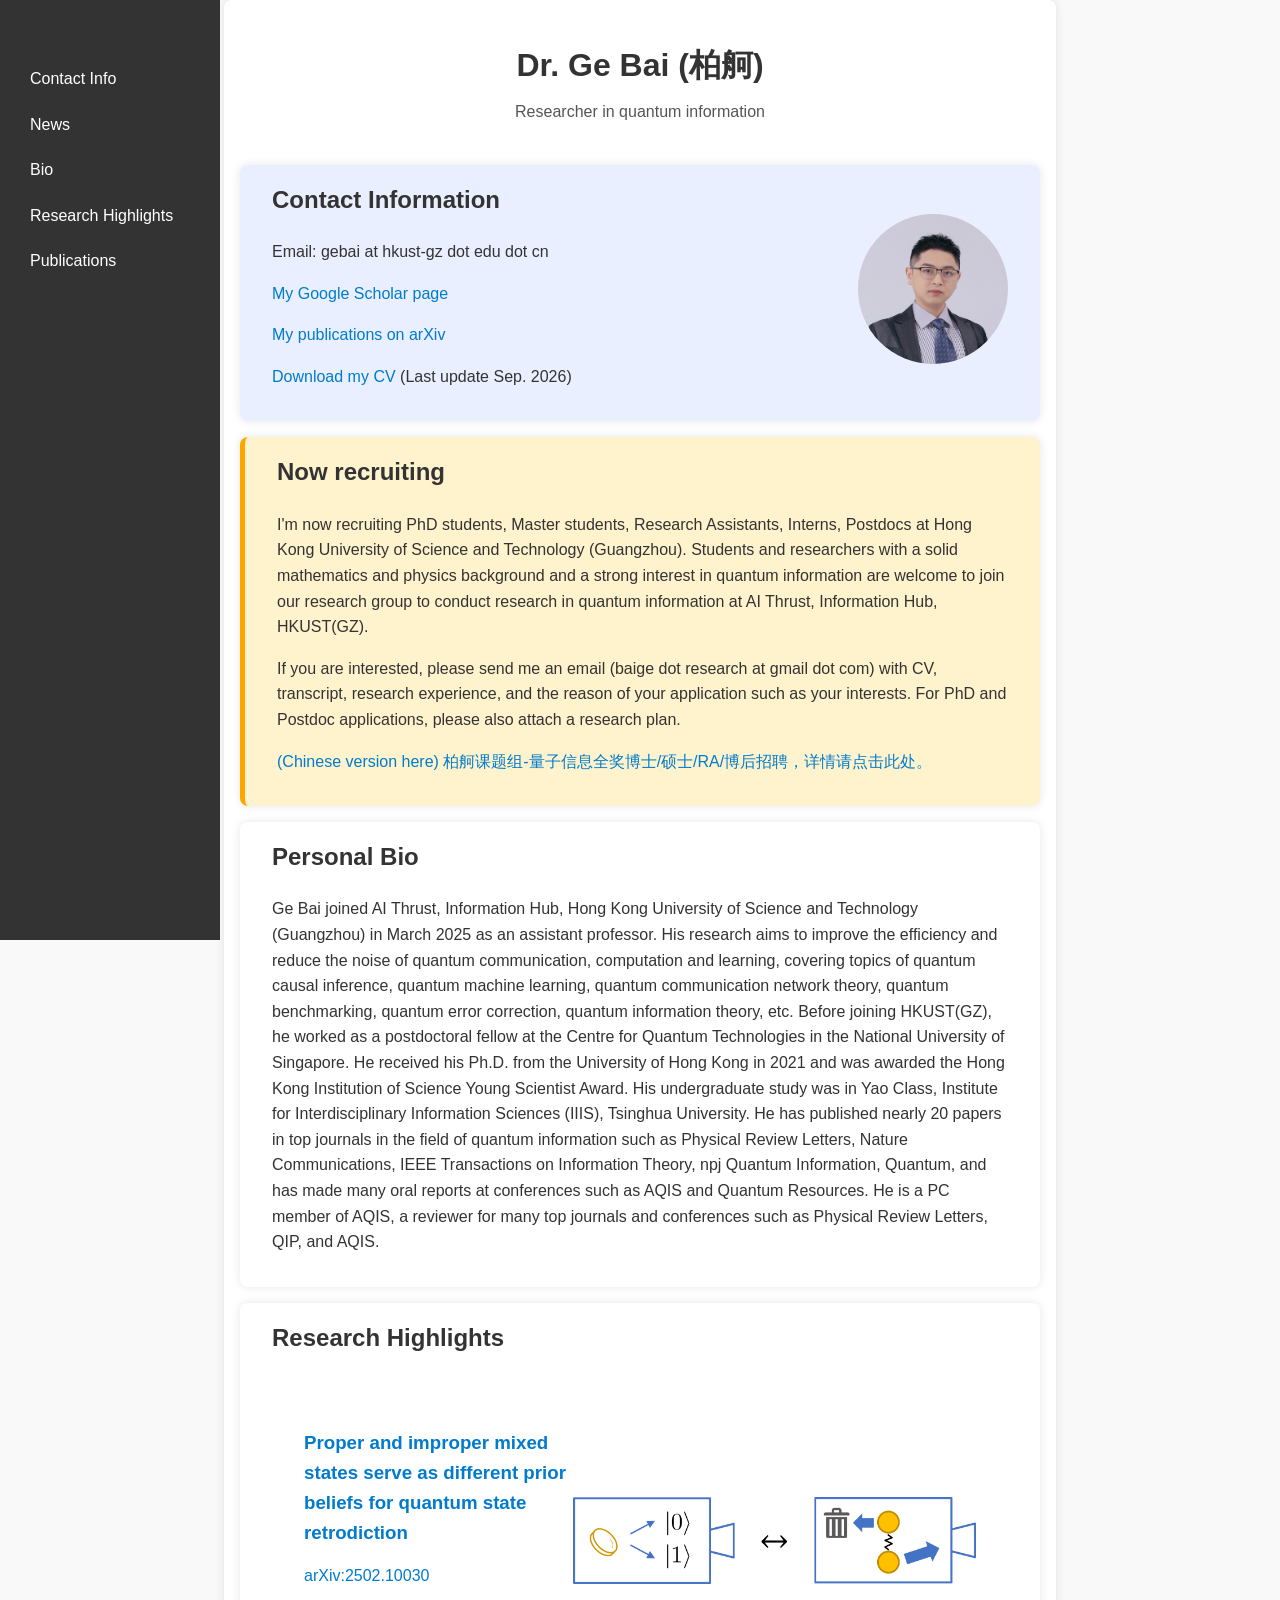
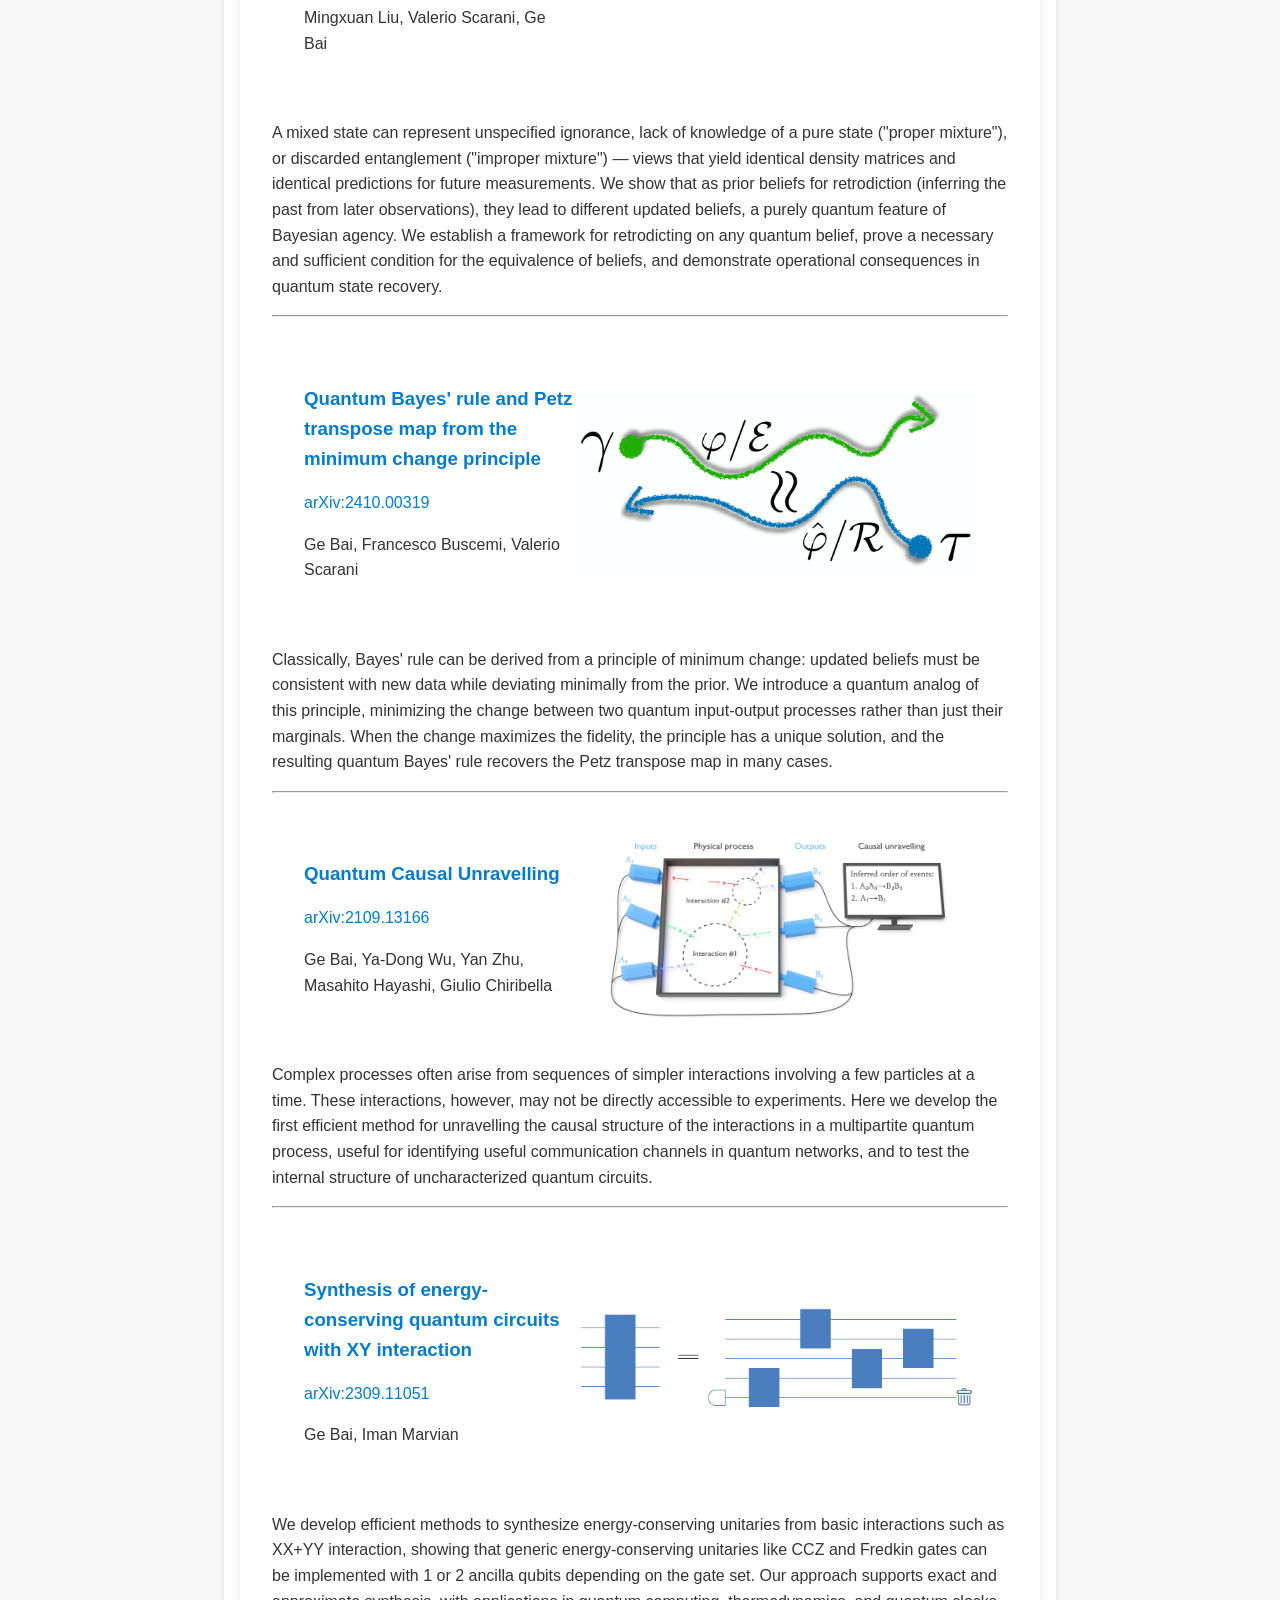
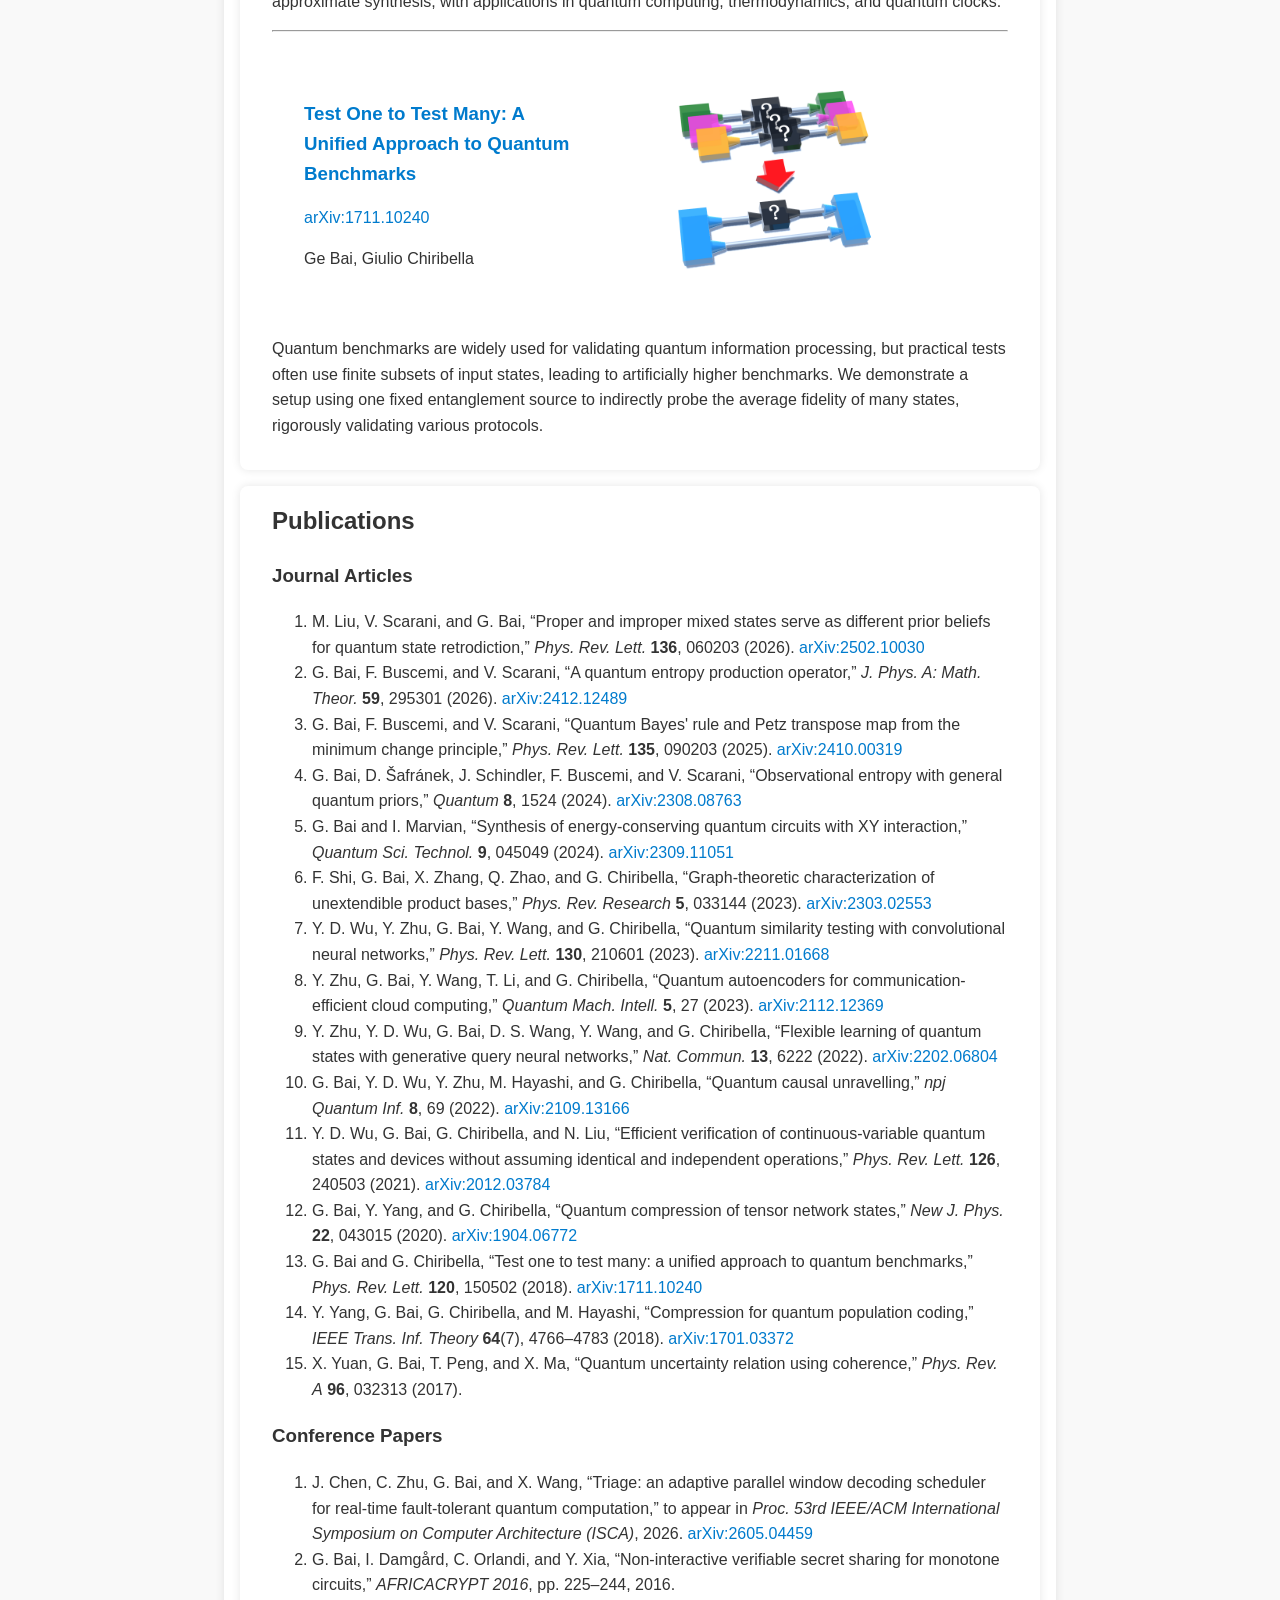
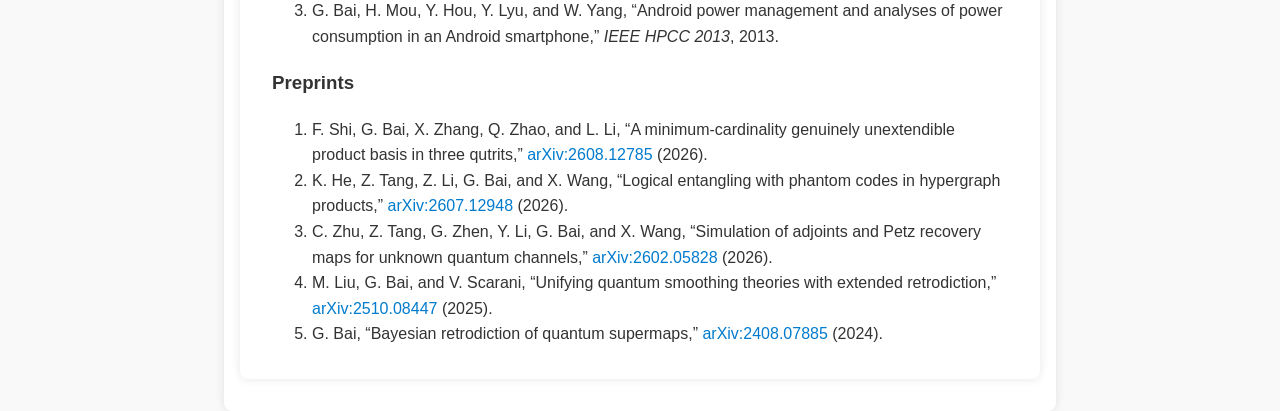
<file: index.html>
<!DOCTYPE html>
<html lang="en">
<head>
    <meta charset="UTF-8">
    <meta name="viewport" content="width=device-width, initial-scale=1.0">
    <title>Ge Bai's Homepage</title>
    <link rel="stylesheet" href="styles.css">
</head>
<body>
            <button id="sidebarToggle" class="sidebar-toggle">☰</button>
    <div class="sidebar" id="sidebar">
        <nav>
            <ul>
                <li><a href="#contact-bio">Contact Info</a></li>
                <li><a href="#recruitment">News</a></li>
                <li><a href="#bio">Bio</a></li>
                <li><a href="#research">Research Highlights</a></li>
                <li><a href="#publications">Publications</a></li>
            </ul>
        </nav>
    </div>
    <div class="container">
        <header>
            <h1>Dr. Ge Bai (柏舸)</h1>
            <p>Researcher in quantum information</p>
        </header>
        <section id="contact-bio">
            <div id="contact">
                <h2>Contact Information</h2>
                <p>Email: gebai at hkust-gz dot edu dot cn</p>
                <p><a href="https://scholar.google.com/citations?user=usrPjHoAAAAJ" download>My Google Scholar page</a></p>
                <p><a href="https://arxiv.org/a/bai_g_1.html" download>My publications on arXiv</a></p>
                <!-- <p>Phone: TBA</p>
                <p>Address: TBA</p> -->
                <p><a href="CV/CV_GeBai.pdf" download>Download my CV</a> (Last update Sep. 2026)</p>
            </div>
            <div id="photo">
                <img src="ded426bf51dabfe0f5594c5099b81be.jpg" alt="Personal photo" class="profile-photo">
            </div>
        </section>
        <section id="recruitment">
            <h2>Now recruiting</h2>
            <p>
                I'm now recruiting PhD students, Master students, Research Assistants, Interns, Postdocs at Hong Kong University of Science and Technology (Guangzhou). Students and researchers with a solid mathematics and physics background and a strong interest in quantum information are welcome to join our research group to conduct research in quantum information at AI Thrust, Information Hub, HKUST(GZ).
            </p>
            <p>
                If you are interested, please send me an email (baige dot research at gmail dot com) with CV, transcript, research experience, and the reason of your application such as your interests. For PhD and Postdoc applications, please also attach a research plan.
            </p>
            <p>
                <!-- <a href="https://zhuanlan.zhihu.com/p/15219589139">Click here for more details.</a>  -->
                <a href="https://zhuanlan.zhihu.com/p/15219589139"> (Chinese version here) 柏舸课题组-量子信息全奖博士/硕士/RA/博后招聘，详情请点击此处。</a>
            </p>
        </section>
        <section id="bio">
            <h2>Personal Bio</h2>
            <p>
                Ge Bai joined AI Thrust, Information Hub, Hong Kong University of Science and Technology (Guangzhou) in March 2025 as an assistant professor. His research aims to improve the efficiency and reduce the noise of quantum communication, computation and learning, covering topics of quantum causal inference, quantum machine learning, quantum communication network theory, quantum benchmarking, quantum error correction, quantum information theory, etc. Before joining HKUST(GZ), he worked as a postdoctoral fellow at the Centre for Quantum Technologies in the National University of Singapore. He received his Ph.D. from the University of Hong Kong in 2021 and was awarded the Hong Kong Institution of Science Young Scientist Award. His undergraduate study was in Yao Class, Institute for Interdisciplinary Information Sciences (IIIS), Tsinghua University. He has published nearly 20 papers in top journals in the field of quantum information such as Physical Review Letters, Nature Communications, IEEE Transactions on Information Theory, npj Quantum Information, Quantum, and has made many oral reports at conferences such as AQIS and Quantum Resources. He is a PC member of AQIS, a reviewer for many top journals and conferences such as Physical Review Letters, QIP, and AQIS.
            </p>
        </section>
        <section id="research">
            <h2>Research Highlights</h2>
            <div class="research">
                <article class="research-title">
                    <h3><a href="https://journals.aps.org/prl/abstract/10.1103/xx43-p1py">Proper and improper mixed states serve as different prior beliefs for quantum state retrodiction</a></h3>
                    <p><a href="https://arxiv.org/abs/2502.10030">arXiv:2502.10030</a></p>
                    <p>Mingxuan Liu, Valerio Scarani, Ge Bai</p>
                </article>
                <img src="figures/proper-improper.png" class="research-photo">
            </div>
            <div>
                <p>
                    A mixed state can represent unspecified ignorance, lack of knowledge of a pure state ("proper mixture"), or discarded entanglement ("improper mixture") — views that yield identical density matrices and identical predictions for future measurements. We show that as prior beliefs for retrodiction (inferring the past from later observations), they lead to different updated beliefs, a purely quantum feature of Bayesian agency. We establish a framework for retrodicting on any quantum belief, prove a necessary and sufficient condition for the equivalence of beliefs, and demonstrate operational consequences in quantum state recovery.
                </p>
            <div>
            <hr>

            <div class="research">
                <article class="research-title">
                    <h3><a href="https://journals.aps.org/prl/abstract/10.1103/5n4p-bxhm">Quantum Bayes' rule and Petz transpose map from the minimum change principle</a></h3>
                    <p><a href="https://arxiv.org/abs/2410.00319">arXiv:2410.00319</a></p>
                    <p>Ge Bai, Francesco Buscemi, Valerio Scarani</p>
                </article>
                <img src="figures/minimum_change.png" class="research-photo">
            </div>
            <div>
                <p>
                    Classically, Bayes' rule can be derived from a principle of minimum change: updated beliefs must be consistent with new data while deviating minimally from the prior. We introduce a quantum analog of this principle, minimizing the change between two quantum input-output processes rather than just their marginals. When the change maximizes the fidelity, the principle has a unique solution, and the resulting quantum Bayes' rule recovers the Petz transpose map in many cases.
                </p>
            <div>
            <hr>

            <div class="research">
                <article class="research-title">
                    <h3><a href="https://www.nature.com/articles/s41534-022-00578-4">Quantum Causal Unravelling</a></h3>
                    <p><a href="https://arxiv.org/abs/2109.13166">arXiv:2109.13166</a></p>
                    <p>Ge Bai, Ya-Dong Wu, Yan Zhu, Masahito Hayashi, Giulio Chiribella</p>
                </article>
                <img src="figures/causal_unravelling.png"  class="research-photo">
            </div>
            <div>
                <p>
                        Complex processes often arise from sequences of simpler interactions involving a few particles at a time. These interactions, however, may not be directly accessible to experiments. Here we develop the first efficient method for unravelling the causal structure of the interactions in a multipartite quantum process, useful for identifying useful communication channels in quantum networks, and to test the internal structure of uncharacterized quantum circuits.
                    </p>
            <div>
            <hr>

            <div class="research">
                <article class="research-title">
                    <h3><a href="https://iopscience.iop.org/article/10.1088/2058-9565/ad53fa/pdf">Synthesis of energy-conserving quantum circuits with XY interaction</a></h3>
                    <p><a href="https://arxiv.org/abs/2309.11051">arXiv:2309.11051</a></p>
                    <p>Ge Bai, Iman Marvian</p>
                </article>
                <img src="figures/energy-conserving.png"  class="research-photo">
            </div>
            <div>
                <p>    
                    We develop efficient methods to synthesize energy-conserving unitaries from basic interactions such as XX+YY interaction, showing that generic energy-conserving unitaries like CCZ and Fredkin gates can be implemented with 1 or 2 ancilla qubits depending on the gate set. Our approach supports exact and approximate synthesis, with applications in quantum computing, thermodynamics, and quantum clocks.
                </p>
            <div>
            <hr>

            <div class="research">
                <article class="research-title">
                    <h3><a href="https://journals.aps.org/prl/abstract/10.1103/PhysRevLett.120.150502">Test One to Test Many: A Unified Approach to Quantum Benchmarks</a></h3>
                    <p><a href="https://arxiv.org/abs/1711.10240">arXiv:1711.10240</a></p>
                    <p>Ge Bai, Giulio Chiribella</p>
                </article>
                <img src="figures/benchmarks.png"  class="research-photo">
            </div>
            <div>
                <p>    
                    Quantum benchmarks are widely used for validating quantum information processing, but practical tests often use finite subsets of input states, leading to artificially higher benchmarks. We demonstrate a setup using one fixed entanglement source to indirectly probe the average fidelity of many states, rigorously validating various protocols.
                </p>
            <div>

        </section>

        <section id="publications">
            <h2>Publications</h2>
            <h3>Journal Articles</h3>
            <ol>
                <li>M. Liu, V. Scarani, and G. Bai, “Proper and improper mixed states serve as different prior beliefs for quantum state retrodiction,” <i>Phys. Rev. Lett.</i> <b>136</b>, 060203 (2026). <a href="https://arxiv.org/abs/2502.10030">arXiv:2502.10030</a></li>
                <li>G. Bai, F. Buscemi, and V. Scarani, “A quantum entropy production operator,” <i>J. Phys. A: Math. Theor.</i> <b>59</b>, 295301 (2026). <a href="https://arxiv.org/abs/2412.12489">arXiv:2412.12489</a></li>
                <li>G. Bai, F. Buscemi, and V. Scarani, “Quantum Bayes' rule and Petz transpose map from the minimum change principle,” <i>Phys. Rev. Lett.</i> <b>135</b>, 090203 (2025). <a href="https://arxiv.org/abs/2410.00319">arXiv:2410.00319</a></li>
                <li>G. Bai, D. Šafránek, J. Schindler, F. Buscemi, and V. Scarani, “Observational entropy with general quantum priors,” <i>Quantum</i> <b>8</b>, 1524 (2024). <a href="https://arxiv.org/abs/2308.08763">arXiv:2308.08763</a></li>
                <li>G. Bai and I. Marvian, “Synthesis of energy-conserving quantum circuits with XY interaction,” <i>Quantum Sci. Technol.</i> <b>9</b>, 045049 (2024). <a href="https://arxiv.org/abs/2309.11051">arXiv:2309.11051</a></li>
                <li>F. Shi, G. Bai, X. Zhang, Q. Zhao, and G. Chiribella, “Graph-theoretic characterization of unextendible product bases,” <i>Phys. Rev. Research</i> <b>5</b>, 033144 (2023). <a href="https://arxiv.org/abs/2303.02553">arXiv:2303.02553</a></li>
                <li>Y. D. Wu, Y. Zhu, G. Bai, Y. Wang, and G. Chiribella, “Quantum similarity testing with convolutional neural networks,” <i>Phys. Rev. Lett.</i> <b>130</b>, 210601 (2023). <a href="https://arxiv.org/abs/2211.01668">arXiv:2211.01668</a></li>
                <li>Y. Zhu, G. Bai, Y. Wang, T. Li, and G. Chiribella, “Quantum autoencoders for communication-efficient cloud computing,” <i>Quantum Mach. Intell.</i> <b>5</b>, 27 (2023). <a href="https://arxiv.org/abs/2112.12369">arXiv:2112.12369</a></li>
                <li>Y. Zhu, Y. D. Wu, G. Bai, D. S. Wang, Y. Wang, and G. Chiribella, “Flexible learning of quantum states with generative query neural networks,” <i>Nat. Commun.</i> <b>13</b>, 6222 (2022). <a href="https://arxiv.org/abs/2202.06804">arXiv:2202.06804</a></li>
                <li>G. Bai, Y. D. Wu, Y. Zhu, M. Hayashi, and G. Chiribella, “Quantum causal unravelling,” <i>npj Quantum Inf.</i> <b>8</b>, 69 (2022). <a href="https://arxiv.org/abs/2109.13166">arXiv:2109.13166</a></li>
                <li>Y. D. Wu, G. Bai, G. Chiribella, and N. Liu, “Efficient verification of continuous-variable quantum states and devices without assuming identical and independent operations,” <i>Phys. Rev. Lett.</i> <b>126</b>, 240503 (2021). <a href="https://arxiv.org/abs/2012.03784">arXiv:2012.03784</a></li>
                <li>G. Bai, Y. Yang, and G. Chiribella, “Quantum compression of tensor network states,” <i>New J. Phys.</i> <b>22</b>, 043015 (2020). <a href="https://arxiv.org/abs/1904.06772">arXiv:1904.06772</a></li>
                <li>G. Bai and G. Chiribella, “Test one to test many: a unified approach to quantum benchmarks,” <i>Phys. Rev. Lett.</i> <b>120</b>, 150502 (2018). <a href="https://arxiv.org/abs/1711.10240">arXiv:1711.10240</a></li>
                <li>Y. Yang, G. Bai, G. Chiribella, and M. Hayashi, “Compression for quantum population coding,” <i>IEEE Trans. Inf. Theory</i> <b>64</b>(7), 4766–4783 (2018). <a href="https://arxiv.org/abs/1701.03372">arXiv:1701.03372</a></li>
                <li>X. Yuan, G. Bai, T. Peng, and X. Ma, “Quantum uncertainty relation using coherence,” <i>Phys. Rev. A</i> <b>96</b>, 032313 (2017).</li>
            </ol>
            <h3>Conference Papers</h3>
            <ol>
                <li>J. Chen, C. Zhu, G. Bai, and X. Wang, “Triage: an adaptive parallel window decoding scheduler for real-time fault-tolerant quantum computation,” to appear in <i>Proc. 53rd IEEE/ACM International Symposium on Computer Architecture (ISCA)</i>, 2026. <a href="https://arxiv.org/abs/2605.04459">arXiv:2605.04459</a></li>
                <li>G. Bai, I. Damgård, C. Orlandi, and Y. Xia, “Non-interactive verifiable secret sharing for monotone circuits,” <i>AFRICACRYPT 2016</i>, pp. 225–244, 2016.</li>
                <li>G. Bai, H. Mou, Y. Hou, Y. Lyu, and W. Yang, “Android power management and analyses of power consumption in an Android smartphone,” <i>IEEE HPCC 2013</i>, 2013.</li>
            </ol>
            <h3>Preprints</h3>
            <ol>
                <li>F. Shi, G. Bai, X. Zhang, Q. Zhao, and L. Li, “A minimum-cardinality genuinely unextendible product basis in three qutrits,” <a href="https://arxiv.org/abs/2608.12785">arXiv:2608.12785</a> (2026).</li>
                <li>K. He, Z. Tang, Z. Li, G. Bai, and X. Wang, “Logical entangling with phantom codes in hypergraph products,” <a href="https://arxiv.org/abs/2607.12948">arXiv:2607.12948</a> (2026).</li>
                <li>C. Zhu, Z. Tang, G. Zhen, Y. Li, G. Bai, and X. Wang, “Simulation of adjoints and Petz recovery maps for unknown quantum channels,” <a href="https://arxiv.org/abs/2602.05828">arXiv:2602.05828</a> (2026).</li>
                <li>M. Liu, G. Bai, and V. Scarani, “Unifying quantum smoothing theories with extended retrodiction,” <a href="https://arxiv.org/abs/2510.08447">arXiv:2510.08447</a> (2025).</li>
                <li>G. Bai, “Bayesian retrodiction of quantum supermaps,” <a href="https://arxiv.org/abs/2408.07885">arXiv:2408.07885</a> (2024).</li>
            </ol>
        </section>
    </div>
    <script>
        document.getElementById('sidebarToggle').addEventListener('click', function() {
            document.getElementById('sidebar').classList.toggle('active');
        });
    </script>
</body>
</html>
</file>
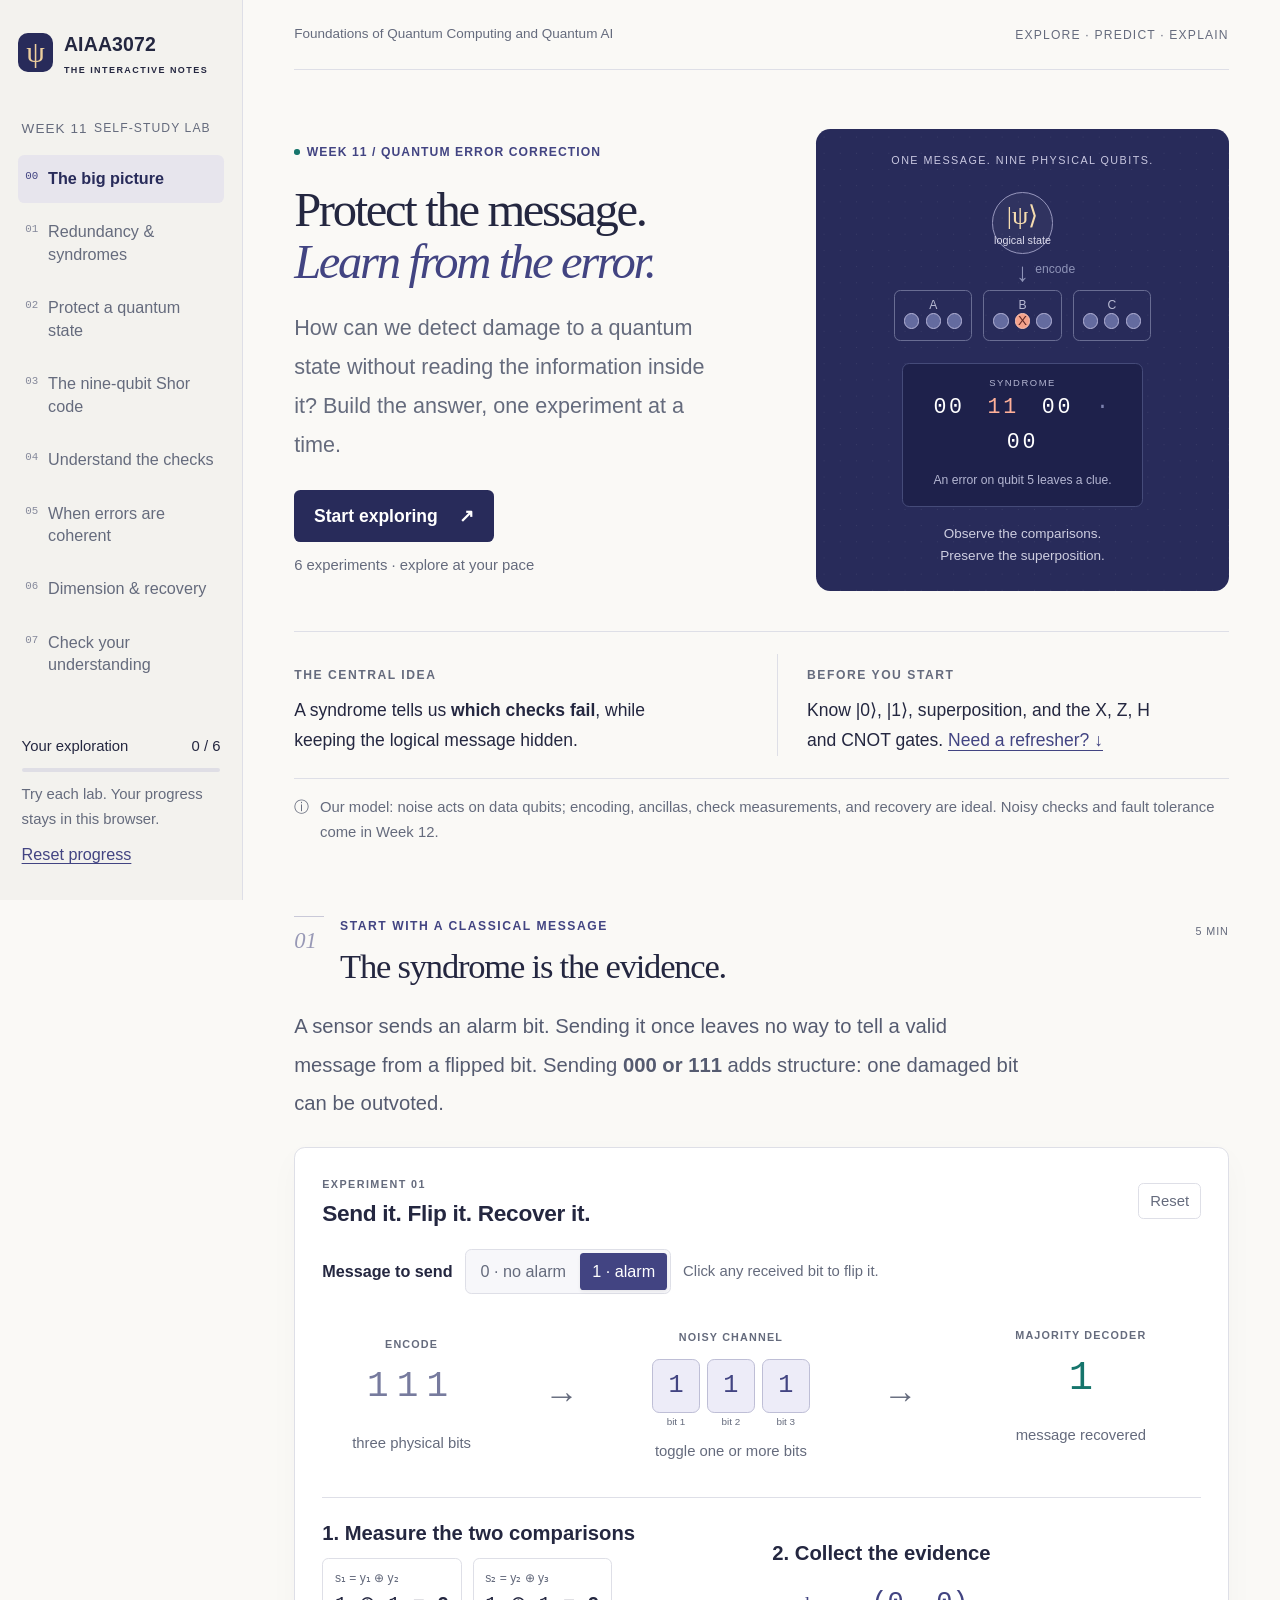
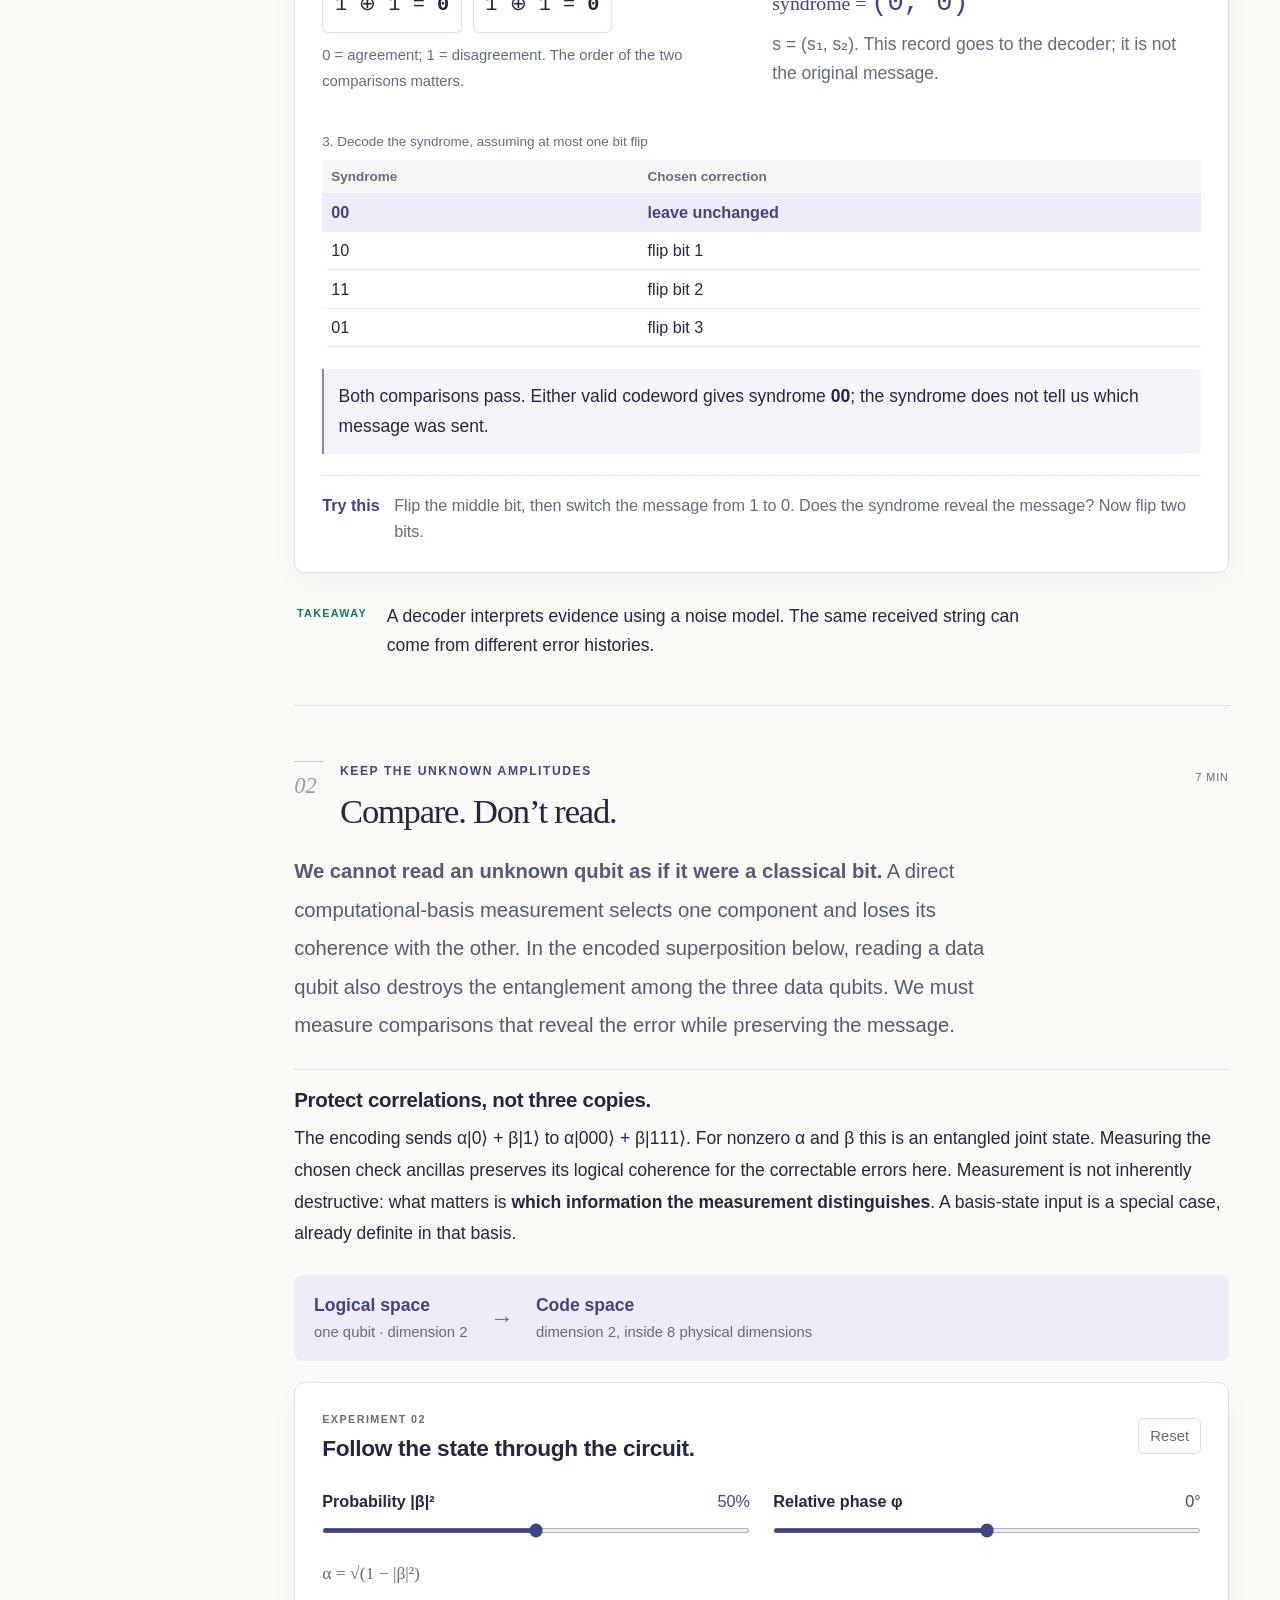
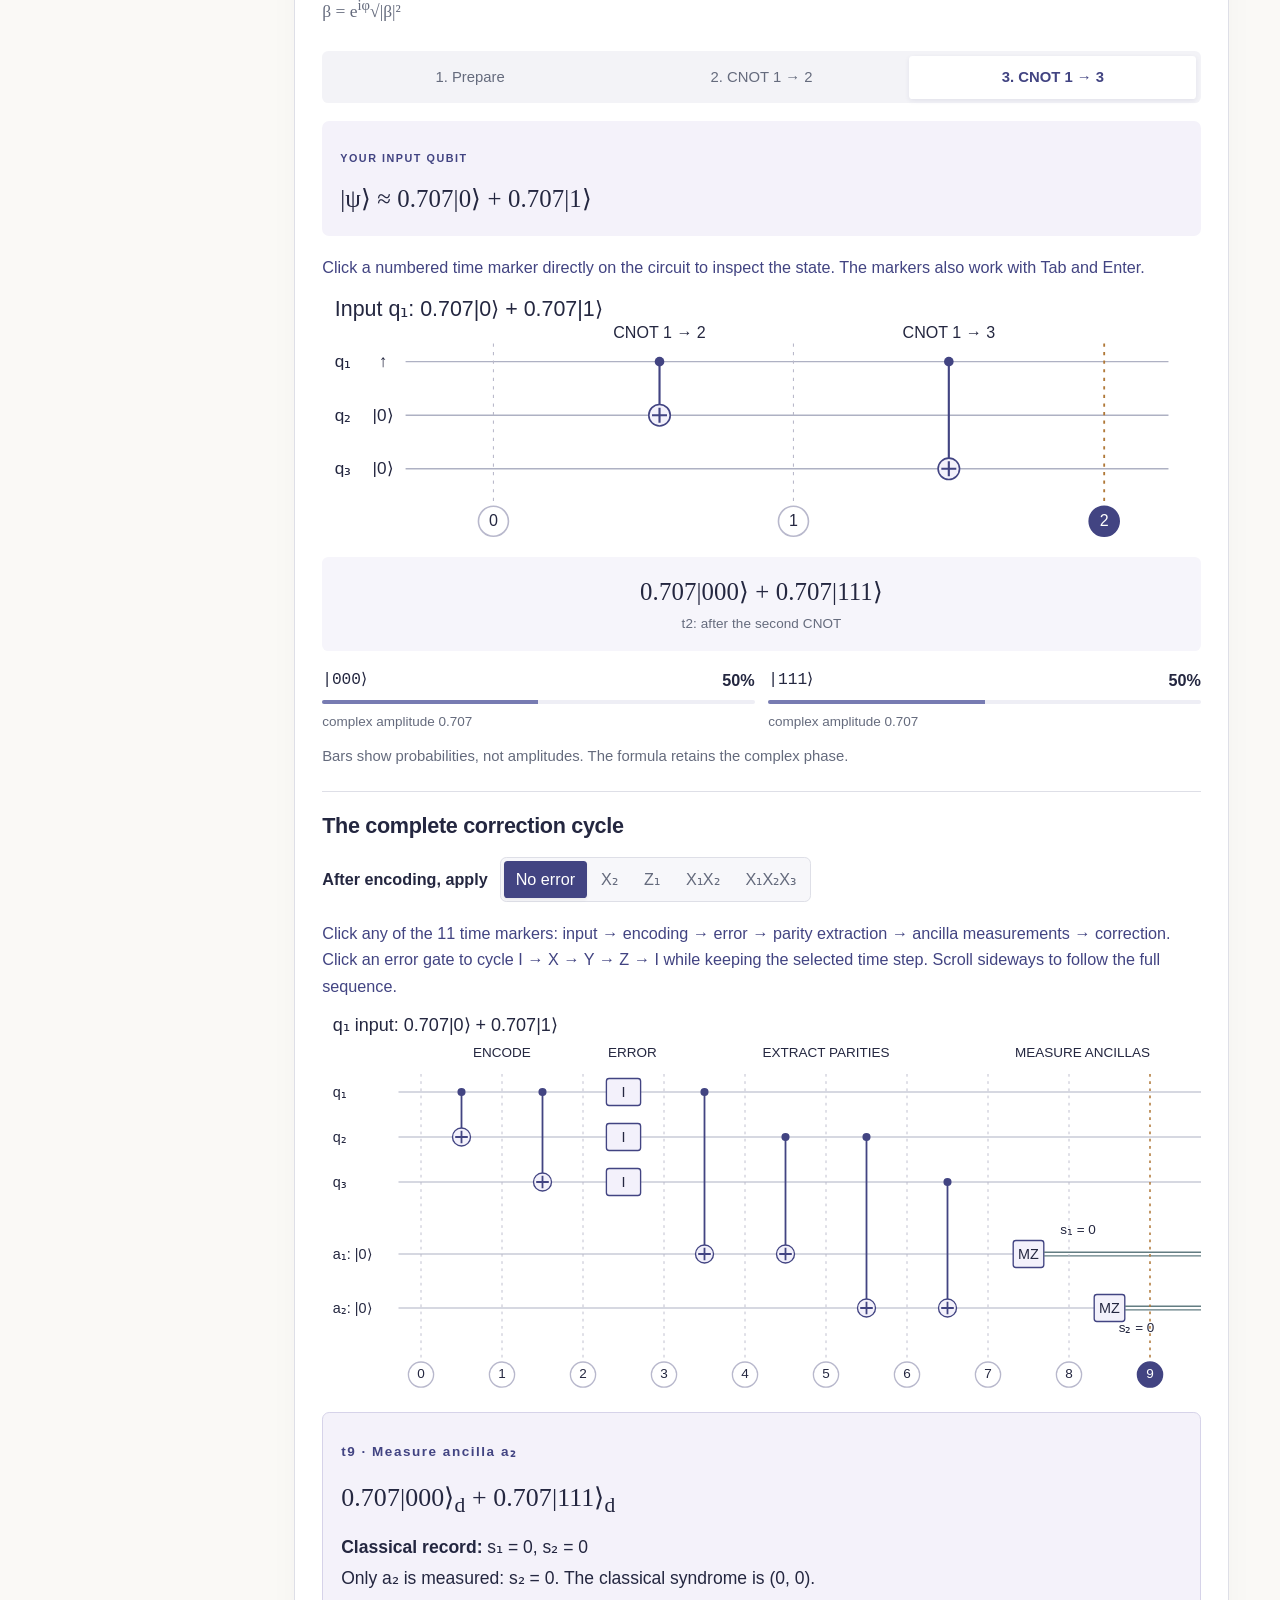
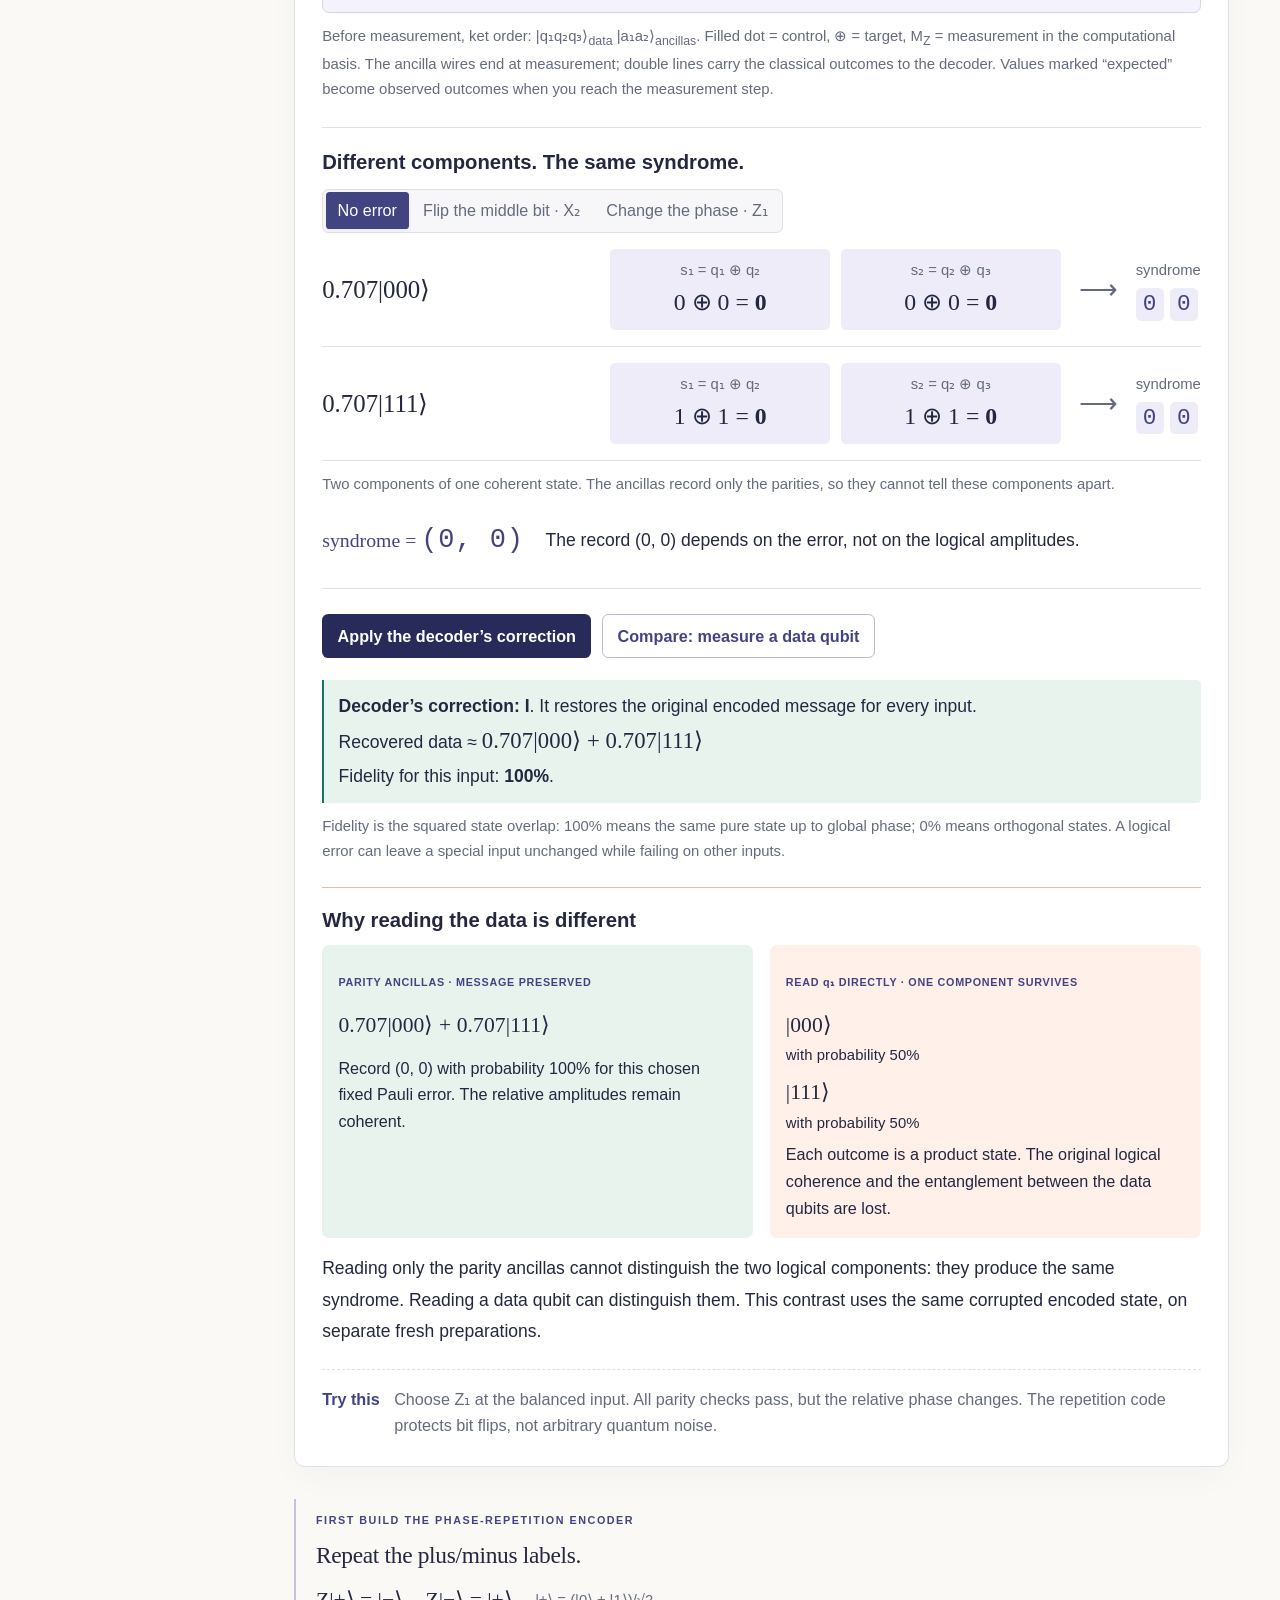
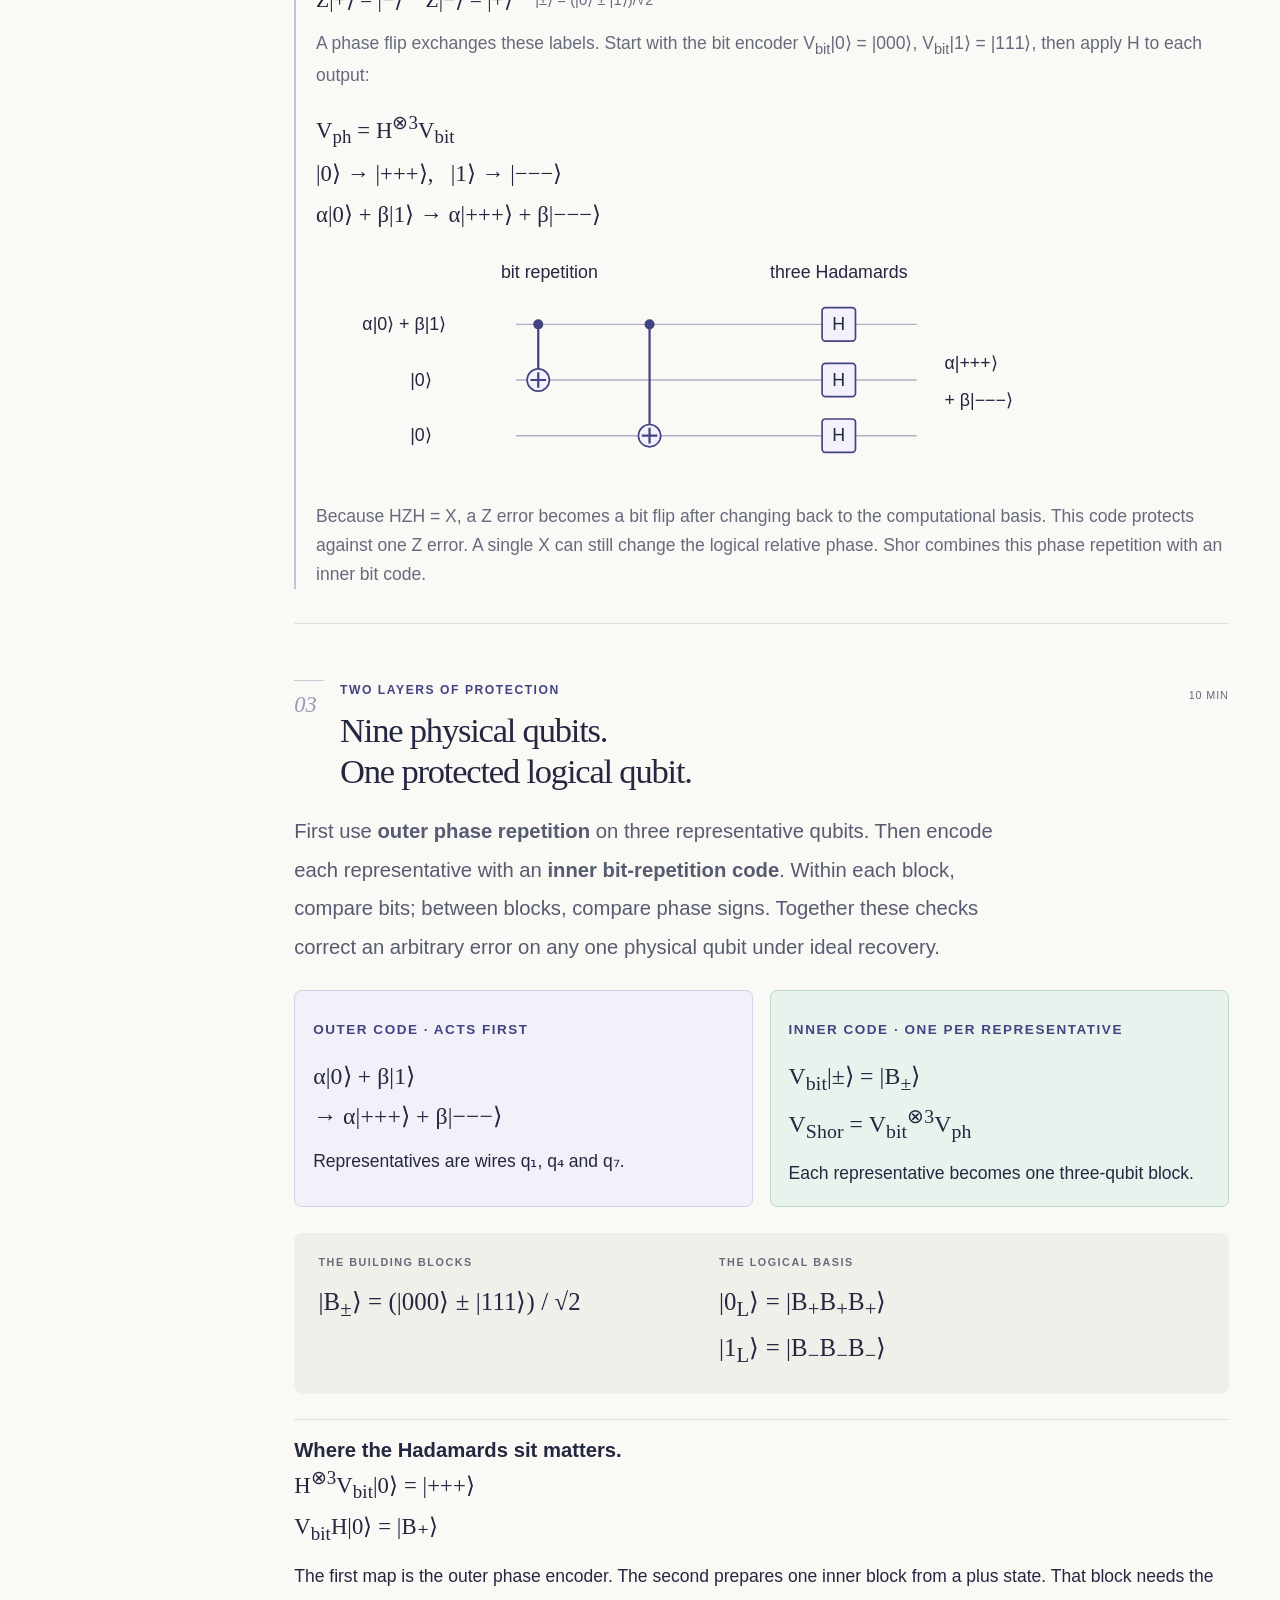
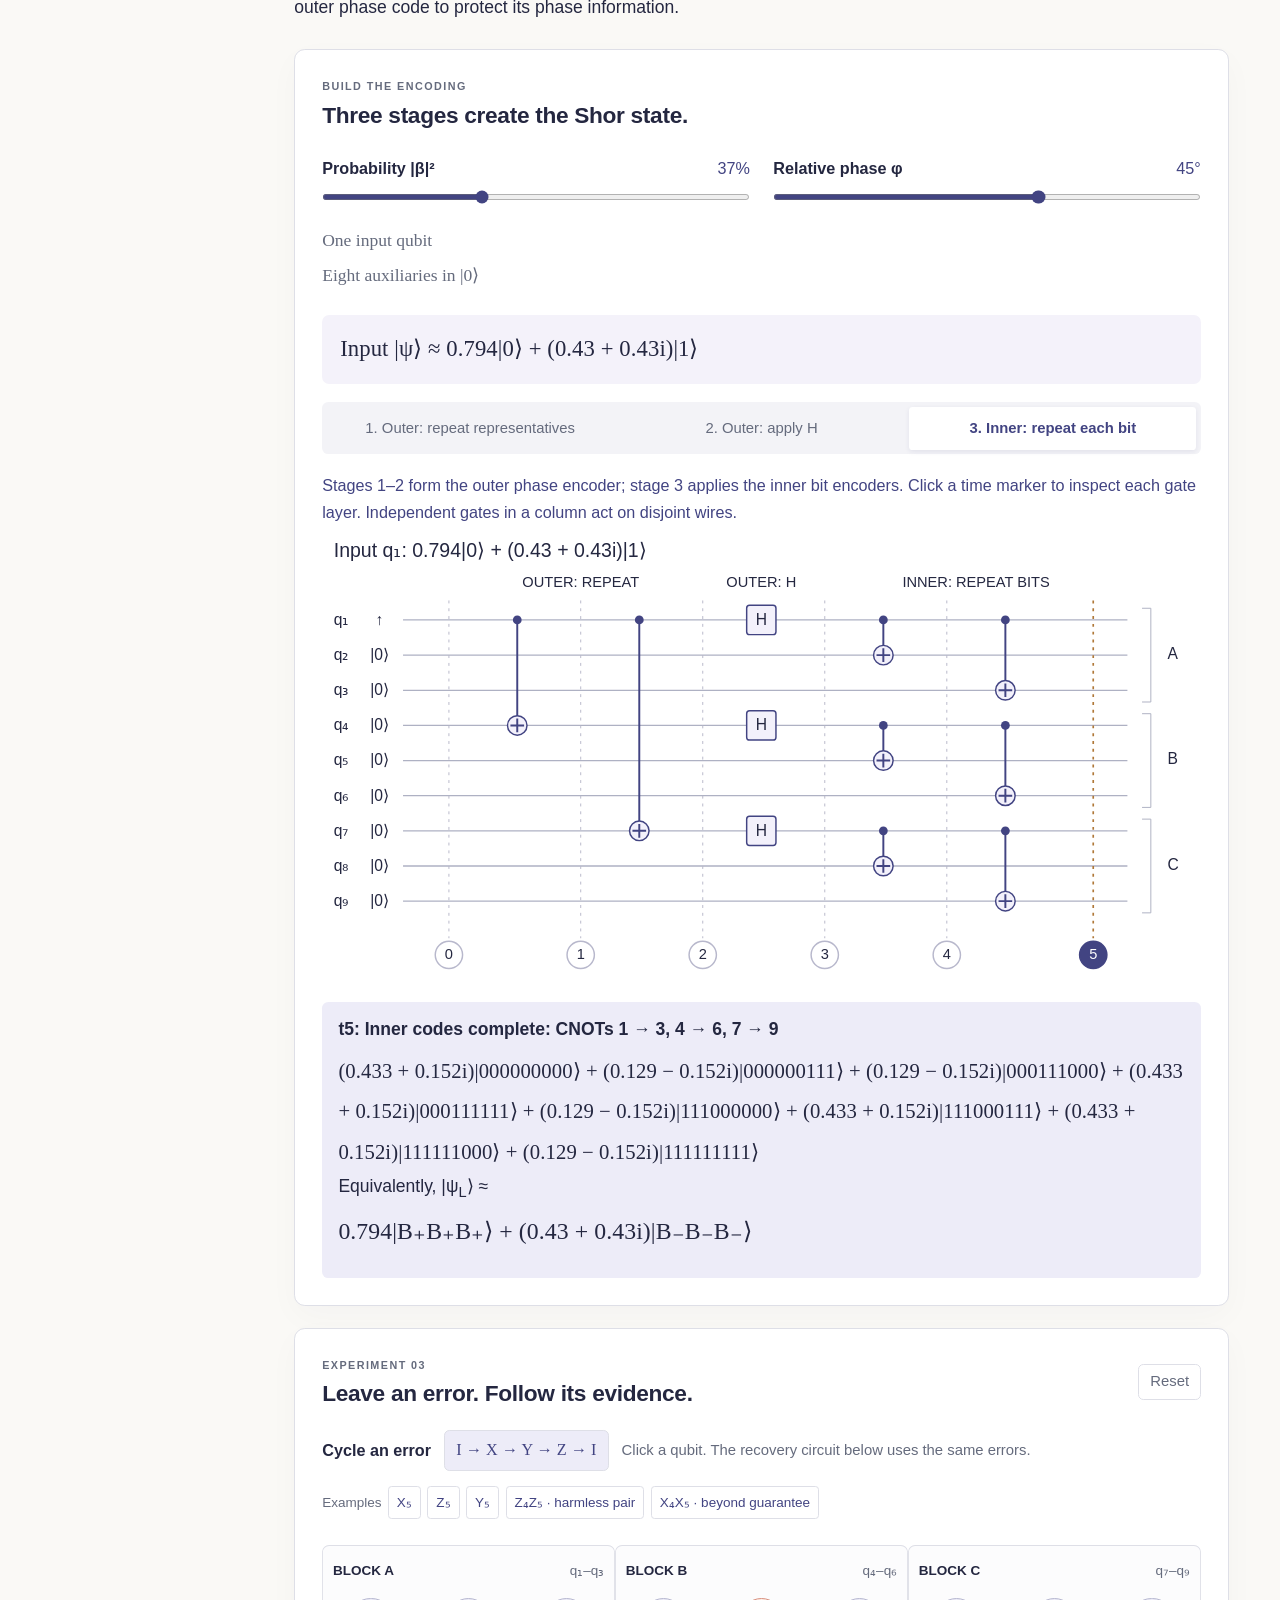
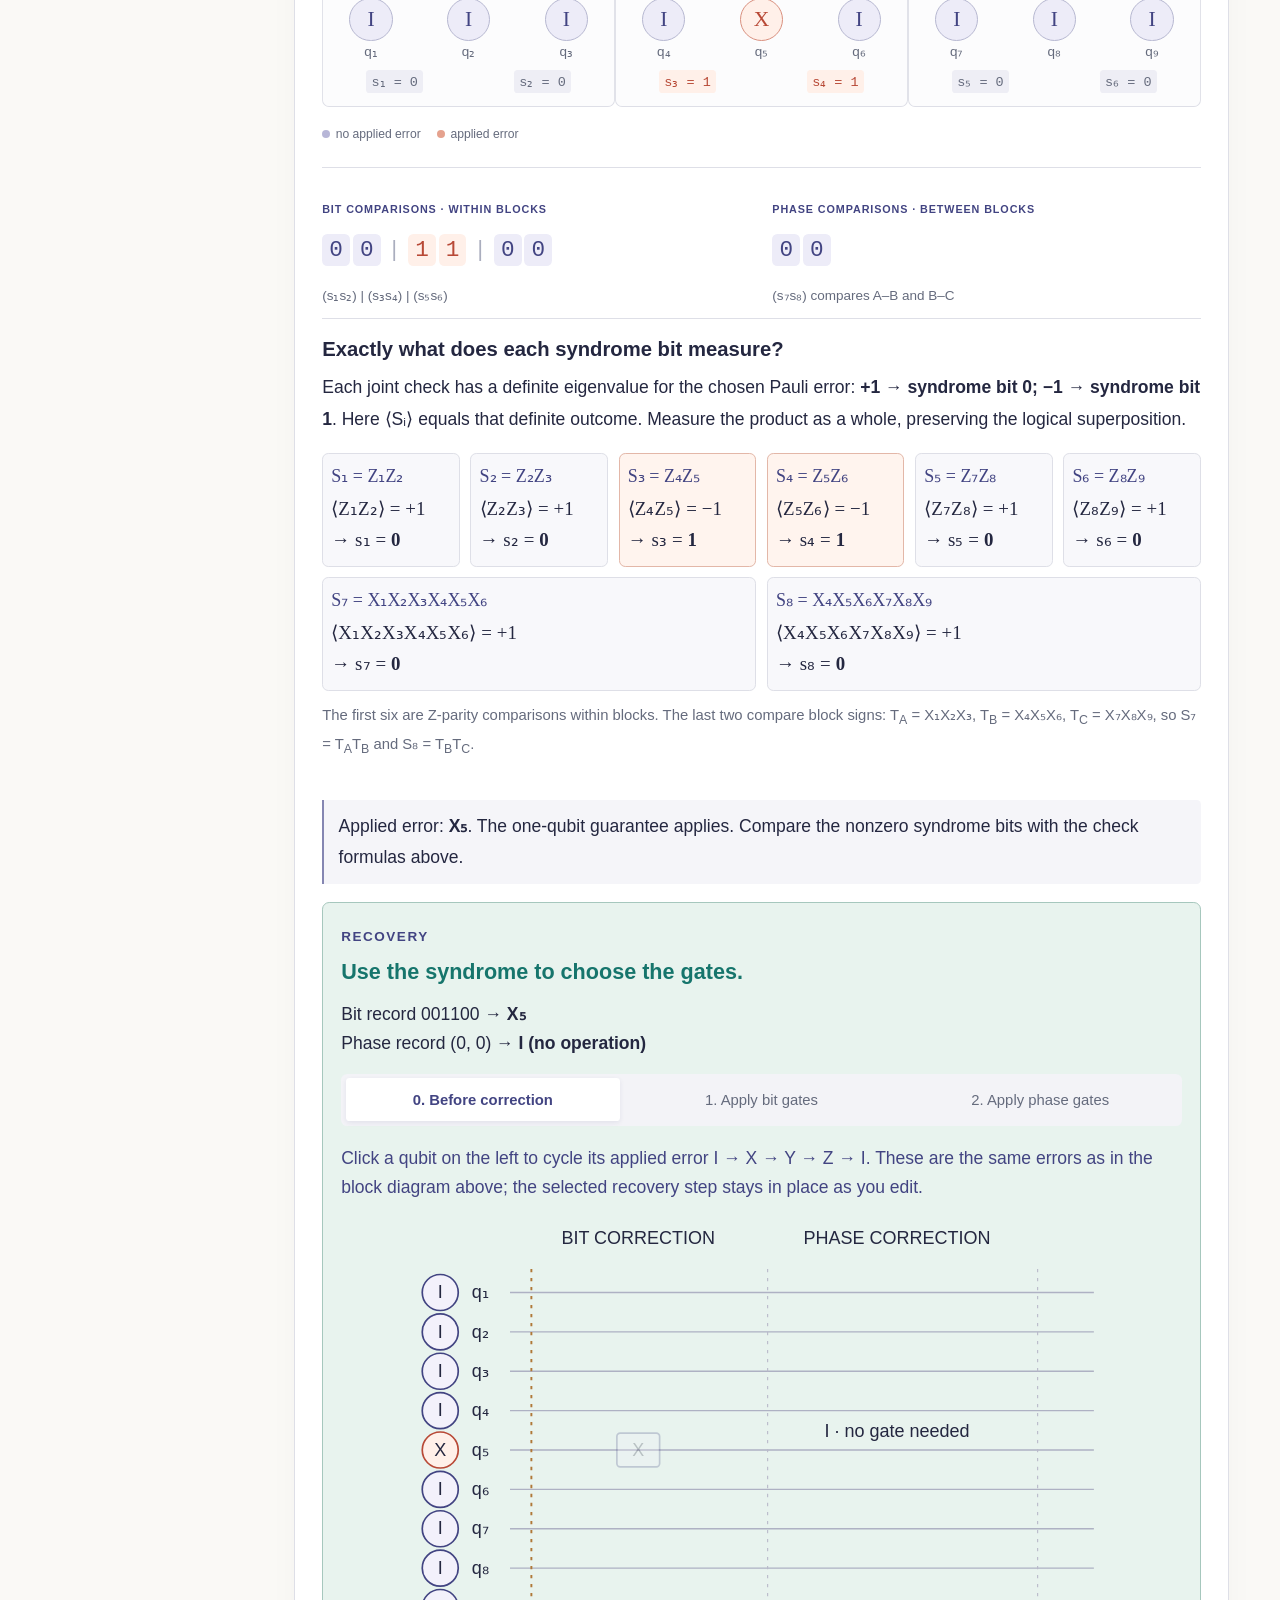
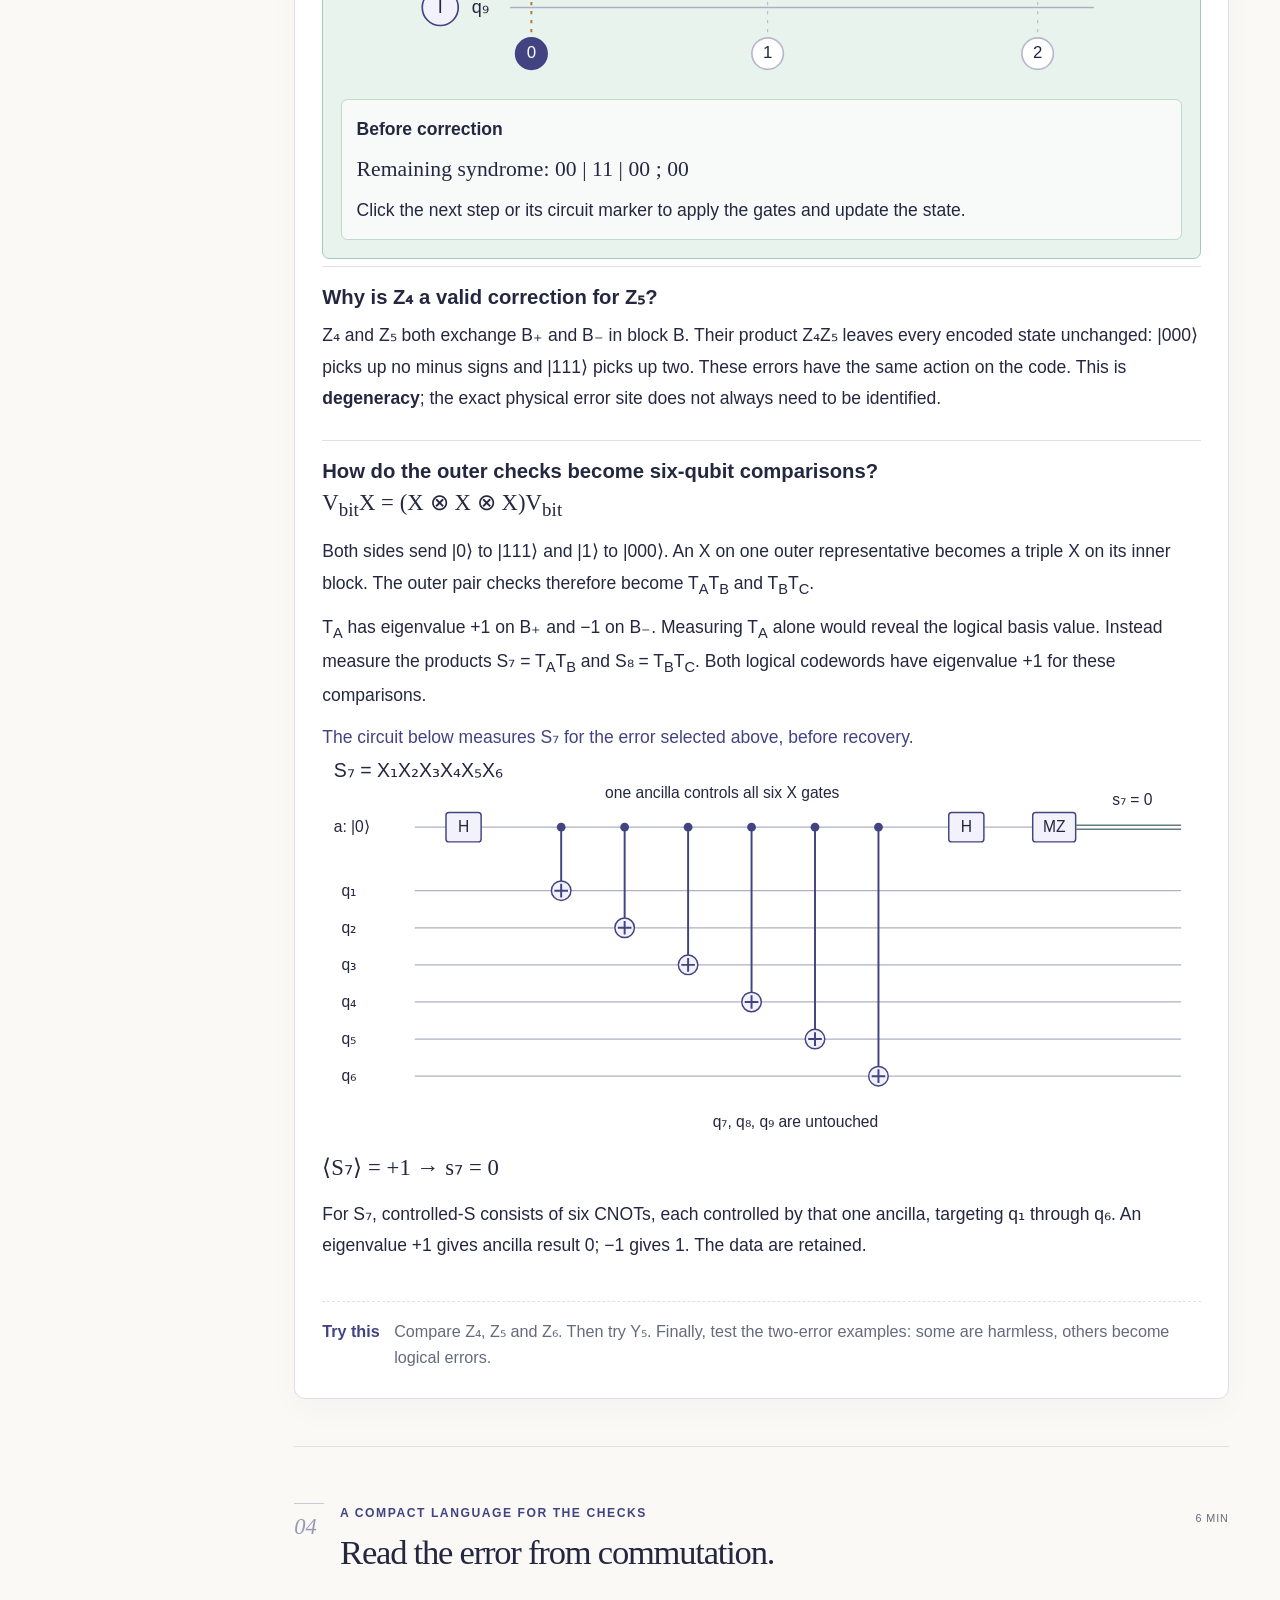
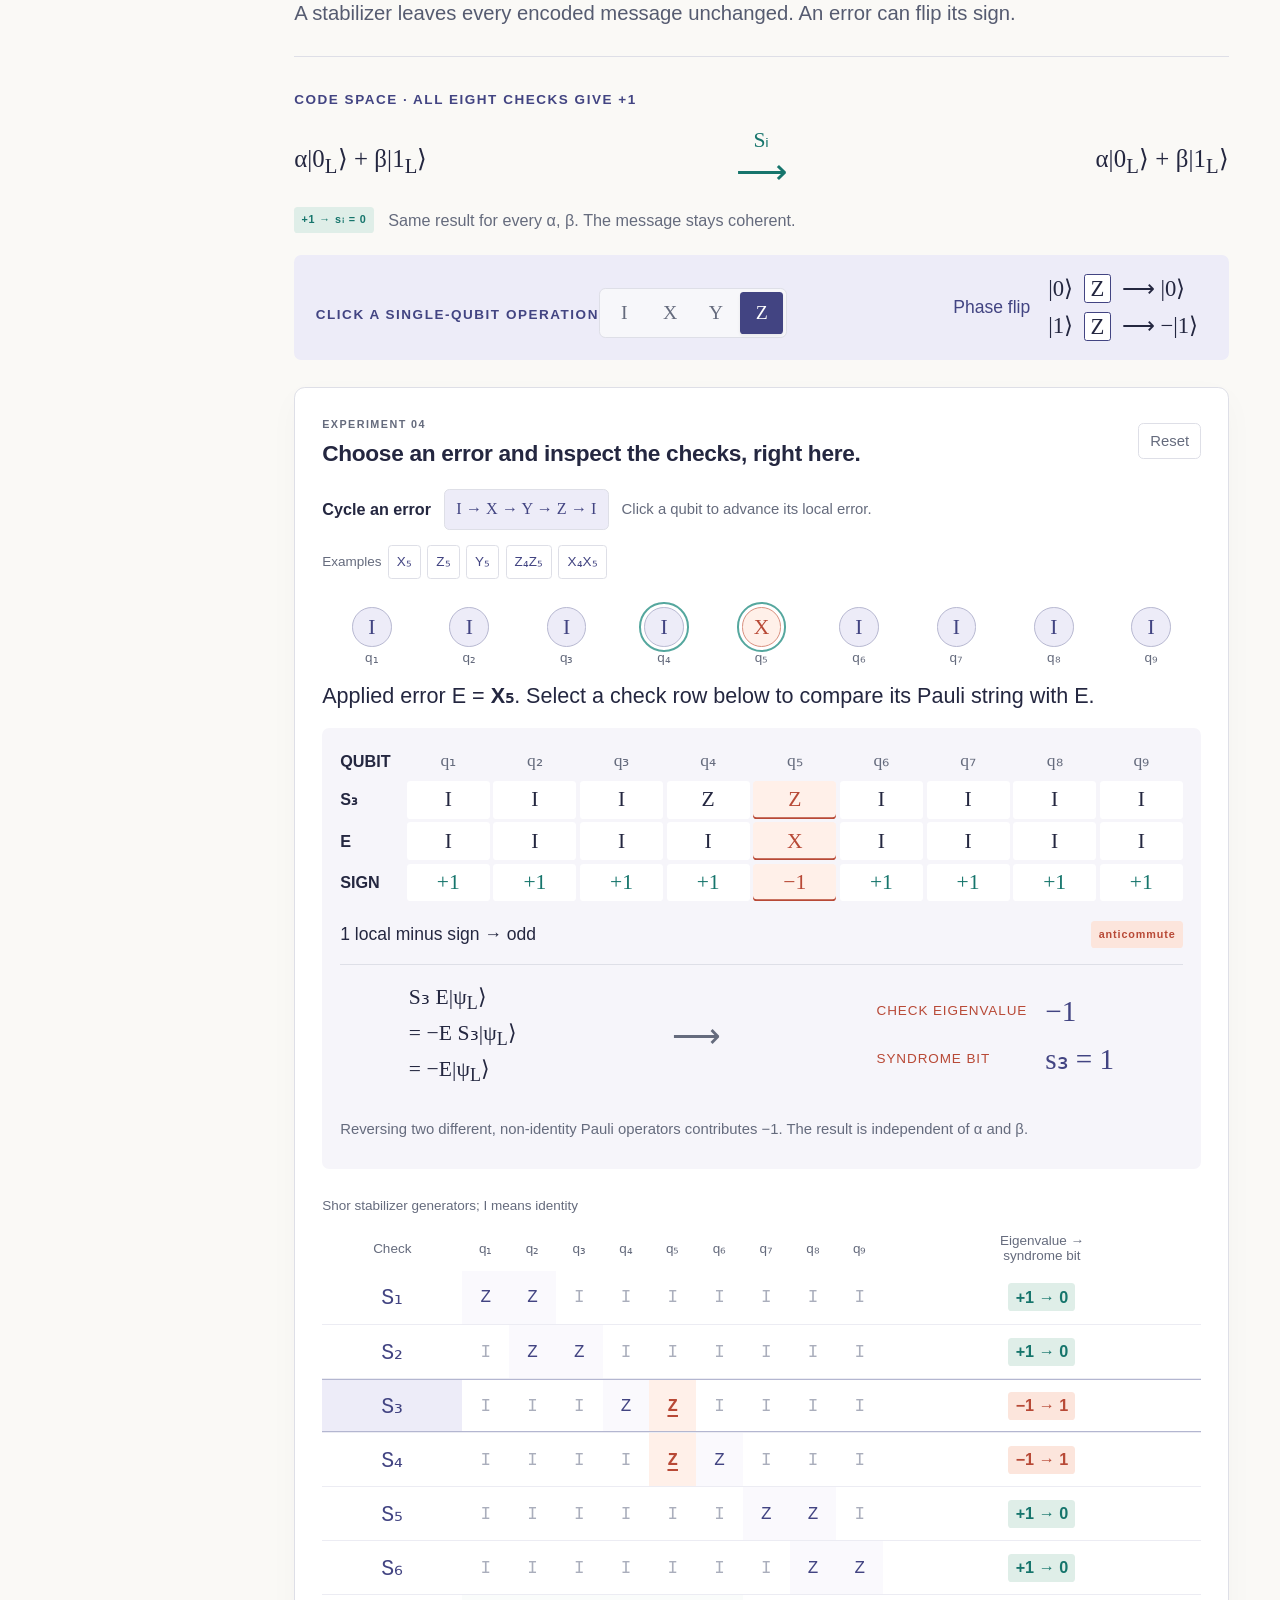
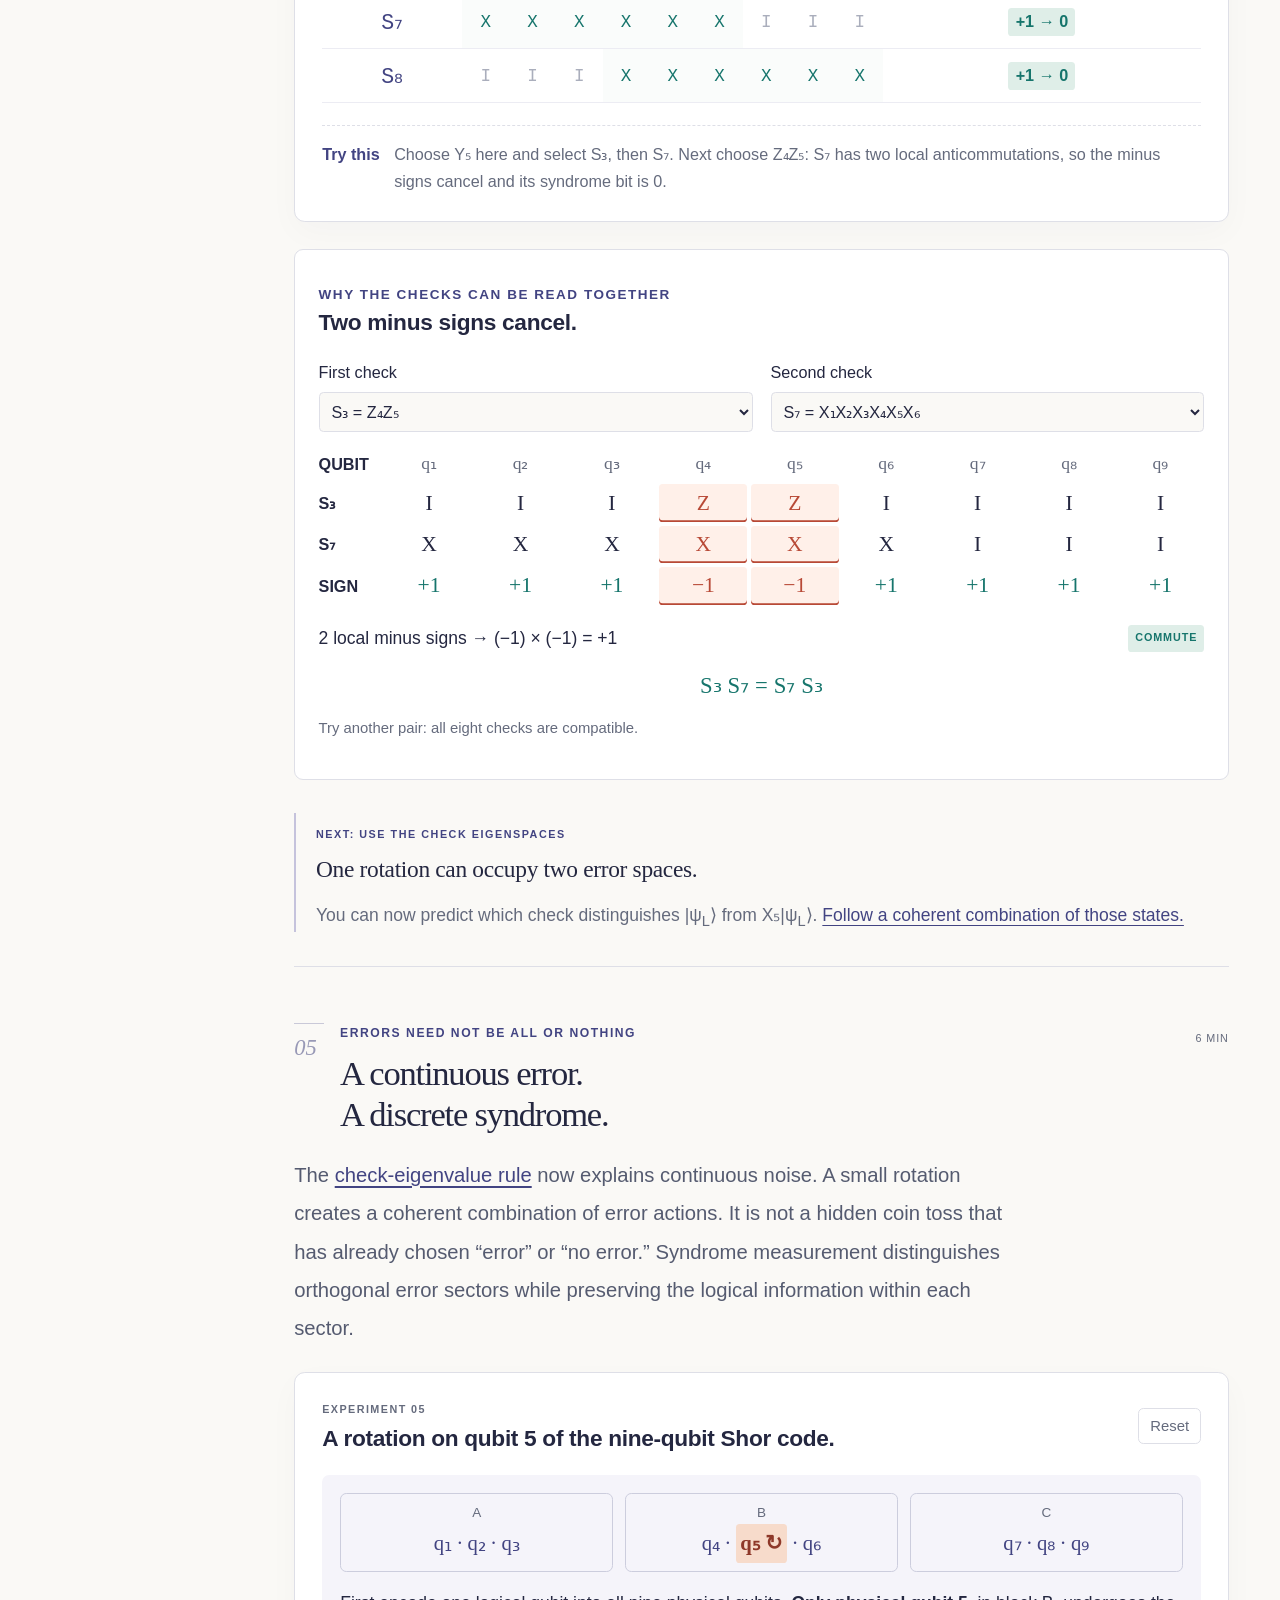
<file: AIAA3072/week11/index.html>
<!doctype html>
<html lang="en">
<head>
  <meta charset="utf-8"><meta name="viewport" content="width=device-width, initial-scale=1">
  <meta name="description" content="Learn quantum error correction through interactive repetition codes, Shor encoding, syndrome measurements, and stabilizer experiments. AIAA3072 Week 11.">
  <meta name="theme-color" content="#272a60"><title>Week 11 · Quantum Error Correction Lab</title>
  <link rel="icon" href="icon.svg" type="image/svg+xml"><link rel="stylesheet" href="style.css">
  <script defer src="engine.js"></script><script defer src="app.js"></script>
</head>
<body>
<a class="skip" href="#main">Skip to lesson</a>
<aside class="sidebar">
  <a class="brand" href="#overview"><span class="brand-icon" aria-hidden="true">ψ</span><span>AIAA3072<small>THE INTERACTIVE NOTES</small></span></a>
  <div class="course-label">WEEK 11 <span>SELF-STUDY LAB</span></div>
  <nav aria-label="Lesson sections">
    <a href="#overview" class="active"><span>00</span>The big picture</a>
    <a href="#repetition"><span>01</span>Redundancy &amp; syndromes</a>
    <a href="#quantum"><span>02</span>Protect a quantum state</a>
    <a href="#shor"><span>03</span>The nine-qubit Shor code</a>
    <a href="#stabilizers"><span>04</span>Understand the checks</a>
    <a href="#coherent"><span>05</span>When errors are coherent</a>
    <a href="#formalism"><span>06</span>Dimension &amp; recovery</a>
    <a href="#practice"><span>07</span>Check your understanding</a>
  </nav>
  <div class="side-bottom"><div class="progress-label"><span>Your exploration</span><span id="progress-text">0 / 6</span></div><div class="progress-track"><span id="progress-fill"></span></div><p>Try each lab. Your progress stays in this browser.</p><button class="text-btn" id="reset-progress">Reset progress</button></div>
</aside>
<main id="main">
  <header class="topbar"><span>Foundations of Quantum Computing and Quantum AI</span><span class="top-tag">EXPLORE · PREDICT · EXPLAIN</span></header>
  <section id="overview" class="hero section-anchor">
    <div class="hero-copy"><div class="eyebrow"><span class="live-dot"></span> WEEK 11 / QUANTUM ERROR CORRECTION</div><h1>Protect the message.<br><em>Learn from the error.</em></h1><p>How can we detect damage to a quantum state without reading the information inside it? Build the answer, one experiment at a time.</p><a class="button primary" href="#repetition">Start exploring <span aria-hidden="true">↗</span></a><span class="hero-duration">6 experiments · explore at your pace</span></div>
    <div class="hero-visual" role="img" aria-label="One logical qubit is encoded into nine physical qubits in three blocks. Bit comparisons act within blocks; phase comparisons act between blocks."><div class="visual-kicker">ONE MESSAGE. NINE PHYSICAL QUBITS.</div><div class="logical-orb">|ψ⟩<small>logical state</small></div><div class="hero-connector">↓ <span>encode</span></div><div class="hero-blocks"><div><span>A</span><i></i><i></i><i></i></div><div><span>B</span><i></i><i class="error-dot">X</i><i></i></div><div><span>C</span><i></i><i></i><i></i></div></div><div class="hero-record"><span>SYNDROME</span><strong>00 <b>11</b> 00 <i>·</i> 00</strong><small>An error on qubit 5 leaves a clue.</small></div><div class="visual-note">Observe the comparisons.<br>Preserve the superposition.</div></div>
  </section>
  <div class="orientation"><div><span class="mini-label">THE CENTRAL IDEA</span><p>A syndrome tells us <strong>which checks fail</strong>, while keeping the logical message hidden.</p></div><div><span class="mini-label">BEFORE YOU START</span><p>Know |0⟩, |1⟩, superposition, and the X, Z, H and CNOT gates. <a href="#glossary">Need a refresher? ↓</a></p></div></div>
  <div class="assumption"><span aria-hidden="true">ⓘ</span><p>Our model: noise acts on data qubits; encoding, ancillas, check measurements, and recovery are ideal. Noisy checks and fault tolerance come in Week 12.</p></div>

  <section id="repetition" class="lesson section-anchor">
    <div class="section-heading"><span class="section-number">01</span><div><span class="eyebrow">START WITH A CLASSICAL MESSAGE</span><h2>The syndrome is the evidence.</h2></div><span class="time-tag">5 MIN</span></div>
    <p class="lead">A sensor sends an alarm bit. Sending it once leaves no way to tell a valid message from a flipped bit. Sending <strong>000 or 111</strong> adds structure: one damaged bit can be outvoted.</p>
    <div class="lab" id="classical-lab"><div class="lab-heading"><div><span class="lab-label">EXPERIMENT 01</span><h3>Send it. Flip it. Recover it.</h3></div><button class="reset" id="classical-reset">Reset</button></div>
      <div class="control-line"><label for="message">Message to send</label><div class="segmented" id="message" role="group" aria-label="Message to send"><button data-message="0">0 · no alarm</button><button data-message="1" class="selected">1 · alarm</button></div><span class="help-inline">Click any received bit to flip it.</span></div>
      <div class="transmission"><div class="transmit-stage"><span class="mini-label">ENCODE</span><div class="codeword" id="sent-word">111</div><small>three physical bits</small></div><span class="flow-arrow" aria-hidden="true">→</span><div class="transmit-stage"><span class="mini-label">NOISY CHANNEL</span><div id="received-bits" class="bit-row"></div><small>toggle one or more bits</small></div><span class="flow-arrow" aria-hidden="true">→</span><div class="transmit-stage"><span class="mini-label">MAJORITY DECODER</span><div id="decoded-bit" class="decoded-digit">1</div><small id="classical-outcome">message recovered</small></div></div>
      <div class="syndrome-focus"><div><h4>1. Measure the two comparisons</h4><div id="classical-parities" class="parity-equations"></div><p class="caption">0 = agreement; 1 = disagreement. The order of the two comparisons matters.</p></div><div class="syndrome-summary"><h4>2. Collect the evidence</h4><div id="classical-syndrome" class="syndrome-display" aria-live="polite">syndrome = (0, 0)</div><p>s = (s₁, s₂). This record goes to the decoder; it is not the original message.</p></div></div><div class="table-wrap"><table class="syndrome-table"><caption>3. Decode the syndrome, assuming at most one bit flip</caption><thead><tr><th>Syndrome</th><th>Chosen correction</th></tr></thead><tbody id="classical-table"></tbody></table></div>
      <div id="classical-feedback" class="feedback" aria-live="polite"></div>
      <div class="try-this"><strong>Try this</strong><span>Flip the middle bit, then switch the message from 1 to 0. Does the syndrome reveal the message? Now flip two bits.</span></div>
    </div>
    <div class="takeaway"><span>TAKEAWAY</span><p>A decoder interprets evidence using a noise model. The same received string can come from different error histories.</p></div>
  </section>

  <section id="quantum" class="lesson section-anchor">
    <div class="section-heading"><span class="section-number">02</span><div><span class="eyebrow">KEEP THE UNKNOWN AMPLITUDES</span><h2>Compare. Don’t read.</h2></div><span class="time-tag">7 MIN</span></div>
    <p class="lead"><strong>We cannot read an unknown qubit as if it were a classical bit.</strong> A direct computational-basis measurement selects one component and loses its coherence with the other. In the encoded superposition below, reading a data qubit also destroys the entanglement among the three data qubits. We must measure comparisons that reveal the error while preserving the message.</p><div class="essential-explanation"><h3>Protect correlations, not three copies.</h3><p>The encoding sends α|0⟩ + β|1⟩ to α|000⟩ + β|111⟩. For nonzero α and β this is an entangled joint state. Measuring the chosen check ancillas preserves its logical coherence for the correctable errors here. Measurement is not inherently destructive: what matters is <strong>which information the measurement distinguishes</strong>. A basis-state input is a special case, already definite in that basis.</p></div>
    <div class="concept-strip"><div><strong>Logical space</strong><span>one qubit · dimension 2</span></div><span aria-hidden="true">→</span><div><strong>Code space</strong><span>dimension 2, inside 8 physical dimensions</span></div></div>
    <div class="lab"><div class="lab-heading"><div><span class="lab-label">EXPERIMENT 02</span><h3>Follow the state through the circuit.</h3></div><button class="reset" id="quantum-reset">Reset</button></div>
      <div class="state-controls"><label for="q-prob">Probability |β|² <output id="q-prob-label">50%</output><input id="q-prob" type="range" min="0" max="100" value="50"></label><label for="q-phase">Relative phase φ <output id="q-phase-label">0°</output><input id="q-phase" type="range" min="-180" max="180" step="15" value="0"></label><div class="input-formula">α = √(1 − |β|²)<br>β = e<sup>iφ</sup>√|β|²</div></div>
      <div class="step-tabs" id="rep-steps" role="group" aria-label="Encoding stage"><button data-step="0">1. Prepare</button><button data-step="1">2. CNOT 1 → 2</button><button data-step="2" class="selected">3. CNOT 1 → 3</button></div>
      <div class="input-state-card"><span class="mini-label">YOUR INPUT QUBIT</span><div id="rep-input" class="formula"></div></div><p class="circuit-hint">Click a numbered time marker directly on the circuit to inspect the state. The markers also work with Tab and Enter.</p><div class="circuit-wrap"><svg id="rep-circuit" viewBox="0 0 820 240" role="group" aria-label="Interactive repetition encoding circuit"></svg></div>
      <div id="rep-state" class="formula state-formula" aria-live="polite"></div>
      <div id="rep-amplitudes" class="amplitude-row"></div><p class="caption">Bars show probabilities, not amplitudes. The formula retains the complex phase.</p>
      <hr><h3 class="cycle-title">The complete correction cycle</h3><div class="control-line"><span class="control-label">After encoding, apply</span><div class="segmented wrap" id="rep-errors" role="group" aria-label="Physical error on the repetition code"><button data-error="III" class="selected">No error</button><button data-error="IXI">X₂</button><button data-error="ZII">Z₁</button><button data-error="XXI">X₁X₂</button><button data-error="XXX">X₁X₂X₃</button></div></div><p class="circuit-hint">Click any of the 11 time markers: input → encoding → error → parity extraction → ancilla measurements → correction. Click an error gate to cycle I → X → Y → Z → I while keeping the selected time step. Scroll sideways to follow the full sequence.</p><div class="circuit-wrap"><svg id="cycle-circuit" viewBox="0 0 1220 430" role="group" aria-label="Interactive full repetition-code correction circuit"></svg></div><div id="cycle-state" class="state-inspector" aria-live="polite"></div><p class="caption">Before measurement, ket order: |q₁q₂q₃⟩<sub>data</sub> |a₁a₂⟩<sub>ancillas</sub>. Filled dot = control, ⊕ = target, M<sub>Z</sub> = measurement in the computational basis. The ancilla wires end at measurement; double lines carry the classical outcomes to the decoder. Values marked “expected” become observed outcomes when you reach the measurement step.</p>
      <div class="rep-comparison-demo"><h4>Different components. The same syndrome.</h4><div class="control-line"><div class="segmented wrap" id="rep-compare-errors" role="group" aria-label="Compare repetition-code components"><button data-error="III">No error</button><button data-error="IXI">Flip the middle bit · X₂</button><button data-error="ZII">Change the phase · Z₁</button></div></div><div id="rep-branches" aria-live="polite"></div><p id="rep-components-caption" class="caption"></p><div class="rep-shared-record"><div id="rep-syndrome" class="syndrome-display"></div><p id="rep-explanation"></p></div></div>
      <div class="button-row"><button class="button primary small" id="rep-recover">Apply the decoder’s correction</button><button class="button secondary small" id="rep-measure-data">Compare: measure a data qubit</button></div><div id="rep-result" class="feedback" aria-live="polite"></div><p class="caption">Fidelity is the squared state overlap: 100% means the same pure state up to global phase; 0% means orthogonal states. A logical error can leave a special input unchanged while failing on other inputs.</p>
      <div class="measurement-contrast"><h4>Why reading the data is different</h4><div id="measurement-contrast"></div><p>Reading only the parity ancillas cannot distinguish the two logical components: they produce the same syndrome. Reading a data qubit can distinguish them. This contrast uses the same corrupted encoded state, on separate fresh preparations.</p><div id="data-measurement-result" aria-live="polite"></div></div>
      <div class="try-this"><strong>Try this</strong><span>Choose Z₁ at the balanced input. All parity checks pass, but the relative phase changes. The repetition code protects bit flips, not arbitrary quantum noise.</span></div>
    </div>
    <div class="bridge" id="phase-encoding">
      <span class="mini-label">FIRST BUILD THE PHASE-REPETITION ENCODER</span>
      <h3>Repeat the plus/minus labels.</h3>
      <div class="basis-pair"><span>Z|+⟩ = |−⟩</span><span>Z|−⟩ = |+⟩</span><span>|±⟩ = (|0⟩ ± |1⟩)/√2</span></div>
      <p>A phase flip exchanges these labels. Start with the bit encoder V<sub>bit</sub>|0⟩ = |000⟩, V<sub>bit</sub>|1⟩ = |111⟩, then apply H to each output:</p>
      <div class="encoding-equations formula">V<sub>ph</sub> = H<sup>⊗3</sup>V<sub>bit</sub><br>|0⟩ → |+++⟩, &nbsp; |1⟩ → |−−−⟩<br>α|0⟩ + β|1⟩ → α|+++⟩ + β|−−−⟩</div>
      <div class="circuit-wrap"><svg id="phase-encoding-circuit" viewBox="0 0 760 210" role="img" aria-label="Phase repetition: two CNOTs encode one input and two zero qubits, then a Hadamard acts on all three output wires">
        <text x="180" y="23" text-anchor="middle">bit repetition</text><text x="440" y="23" text-anchor="middle">three Hadamards</text>
        <path class="wire" d="M150 65 H510 M150 115 H510 M150 165 H510"/>
        <text x="12" y="70">α|0⟩ + β|1⟩</text><text x="55" y="120">|0⟩</text><text x="55" y="170">|0⟩</text>
        <path class="control-line-svg" d="M170 65 V115 M270 65 V165"/><circle class="control-dot" cx="170" cy="65" r="4.5"/><circle class="control-dot" cx="270" cy="65" r="4.5"/>
        <circle class="gate" cx="170" cy="115" r="10"/><path class="control-line-svg" d="M163 115 H177 M170 108 V122"/><circle class="gate" cx="270" cy="165" r="10"/><path class="control-line-svg" d="M263 165 H277 M270 158 V172"/>
        <rect class="gate" x="425" y="50" width="30" height="30" rx="3"/><text x="440" y="70" text-anchor="middle">H</text><rect class="gate" x="425" y="100" width="30" height="30" rx="3"/><text x="440" y="120" text-anchor="middle">H</text><rect class="gate" x="425" y="150" width="30" height="30" rx="3"/><text x="440" y="170" text-anchor="middle">H</text>
        <text x="535" y="105">α|+++⟩</text><text x="535" y="138">+ β|−−−⟩</text>
      </svg></div>
      <p>Because HZH = X, a Z error becomes a bit flip after changing back to the computational basis. This code protects against one Z error. A single X can still change the logical relative phase. Shor combines this phase repetition with an inner bit code.</p>
    </div>
  </section>

  <section id="shor" class="lesson section-anchor">
    <div class="section-heading"><span class="section-number">03</span><div><span class="eyebrow">TWO LAYERS OF PROTECTION</span><h2>Nine physical qubits.<br>One protected logical qubit.</h2></div><span class="time-tag">10 MIN</span></div>
    <p class="lead">First use <strong>outer phase repetition</strong> on three representative qubits. Then encode each representative with an <strong>inner bit-repetition code</strong>. Within each block, compare bits; between blocks, compare phase signs. Together these checks correct an arbitrary error on any one physical qubit under ideal recovery.</p>
    <div class="encoding-layers"><div><span class="mini-label">OUTER CODE · ACTS FIRST</span><div class="formula">α|0⟩ + β|1⟩<br>→ α|+++⟩ + β|−−−⟩</div><p>Representatives are wires q₁, q₄ and q₇.</p></div><div><span class="mini-label">INNER CODE · ONE PER REPRESENTATIVE</span><div class="formula">V<sub>bit</sub>|±⟩ = |B<sub>±</sub>⟩<br>V<sub>Shor</sub> = V<sub>bit</sub><sup>⊗3</sup>V<sub>ph</sub></div><p>Each representative becomes one three-qubit block.</p></div></div>
    <div class="shor-definition"><div><span class="mini-label">THE BUILDING BLOCKS</span><div class="formula">|B<sub>±</sub>⟩ = (|000⟩ ± |111⟩) / √2</div></div><div><span class="mini-label">THE LOGICAL BASIS</span><div class="formula">|0<sub>L</sub>⟩ = |B<sub>+</sub>B<sub>+</sub>B<sub>+</sub>⟩<br>|1<sub>L</sub>⟩ = |B<sub>−</sub>B<sub>−</sub>B<sub>−</sub>⟩</div></div></div>
    <div class="essential-explanation"><h4>Where the Hadamards sit matters.</h4><div class="formula">H<sup>⊗3</sup>V<sub>bit</sub>|0⟩ = |+++⟩<br>V<sub>bit</sub>H|0⟩ = |B₊⟩</div><p>The first map is the outer phase encoder. The second prepares one inner block from a plus state. That block needs the outer phase code to protect its phase information.</p></div>
    <div class="lab"><div class="lab-heading"><div><span class="lab-label">BUILD THE ENCODING</span><h3>Three stages create the Shor state.</h3></div></div><div class="state-controls"><label for="shor-prob">Probability |β|² <output id="shor-prob-label">37%</output><input id="shor-prob" type="range" min="0" max="100" value="37"></label><label for="shor-phase">Relative phase φ <output id="shor-phase-label">45°</output><input id="shor-phase" type="range" min="-180" max="180" step="15" value="45"></label><div class="input-formula">One input qubit<br>Eight auxiliaries in |0⟩</div></div><div id="shor-input" class="input-state-card formula"></div><div class="step-tabs" id="shor-stages" role="group" aria-label="Shor encoding stage"><button data-stage="1">1. Outer: repeat representatives</button><button data-stage="2">2. Outer: apply H</button><button data-stage="3" class="selected">3. Inner: repeat each bit</button></div><p class="circuit-hint">Stages 1–2 form the outer phase encoder; stage 3 applies the inner bit encoders. Click a time marker to inspect each gate layer. Independent gates in a column act on disjoint wires.</p><div class="circuit-wrap"><svg id="shor-circuit" viewBox="0 0 900 465" role="group" aria-label="Interactive nine-wire Shor encoding circuit"></svg></div><div id="shor-stage-description" class="stage-description" aria-live="polite"></div></div>
    <div class="lab shor-lab"><div class="lab-heading"><div><span class="lab-label">EXPERIMENT 03</span><h3>Leave an error. Follow its evidence.</h3></div><button class="reset" id="shor-reset">Reset</button></div><div class="control-line"><span class="control-label">Cycle an error</span><span class="error-cycle-key" id="error-brush">I → X → Y → Z → I</span><span class="help-inline">Click a qubit. The recovery circuit below uses the same errors.</span></div>
      <div class="preset-row"><span>Examples</span><button data-preset="IIIIXIIII">X₅</button><button data-preset="IIIIZIIII">Z₅</button><button data-preset="IIIIYIIII">Y₅</button><button data-preset="IIIZZIIII">Z₄Z₅ · harmless pair</button><button data-preset="IIIXXIIII">X₄X₅ · beyond guarantee</button></div>
      <div class="shor-map-scroll"><div class="shor-map" id="shor-map"></div></div>
      <div class="legend"><span><i class="legend-normal"></i>no applied error</span><span><i class="legend-error"></i>applied error</span></div>
      <div class="shor-readouts"><div><span class="mini-label">BIT COMPARISONS · WITHIN BLOCKS</span><div class="syndrome-display" id="shor-bit-syndrome"></div><small>(s₁s₂) | (s₃s₄) | (s₅s₆)</small></div><div><span class="mini-label">PHASE COMPARISONS · BETWEEN BLOCKS</span><div class="syndrome-display" id="shor-phase-syndrome"></div><small>(s₇s₈) compares A–B and B–C</small></div></div>
      <div class="essential-explanation"><h4>Exactly what does each syndrome bit measure?</h4><p>Each joint check has a definite eigenvalue for the chosen Pauli error: <strong>+1 → syndrome bit 0; −1 → syndrome bit 1</strong>. Here ⟨Sᵢ⟩ equals that definite outcome. Measure the product as a whole, preserving the logical superposition.</p><div id="shor-syndrome-formulas" class="syndrome-formulas"></div><p class="caption">The first six are Z-parity comparisons within blocks. The last two compare block signs: T<sub>A</sub> = X₁X₂X₃, T<sub>B</sub> = X₄X₅X₆, T<sub>C</sub> = X₇X₈X₉, so S₇ = T<sub>A</sub>T<sub>B</sub> and S₈ = T<sub>B</sub>T<sub>C</sub>.</p></div>
      <div id="shor-feedback" class="feedback" aria-live="polite"></div><div id="shor-recovery" class="recovery-panel" aria-live="polite"></div>
      <div class="essential-explanation"><h4>Why is Z₄ a valid correction for Z₅?</h4><p>Z₄ and Z₅ both exchange B₊ and B₋ in block B. Their product Z₄Z₅ leaves every encoded state unchanged: |000⟩ picks up no minus signs and |111⟩ picks up two. These errors have the same action on the code. This is <strong>degeneracy</strong>; the exact physical error site does not always need to be identified.</p></div>
      <div class="essential-explanation"><h4>How do the outer checks become six-qubit comparisons?</h4><div class="formula">V<sub>bit</sub>X = (X ⊗ X ⊗ X)V<sub>bit</sub></div><p>Both sides send |0⟩ to |111⟩ and |1⟩ to |000⟩. An X on one outer representative becomes a triple X on its inner block. The outer pair checks therefore become T<sub>A</sub>T<sub>B</sub> and T<sub>B</sub>T<sub>C</sub>.</p><p>T<sub>A</sub> has eigenvalue +1 on B₊ and −1 on B₋. Measuring T<sub>A</sub> alone would reveal the logical basis value. Instead measure the products S₇ = T<sub>A</sub>T<sub>B</sub> and S₈ = T<sub>B</sub>T<sub>C</sub>. Both logical codewords have eigenvalue +1 for these comparisons.</p><p class="circuit-hint">The circuit below measures S₇ for the error selected above, before recovery.</p><div class="circuit-wrap"><svg id="phase-check-circuit" viewBox="0 0 900 405" role="img" aria-label="Measure S7 with one ancilla, six controlled X gates, and two Hadamard gates"></svg></div><div id="phase-check-outcome" class="formula"></div><p>For S₇, controlled-S consists of six CNOTs, each controlled by that one ancilla, targeting q₁ through q₆. An eigenvalue +1 gives ancilla result 0; −1 gives 1. The data are retained.</p></div>
      <div class="try-this"><strong>Try this</strong><span>Compare Z₄, Z₅ and Z₆. Then try Y₅. Finally, test the two-error examples: some are harmless, others become logical errors.</span></div>
    </div>
  </section>

  <section id="stabilizers" class="lesson section-anchor">
    <div class="section-heading"><span class="section-number">04</span><div><span class="eyebrow">A COMPACT LANGUAGE FOR THE CHECKS</span><h2>Read the error from commutation.</h2></div><span class="time-tag">6 MIN</span></div>
    <p class="lead">A stabilizer leaves every encoded message unchanged. An error can flip its sign.</p>
    <div id="stabilizer-basics" class="stabilizer-visual-intro">
      <div class="code-space-demo"><span class="mini-label">CODE SPACE · ALL EIGHT CHECKS GIVE +1</span><div class="fixed-code-flow"><div class="formula">α|0<sub>L</sub>⟩ + β|1<sub>L</sub>⟩</div><div class="check-arrow"><span>Sᵢ</span><b aria-hidden="true">⟶</b></div><div class="formula">α|0<sub>L</sub>⟩ + β|1<sub>L</sub>⟩</div></div><div class="code-space-result"><span class="badge good">+1 → sᵢ = 0</span><span>Same result for every α, β. The message stays coherent.</span></div></div>
      <div class="pauli-demo"><div><span class="mini-label">CLICK A SINGLE-QUBIT OPERATION</span><div class="segmented" role="group" aria-label="Explore a Pauli operation"><button data-pauli-demo="I">I</button><button data-pauli-demo="X">X</button><button data-pauli-demo="Y">Y</button><button data-pauli-demo="Z" class="selected">Z</button></div></div><div id="pauli-action" aria-live="polite"></div></div>
    </div>
    <div class="lab"><div class="lab-heading"><div><span class="lab-label">EXPERIMENT 04</span><h3>Choose an error and inspect the checks, right here.</h3></div><button class="reset" id="checks-reset">Reset</button></div>
      <div class="control-line"><span class="control-label">Cycle an error</span><span class="error-cycle-key" id="check-brush">I → X → Y → Z → I</span><span class="help-inline">Click a qubit to advance its local error.</span></div>
      <div class="preset-row"><span>Examples</span><button data-check-preset="IIIIXIIII">X₅</button><button data-check-preset="IIIIZIIII">Z₅</button><button data-check-preset="IIIIYIIII">Y₅</button><button data-check-preset="IIIZZIIII">Z₄Z₅</button><button data-check-preset="IIIXXIIII">X₄X₅</button></div><div id="check-qubits" class="local-qubits"></div>
      <p>Applied error E = <strong id="matrix-error"></strong>. Select a check row below to compare its Pauli string with E.</p><div id="check-detail" class="check-detail" aria-live="polite"></div><div class="table-wrap"><table class="check-matrix"><caption>Shor stabilizer generators; I means identity</caption><thead><tr><th>Check</th><th>q₁</th><th>q₂</th><th>q₃</th><th>q₄</th><th>q₅</th><th>q₆</th><th>q₇</th><th>q₈</th><th>q₉</th><th>Eigenvalue →<br>syndrome bit</th></tr></thead><tbody id="check-table"></tbody></table></div><div class="try-this"><strong>Try this</strong><span>Choose Y₅ here and select S₃, then S₇. Next choose Z₄Z₅: S₇ has two local anticommutations, so the minus signs cancel and its syndrome bit is 0.</span></div></div>
    <div class="compatible-demo"><div class="lab-heading"><div><span class="mini-label">WHY THE CHECKS CAN BE READ TOGETHER</span><h3>Two minus signs cancel.</h3></div></div><div class="compatible-controls"><label for="compatible-a">First check <select id="compatible-a"></select></label><label for="compatible-b">Second check <select id="compatible-b"></select></label></div><div id="compatible-diagram" aria-live="polite"></div></div>
    <div class="bridge"><span class="mini-label">NEXT: USE THE CHECK EIGENSPACES</span><h3>One rotation can occupy two error spaces.</h3><p>You can now predict which check distinguishes |ψ<sub>L</sub>⟩ from X₅|ψ<sub>L</sub>⟩. <a href="#coherent">Follow a coherent combination of those states.</a></p></div>
  </section>

  <section id="coherent" class="lesson section-anchor">
    <div class="section-heading"><span class="section-number">05</span><div><span class="eyebrow">ERRORS NEED NOT BE ALL OR NOTHING</span><h2>A continuous error.<br>A discrete syndrome.</h2></div><span class="time-tag">6 MIN</span></div>
    <p class="lead">The <a href="#stabilizer-basics">check-eigenvalue rule</a> now explains continuous noise. A small rotation creates a coherent combination of error actions. It is not a hidden coin toss that has already chosen “error” or “no error.” Syndrome measurement distinguishes orthogonal error sectors while preserving the logical information within each sector.</p>
    <div class="lab"><div class="lab-heading"><div><span class="lab-label">EXPERIMENT 05</span><h3>A rotation on qubit 5 of the nine-qubit Shor code.</h3></div><button class="reset" id="coherent-reset">Reset</button></div>
      <div class="code-context"><div class="mini-register"><div>A <span>q₁ · q₂ · q₃</span></div><div>B <span>q₄ · <b>q₅ ↻</b> · q₆</span></div><div>C <span>q₇ · q₈ · q₉</span></div></div><p>First encode one logical qubit into all nine physical qubits. <strong>Only physical qubit 5</strong>, in block B, undergoes the rotation below. The other eight qubits are untouched by the noise.</p></div>
      <div class="state-controls"><label for="coherent-prob">Logical probability |β|² <output id="coherent-prob-label">50%</output><input id="coherent-prob" type="range" min="0" max="100" value="50"></label><label for="coherent-phase">Logical relative phase φ <output id="coherent-phase-label">0°</output><input id="coherent-phase" type="range" min="-180" max="180" step="15" value="0"></label><div class="input-formula">Choose the message<br>before adding noise</div></div>
      <div class="logical-definition"><h4>Joint state of 9 qubits</h4><div id="coherent-logical" class="formula"></div><p class="caption">|0<sub>L</sub>⟩ = |B₊B₊B₊⟩, |1<sub>L</sub>⟩ = |B₋B₋B₋⟩, and |B±⟩ = (|000⟩ ± |111⟩)/√2.</p></div>
      <div class="essential-explanation" id="rotation-primer"><h4>What is a rotation about X?</h4><div class="rotation-definition"><span class="formula">R<sub>X</sub>(θ) = e<sup>−iθX/2</sup> =</span><span class="matrix-two" role="img" aria-label="two by two matrix in square brackets: cosine theta over two, minus i sine theta over two; minus i sine theta over two, cosine theta over two"><span>cos(θ/2)</span><span>−i sin(θ/2)</span><span>−i sin(θ/2)</span><span>cos(θ/2)</span></span><span class="formula">= cos(θ/2) I − i sin(θ/2) X</span></div><div class="rotation-landmarks"><span><b>θ = 0</b> → I</span><span><b>0 &lt; θ &lt; π</b> → coherent combination</span><span><b>θ = π</b> → −iX</span></div><p>Here R<sub>X,5</sub> rotates q₅; the other eight qubits are untouched.</p></div>
      <div class="control-line"><span class="control-label">Rotation axis</span><div class="segmented wrap" id="rotation-axis" role="group" aria-label="Rotation axis on Shor qubit 5"><button data-axis="X" class="selected">X</button><button data-axis="Z">Z</button><button data-axis="XYZ">Equal X, Y, Z</button></div></div>
      <div id="rotation-formula" class="formula big"></div><label class="rotation-control" for="rotation">Rotation angle θ <output id="rotation-label">60°</output><input id="rotation" type="range" min="0" max="180" step="5" value="60"></label>
      <div class="essential-explanation" id="coherent-eigenspaces"><h4>For the X₅ example, one check distinguishes the two terms.</h4><p>Choose S = Z₄Z₅. It fixes the Shor code and anticommutes with X₅. Consequently,</p><div class="eigenspace-pair"><div><span class="badge good">+1 EIGENSPACE</span><div class="formula">S|Ψ<sub>L</sub>⟩ = |Ψ<sub>L</sub>⟩</div></div><div><span class="badge bad">−1 EIGENSPACE</span><div class="formula">SX₅|Ψ<sub>L</sub>⟩ = −X₅|Ψ<sub>L</sub>⟩</div></div></div><p>In cos(θ/2)|Ψ<sub>L</sub>⟩ − i sin(θ/2)X₅|Ψ<sub>L</sub>⟩, measuring S selects these eigenspaces with probabilities cos²(θ/2) and sin²(θ/2), respectively. Each contains the complete logical superposition. This single check suffices to distinguish I from X₅ for this chosen error model.</p><p id="coherent-check-context" class="check-context" aria-live="polite"></p><p>The experiment reads <strong>all eight checks</strong>. Their full syndrome is needed to choose a correction when the physical error location and type are unknown.</p></div>
      <div class="collapse-lab">
        <h4>Follow what measurement removes — and what it preserves.</h4>
        <div class="step-tabs collapse-steps" role="group" aria-label="Coherent error and recovery stages"><button id="coherent-prepare">1. Prepare the superposition</button><button id="measure-one">2. Measure the syndrome</button><button id="coherent-recover" disabled>3. Correct this branch</button></div>
        <div id="coherent-state" class="formula state-formula" aria-live="polite"></div>
        <div id="coherence-link" class="coherence-link"></div>
        <div id="coherent-sectors" class="sector-cards"></div>
        <div id="coherent-result" class="feedback" aria-live="polite"></div>
        <div class="preserved-message"><span class="mini-label">THE COHERENCE WE PROTECT</span><div id="preserved-amplitudes" class="formula"></div><p>Both logical components stay together in every surviving branch. Syndrome measurement learns <strong>which error sector</strong>, without learning which logical component.</p></div>
      </div>
      <div class="essential-explanation"><h4>After correction: one message, a separate classical record.</h4><div class="message-record"><div><span class="mini-label">RECOVERED DATA</span><div class="formula">|Ψ<sub>L</sub>⟩</div><p>The same logical state in every outcome.</p></div><span class="record-separator" aria-hidden="true">⊗</span><div><span class="mini-label">CLASSICAL ERROR RECORD</span><div id="record-mixture"></div><p>Random outcomes, with no coherence between them.</p></div></div><p>Before measurement, different error sectors are joined in a coherent superposition. Measurement removes that coherence. After correction, the stored record carries no information about α or β; discarding it leaves the recovered message intact.</p></div>
      <div class="essential-explanation"><h4>Terms with the same syndrome remain together.</h4><p>Z₄ and Z₅ have the same check record and act identically on every Shor code state. Measuring the syndrome preserves a coherent combination of their terms; the common correction still works. Measurement separates <strong>different syndrome eigenspaces</strong>. The <a href="#formalism">next section</a> connects these examples to logical recovery and its general form.</p></div>
      <div class="try-this"><strong>Try this</strong><span>Measure the syndrome, then correct the surviving branch. Prepare again and repeat. Which coherence disappears? Which amplitudes survive? Try “Equal X, Y, Z” to see the same idea with four sectors.</span></div>
    </div>
  </section>

  <section id="formalism" class="lesson section-anchor">
    <div class="section-heading"><span class="section-number">06</span><div><span class="eyebrow">CONNECT THE CODE, RECORD, AND RECOVERY</span><h2>How much information is protected?</h2></div><span class="time-tag">SYNTHESIS</span></div>
    <p class="lead">The examples preserve one logical qubit. We can now count that freedom, and state what successful recovery must restore.</p>
    <div class="essential-explanation"><h3>Independent checks constrain the physical space.</h3><div class="dimension-rule"><strong>9 − 8 = 1 logical qubit</strong><span>n physical qubits − r independent checks = k logical qubits.<br>The accepted space has dimension 2<sup>n−r</sup> = 2.</span></div><p class="caption">Products of the chosen checks form the stabilizer group. This dimension rule assumes commuting independent Pauli checks whose group excludes −I. The eight displayed checks satisfy these conditions.</p><p>The nine-qubit physical space has dimension 2⁹. Each independent compatible check halves the accepted space. Eight checks leave dimension 2: every superposition of the two Shor codewords remains available.</p></div>
    <div class="recovery-concepts"><div><span class="mini-label">SYNDROME</span><p>Measurements produce an ordered check record s.</p></div><div><span class="mini-label">DECODER</span><p>A classical rule uses s and the noise model to choose R<sub>s</sub>.</p></div><div><span class="mini-label">RECOVERY</span><p>Apply R<sub>s</sub> to the damaged quantum data.</p></div></div>
    <div class="essential-explanation"><h3>Recover the logical message.</h3><p>For a fixed Pauli error E with syndrome s, successful recovery requires</p><div class="formula">R<sub>s</sub>E|ψ<sub>L</sub>⟩ = e<sup>iγ</sup>|ψ<sub>L</sub>⟩ &nbsp; for every logical input</div><p>E is the error, R<sub>s</sub> the chosen correction, and γ an irrelevant global phase. Z₄ corrects Z₅ because Z₄Z₅ fixes every code state. A nontrivial logical operation also keeps a state inside the code space, but changes its stored information. <a href="#shor">Try X₄X₅ in the Shor experiment</a> to see why clearing the syndrome is insufficient.</p></div>
    <div class="takeaway"><span>A CRUCIAL DISTINCTION</span><p>A zero syndrome means the state passes the checks. It does <strong>not</strong> prove the message is correct. Stabilizers act trivially on the code; nontrivial logical operators change the message while keeping it inside the code space.</p></div>
    <div class="optional-reading"><span class="mini-label">OPTIONAL DETAILS · THE MAIN IDEAS ARE ABOVE</span>
<details><summary>Optional: extend the argument to every single-qubit error</summary><div class="formula">A₅ = aI + bX₅ + cY₅ + dZ₅, &nbsp; Y₅ = iX₅Z₅</div><p>I, X, Y, Z form a basis for every single-qubit operator. Linearity attaches the corresponding syndrome record to each term. X is a bit flip, Z a phase flip, and Y combines both. At q₅ the four records differ, so measurement separates these four sectors. A general noise channel may have several such error operators; the same recovery corrects each one.</p><p><strong>Measurement does not always split an error into independent X and Z events.</strong> It projects onto syndrome sectors. For example, Z₄ and Z₅ have the same record in the Shor code and their coherent terms stay together. They are nevertheless correctable because they act identically on the code. Arbitrary multi-qubit noise is outside the one-qubit guarantee.</p></details>
    <details><summary>Optional: write the syndrome measurement and recovery as operators</summary><div class="formula">P<sub>s</sub> = ∏<sub>i</sub> ([I + (−1)<sup>sᵢ</sup>Sᵢ] / 2)<br>ℛ(ρ) = ∑<sub>s</sub> R<sub>s</sub>P<sub>s</sub>ρP<sub>s</sub>R<sub>s</sub><sup>†</sup></div><p>The commuting check observables Sᵢ define the projector P<sub>s</sub> onto their joint syndrome eigenspace. For input density operator ρ, that outcome has probability Tr(P<sub>s</sub>ρ). The second expression averages the corrected states over the classical syndrome record. These formulas summarize the ancilla measurement and conditional corrections already used in the experiments.</p></details>
<details><summary>Optional: distance and the [[9, 1, 3]] notation</summary><p>[[n, k, d]] gives physical qubits, logical qubits, and distance. The distance is the smallest weight of a Pauli operator that preserves the code space but acts nontrivially on the logical information. Shor’s [[9, 1, 3]] code corrects every error on at most ⌊(d − 1)/2⌋ = 1 qubit under ideal recovery. Some higher-weight errors are also harmless or correctable; the distance is a worst-case guarantee.</p><p>The three-qubit bit repetition code has quantum distance 1: a single Z is already a logical phase flip. Its bit-flip-only guarantee comes from a restricted noise model.</p></details><details><summary>Optional: the Knill–Laflamme criterion</summary><div class="formula">P E<sub>a</sub><sup>†</sup>E<sub>b</sub> P = C<sub>ab</sub> P</div><p>P projects onto the code space; E<sub>a</sub> and E<sub>b</sub> are errors from a set we wish to correct; C<sub>ab</sub> is a scalar independent of the logical message. Exact correction is possible precisely when this holds for every pair. Error branches may overlap (degeneracy is allowed), but that overlap must not depend on which logical state was stored.</p></details><details><summary>Optional: CSS checks and Week 12</summary><p>A CSS code has generators made only of X and I, or only of Z and I. Shor’s generators have this structure. A binary overlap of even parity makes an X-type and Z-type check commute; in matrix form H<sub>X</sub>H<sub>Z</sub><sup>T</sup> = 0 over binary arithmetic.</p><p>Week 12 adds noisy measurements, repeated syndrome extraction, and decoding across time. A single ideal check round is the foundation, not a complete fault-tolerant protocol.</p></details>
    </div>
  </section>

  <section id="practice" class="lesson section-anchor">
    <div class="section-heading"><span class="section-number">07</span><div><span class="eyebrow">PREDICT BEFORE YOU CLICK</span><h2>Can you explain the correction?</h2></div><span class="time-tag">5 MIN</span></div><p class="lead">These checks are for learning, not grading. Each answer includes a reason. Revisit a lab whenever you need to.</p><div id="quiz" class="quiz-grid"></div><div class="quiz-footer"><span id="quiz-score" aria-live="polite">0 of 5 questions answered</span><button id="quiz-reset" class="text-btn">Try the questions again</button></div>
  </section>

  <section class="further" id="glossary"><div class="eyebrow">KEEP GOING</div><h2>A few ideas to carry forward.</h2><details><summary>A compact glossary</summary><dl class="glossary"><dt>Physical qubit</dt><dd>A qubit in the hardware register.</dd><dt>Logical qubit</dt><dd>The encoded information; here one two-dimensional degree of freedom.</dd><dt>Code space</dt><dd>The subspace of valid encoded quantum states, including their superpositions.</dd><dt>Ancilla</dt><dd>An auxiliary qubit used to extract a check result.</dd><dt>Syndrome</dt><dd>An ordered record of check outcomes, with +1 ↔ 0 and −1 ↔ 1.</dd><dt>Decoder / recovery</dt><dd>The classical rule choosing a correction / the physical operation implementing it.</dd><dt>Stabilizer / logical operator</dt><dd>An operator acting as identity on the code / an operation on the encoded information that preserves the code space.</dd><dt>X, Z, H, CNOT</dt><dd>X swaps |0⟩ and |1⟩. Z changes the sign of |1⟩. H maps |0⟩, |1⟩ to |+⟩, |−⟩. CNOT flips its target if its control is 1.</dd></dl></details></section>
  <footer><div><strong>AIAA3072 · Week 11</strong><p>Companion to “Foundations of Quantum Error Correction.”<br>Based on the course’s current Week 11 lecture notes.</p></div><div><a href="#overview">Back to the beginning ↑</a><p>Runs entirely in your browser · No student data is sent.</p></div></footer>
</main>
<noscript><div class="noscript">Enable JavaScript to use the interactive diagrams. The explanations remain readable without it.</div></noscript>
</body></html>
</file>
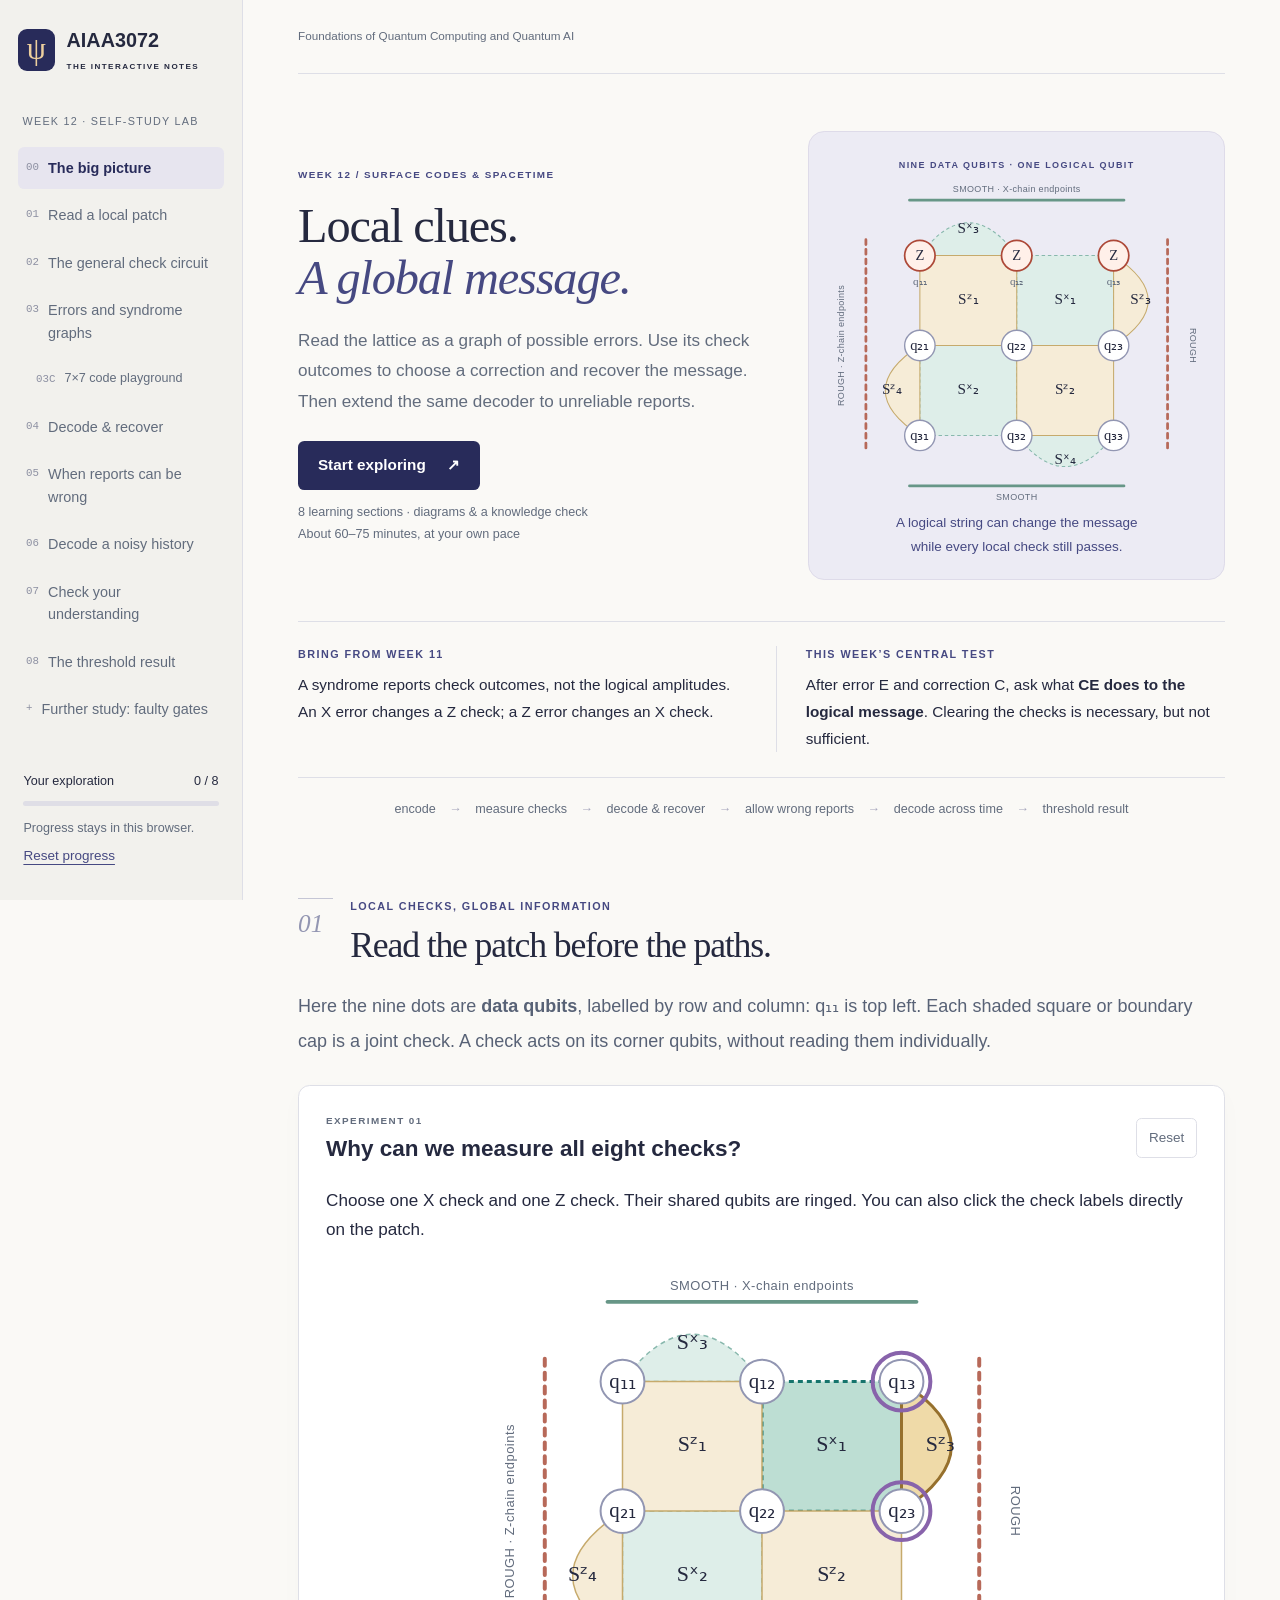
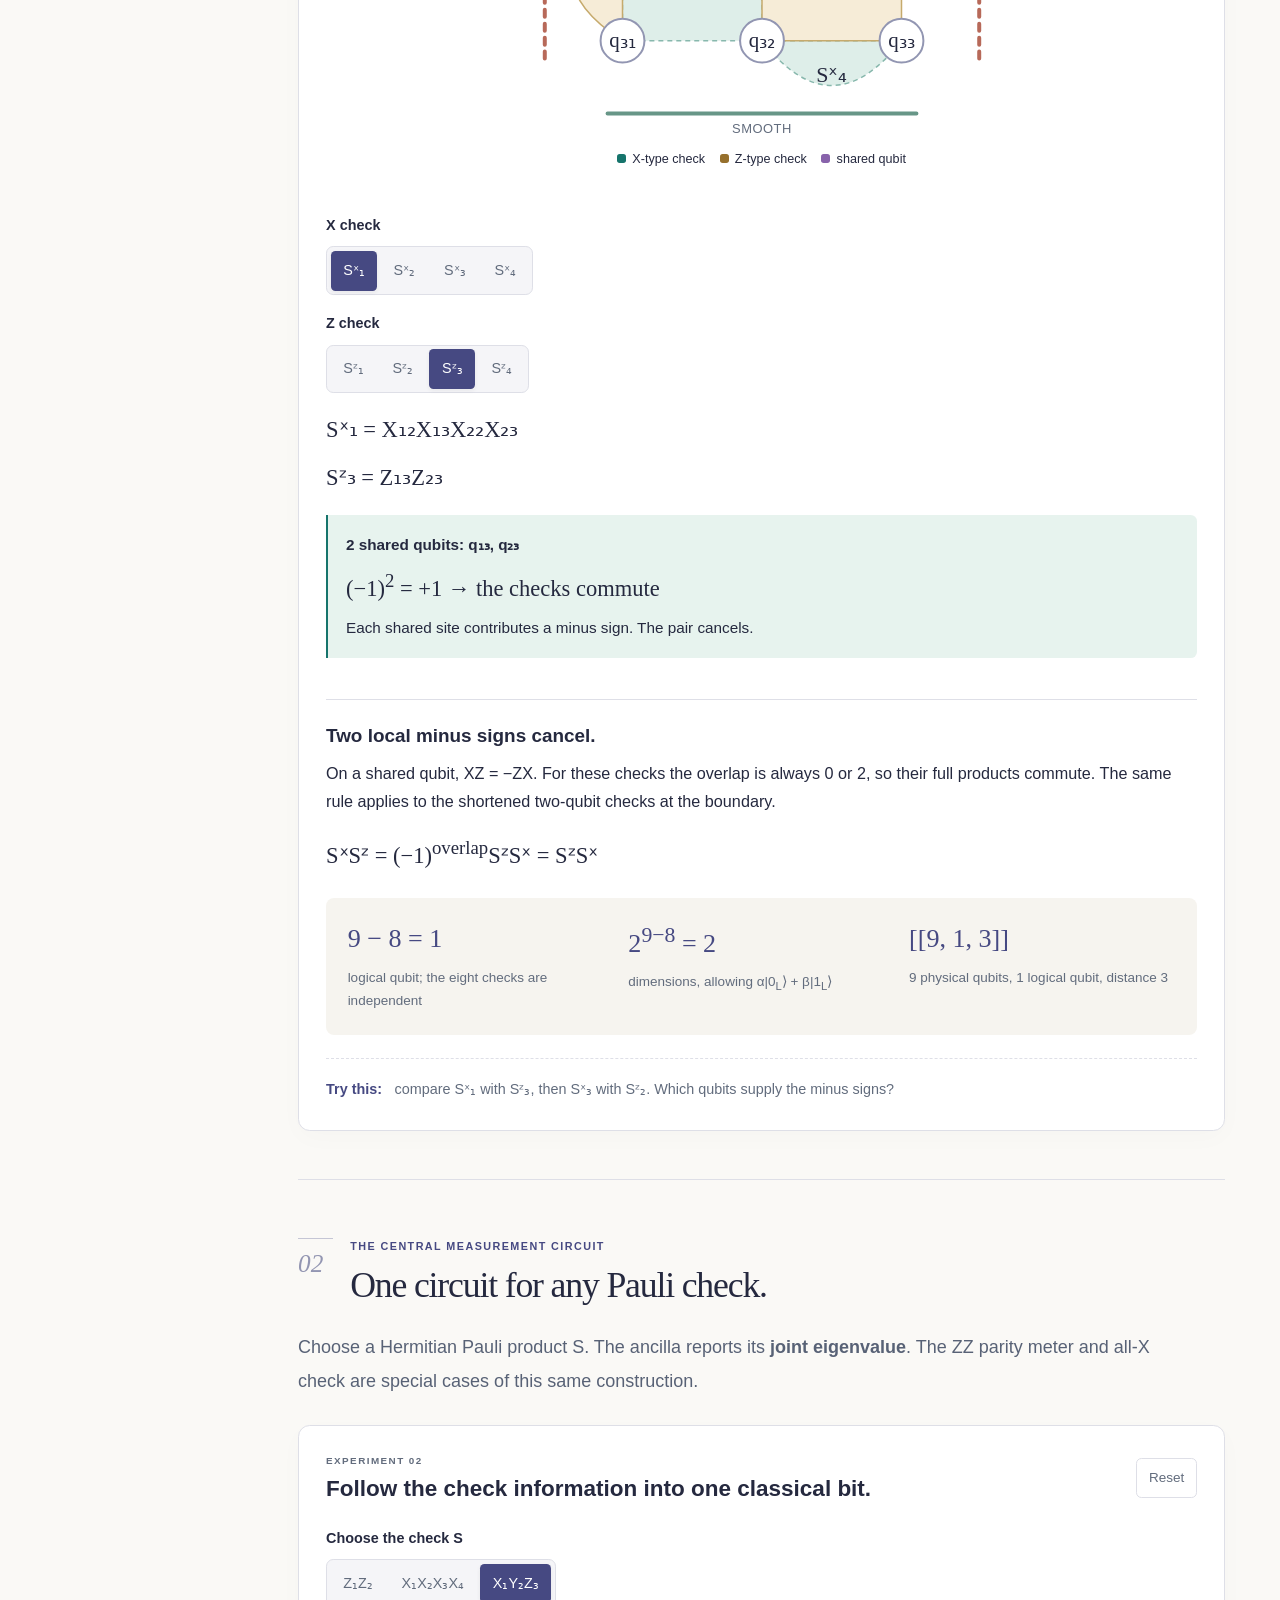
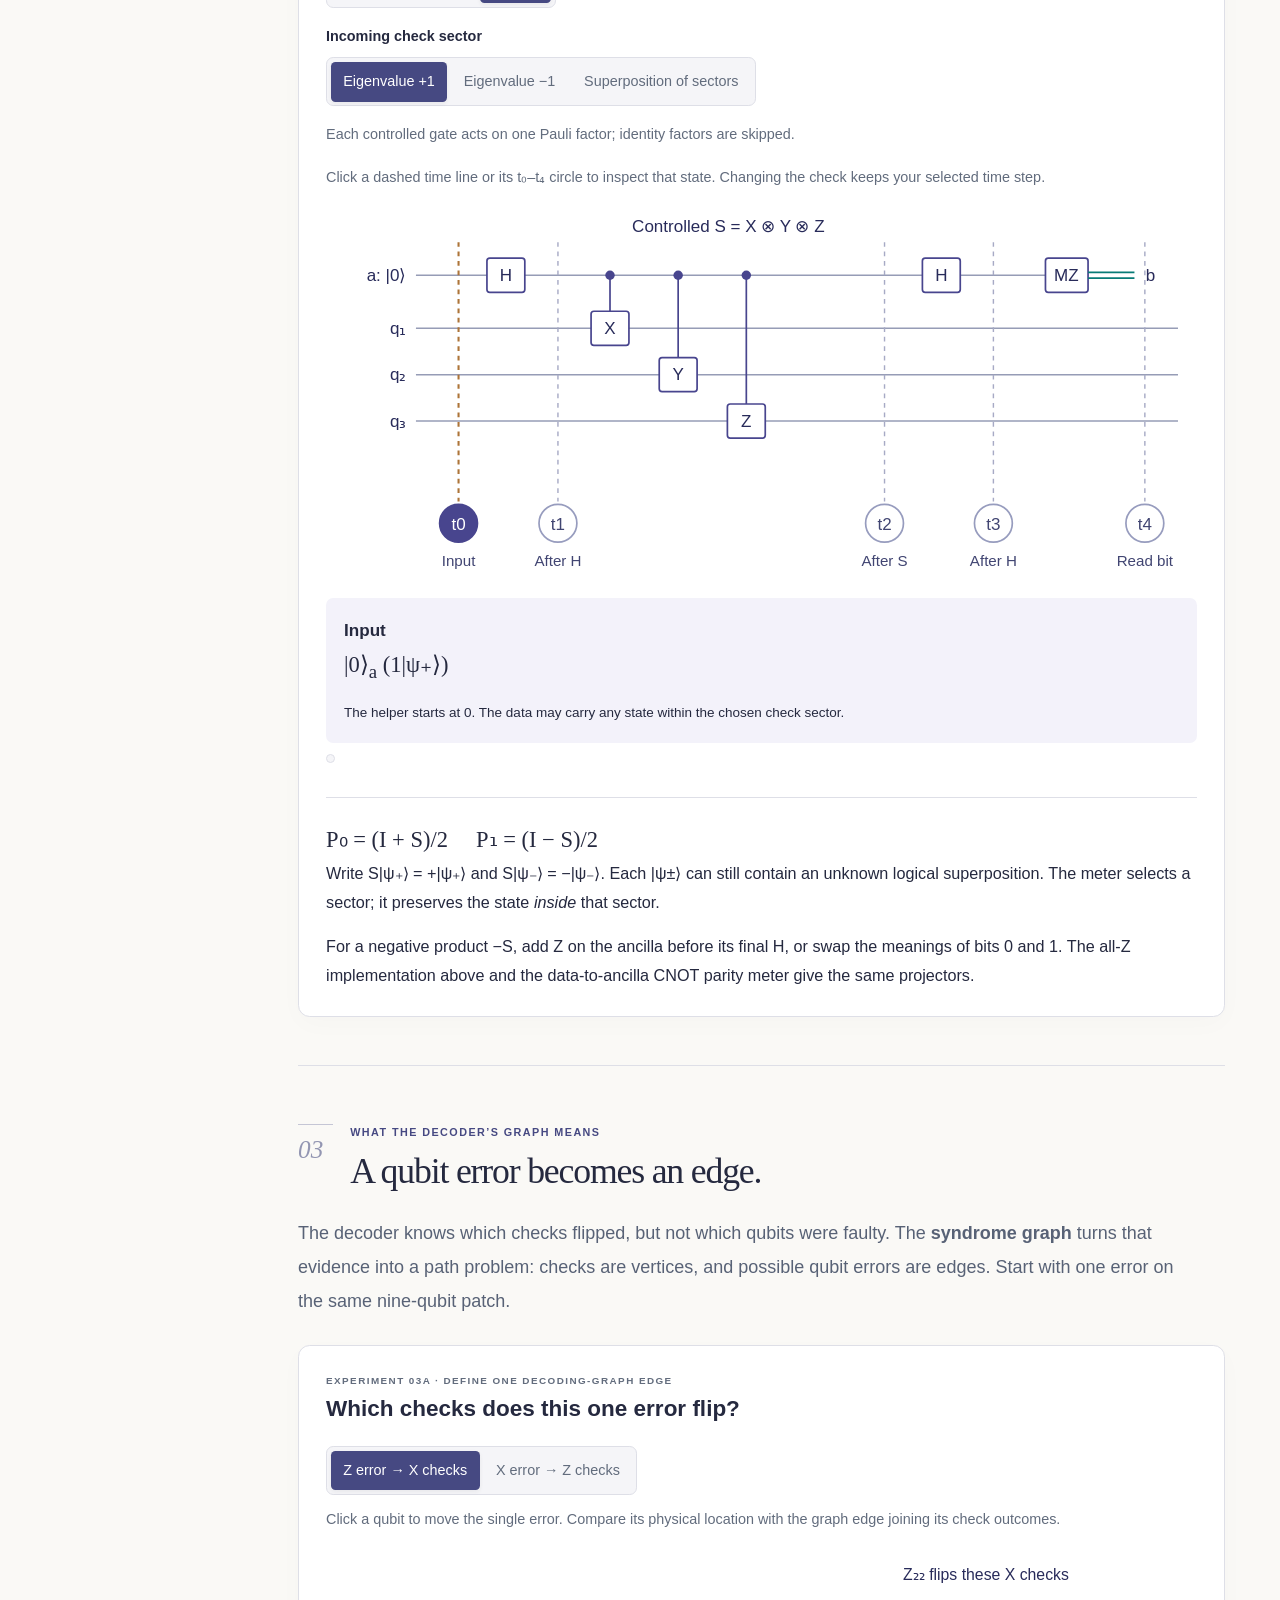
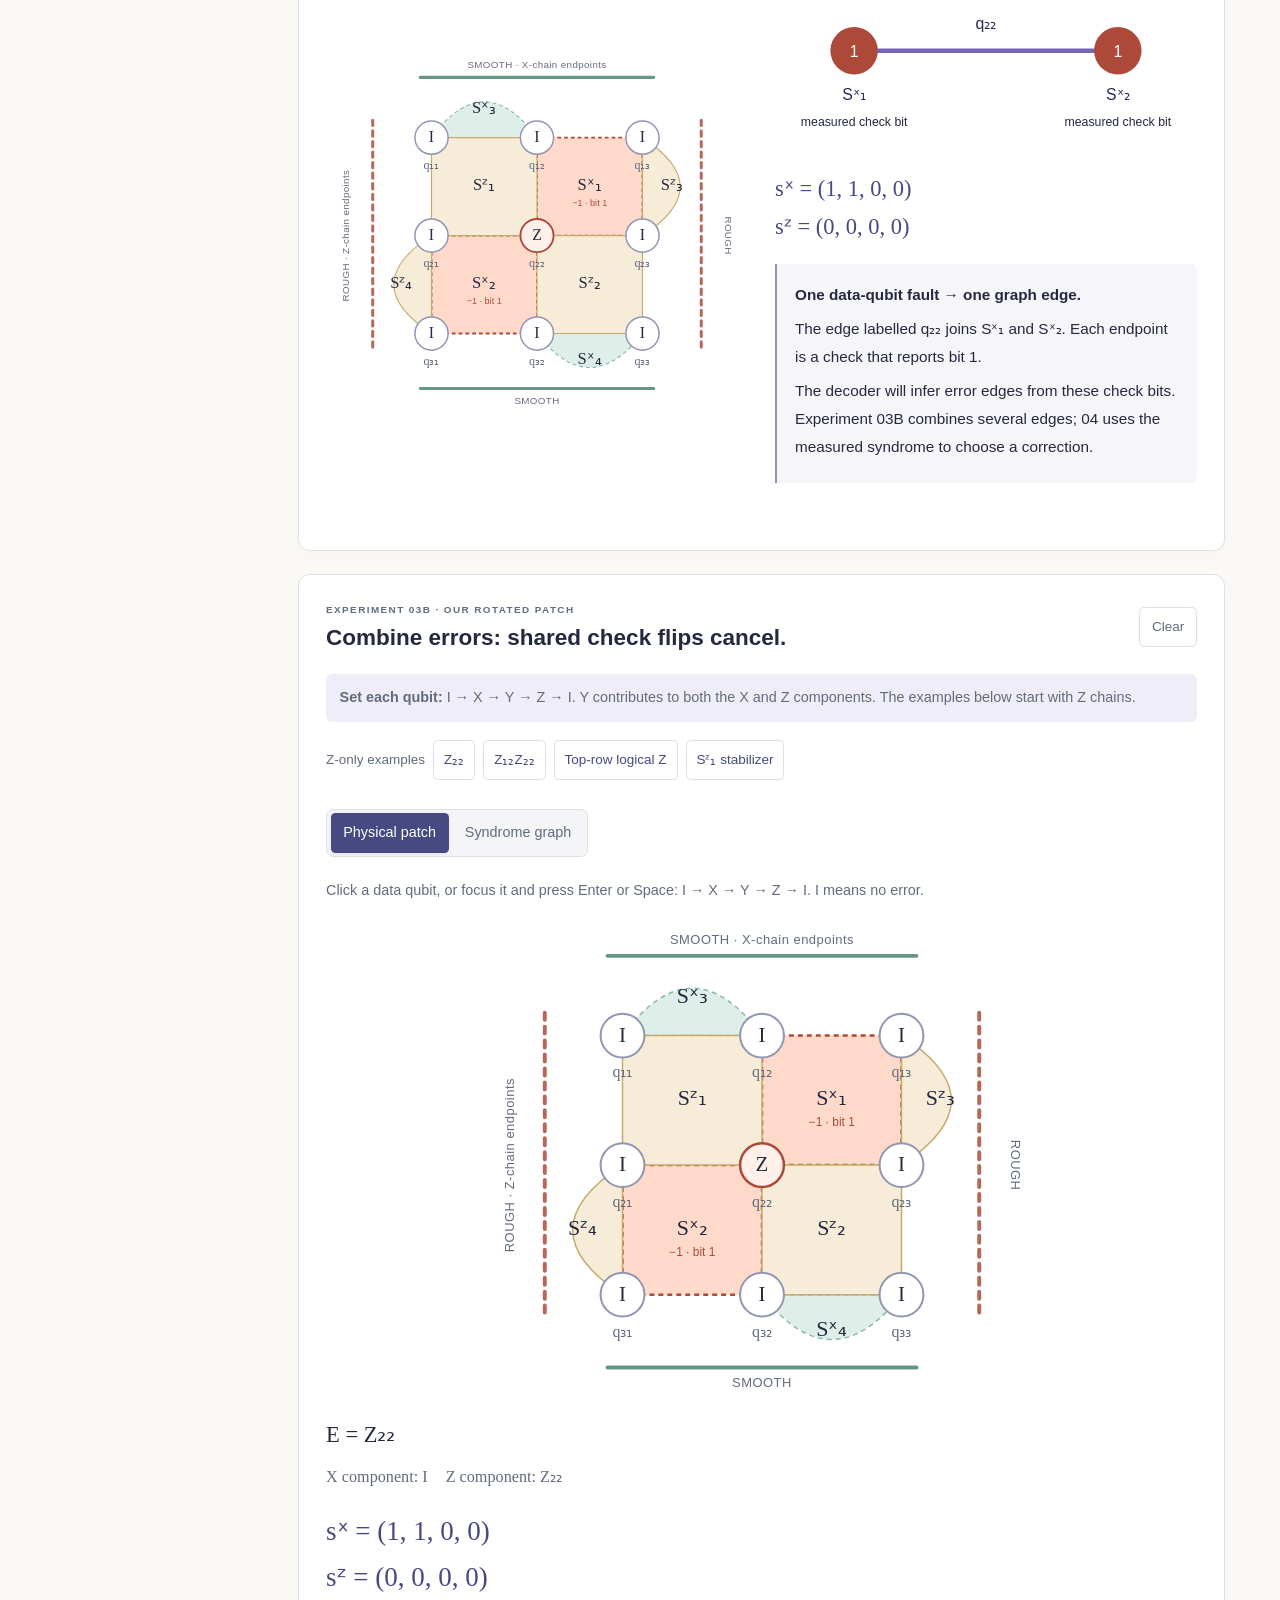
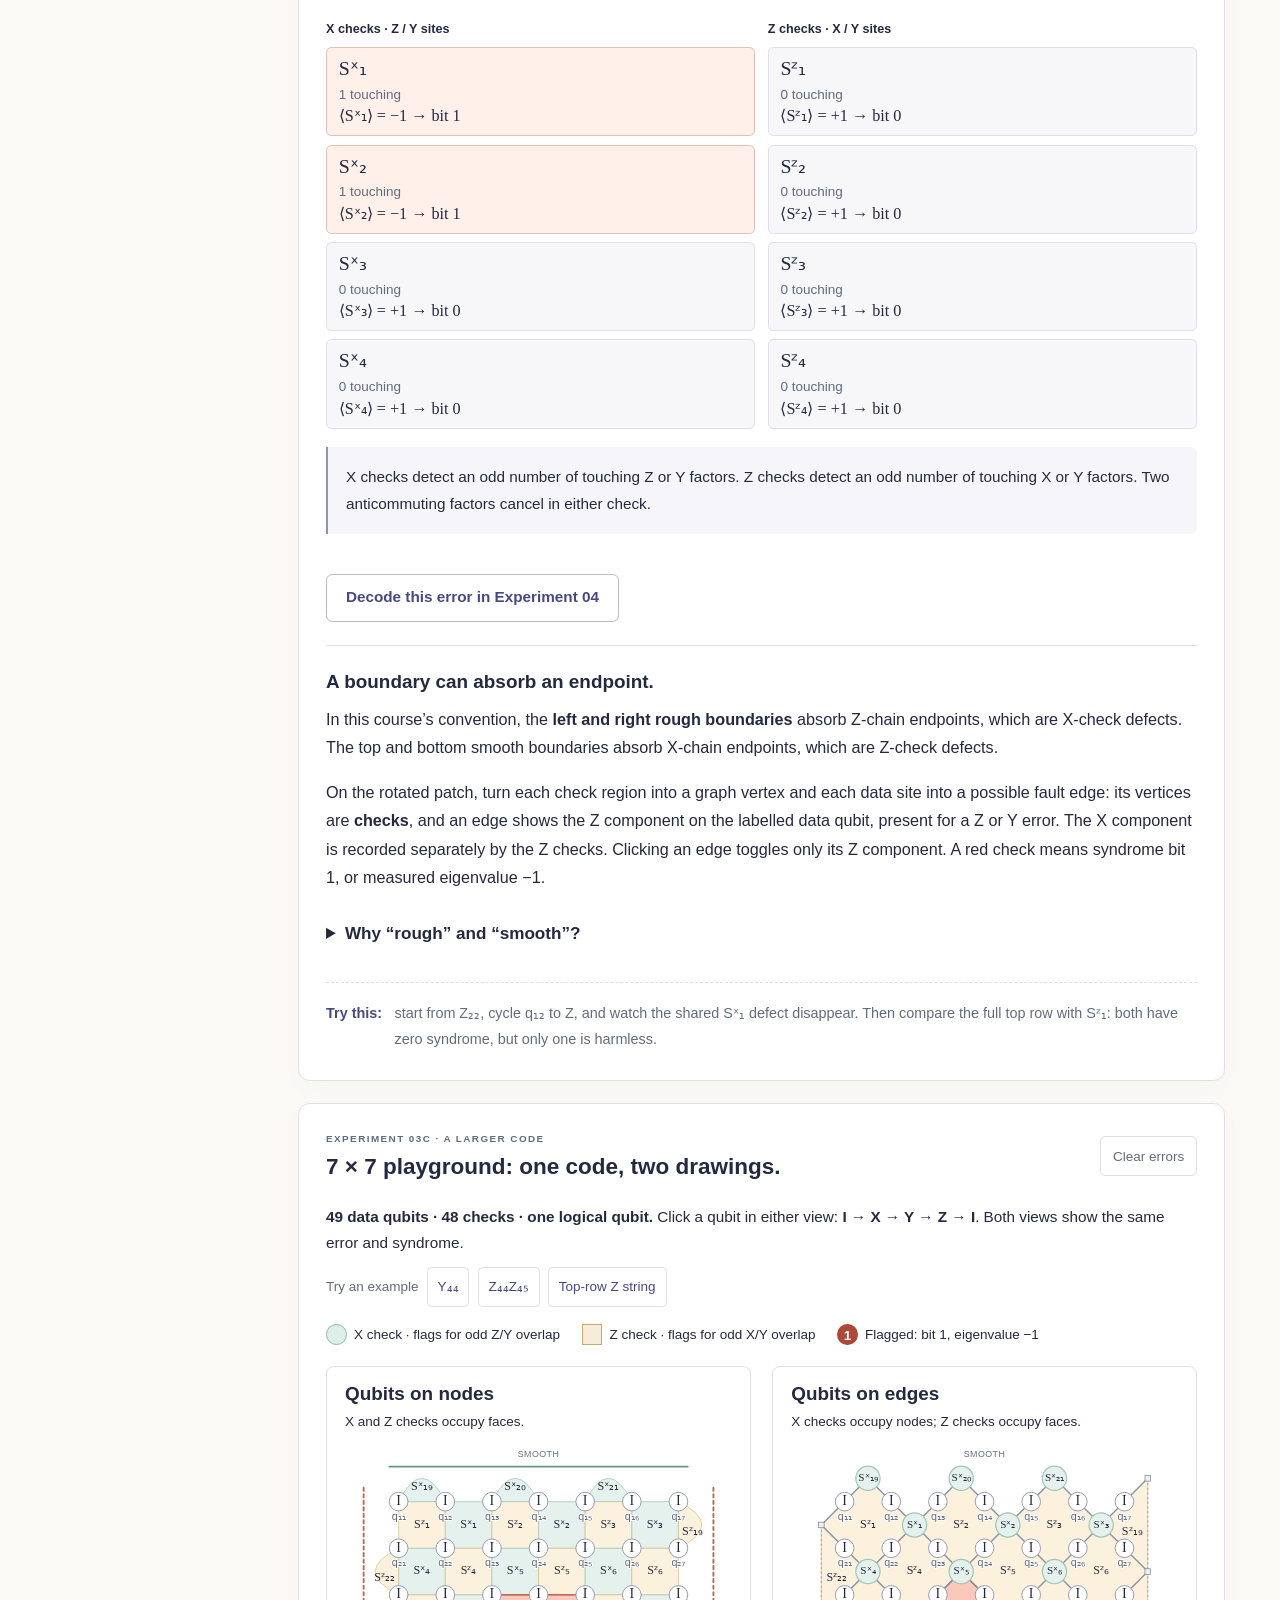
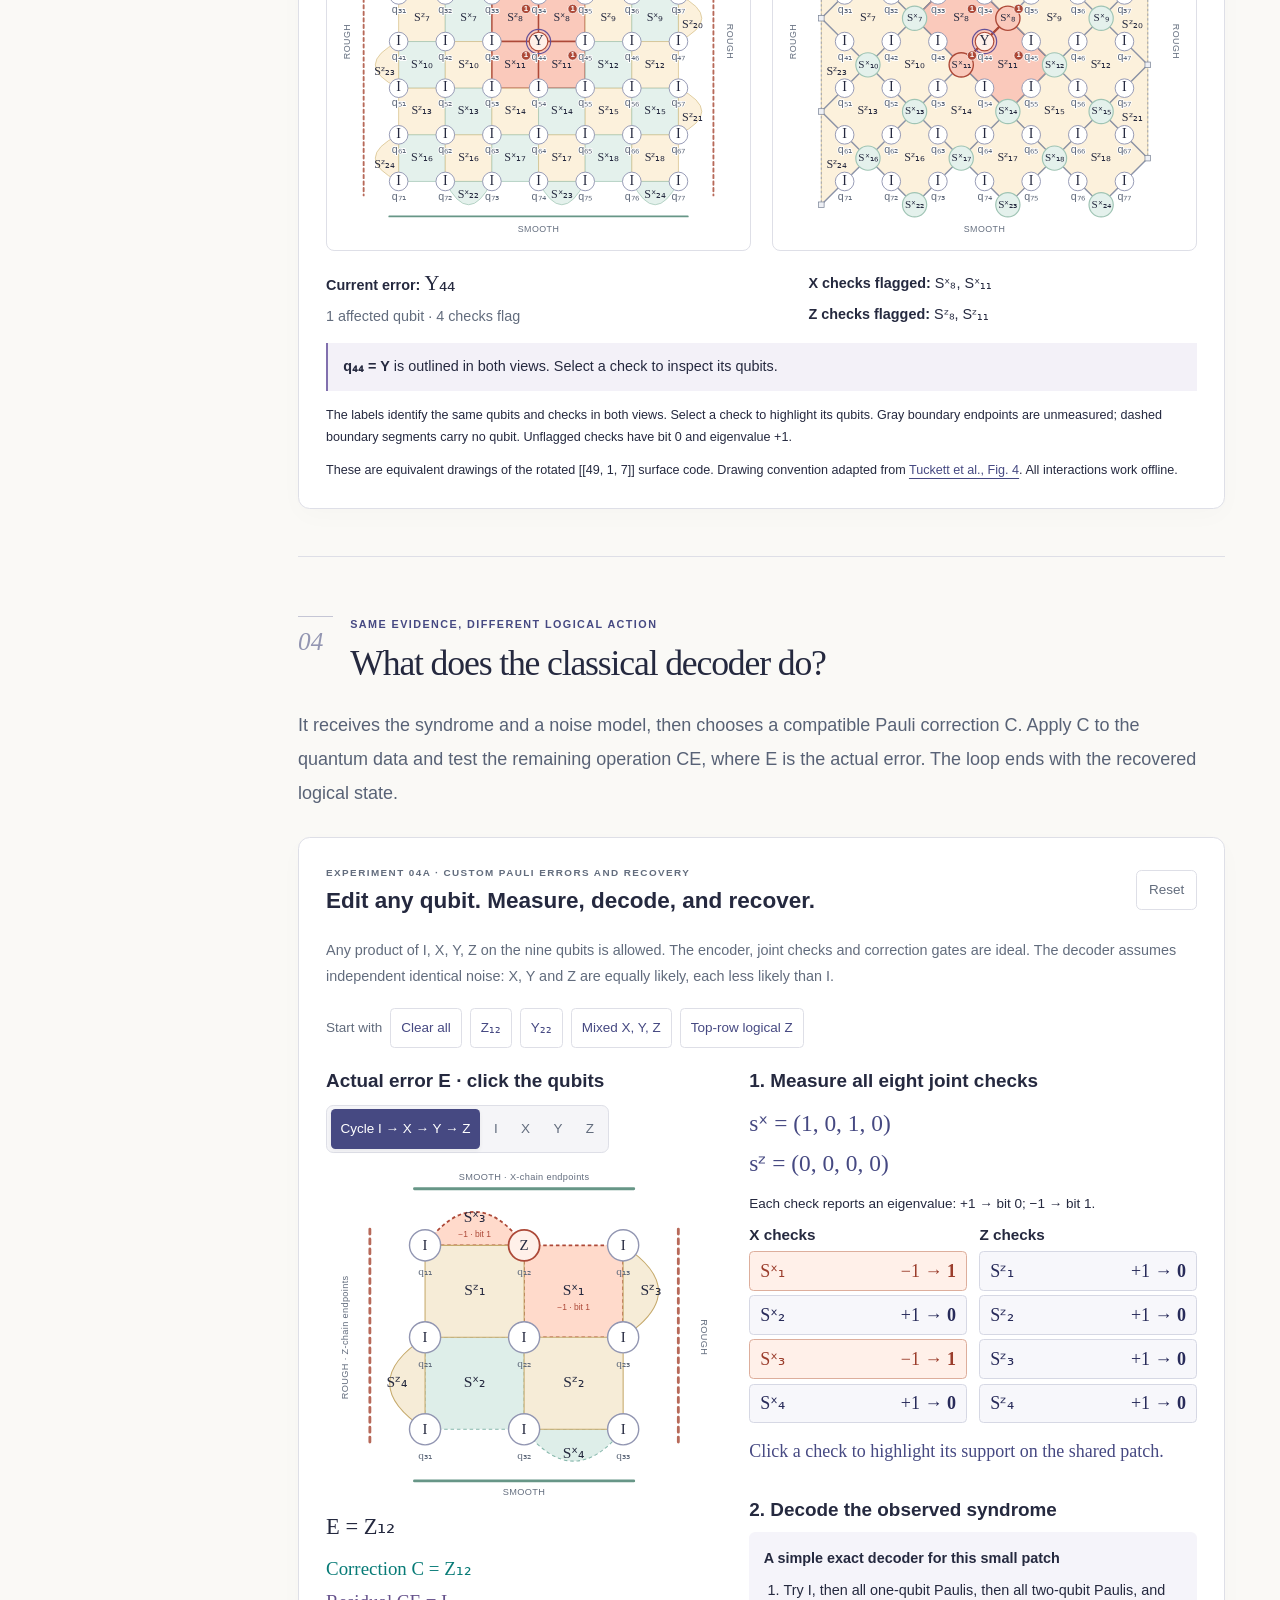
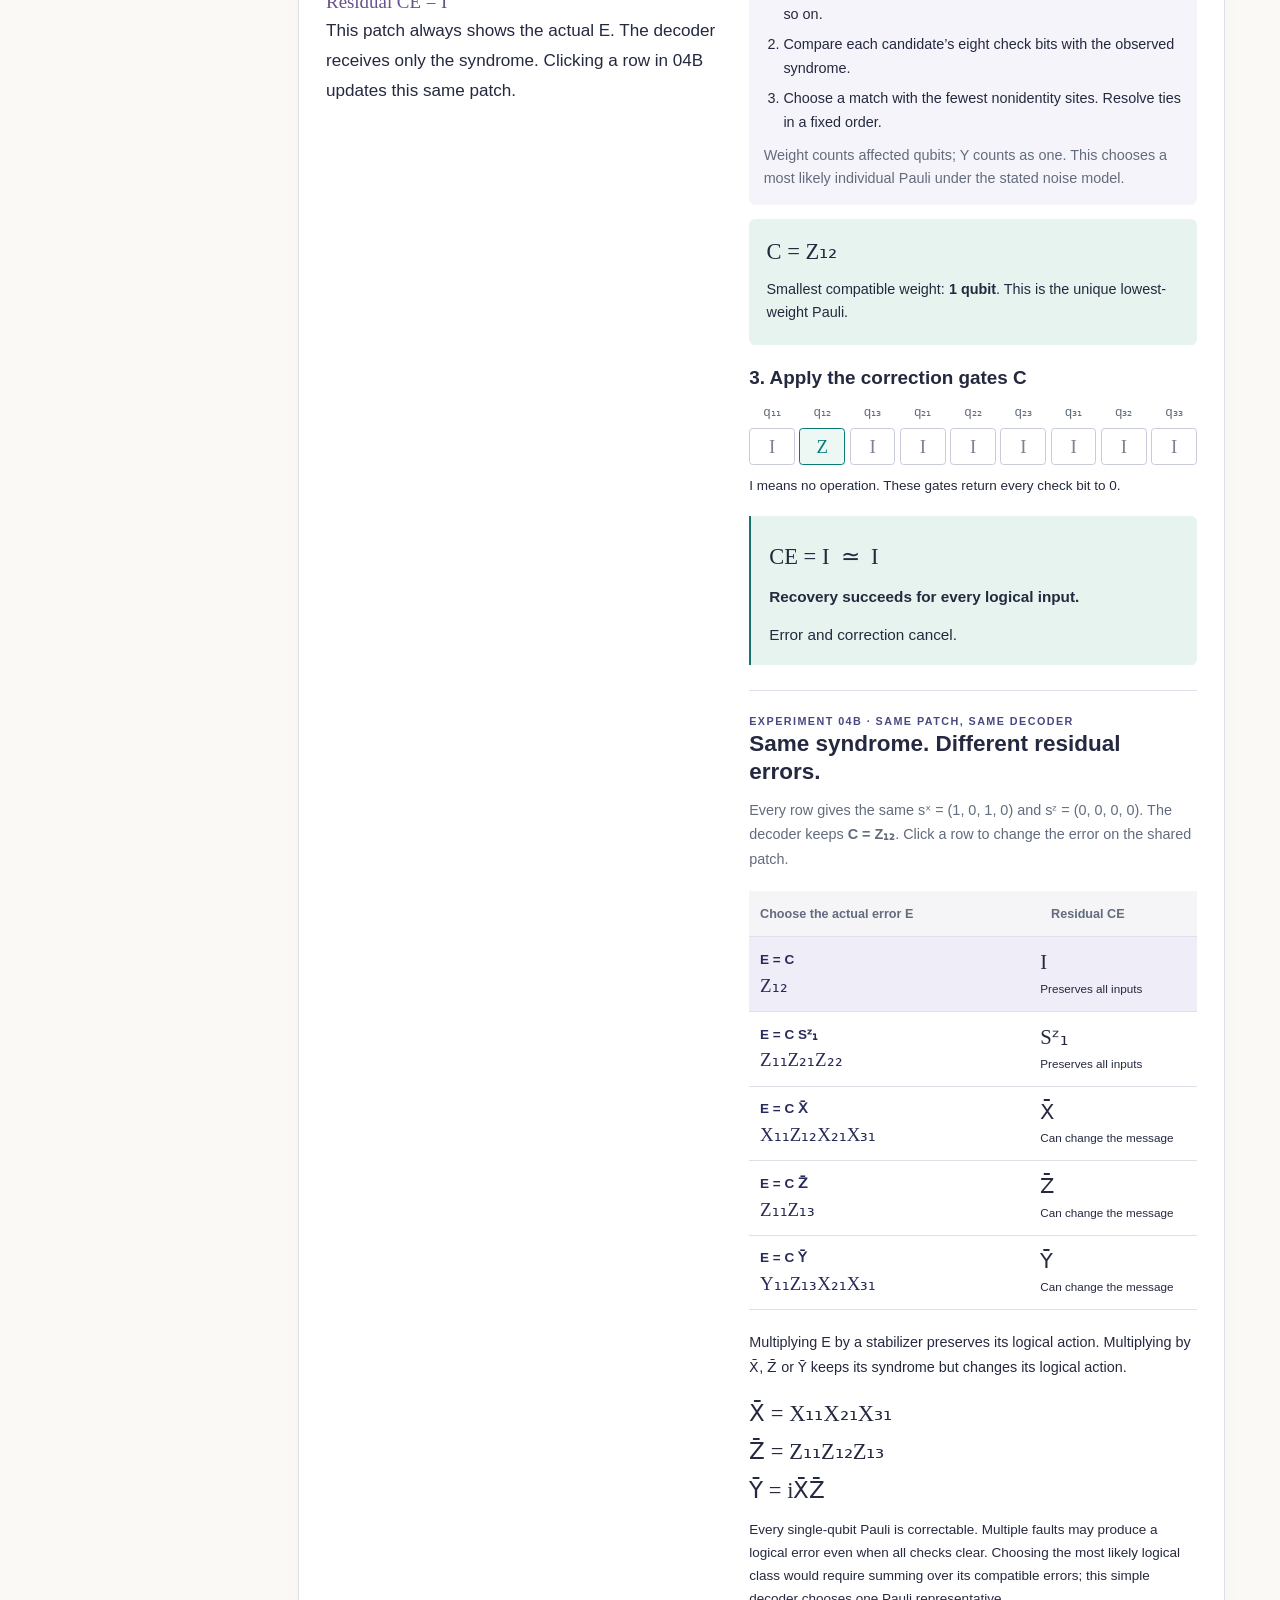
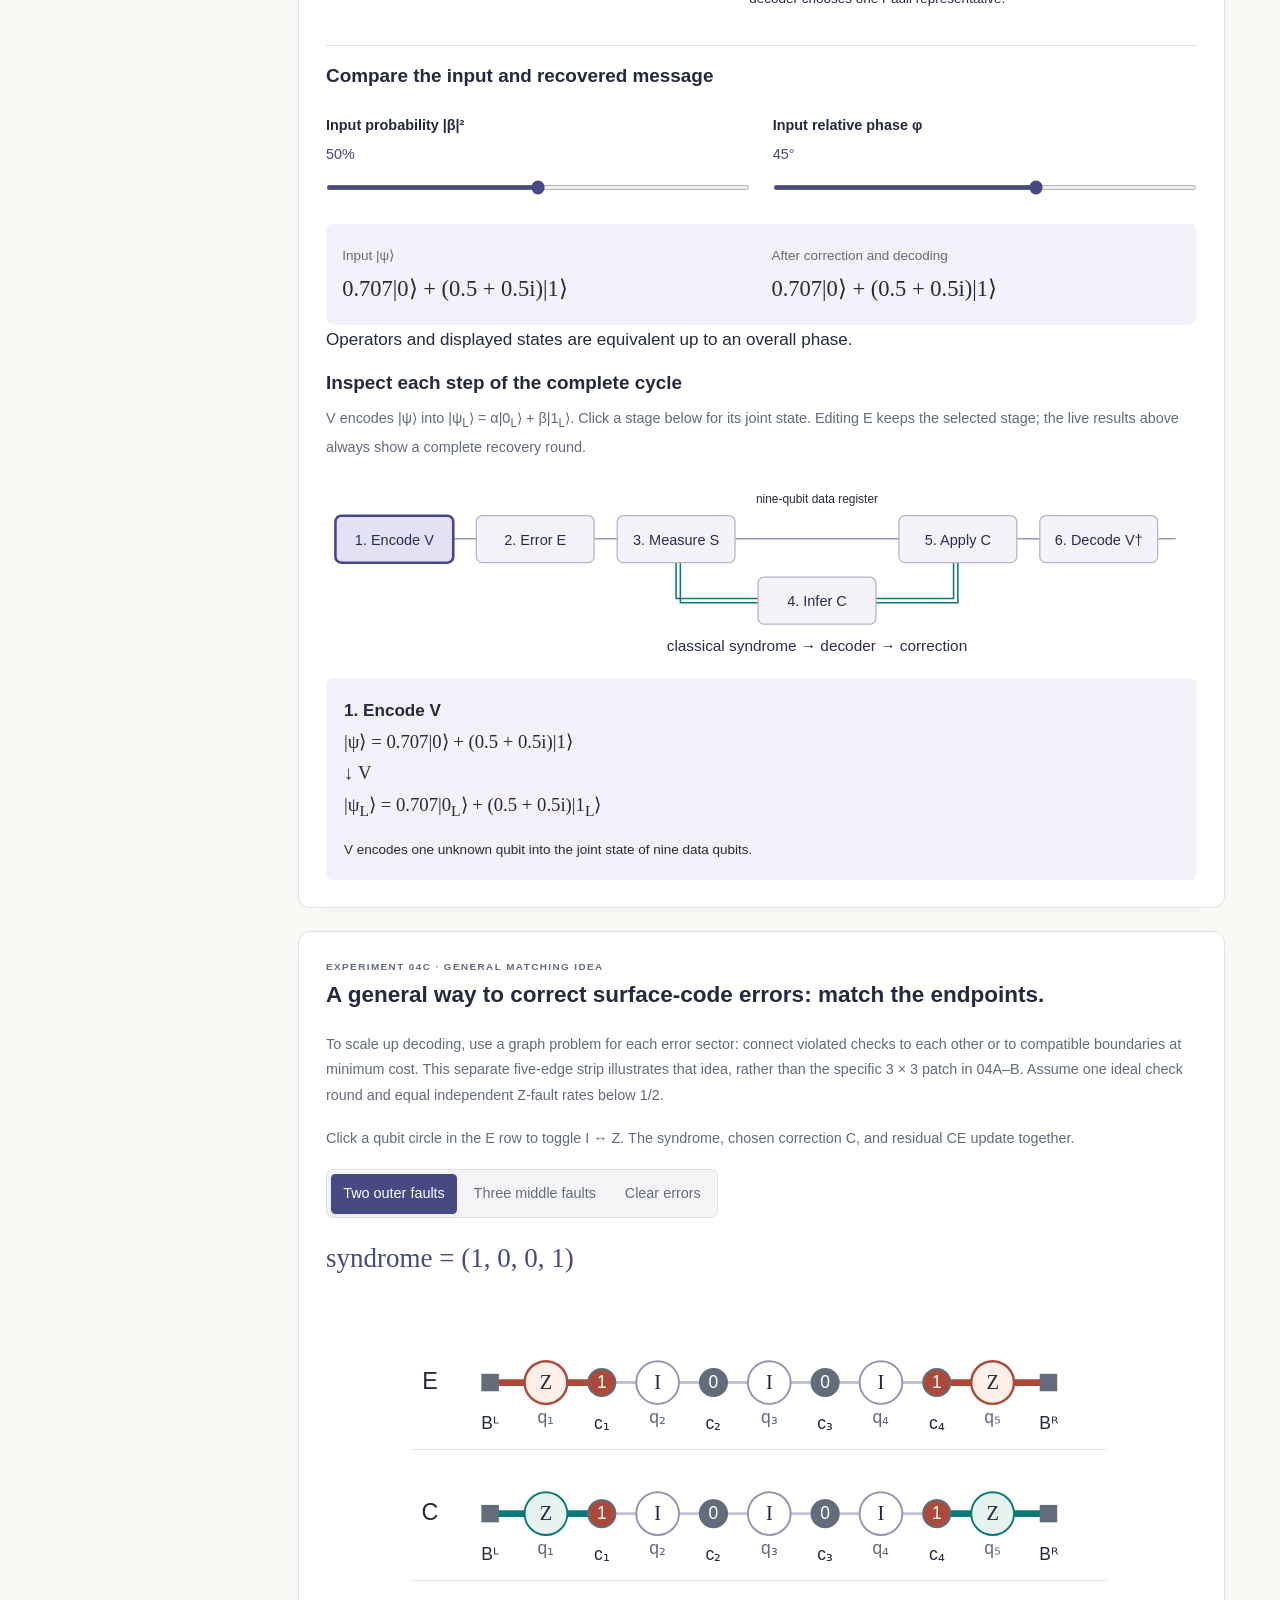
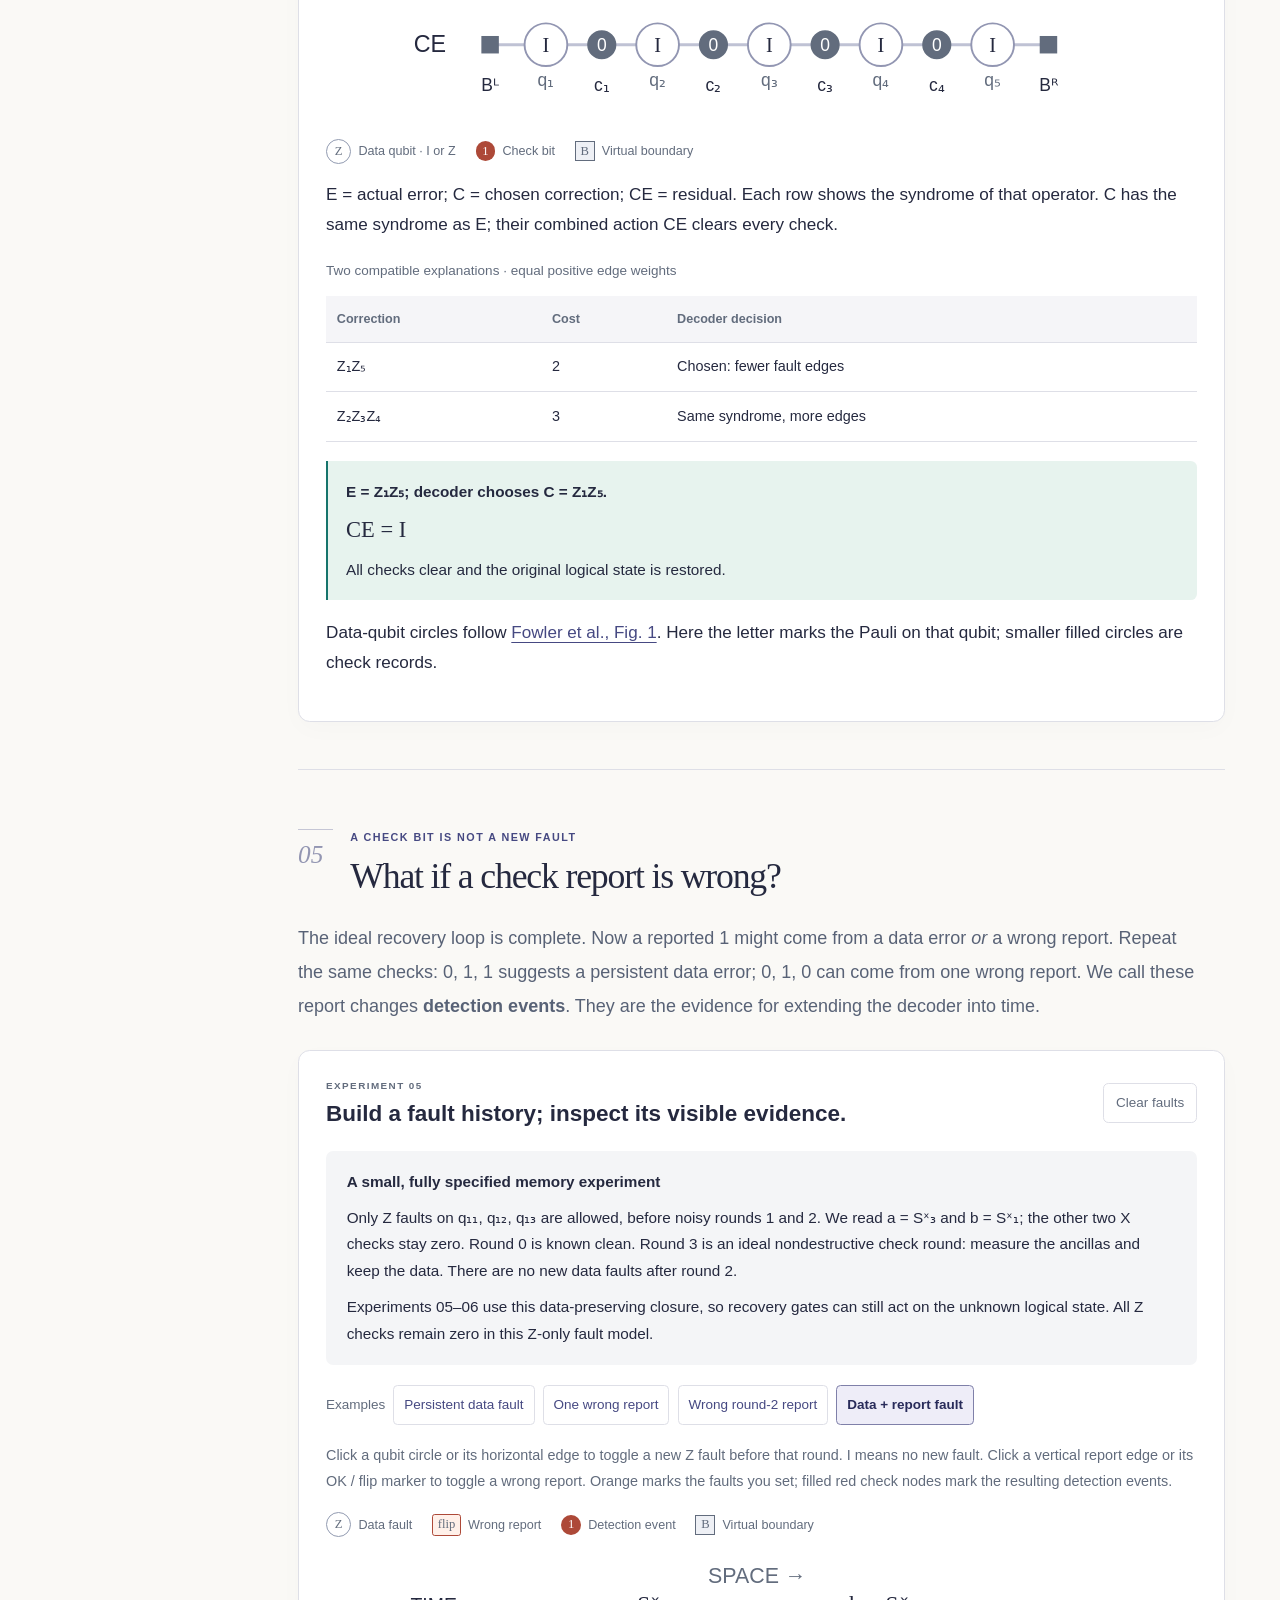
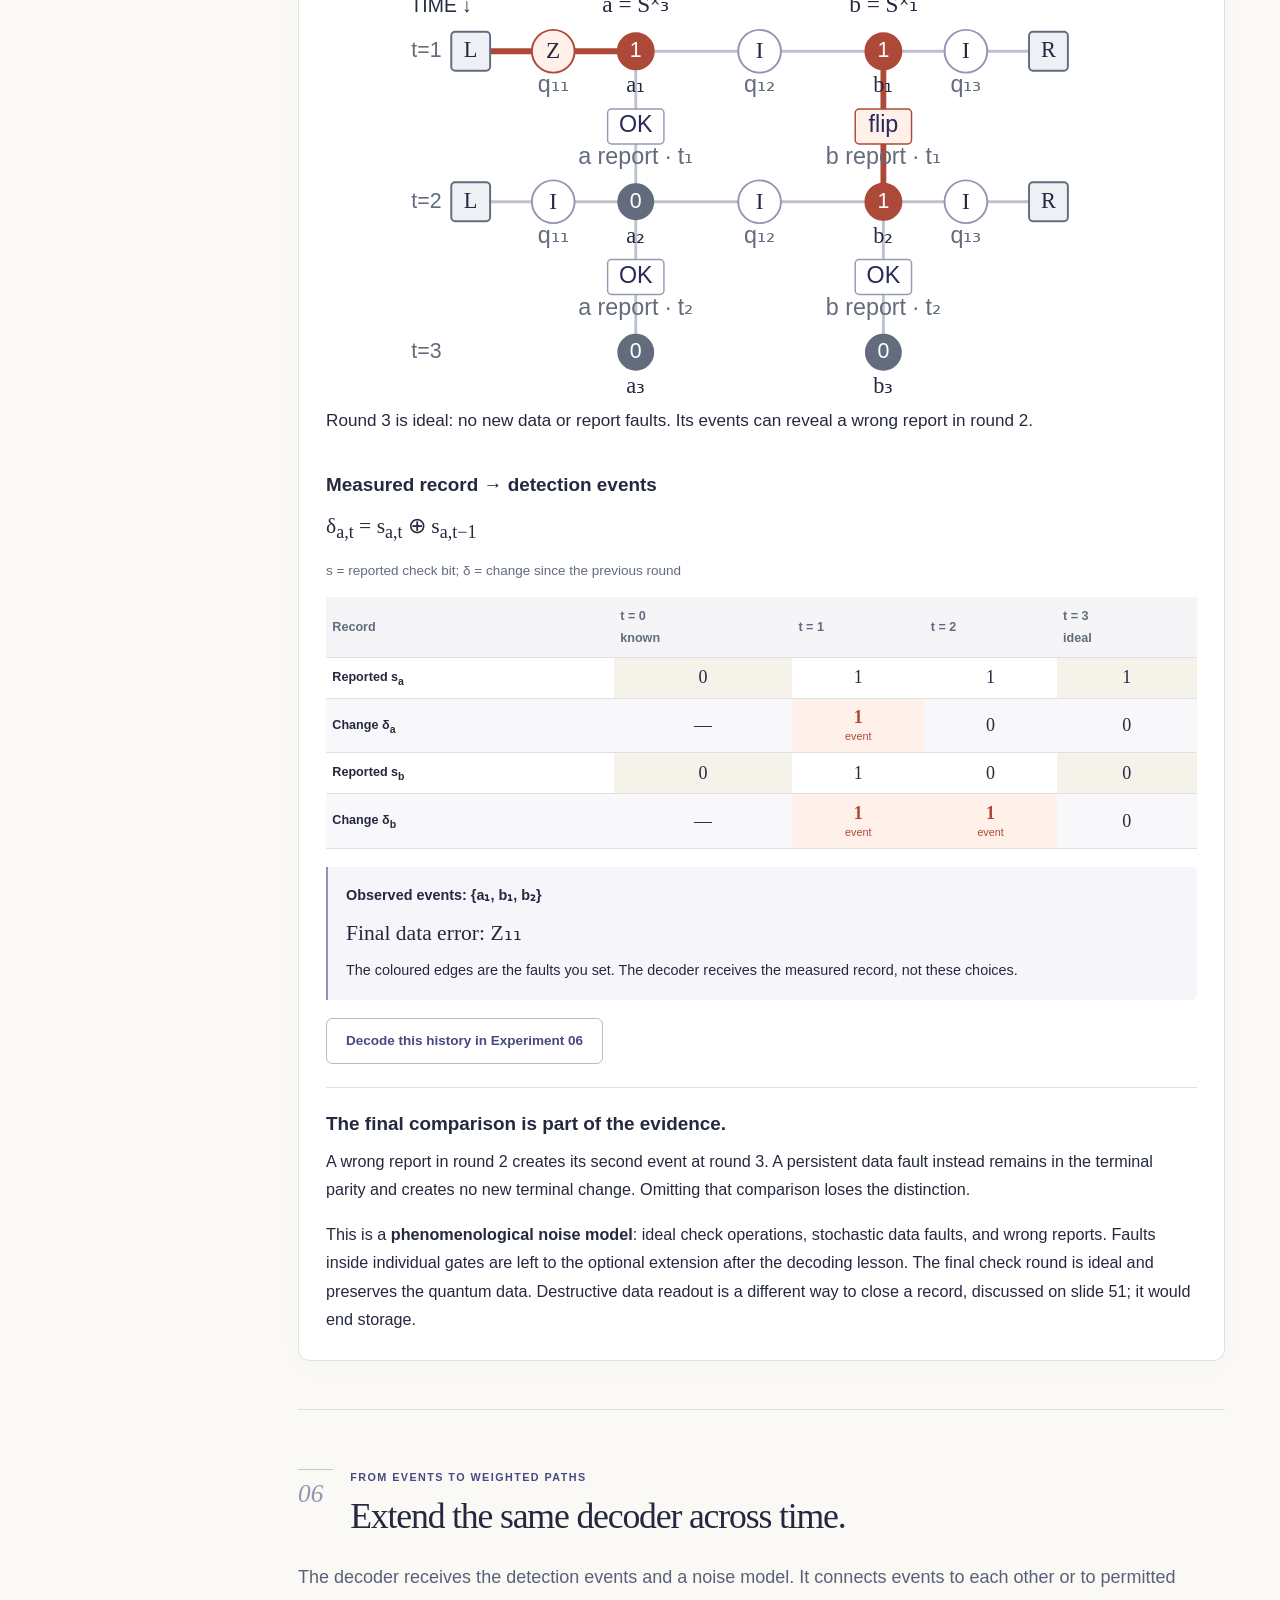
<file: AIAA3072/week12/index.html>
<!doctype html>
<html lang="en">
<head>
<meta charset="utf-8"><meta name="viewport" content="width=device-width, initial-scale=1">
<title>Week 12 · Surface Codes & Recovery</title><meta name="description" content="An offline self-study lab on local quantum checks, error chains, noisy syndrome histories, and matching decoders.">
<meta name="theme-color" content="#282b5a"><link rel="icon" href="icon.svg" type="image/svg+xml"><link rel="stylesheet" href="style.css?v=20261125-7x7">
<script defer src="engine.js?v=20261125-7x7"></script><script defer src="app.js?v=20261125-7x7"></script>
</head>
<body>
<a class="skip" href="#main">Skip to lesson</a>
<aside class="sidebar">
 <a class="brand" href="#overview"><span class="brand-symbol">ψ</span><span>AIAA3072<small>THE INTERACTIVE NOTES</small></span></a>
 <div class="course-label">WEEK 12 · SELF-STUDY LAB</div>
 <nav aria-label="Lesson sections">
 <a href="#overview" class="active"><span>00</span>The big picture</a><a href="#patch"><span>01</span>Read a local patch</a><a href="#measure"><span>02</span>The general check circuit</a><a href="#chains"><span>03</span>Errors and syndrome graphs</a><a href="#playground" class="nav-subsection"><span>03C</span>7×7 code playground</a><a href="#logical"><span>04</span>Decode & recover</a><a href="#time"><span>05</span>When reports can be wrong</a><a href="#matching"><span>06</span>Decode a noisy history</a><a href="#practice"><span>07</span>Check your understanding</a><a href="#scaling"><span>08</span>The threshold result</a><a href="#circuits"><span>+</span>Further study: faulty gates</a>
 </nav>
 <div class="side-bottom"><div class="progress-label"><span>Your exploration</span><span id="progress-text">0 / 8</span></div><div class="progress-track"><span id="progress-fill"></span></div><p>Progress stays in this browser.</p><button class="text-button" id="reset-progress">Reset progress</button></div>
</aside>
<main id="main">
 <header class="topbar"><span>Foundations of Quantum Computing and Quantum AI</span><span>EXPLORE · PREDICT · EXPLAIN</span></header>
 <section id="overview" class="hero section-anchor">
  <div><div class="eyebrow">WEEK 12 / SURFACE CODES & SPACETIME</div><h1>Local clues.<br><em>A global message.</em></h1><p>Read the lattice as a graph of possible errors. Use its check outcomes to choose a correction and recover the message. Then extend the same decoder to unreliable reports.</p><a class="button primary" href="#patch">Start exploring <span aria-hidden="true">↗</span></a><span class="duration">8 learning sections · diagrams &amp; a knowledge check<br>About 60–75 minutes, at your own pace</span></div>
  <div class="hero-visual"><span class="eyebrow">NINE DATA QUBITS · ONE LOGICAL QUBIT</span><svg id="hero-patch" viewBox="0 0 560 430" role="img" aria-label="A rotated surface-code patch, with local checks and a logical string across its top row"></svg><p>A logical string can change the message<br>while every local check still passes.</p></div>
 </section>
 <div class="orientation"><div><span class="eyebrow">BRING FROM WEEK 11</span><p>A syndrome reports check outcomes, not the logical amplitudes. An X error changes a Z check; a Z error changes an X check.</p></div><div><span class="eyebrow">THIS WEEK’S CENTRAL TEST</span><p>After error E and correction C, ask what <strong>CE does to the logical message</strong>. Clearing the checks is necessary, but not sufficient.</p></div></div>
 <div class="route"><span>encode</span><b>→</b><span>measure checks</span><b>→</b><span>decode &amp; recover</span><b>→</b><span>allow wrong reports</span><b>→</b><span>decode across time</span><b>→</b><span>threshold result</span></div>

 <section id="patch" class="lesson section-anchor">
  <div class="section-heading"><span class="section-number">01</span><div><span class="eyebrow">LOCAL CHECKS, GLOBAL INFORMATION</span><h2>Read the patch before the paths.</h2></div></div>
  <p class="lead">Here the nine dots are <strong>data qubits</strong>, labelled by row and column: q₁₁ is top left. Each shaded square or boundary cap is a joint check. A check acts on its corner qubits, without reading them individually.</p>
  <div class="lab"><div class="lab-heading"><div><span class="eyebrow">EXPERIMENT 01</span><h3>Why can we measure all eight checks?</h3></div><button id="patch-reset" class="reset">Reset</button></div>
   <p>Choose one X check and one Z check. Their shared qubits are ringed. You can also click the check labels directly on the patch.</p>
   <div class="two-col"><div><div class="diagram"><svg id="patch-svg" viewBox="0 0 560 470" role="group" aria-label="Select local checks on the nine-qubit patch"></svg></div><div class="legend"><span class="x-key">X-type check</span><span class="z-key">Z-type check</span><span class="overlap-key">shared qubit</span></div></div>
    <div><div class="control-group"><span class="control-label">X check</span><div id="x-checks" class="segmented"></div></div><div class="control-group"><span class="control-label">Z check</span><div id="z-checks" class="segmented"></div></div><div id="patch-formulas" class="formula-stack"></div><div id="commutation" class="result" aria-live="polite"></div></div>
   </div>
   <div class="concept"><h4>Two local minus signs cancel.</h4><p>On a shared qubit, XZ = −ZX. For these checks the overlap is always 0 or 2, so their full products commute. The same rule applies to the shortened two-qubit checks at the boundary.</p><div class="formula">SˣSᶻ = (−1)<sup>overlap</sup>SᶻSˣ = SᶻSˣ</div></div>
   <div class="key-facts"><div><strong>9 − 8 = 1</strong><span>logical qubit; the eight checks are independent</span></div><div><strong>2<sup>9−8</sup> = 2</strong><span>dimensions, allowing α|0<sub>L</sub>⟩ + β|1<sub>L</sub>⟩</span></div><div><strong>[[9, 1, 3]]</strong><span>9 physical qubits, 1 logical qubit, distance 3</span></div></div>
   <p class="try"><strong>Try this:</strong> compare Sˣ₁ with Sᶻ₃, then Sˣ₃ with Sᶻ₂. Which qubits supply the minus signs?</p>
  </div>
 </section>


 <section id="measure" class="lesson section-anchor">
  <div class="section-heading"><span class="section-number">02</span><div><span class="eyebrow">THE CENTRAL MEASUREMENT CIRCUIT</span><h2>One circuit for any Pauli check.</h2></div></div>
  <p class="lead">Choose a Hermitian Pauli product S. The ancilla reports its <strong>joint eigenvalue</strong>. The ZZ parity meter and all-X check are special cases of this same construction.</p>
  <div class="lab"><div class="lab-heading"><div><span class="eyebrow">EXPERIMENT 02</span><h3>Follow the check information into one classical bit.</h3></div><button id="meter-reset" class="reset">Reset</button></div>
   <div class="control-group"><span class="control-label">Choose the check S</span><div class="segmented wrap"><button data-meter-check="ZZ">Z₁Z₂</button><button data-meter-check="XXXX">X₁X₂X₃X₄</button><button data-meter-check="XYZ">X₁Y₂Z₃</button></div></div>
   <div class="control-group"><span class="control-label">Incoming check sector</span><div class="segmented wrap"><button data-meter-sector="plus">Eigenvalue +1</button><button data-meter-sector="minus">Eigenvalue −1</button><button data-meter-sector="both">Superposition of sectors</button></div></div>
   <label id="meter-prob-control" class="meter-prob" hidden>Weight in the −1 sector <output id="meter-prob-value"></output><input id="meter-prob" type="range" min="0" max="100" step="5" value="25"></label>
   <p class="hint">Each controlled gate acts on one Pauli factor; identity factors are skipped.</p>
   <p class="hint">Click a dashed time line or its t₀–t₄ circle to inspect that state. Changing the check keeps your selected time step.</p><div class="circuit-wrap meter-wrap"><svg id="meter-circuit" viewBox="0 0 920 390" role="group" aria-label="Step through the general Pauli-check measurement circuit"></svg></div>
   <div id="meter-state" class="state-box" aria-live="polite"></div>
   <div id="meter-outcomes" class="segmented wrap" aria-label="Inspect a measurement outcome"></div>
   <div class="concept"><div class="formula">P₀ = (I + S)/2 &nbsp; &nbsp; P₁ = (I − S)/2</div><p>Write S|ψ₊⟩ = +|ψ₊⟩ and S|ψ₋⟩ = −|ψ₋⟩. Each |ψ±⟩ can still contain an unknown logical superposition. The meter selects a sector; it preserves the state <em>inside</em> that sector.</p><p class="caption">For a negative product −S, add Z on the ancilla before its final H, or swap the meanings of bits 0 and 1. The all-Z implementation above and the data-to-ancilla CNOT parity meter give the same projectors.</p></div>
  </div>
 </section>

 <section id="chains" class="lesson section-anchor">
  <div class="section-heading"><span class="section-number">03</span><div><span class="eyebrow">WHAT THE DECODER’S GRAPH MEANS</span><h2>A qubit error becomes an edge.</h2></div></div>
  <p class="lead">The decoder knows which checks flipped, but not which qubits were faulty. The <strong>syndrome graph</strong> turns that evidence into a path problem: checks are vertices, and possible qubit errors are edges. Start with one error on the same nine-qubit patch.</p>
  <div class="lab intro-lab"><div class="lab-heading"><div><span class="eyebrow">EXPERIMENT 03A · DEFINE ONE DECODING-GRAPH EDGE</span><h3>Which checks does this one error flip?</h3></div></div>
   <div class="segmented wrap" aria-label="Single error type"><button data-intro-type="Z">Z error → X checks</button><button data-intro-type="X">X error → Z checks</button></div>
   <p class="hint">Click a qubit to move the single error. Compare its physical location with the graph edge joining its check outcomes.</p>
   <div class="two-col compact"><div class="diagram"><svg id="intro-patch" viewBox="0 0 560 470" role="group" aria-label="Choose the qubit for one physical error"></svg></div><div><div class="diagram"><svg id="intro-edge" viewBox="0 0 480 225" role="img" aria-label="One fault edge joins the checks it flips or a permitted boundary"></svg></div><div id="intro-readout" class="syndrome" aria-live="polite"></div><div id="intro-explanation" class="result" aria-live="polite"></div></div></div>
  </div>
  <div class="lab"><div class="lab-heading"><div><span class="eyebrow">EXPERIMENT 03B · OUR ROTATED PATCH</span><h3>Combine errors: shared check flips cancel.</h3></div><button id="chain-reset" class="reset">Clear</button></div>
   <p class="hint painter-cycle"><strong>Set each qubit:</strong> I → X → Y → Z → I. Y contributes to both the X and Z components. The examples below start with Z chains.</p>
   <div class="preset-row"><span>Z-only examples</span><button data-chain="16">Z₂₂</button><button data-chain="18">Z₁₂Z₂₂</button><button data-chain="7">Top-row logical Z</button><button data-chain="27">Sᶻ₁ stabilizer</button></div>
   <div class="two-col"><div><div class="segmented view-tabs" aria-label="Error-chain drawing"><button data-chain-view="patch" class="selected">Physical patch</button><button data-chain-view="graph">Syndrome graph</button></div><p id="chain-hint" class="hint"></p><div class="diagram"><svg id="chain-svg" viewBox="0 0 560 470" role="group" aria-label="Cycle data-qubit errors through I, X, Y, Z, I"></svg></div></div>
    <div><div id="chain-operator" class="formula"></div><div id="chain-components" class="component-labels"></div><div id="chain-syndrome" class="syndrome" aria-live="polite"></div><div id="chain-counts" class="check-counts two-sector-counts"></div><div id="chain-result" class="result" aria-live="polite"></div></div></div>
   <a class="button secondary" id="chain-decode" href="#logical">Decode this error in Experiment 04</a>
   <div class="concept"><h4>A boundary can absorb an endpoint.</h4><p>In this course’s convention, the <strong>left and right rough boundaries</strong> absorb Z-chain endpoints, which are X-check defects. The top and bottom smooth boundaries absorb X-chain endpoints, which are Z-check defects.</p><p>On the rotated patch, turn each check region into a graph vertex and each data site into a possible fault edge: its vertices are <strong>checks</strong>, and an edge shows the Z component on the labelled data qubit, present for a Z or Y error. The X component is recorded separately by the Z checks. Clicking an edge toggles only its Z component. A red check means syndrome bit 1, or measured eigenvalue −1.</p></div>
<details class="boundary-history"><summary>Why “rough” and “smooth”?</summary><div class="two-col compact"><div><h4>Rough · plaquette boundary</h4><svg viewBox="0 0 300 125" role="img" aria-label="A rough boundary cuts through plaquettes and leaves links ending at the boundary"><path d="M30 105H270M30 55H270M30 105V20M110 105V20M190 105V20M270 105V20" fill="none" stroke="#282b5a" stroke-width="2"/><path d="M15 20H285" stroke="#b84e36" stroke-width="3" stroke-dasharray="6 4"/><path d="M110 105V20" stroke="#7765ba" stroke-width="6"/></svg><p>Z strings can end here: an X-check defect is absorbed.</p></div><div><h4>Smooth · site boundary</h4><svg viewBox="0 0 300 125" role="img" aria-label="A smooth boundary follows a row of lattice sites"><path d="M30 105H270M30 55H270M30 105V55M110 105V55M190 105V55M270 105V55" fill="none" stroke="#282b5a" stroke-width="2"/><path d="M15 55H285" stroke="#087b77" stroke-width="3"/><path d="M150 120V55" stroke="#4c6da6" stroke-width="6" stroke-dasharray="3 5"/></svg><p>Dual X strings can end here: a Z-check defect is absorbed.</p></div></div><p>The names reflect the two cuts in early edge-qubit lattice drawings: plaquette versus site boundaries. The rotated patch keeps the names and endpoint rules; its compass directions can differ. See Dennis et al. (2002), <em>Topological quantum memory</em>, Fig. 5 (arXiv:quant-ph/0110143).</p></details>
   <p class="try"><strong>Try this:</strong> start from Z₂₂, cycle q₁₂ to Z, and watch the shared Sˣ₁ defect disappear. Then compare the full top row with Sᶻ₁: both have zero syndrome, but only one is harmless.</p>
  </div>
  <div id="playground" class="lab large-playground section-anchor">
   <div class="lab-heading"><div><span class="eyebrow">EXPERIMENT 03C · A LARGER CODE</span><h3>7 × 7 playground: one code, two drawings.</h3></div><button id="playground-clear" class="reset">Clear errors</button></div>
   <p class="playground-intro"><strong>49 data qubits · 48 checks · one logical qubit.</strong> Click a qubit in either view: <strong>I → X → Y → Z → I</strong>. Both views show the same error and syndrome.</p>
   <div class="preset-row"><span>Try an example</span><button data-playground-preset="center">Y₄₄</button><button data-playground-preset="pair">Z₄₄Z₄₅</button><button data-playground-preset="logical">Top-row Z string</button></div>
   <div class="playground-legend"><span><i class="play-key-x"></i>X check · flags for odd Z/Y overlap</span><span><i class="play-key-z"></i>Z check · flags for odd X/Y overlap</span><span><i class="play-key-flag">1</i>Flagged: bit 1, eigenvalue −1</span></div>
   <div class="playground-views">
    <div class="playground-view"><h4>Qubits on nodes</h4><p class="caption">X and Z checks occupy faces.</p><div class="diagram"><svg id="playground-node" viewBox="0 0 860 860" role="group" aria-label="7 by 7 rotated code: edit node qubits and inspect face checks"></svg></div></div>
    <div class="playground-view"><h4>Qubits on edges</h4><p class="caption">X checks occupy nodes; Z checks occupy faces.</p><div class="diagram"><svg id="playground-edge" viewBox="0 0 860 860" role="group" aria-label="The same 49 qubits on edges: edit errors and inspect node or face checks"></svg></div></div>
   </div>
   <div id="playground-status" class="playground-status" aria-live="polite"></div>
   <div id="playground-logical" class="playground-logical" aria-live="polite" hidden></div>
   <div id="playground-inspector" class="playground-inspector" aria-live="polite"></div>
   <p class="caption playground-note">The labels identify the same qubits and checks in both views. Select a check to highlight its qubits. Gray boundary endpoints are unmeasured; dashed boundary segments carry no qubit. Unflagged checks have bit 0 and eigenvalue +1.</p>
   <p class="caption playground-source">These are equivalent drawings of the rotated [[49, 1, 7]] surface code. Drawing convention adapted from <a href="https://arxiv.org/pdf/1812.08186#page=4" target="_blank" rel="noopener">Tuckett et al., Fig. 4</a>. All interactions work offline.</p>
  </div>
 </section>

 <section id="logical" class="lesson section-anchor">
  <div class="section-heading"><span class="section-number">04</span><div><span class="eyebrow">SAME EVIDENCE, DIFFERENT LOGICAL ACTION</span><h2>What does the classical decoder do?</h2></div></div>
  <p class="lead">It receives the syndrome and a noise model, then chooses a compatible Pauli correction C. Apply C to the quantum data and test the remaining operation CE, where E is the actual error. The loop ends with the recovered logical state.</p>

  <div class="lab unified-decoder-lab"><div class="lab-heading"><div><span class="eyebrow">EXPERIMENT 04A · CUSTOM PAULI ERRORS AND RECOVERY</span><h3>Edit any qubit. Measure, decode, and recover.</h3></div><button id="loop-reset" class="reset">Reset</button></div>
   <p class="hint">Any product of I, X, Y, Z on the nine qubits is allowed. The encoder, joint checks and correction gates are ideal. The decoder assumes independent identical noise: X, Y and Z are equally likely, each less likely than I.</p>
   <div class="preset-row"><span>Start with</span><button data-loop-error="0">Clear all</button><button data-loop-error="2">Z₁₂</button><button data-loop-error="y22">Y₂₂</button><button data-loop-error="mixed">Mixed X, Y, Z</button><button data-loop-error="logical">Top-row logical Z</button></div>
   <div class="unified-decoder-grid">
    <div class="shared-error-editor">
     <h4>Actual error E · click the qubits</h4><div class="segmented wrap" aria-label="Pauli painting mode"><button data-loop-brush="cycle">Cycle I → X → Y → Z</button><button data-loop-brush="I">I</button><button data-loop-brush="X">X</button><button data-loop-brush="Y">Y</button><button data-loop-brush="Z">Z</button></div>
     <div class="diagram"><svg id="loop-patch" viewBox="0 0 560 470" role="group" aria-label="Edit arbitrary Pauli errors on the shared nine-qubit patch"></svg></div><div id="loop-error-label" class="formula"></div><div id="loop-editor-summary" class="shared-editor-summary"></div>
     <p class="caption">This patch always shows the actual E. The decoder receives only the syndrome. Clicking a row in 04B updates this same patch.</p>
    </div>
    <div class="live-recovery-panel">
     <h4>1. Measure all eight joint checks</h4><div id="loop-evidence" class="syndrome" aria-live="polite"></div><p class="caption">Each check reports an eigenvalue: +1 → bit 0; −1 → bit 1.</p><div id="loop-checks" class="loop-check-grid"></div><div id="loop-check-formula" class="check-formula"></div>
     <h4>2. Decode the observed syndrome</h4><div class="decoder-algorithm"><strong>A simple exact decoder for this small patch</strong><ol><li>Try I, then all one-qubit Paulis, then all two-qubit Paulis, and so on.</li><li>Compare each candidate’s eight check bits with the observed syndrome.</li><li>Choose a match with the fewest nonidentity sites. Resolve ties in a fixed order.</li></ol><p>Weight counts affected qubits; Y counts as one. This chooses a most likely individual Pauli under the stated noise model.</p></div><div id="loop-choice" class="decoder-choice" aria-live="polite"></div>
     <h4>3. Apply the correction gates C</h4><div id="loop-gates" class="correction-gates" aria-label="Physical correction gate on each data qubit"></div><p class="caption">I means no operation. These gates return every check bit to 0.</p><div id="loop-verdict" class="result" aria-live="polite"></div>
     <div class="residual-comparison"><span class="eyebrow">EXPERIMENT 04B · SAME PATCH, SAME DECODER</span><h3>Same syndrome. Different residual errors.</h3><p id="loop-case-context" class="hint"></p><div class="table-wrap"><table class="residual-case-table"><thead><tr><th>Choose the actual error E</th><th>Residual CE</th></tr></thead><tbody id="loop-cases"></tbody></table></div><p>Multiplying E by a stabilizer preserves its logical action. Multiplying by X̄, Z̄ or Ȳ keeps its syndrome but changes its logical action.</p><div class="formula">X̄ = X₁₁X₂₁X₃₁<br>Z̄ = Z₁₁Z₁₂Z₁₃<br>Ȳ = iX̄Z̄</div><p class="caption">Every single-qubit Pauli is correctable. Multiple faults may produce a logical error even when all checks clear. Choosing the most likely logical class would require summing over its compatible errors; this simple decoder chooses one Pauli representative.</p></div>
    </div>
   </div>
   <div class="logical-message-inspector"><h4>Compare the input and recovered message</h4><div class="state-controls"><label>Input probability |β|² <output id="loop-prob-value"></output><input id="loop-prob" type="range" min="0" max="100" value="50"></label><label>Input relative phase φ <output id="loop-phase-value"></output><input id="loop-phase" type="range" min="-180" max="180" step="15" value="45"></label></div><div id="loop-message" class="message-comparison" aria-live="polite"></div><p id="loop-special-state" class="caption"></p>
    <h4>Inspect each step of the complete cycle</h4><p class="hint">V encodes |ψ⟩ into |ψ<sub>L</sub>⟩ = α|0<sub>L</sub>⟩ + β|1<sub>L</sub>⟩. Click a stage below for its joint state. Editing E keeps the selected stage; the live results above always show a complete recovery round.</p><div class="circuit-wrap loop-wrap"><svg id="loop-circuit" viewBox="0 0 1020 210" role="group" aria-label="Encode, add arbitrary Pauli errors, measure checks, decode the syndrome, correct and recover the message"></svg></div><div id="loop-state" class="state-box" aria-live="polite"></div>
   </div>
  </div>
  <div class="lab"><div class="lab-heading"><div><span class="eyebrow">EXPERIMENT 04C · GENERAL MATCHING IDEA</span><h3>A general way to correct surface-code errors: match the endpoints.</h3></div></div>
   <p class="hint">To scale up decoding, use a graph problem for each error sector: connect violated checks to each other or to compatible boundaries at minimum cost. This separate five-edge strip illustrates that idea, rather than the specific 3 × 3 patch in 04A–B. Assume one ideal check round and equal independent Z-fault rates below 1/2.</p>
   <p class="hint">Click a qubit circle in the E row to toggle I ↔ Z. The syndrome, chosen correction C, and residual CE update together.</p>
   <div class="segmented wrap" aria-label="Five-qubit error presets"><button data-strip-error="17">Two outer faults</button><button data-strip-error="14">Three middle faults</button><button data-strip-error="0">Clear errors</button></div>
   <div id="strip-syndrome" class="syndrome" aria-live="polite"></div>
   <div class="diagram"><svg id="strip-graph" viewBox="0 0 760 435" role="group" aria-label="Editable data errors, chosen correction, and residual displayed together"></svg></div>
   <div class="symbol-key"><span><i class="symbol-data">Z</i> Data qubit · I or Z</span><span><i class="symbol-check">1</i> Check bit</span><span><i class="symbol-boundary">B</i> Virtual boundary</span></div>
   <p class="caption">E = actual error; C = chosen correction; CE = residual. Each row shows the syndrome of that operator. C has the same syndrome as E; their combined action CE clears every check.</p><div class="table-wrap"><table><caption>Two compatible explanations · equal positive edge weights</caption><thead><tr><th>Correction</th><th>Cost</th><th>Decoder decision</th></tr></thead><tbody id="strip-candidates"></tbody></table></div>
   <div id="strip-explanation" class="result" aria-live="polite"></div><p class="caption">Data-qubit circles follow <a href="https://arxiv.org/pdf/1208.0928#page=6" target="_blank" rel="noopener">Fowler et al., Fig. 1</a>. Here the letter marks the Pauli on that qubit; smaller filled circles are check records.</p>
  </div>
 </section>



 <section id="time" class="lesson section-anchor">
  <div class="section-heading"><span class="section-number">05</span><div><span class="eyebrow">A CHECK BIT IS NOT A NEW FAULT</span><h2>What if a check report is wrong?</h2></div></div>
  <p class="lead">The ideal recovery loop is complete. Now a reported 1 might come from a data error <em>or</em> a wrong report. Repeat the same checks: 0, 1, 1 suggests a persistent data error; 0, 1, 0 can come from one wrong report. We call these report changes <strong>detection events</strong>. They are the evidence for extending the decoder into time.</p>
  <div class="lab"><div class="lab-heading"><div><span class="eyebrow">EXPERIMENT 05</span><h3>Build a fault history; inspect its visible evidence.</h3></div><button id="history-clear" class="reset">Clear faults</button></div>
   <div class="model-box"><strong>A small, fully specified memory experiment</strong><p>Only Z faults on q₁₁, q₁₂, q₁₃ are allowed, before noisy rounds 1 and 2. We read a = Sˣ₃ and b = Sˣ₁; the other two X checks stay zero. Round 0 is known clean. Round 3 is an ideal nondestructive check round: measure the ancillas and keep the data. There are no new data faults after round 2.</p><p class="caption">Experiments 05–06 use this data-preserving closure, so recovery gates can still act on the unknown logical state. All Z checks remain zero in this Z-only fault model.</p></div>
   <div class="preset-row"><span>Examples</span><button data-history="1">Persistent data fault</button><button data-history="64">One wrong report</button><button data-history="256">Wrong round-2 report</button><button data-history="129">Data + report fault</button></div>
   <p class="hint">Click a qubit circle or its horizontal edge to toggle a new Z fault before that round. I means no new fault. Click a vertical report edge or its OK / flip marker to toggle a wrong report. Orange marks the faults you set; filled red check nodes mark the resulting detection events.</p>
   <div class="symbol-key"><span><i class="symbol-data">Z</i> Data fault</span><span><i class="symbol-report">flip</i> Wrong report</span><span><i class="symbol-check">1</i> Detection event</span><span><i class="symbol-boundary">B</i> Virtual boundary</span></div>
   <div class="history-workspace"><div class="history-figure"><div class="diagram"><svg id="history-graph" class="spacetime-diagram" viewBox="0 0 760 460" role="group" aria-label="Edit data and report faults directly on the spacetime graph"></svg></div><p class="caption">Round 3 is ideal: no new data or report faults. Its events can reveal a wrong report in round 2.</p></div><div class="history-record-panel">
    <h4>Measured record → detection events</h4><div class="formula">δ<sub>a,t</sub> = s<sub>a,t</sub> ⊕ s<sub>a,t−1</sub></div>
    <div class="table-wrap"><table class="history-table"><caption>s = reported check bit; δ = change since the previous round</caption><thead><tr><th>Record</th><th>t = 0<br>known</th><th>t = 1</th><th>t = 2</th><th>t = 3<br>ideal</th></tr></thead><tbody id="history-table"></tbody></table></div>
    <div id="history-result" class="result" aria-live="polite"></div><a id="history-decode" class="button secondary" href="#matching">Decode this history in Experiment 06</a>
   </div></div>
   <div class="concept"><h4>The final comparison is part of the evidence.</h4><p>A wrong report in round 2 creates its second event at round 3. A persistent data fault instead remains in the terminal parity and creates no new terminal change. Omitting that comparison loses the distinction.</p><p>This is a <strong>phenomenological noise model</strong>: ideal check operations, stochastic data faults, and wrong reports. Faults inside individual gates are left to the optional extension after the decoding lesson. The final check round is ideal and preserves the quantum data. Destructive data readout is a different way to close a record, discussed on slide 51; it would end storage.</p></div>
  </div>
 </section>

 <section id="matching" class="lesson section-anchor">
  <div class="section-heading"><span class="section-number">06</span><div><span class="eyebrow">FROM EVENTS TO WEIGHTED PATHS</span><h2>Extend the same decoder across time.</h2></div></div>
  <p class="lead">The decoder receives the detection events and a noise model. It connects events to each other or to permitted spatial boundaries. Every event must be accounted for. A time-like edge explains a wrong report and adds <strong>no data correction</strong>.</p>
  <div class="lab"><div class="lab-heading"><div><span class="eyebrow">EXPERIMENT 06</span><h3>Edit the faults. Follow the recovery live.</h3></div><button id="matching-reset" class="reset">Reset</button></div>
   <div class="segmented wrap" aria-label="Decoding example"><button data-shot="A">Example A · three events</button><button data-shot="B">Example B · recalibration</button><button data-shot="clear">Clear faults</button></div>
   <p class="hint">Same model as Experiment 05: only top-row Z faults, two noisy rounds, then ideal nondestructive checks. Click a qubit or horizontal edge to toggle a data fault; click an OK / flip marker or vertical edge to toggle a wrong report. I means no new fault in that round.</p>
   <div class="state-controls matching-rates"><label for="data-rate">Assumed data-fault probability p<sub>d</sub><output id="data-rate-value"></output><input id="data-rate" type="range" min="0.5" max="20" step="0.5" value="1"></label><label for="report-rate">Assumed report-fault probability p<sub>m</sub><output id="report-rate-value"></output><input id="report-rate" type="range" min="0.5" max="30" step="0.5" value="10"></label></div>
   <div class="matching-live">
    <div><h4>1. Edit the faults; inspect the evidence</h4>
     <div class="segmented wrap view-tabs" aria-label="Matching diagram view"><button data-matching-view="all">All steps</button><button data-matching-view="graph">Pair endpoints</button><button data-matching-view="paths">Expand paths</button><button data-matching-view="frame">Data edges</button></div>
     <div class="diagram"><svg class="spacetime-diagram" id="matching-graph" viewBox="0 0 760 460" role="group" aria-label="Edit actual data and report faults while viewing the decoder paths"></svg></div>
     <p class="caption">I/Z circles, OK/flip markers and orange edges show the <strong>actual faults you set</strong>. Red filled nodes are detection events; L/R squares are rough boundaries. Round 3 is ideal closure.</p><p id="matching-path-key" class="caption"></p><div id="matching-evidence" class="syndrome" aria-live="polite"></div><div id="matching-record" class="table-wrap"></div>
    </div>
    <div><h4>2. Decode the syndrome; recover the data</h4><div id="matching-connections" class="connection-list"></div><p id="matching-expanded" class="expanded-paths"></p><div id="matching-result" class="result" aria-live="polite"></div>
     <div class="diagram"><svg id="matching-recovery" viewBox="0 0 490 240" role="img" aria-label="Actual data error, physical correction gates, and residual on each qubit"></svg></div><div id="shot-verdict" class="result" aria-live="polite"></div>
    </div>
   </div>
   <div class="weight-rule"><div class="formula">w<sub>e</sub> = ln((1 − p<sub>e</sub>) / p<sub>e</sub>)</div><div id="weights" class="formula"></div><p>More likely faults cost less. Independent graphlike faults, each with probability below 1/2.</p></div>
   <p class="hint">Compare the four cheapest compatible explanations below. Click one to preview its paths; the chosen recovery stays visible.</p><div id="candidate-preview" class="result" hidden aria-live="polite"></div>
   <div class="table-wrap"><table class="candidate-table"><caption>Same observed evidence · different possible fault histories</caption><thead><tr><th>Candidate faults</th><th>Cost</th><th>Data correction</th></tr></thead><tbody id="matching-candidates"></tbody></table></div>
   <div class="concept"><h4>Consistent → minimum cost → successful?</h4><p>Minimum-weight perfect matching (MWPM) accounts for every event at minimum total cost. Expand the connections into fault paths, cancel repeated edges, then apply only their data gates. A minimum-cost explanation can still differ logically from the actual error.</p><p>Here all pairings on the ten-location graph are searched exactly. This optimizes a fault representative; summing probabilities over an entire logical class is a different decoding objective.</p></div>
   <p class="try"><strong>Try this:</strong> choose Example B, then move p<sub>m</sub> from 1% through 10%. The observed record stays fixed. Watch the correction and recovery result change.</p>
  </div>
 </section>

 <section id="practice" class="lesson section-anchor"><div class="section-heading"><span class="section-number">07</span><div><span class="eyebrow">PREDICT, THEN EXPLAIN</span><h2>Check your understanding.</h2></div></div><p class="lead">These questions test the mechanism. You can revise each answer after reading the feedback.</p><div id="quiz" class="quiz-grid"></div><p id="quiz-score" aria-live="polite"></p></section>
 <section class="closing"><span class="eyebrow">THE BRIDGE TO WEEK 13</span><h2>The decoder needs the right target.</h2><p>Local checks hide the logical amplitudes. Noisy histories reveal detection events. A decoder uses those events to choose a recovery class. Week 13 asks how learning can improve that inference—and how to evaluate it fairly.</p></section>
 <section id="scaling" class="lesson section-anchor">
  <div class="section-heading"><span class="section-number">08</span><div><span class="eyebrow">PERFORMANCE BELONGS TO AN EXPERIMENT</span><h2>The memory threshold: the result.</h2></div></div>
  <p class="lead">Sufficiently low physical error rates allow arbitrarily reliable logical storage as the code distance grows. This is the final result of the week.</p>
  <div class="threshold-statement"><span class="eyebrow">A POSITIVE THRESHOLD EXISTS</span><div class="formula large">p &lt; p₀ &nbsp; ⇒ &nbsp; p<sub>L</sub>(p, d) → 0 as d → ∞</div><p>For some p₀ &gt; 0, increasing distance makes logical failure arbitrarily unlikely at any fixed physical rate below p₀.</p><p class="caption">Here: square planar codes with one logical qubit and O(d²) data qubits; independent data Pauli components and report flips with local rates at most p; d rounds; known initial code sector and an ideal final nondestructive check round; calibrated minimum-weight decoding in both sectors. p<sub>L</sub> counts a nontrivial residual logical Pauli per complete memory experiment.</p></div>
  <div class="lab"><div class="lab-heading"><div><span class="eyebrow">EXPERIMENT 08</span><h3>See what improvement with distance means.</h3></div></div>
   <div class="segmented wrap" aria-label="Published decoder"><button data-scaling="a">Tensor-network decoder</button><button data-scaling="b">Belief-matching decoder</button></div>
   <p class="hint">Google Quantum AI (2023): published surface-code measurements, with runs up to 25 cycles. Switch the decoder to compare the reported fits. Distance 3 is the average over four smaller patches.</p>
   <div class="diagram"><svg id="scaling-chart" viewBox="0 0 760 350" role="img" aria-label="Published logical error per cycle at distances three and five, with one-sigma uncertainty"></svg></div><p class="caption">Vertical axis: 2.8%–3.2%, enlarged to show the difference. Error bars: reported 1σ statistical and fit uncertainty. Points are fitted estimates, not new simulations.</p><div id="scaling-result" class="result" aria-live="polite"></div>
   <p class="source-note">Source: Google Quantum AI, <a href="https://doi.org/10.1038/s41586-022-05434-1" target="_blank" rel="noopener">“Suppressing quantum errors by scaling a surface code logical qubit,” <em>Nature</em> 614, 676–681 (2023)</a>, Fig. 3 and main text. DOI: 10.1038/s41586-022-05434-1. The data are included in this offline page; only opening the paper needs internet.</p>
   <div class="model-box"><strong>Keep the metric clear</strong><p>These experimental values are fitted logical errors <em>per cycle</em>, averaged over the tested logical X and Z memories. The theorem above concerns a complete memory experiment under its stated model. Do not substitute one metric for the other, or infer a universal threshold from two code distances.</p></div>
   <div class="concept"><h4>Reliable storage, with stated assumptions.</h4><p>The threshold depends on the noise model, decoder and experiment. It does not promise success on every finite-distance shot. This is a quantum-memory result; fault-tolerant logical gates are a later topic. The theorem is stated without proof here. Source: Dennis et al. (2002), <em>Topological quantum memory</em>.</p></div>
  </div>
 </section>

 <section id="circuits" class="lesson section-anchor optional-section"><details><summary>Optional reference · faults inside the check circuit (for a later week)</summary>
  <div class="section-heading"><span class="section-number">+</span><div><span class="eyebrow">OPTIONAL EXTENSION · AFTER THE COMPLETE RECOVERY CYCLE</span><h2>A parity meter can spread a fault.</h2></div></div>
  <p class="hint">The core lesson is complete. This extension introduces faults inside the gates, a separate topic that can be saved for a later week.</p><p class="lead">An ancilla collects a joint check value. Its CNOT direction matters: the ancilla is the <strong>target for a Z check</strong> and the <strong>control for an X check</strong>. A fault on that shared ancilla can reach several data qubits.</p>
  <div class="lab"><div class="lab-heading"><div><span class="eyebrow">FURTHER STUDY</span><h3>Move the fault along the check circuit.</h3></div><button id="circuit-reset" class="reset">Reset</button></div>
   <div class="control-line"><div class="segmented" aria-label="Check circuit"><button data-circuit="X">X check Sˣ₁</button><button data-circuit="Z">Z check Sᶻ₁</button></div><div class="segmented" aria-label="CNOT order"><button data-order="rows">Visit by rows</button><button data-order="columns">Visit by columns</button></div></div>
   <div id="circuit-support" class="formula"></div><div class="control-line"><label><input id="hook-enabled" type="checkbox" checked> Inject the propagating ancilla fault</label><span id="hook-type" class="tag"></span></div>
   <p class="hint">Click a numbered marker to place the fault after that many CNOTs. Orange gates are the later gates through which it spreads. All four data wires continue; the measured ancilla ends at MZ.</p>
   <div class="circuit-wrap"><svg id="hook-circuit" viewBox="0 0 1040 430" role="group" aria-label="Interactive check-extraction circuit with selectable ancilla fault location"></svg></div>
   <div id="hook-result" class="result" aria-live="polite"></div><div class="two-col compact"><div><h4>Where did the data fault land?</h4><div class="diagram small-patch"><svg id="hook-patch" viewBox="0 0 560 470" role="img" aria-label="Propagated data errors on the physical patch"></svg></div></div><div><h4>Why the direction matters</h4><div id="propagation-formula" class="formula"></div><p id="hook-explanation"></p><div id="hook-orientation" class="result"></div></div></div>
   <div class="concept"><h4>Read a check, preserve its logical amplitudes.</h4><p>For an incoming check eigenstate S|ψ⟩ = σ|ψ⟩, the ideal circuit gives <strong>σ = +1 → bit 0</strong> and <strong>σ = −1 → bit 1</strong>. The circuit above starts in the code space, so its ideal bit is 0. The selected propagating ancilla fault can leave that very report unchanged while corrupting data; other checks can detect the damage.</p><p>Changing the gate order changes the hook’s orientation. A complete fault-tolerant schedule must also coordinate neighboring checks and avoid gate collisions.</p></div>
  </div>
 </details>
 </section>

 <footer><div><strong>AIAA3072 · Week 12</strong><p>Surface Codes and Spacetime Decoding<br>Offline self-study companion · 25 November 2026</p></div><div><a href="#overview">Back to the beginning ↑</a><p>No accounts, external libraries, or network requests.<br>Lecture-note files are not included.</p></div></footer>
</main><noscript><p class="noscript">Enable JavaScript to use the interactive diagrams and check your answers.</p></noscript>
</body></html>
</file>
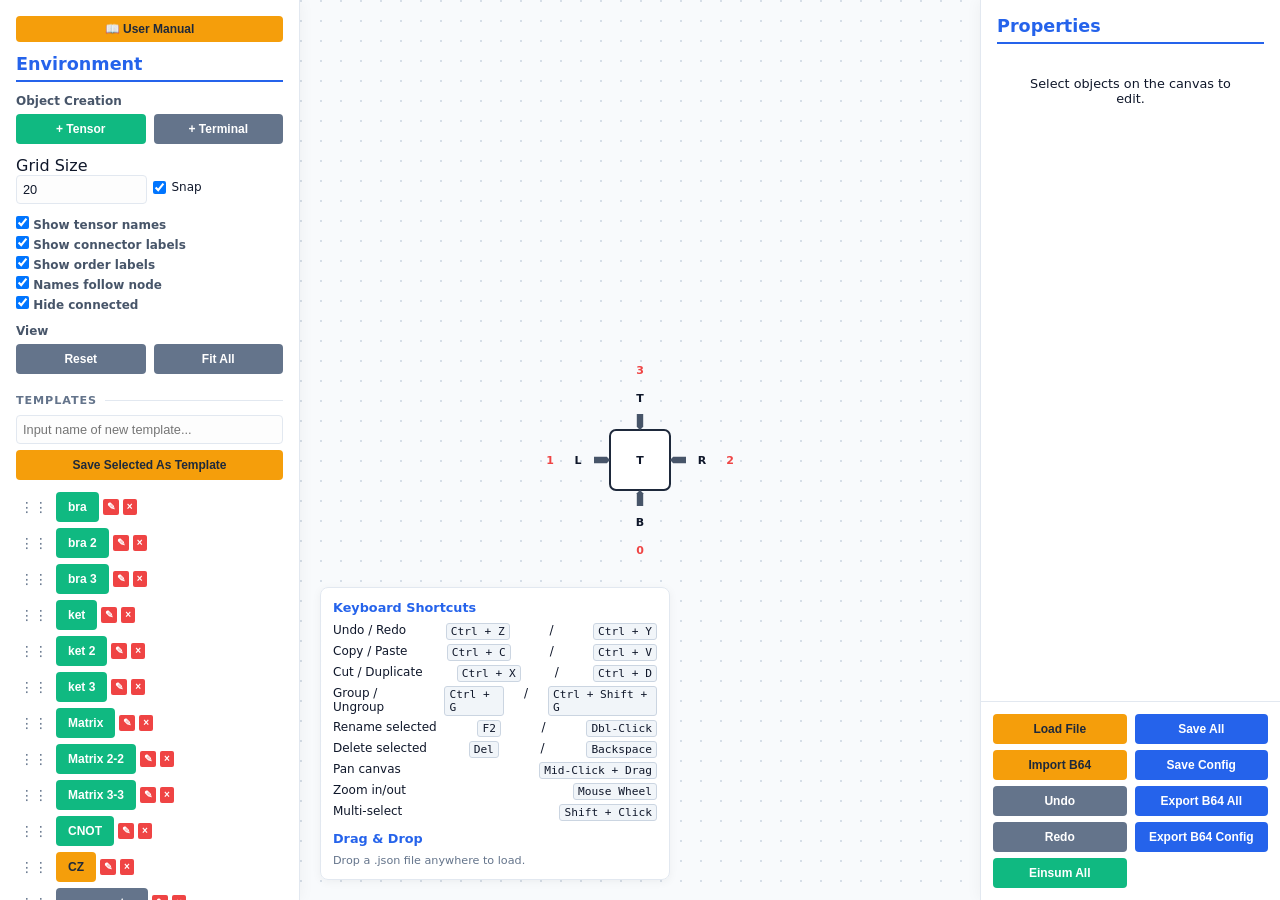
<file: tneditor/tneditor.html>
<!DOCTYPE html>
<html lang="en">
<head>
  <meta charset="UTF-8" />
  <meta name="viewport" content="width=device-width, initial-scale=1.0" />
  <title>TensorNet Editor</title>
  <style>
    :root {
      --bg: #f1f5f9;
      --sidebar: #ffffff;
      --primary: #2563eb;
      --accent: #f59e0b;
      --success: #10b981;
      --danger: #ef4444;
      --muted: #64748b;
      --border: #e2e8f0;
      --text: #0f172a;
    }
    * { box-sizing: border-box; }
    html, body { margin: 0; padding: 0; height: 100%; overflow: hidden; font-family: 'Inter', system-ui, sans-serif; background: var(--bg); color: var(--text); }
    
    #app { display: flex; height: 100%; width: 100vw; }
    
    .sidebar { 
      width: 300px; 
      min-width: 300px;
      background: var(--sidebar); 
      border-right: 1px solid var(--border); 
      display: flex; 
      flex-direction: column; 
      z-index: 10;
      box-shadow: 0 0 15px rgba(0,0,0,0.05);
    }
    .sidebar-right { border-right: none; border-left: 1px solid var(--border); }
    
    .scroll-content { 
      flex: 1; 
      overflow-y: auto; 
      padding: 16px;
      scrollbar-width: thin;
    }

    h2 { font-size: 1.1rem; margin: 0 0 12px 0; padding-bottom: 6px; border-bottom: 2px solid var(--primary); color: var(--primary); }
    h3 { font-size: 0.7rem; text-transform: uppercase; color: var(--muted); margin: 20px 0 8px 0; letter-spacing: 0.08em; display: flex; align-items: center; gap: 8px; }
    h3::after { content: ""; flex: 1; height: 1px; background: var(--border); }
    
    .control { margin-bottom: 12px; }
    .control > label { display: block; font-size: 0.75rem; font-weight: 600; margin-bottom: 4px; color: #475569; }
    input, select, textarea { width: 100%; padding: 6px; border: 1px solid var(--border); border-radius: 4px; font-size: 0.8rem; background: #fdfdfd; color: var(--text); }

    .row { display: flex; gap: 6px; align-items: center; }
    .row > * { flex: 1; }
    .check { display: flex; align-items: center; gap: 6px; font-size: 0.75rem; font-weight: 500; margin-bottom: 4px; cursor: pointer; }
    .check input { width: auto; margin: 0; }

    button { border: none; padding: 8px 12px; border-radius: 4px; font-size: 0.75rem; font-weight: 700; cursor: pointer; transition: all 0.2s; background: var(--primary); color: #fff; }
    button:hover { opacity: 0.9; }
    .btn-secondary { background: var(--muted); }
    .btn-success { background: var(--success); }
    .btn-danger { background: var(--danger); }
    .btn-accent { background: var(--accent); color: #1e293b; }
    .btn-x { padding: 0 4px; font-size: 10px; background: var(--danger); height: 16px; line-height: 1; border-radius: 2px; }
    .btn-grid { display: grid; grid-template-columns: 1fr 1fr; gap: 8px; margin-top: 6px; }
    
    .template-item { 
      margin-bottom: 6px; 
      position: relative; 
      display: flex;
      gap: 4px;
      align-items: center;
    }
    .template-item button:first-child { flex: 1; text-align: center; overflow: hidden; text-overflow: ellipsis; white-space: nowrap; min-width: 0; height: 32px; }
    .btn-group-tpl { background: var(--accent); color: #1e293b; }
    .btn-stray-tpl { background: #64748b; }
    .btn-tensor-tpl { background: #10b981; }

    .drag-handle { 
      cursor: grab; 
      color: var(--muted); 
      padding: 4px; 
      display: flex; 
      align-items: center; 
      font-size: 14px;
      user-select: none;
      flex-shrink: 0;
    }
    .drag-handle:active { cursor: grabbing; }
    .conn-item { border-bottom: 1px solid var(--border); padding: 4px 0; }
    .conn-item:last-child { border-bottom: none; }
    .conn-row { display: flex; gap: 4px; align-items: center; }
    .conn-row input { padding: 4px; font-size: 0.7rem; }

    #canvas-container { flex: 1; position: relative; overflow: hidden; }
    #canvas { width: 100%; height: 100%; display: block; touch-action: none; background: #f8fafc; }
    #canvas.panning { cursor: grabbing; }

    .tensor-shape, .stray-bar { pointer-events: all; cursor: pointer; }
    .node-label, .conn-label { pointer-events: all; cursor: pointer !important; }
    .selected .tensor-shape, .selected .stray-bar { stroke: var(--primary) !important; stroke-width: 3px !important; }
    
    .connector { cursor: crosshair; stroke: transparent; stroke-width: 6px; fill: #475569; pointer-events: all; }
    .connector:hover:not(.connector-busy) { fill: var(--accent) !important; }
    .connector-active { fill: var(--accent) !important; stroke: white; stroke-width: 1px; }
    .connector-busy { fill: #cbd5e1 !important; opacity: 0.5; pointer-events: none; }
    
    .edge-hit { fill: none; stroke: transparent; stroke-width: 14; cursor: pointer; pointer-events: all; }
    .edge-path { fill: none; stroke: #334155; stroke-width: 2.5; pointer-events: none; stroke-linecap: round; }
    .edge-selected .edge-path { stroke: var(--primary); stroke-width: 4; }
    .edge-preview { fill: none !important; stroke: var(--accent) !important; stroke-width: 2; stroke-dasharray: 4 4; pointer-events: none; }
    
    .group-bound { fill: rgba(148, 163, 184, 0.05); stroke: #94a3b8; stroke-width: 1; stroke-dasharray: 4 4; pointer-events: none; }
    .group-bound.selected { stroke: var(--primary); stroke-width: 2; fill: rgba(37, 99, 235, 0.03); }
    .selection-rect { fill: rgba(37, 99, 235, 0.05); stroke: var(--primary); stroke-width: 1; stroke-dasharray: 4 4; pointer-events: none;}

    .label { font-size: 11px; font-weight: 700; user-select: none; pointer-events: none; text-anchor: middle; fill: #0f172a; cursor: default; }

    .overlay { position: fixed; inset: 0; background: rgba(0,0,0,0.4); display: none; align-items: center; justify-content: center; z-index: 1000; padding: 20px; }
    .modal { background: #fff; border-radius: 8px; width: 600px; max-width: 100%; padding: 20px; box-shadow: 0 10px 25px rgba(0,0,0,0.1); display: flex; flex-direction: column; max-height: 90vh; }
    #modal-body { overflow-y: auto; flex: 1; padding-right: 8px; }
    .manual-sec { margin-bottom: 16px; }
    .manual-sec h4 { margin: 0 0 8px 0; color: var(--primary); font-size: 0.9rem; border-bottom: 1px solid var(--border); padding-bottom: 4px; }
    .manual-sec p, .manual-sec li { font-size: 0.8rem; line-height: 1.5; color: #475569; }
    .manual-sec ul { padding-left: 20px; margin: 8px 0; }
    .manual-sec code { background: #f1f5f9; padding: 2px 4px; border-radius: 3px; font-family: monospace; font-size: 0.75rem; }
    .modal-footer { margin-top: 15px; display: flex; justify-content: flex-end; gap: 8px; }

    #file-input { display: none; }
    .small-input { width: 45px !important; padding: 4px !important; text-align: center; }

    .edit-handle { fill: var(--primary); stroke: #fff; stroke-width: 2px; cursor: pointer; pointer-events: all; transition: fill 0.1s; }
    .edit-handle:hover, .edit-handle-edge:hover { fill: #facc15 !important; }
    .edit-handle.rot { cursor: url('data:image/svg+xml;utf8,<svg xmlns="http://www.w3.org/2000/svg" width="24" height="24" viewBox="0 0 24 24" fill="none" stroke="%232563eb" stroke-width="2" stroke-linecap="round" stroke-linejoin="round"><path d="M23 4v6h-6"/><path d="M1 20v-6h6"/><path d="M3.51 9a9 9 0 0 1 14.85-3.36L23 10M1 14l4.64 4.36A9 9 0 0 0 20.49 15"/></svg>') 12 12, auto; }
    .edit-handle-edge { pointer-events: all; cursor: pointer; fill: transparent; transition: fill 0.1s; }
    .nwse-resize { cursor: nwse-resize; }
    .nesw-resize { cursor: nesw-resize; }
    .ns-resize { cursor: ns-resize; }
    .ew-resize { cursor: ew-resize; }

    /* Context Menu */
    .context-menu {
      position: fixed;
      background: #fff;
      border: 1px solid var(--border);
      border-radius: 6px;
      box-shadow: 0 4px 12px rgba(0,0,0,0.15);
      padding: 4px 0;
      min-width: 160px;
      z-index: 3000;
      display: none;
    }
    .context-menu-item {
      padding: 8px 12px;
      font-size: 0.8rem;
      cursor: pointer;
      display: flex;
      align-items: center;
      gap: 8px;
      color: var(--text);
    }
    .context-menu-item:hover { background: var(--bg); color: var(--primary); }
    .context-menu-item.danger { color: var(--danger); }
    .context-menu-item.danger:hover { background: #fef2f2; }
    .context-menu-sep { height: 1px; background: var(--border); margin: 4px 0; }

    /* Shortcuts Panel */
    #shortcuts-info {
      position: fixed;
      bottom: 20px;
      left: 320px;
      background: rgba(255, 255, 255, 0.9);
      backdrop-filter: blur(4px);
      border: 1px solid var(--border);
      border-radius: 8px;
      padding: 12px;
      font-size: 0.75rem;
      box-shadow: 0 2px 10px rgba(0,0,0,0.05);
      z-index: 5;
      max-width: 350px;
      pointer-events: none;
    }
    #shortcuts-info h4 { margin: 0 0 8px 0; font-size: 0.8rem; color: var(--primary); }
    #shortcuts-info ul { list-style: none; padding: 0; margin: 0; }
    #shortcuts-info li { margin-bottom: 4px; display: flex; justify-content: space-between; gap: 20px; }
    #shortcuts-info kbd { 
      background: #f1f5f9; 
      border: 1px solid #cbd5e1; 
      border-radius: 3px; 
      padding: 1px 4px; 
      font-family: monospace; 
      font-size: 0.7rem;
    }
  </style>
</head>
<body>

<div id="app">
  <aside class="sidebar sidebar-left">
    <div class="scroll-content">
      <div style="display:flex; gap:8px; margin-bottom:12px">
        <button class="btn-accent" style="flex:1; font-size:0.75rem; padding:6px" onclick="showManual()" title="Show the general user manual">📖 User Manual</button>
      </div>
      <h2>Environment</h2>
      
      <div class="control">
        <label>Object Creation</label>
        <div class="btn-grid">
          <button class="btn-success" onclick="addTensor()" title="Add a new tensor with default connectors">+ Tensor</button>
          <button class="btn-secondary" onclick="addStray()" title="Add a new terminal bar (wire junction)">+ Terminal</button>
        </div>
      </div>

      <div class="control">
        <div class="row">
          <div><label>Grid Size</label><input type="number" id="grid-size" value="20" onchange="updateGridSettings()" title="Set the dot grid spacing (default 20)"></div>
          <div style="padding-top:18px">
            <label class="check"><input type="checkbox" id="snap-grid" checked onchange="state.snap=this.checked" title="Toggle snapping objects to the dot grid"> Snap</label>
          </div>
        </div>
      </div>

      <div class="control">
        <label class="check"><input type="checkbox" id="toggle-node-labels" checked onchange="state.showNodeLabels=this.checked;render()" title="Toggle visibility of tensor names"> Show tensor names</label>
        <label class="check"><input type="checkbox" id="toggle-conn-labels" checked onchange="state.showConnLabels=this.checked;render()" title="Toggle visibility of port labels (e.g. L, R, T, B)"> Show connector labels</label>
        <label class="check"><input type="checkbox" id="toggle-order-labels" checked onchange="state.showOrderLabels=this.checked;render()" title="Toggle visibility of numeric indices (red) showing the einsum output order"> Show order labels</label>
        <label class="check"><input type="checkbox" id="toggle-labels-follow" onchange="state.labelsFollowNode=this.checked;render()" title="If enabled, labels rotate and flip with the tensor shape"> Names follow node</label>
        <label class="check"><input type="checkbox" id="toggle-open-only" onchange="toggleOpenOnly()" title="Hide connector ports that are already connected to an edge"> Hide connected</label>
      </div>

      <div class="control">
        <label>View</label>
        <div class="btn-grid">
          <button class="btn-secondary" onclick="resetView()" title="Reset zoom and pan to default">Reset</button>
          <button class="btn-secondary" onclick="fitView()" title="Zoom and pan to fit all objects in view">Fit All</button>
        </div>
      </div>

      <h3>Templates</h3>
      <div class="control">
        <input type="text" id="tpl-name" placeholder="Input name of new template..." style="margin-bottom:6px" title="Name for the new template">
        <button class="btn-accent" style="width:100%" onclick="saveTemplate()" title="Save currently selected nodes and edges as a reusable template">Save Selected As Template</button>
      </div>
      <div id="template-list"></div>
    </div>
  </aside>

  <div id="canvas-container">
    <svg id="canvas">
      <defs>
        <pattern id="grid-pattern" width="20" height="20" patternUnits="userSpaceOnUse">
          <circle cx="1" cy="1" r="1" fill="#cbd5e1" />
        </pattern>
      </defs>
      <rect id="grid-bg" width="100%" height="100%" fill="url(#grid-pattern)" />
      <g id="world">
        <g id="layer-edges"></g>
        <g id="layer-temps"></g>
        <g id="layer-nodes"></g>
      </g>
    </svg>
  </div>

  <aside class="sidebar sidebar-right">
    <div class="scroll-content">
      <h2>Properties</h2>
      
      <div id="panel-empty" class="hint" style="text-align:center; padding:20px; font-size:0.8rem;">
        Select objects on the canvas to edit.
      </div>

      <div id="panel-selection" style="display:none">
        <h3>Group Actions</h3>
        <div class="btn-grid">
          <button class="btn-accent" onclick="transformSelection('rotate')" title="Rotate selection 90° clockwise">Rotate 90° ↻</button>
          <button class="btn-accent" onclick="transformSelection('rotateCCW')" title="Rotate selection 90° counter-clockwise">Rotate -90° ↺</button>
        </div>
        <div class="btn-grid">
          <button class="btn-accent" onclick="transformSelection('reflect')" title="Reflect selection horizontally">Reflect ↔</button>
          <button class="btn-accent" onclick="transformSelection('reflectV')" title="Reflect selection vertically">Reflect ↕</button>
        </div>
        <div class="btn-grid">
          <button class="btn-accent" onclick="duplicateSelected()" title="Duplicate selection (Ctrl+D)">Duplicate</button>
          <button class="btn-danger" onclick="deleteSelected()" title="Delete selection (Del)">Delete</button>
        </div>
        <div class="btn-grid">
          <button class="btn-secondary" onclick="groupSelected()" title="Group selected nodes (Ctrl+G)">Group</button>
          <button class="btn-secondary" onclick="ungroupSelected()" title="Ungroup outermost selected group (Ctrl+Shift+G)">Ungroup</button>
        </div>
      </div>

      <div id="panel-node" style="display:none">
        <h3>Node Details</h3>
        <div class="control">
          <label>Name & Visibility</label>
          <div class="row">
            <input type="text" id="inp-name" oninput="updateNode('name', this.value)" title="The display name of this tensor">
            <label class="check" style="flex:0; margin-left:8px;"><input type="checkbox" id="inp-label-visible" onchange="updateNode('labelVisible', this.checked)" title="Show/hide the name on the canvas"> Visible</label>
          </div>
          <div class="row" style="margin-top:4px">
            <label class="check" style="font-size:10px"><input type="checkbox" id="inp-use-einsum-name" onchange="updateNode('useEinsumName', this.checked)" title="Use a different name specifically for the exported einsum function"> Use custom Einsum name</label>
          </div>
          <div class="row">
            <input type="text" id="inp-einsum-name" placeholder="Einsum name" oninput="updateNode('einsumName', this.value)" title="The name to use in the exported einsum code (e.g. 'A', 'B', 'M_1')">
          </div>
        </div>
        
        <div id="node-main-props">
          <div class="control">
            <label>Shape</label>
            <select id="inp-shape" onchange="updateNode('shape', this.value)" title="Choose the visual representation of this tensor">
              <option value="rect">Rectangle</option>
              <option value="circle">Circle</option>
              <option value="triangle">Triangle</option>
              <option value="diamond">Diamond</option>
              <option value="polygon">Custom Polygon</option>
              <option value="custom">Custom Code</option>
            </select>
          </div>
          <div id="custom-code-wrap" style="display:none" class="control">
             <label>Points / Function</label>
             <textarea id="inp-custom" onchange="updateNode('drawCode', this.value)" style="height:100px; font-family: monospace; font-size:10px;" title="SVG points string or JavaScript drawing function"></textarea>
             <button class="btn-secondary" style="width:100%; margin:4px 0; font-size:10px" onclick="showCustomHelp()">Help & Examples</button>
          </div>
          <div class="control">
            <label>Size (W x H)</label>
            <div class="row">
              <input type="number" id="inp-w" oninput="updateNode('w', parseFloat(this.value))" title="Width of the node">
              <input type="number" id="inp-h" oninput="updateNode('h', parseFloat(this.value))" title="Height of the node">
            </div>
          </div>
          <div class="control">
            <label>Appearance</label>
            <div class="row">
              <input type="color" id="inp-fill" onchange="updateNode('fillColor', this.value)" title="Fill color of the tensor shape">
              <input type="number" id="inp-fill-op" step="0.1" min="0" max="1" oninput="updateNode('fillOpacity', parseFloat(this.value))" title="Opacity of the fill color (0.0 to 1.0)">
            </div>
            <div class="row" style="margin-top:4px">
              <input type="number" id="inp-stroke-w" step="0.5" min="0" oninput="updateNode('strokeWidth', parseFloat(this.value))" title="Thickness of the border line">
              <label class="check" style="font-size:10px; margin-left:8px;"><input type="checkbox" id="inp-stroke-dash" onchange="updateNode('strokeDashed', this.checked)" title="Make the border line dashed"> Dashed</label>
            </div>
          </div>
          <div class="control">
            <label>Connectors (Label | X | Y | °)</label>
            <div id="conn-list"></div>
            <button class="btn-secondary" style="width:100%; margin-top:6px" onclick="addConnector()" title="Add a new connector port to this tensor">+ New Connector</button>
          </div>
        </div>
      </div>

      <div id="panel-edge" style="display:none">
        <h3>Edge</h3>
        <button class="btn-danger" style="width:100%" onclick="deleteEdge()" title="Remove the selected connection">Delete Edge</button>
      </div>
    </div>

    <!-- Data I/O Footer -->
    <div style="padding:12px; border-top:1px solid var(--border); background:#fff;">
      <div class="btn-grid" style="grid-template-columns: 1fr 1fr; margin-top:0">
        <div style="display:flex; flex-direction:column; gap:6px;">
          <button class="btn-accent" onclick="triggerFileInput()" title="Load a project from a .json file">Load File</button>
          <button class="btn-accent" onclick="importBase64()" title="Import project state from a Base64 string">Import B64</button>
          <button class="btn-secondary" onclick="undo()" title="Undo last action (Ctrl+Z)">Undo</button>
        </div>
        <div style="display:flex; flex-direction:column; gap:6px;">
          <button class="btn-primary" onclick="saveToFile('all')" title="Save entire project to a .json file">Save All</button>
          <button class="btn-primary" onclick="saveToFile('config')" title="Save only templates and settings to a .json file">Save Config</button>
          <button class="btn-primary" onclick="exportBase64('all')" title="Export entire project as a Base64 string">Export B64 All</button>
        </div>
      </div>
      <div style="display:flex; flex-direction:column; gap:6px; margin-top:6px">
          <div class="btn-grid" style="margin:0">
            <button class="btn-secondary" onclick="redo()" title="Redo last undone action (Ctrl+Y)">Redo</button>
            <button class="btn-primary" onclick="exportBase64('config')" title="Export only templates and settings as a Base64 string">Export B64 Config</button>
          </div>
          <div class="btn-grid" style="margin:0">
            <button class="btn-success" onclick="exportEinsum()" title="Generate einsum string for the entire network">Einsum All</button>
            <button id="btn-einsum-sel" class="btn-success" style="display:none" onclick="exportEinsum(true)" title="Generate einsum string for selected nodes only">Einsum Selected</button>
          </div>
      </div>
    </div>
  </aside>
</div>

<!-- Shortcuts/Info Panel -->
<div id="shortcuts-info">
  <h4>Keyboard Shortcuts</h4>
  <ul>
    <li><span>Undo / Redo</span> <kbd>Ctrl + Z</kbd> / <kbd>Ctrl + Y</kbd></li>
    <li><span>Copy / Paste</span> <kbd>Ctrl + C</kbd> / <kbd>Ctrl + V</kbd></li>
    <li><span>Cut / Duplicate</span> <kbd>Ctrl + X</kbd> / <kbd>Ctrl + D</kbd></li>
    <li><span>Group / Ungroup</span> <kbd>Ctrl + G</kbd> / <kbd>Ctrl + Shift + G</kbd></li>
    <li><span>Rename selected</span> <kbd>F2</kbd> / <kbd>Dbl-Click</kbd></li>
    <li><span>Delete selected</span> <kbd>Del</kbd> / <kbd>Backspace</kbd></li>
    <li><span>Pan canvas</span> <kbd>Mid-Click + Drag</kbd></li>
    <li><span>Zoom in/out</span> <kbd>Mouse Wheel</kbd></li>
    <li><span>Multi-select</span> <kbd>Shift + Click</kbd></li>
  </ul>
  <h4 style="margin-top:10px">Drag & Drop</h4>
  <p style="margin:0; font-size:0.7rem; color:var(--muted)">Drop a .json file anywhere to load.</p>
</div>

<!-- Context Menu -->
<div id="context-menu" class="context-menu"></div>

<div id="overlay" class="overlay" onclick="closeOverlay()">
  <div class="modal" onclick="event.stopPropagation()">
    <h3 id="modal-title">Title</h3>
    <div id="modal-body"></div>
    <div class="modal-footer">
      <button class="btn-secondary" onclick="closeOverlay()">Close</button>
    </div>
  </div>
</div>

<input type="file" id="file-input" onchange="loadFromFile(event)">

<script>
const state = {
  nodes: [], edges: [], groups: [], templates: [], showNodeLabels: true, showConnLabels: true, showOrderLabels: true, labelsFollowNode: false, showOpenOnly: false, snap: true, gridSize: 20,
  view: { x: 0, y: 0, scale: 1 }, selectedIds: [], selectedEdgeId: null, connectingFrom: null, 
  dragNodes: [], dragStart: [], marquee: { active: false, x1: 0, y1: 0, x2: 0, y2: 0 },
  clipboard: null,
  panning: { active: false, x: 0, y: 0, sx: 0, sy: 0 }, history: { undo: [], redo: [], limit: 100 },
  editMode: { active: false, nodeId: null, handle: null, startX: 0, startY: 0, initialX: 0, initialY: 0, startW: 0, startH: 0, startRot: 0, startLX: 0, startLY: 0 }
};

const svg = document.getElementById('canvas'), world = document.getElementById('world'), canvasContainer = document.getElementById('canvas-container');
const layerEdges = document.getElementById('layer-edges'), layerTemps = document.getElementById('layer-temps'), layerNodes = document.getElementById('layer-nodes');

function genId(p = 'id') { return p + Math.random().toString(36).slice(2, 7); }
function clamp(v, min, max) { return Math.max(min, Math.min(max, parseFloat(v) || 0)); }
function snap(v) { return state.snap ? Math.round(v / state.gridSize) * state.gridSize : v; }

function getLocalPoint(e) {
  const rect = svg.getBoundingClientRect();
  return { x: e.clientX - rect.left, y: e.clientY - rect.top };
}

function screenToWorld(p) { return { x: (p.x - state.view.x) / state.view.scale, y: (p.y - state.view.y) / state.view.scale }; }
function findNode(id) { return state.nodes.find(n => n.id === id); }
function isConnBusy(fid) { return state.edges.some(e => e.from === fid || e.to === fid); }

function evaluate(val, w, h) {
  if (typeof val !== 'string') return parseFloat(val) || 0;
  try {
    // Basic math evaluation with w and h
    return new Function('w', 'h', `return ${val}`)(w, h);
  } catch (e) {
    return parseFloat(val) || 0;
  }
}

function saveHistory() {
  const snapshot = JSON.stringify({ nodes: state.nodes, edges: state.edges, groups: state.groups, templates: state.templates, showNodeLabels: state.showNodeLabels, showConnLabels: state.showConnLabels, showOrderLabels: state.showOrderLabels, labelsFollowNode: state.labelsFollowNode, showOpenOnly: state.showOpenOnly, view: state.view, gridSize: state.gridSize });
  state.history.undo.push(snapshot);
  if (state.history.undo.length > state.history.limit) state.history.undo.shift();
  state.history.redo = [];
}
function undo() { if (state.history.undo.length) { state.history.redo.push(JSON.stringify({ nodes: state.nodes, edges: state.edges, groups: state.groups, templates: state.templates, showNodeLabels: state.showNodeLabels, showConnLabels: state.showConnLabels, showOrderLabels: state.showOrderLabels, labelsFollowNode: state.labelsFollowNode, showOpenOnly: state.showOpenOnly, view: state.view, gridSize: state.gridSize })); restore(state.history.undo.pop()); } }
function redo() { if (state.history.redo.length) { state.history.undo.push(JSON.stringify({ nodes: state.nodes, edges: state.edges, groups: state.groups, templates: state.templates, showNodeLabels: state.showNodeLabels, showConnLabels: state.showConnLabels, showOrderLabels: state.showOrderLabels, labelsFollowNode: state.labelsFollowNode, showOpenOnly: state.showOpenOnly, view: state.view, gridSize: state.gridSize })); restore(state.history.redo.pop()); } }

function restore(json) {
  try {
    const d = JSON.parse(json);
    if (d.nodes !== undefined) state.nodes = d.nodes;
    if (d.edges !== undefined) state.edges = d.edges;
    if (d.groups !== undefined) state.groups = d.groups;
    if (d.templates !== undefined) state.templates = d.templates;
    
    // Sync settings if present
    if (d.showNodeLabels !== undefined) state.showNodeLabels = d.showNodeLabels;
    else if (d.showLabels !== undefined) state.showNodeLabels = d.showLabels;
    
    if (d.showConnLabels !== undefined) state.showConnLabels = d.showConnLabels;
    else if (d.showLabels !== undefined) state.showConnLabels = d.showLabels;

    state.showOrderLabels = d.showOrderLabels ?? true;
    if (d.labelsFollowNode !== undefined) state.labelsFollowNode = d.labelsFollowNode;
    if (d.showOpenOnly !== undefined) state.showOpenOnly = d.showOpenOnly;
    if (d.gridSize !== undefined) state.gridSize = d.gridSize;
    if (d.snap !== undefined) state.snap = d.snap;
    if (d.view !== undefined) state.view = d.view;

    state.selectedIds = [];
    state.selectedEdgeId = null;
    state.editMode.active = false;

    cleanup();
    updateUI();
    render();
  } catch (e) {
    console.error('Restore failed:', e);
  }
}

function normalizeNode(n) {
  const isS = n.type === 'stray';
  return {
    id: n.id || genId(isS ? 's' : 'n'), name: n.name || (isS ? '.terminal' : 'T'), type: n.type || 'tensor', shape: n.shape || 'rect',
    einsumName: n.einsumName || '', useEinsumName: !!n.useEinsumName,
    drawCode: n.drawCode || '', x: snap(n.x || 200), y: snap(n.y || 200), w: clamp(n.w || (isS ? 40 : 60), 10, 2000), h: clamp(n.h || (isS ? 10 : 60), 10, 2000),
    rotation: (n.rotation || 0) % 360, reflect: n.reflect === -1 ? -1 : 1,
    fillColor: n.fillColor || (isS ? '#e2e8f0' : '#ffffff'), fillOpacity: n.fillOpacity ?? 1,
    strokeColor: n.strokeColor || (isS ? '#64748b' : '#1e293b'), strokeWidth: n.strokeWidth ?? 2,
    strokeDashed: !!n.strokeDashed, labelVisible: n.labelVisible ?? (isS ? false : true),
    connectors: (n.connectors || []).map((c, i) => ({ id: c.id || genId('c'), lx: c.lx ?? 0, ly: c.ly ?? 0, ang: c.ang ?? 0, label: c.label || '?' }))
  };
}

function cleanup() {
  const v = new Set(state.nodes.map(n => n.id));
  state.edges = state.edges.filter(e => { const [n1, n2] = [e.from.split(':')[0], e.to.split(':')[0]]; return v.has(n1) && v.has(n2); });
  state.groups = state.groups.map(g => ({ ...g, nodeIds: g.nodeIds.filter(id => v.has(id)) })).filter(g => g.nodeIds.length > 1);
}

function findSafePos(w, h) {
  const cw = canvasContainer.clientWidth, ch = canvasContainer.clientHeight;
  const center = screenToWorld({ x: cw / 2, y: ch / 2 });
  let x = snap(center.x), y = snap(center.y);
  while (state.nodes.some(n => Math.abs(n.x - x) < 20 && Math.abs(n.y - y) < 20)) {
    x += state.gridSize; y += state.gridSize;
  }
  return { x, y };
}

function addTensor(proto = null) {
  saveHistory();
  const n = normalizeNode(proto ? JSON.parse(JSON.stringify(proto)) : { 
    connectors: [
      { lx: 0, ly: '(h/2)', ang: 90, label: 'B' }, 
      { lx: '(-w/2)', ly: 0, ang: 180, label: 'L' },
      { lx: '(w/2)', ly: 0, ang: 0, label: 'R' }, 
      { lx: 0, ly: '(-h/2)', ang: -90, label: 'T' }
    ] 
  });
  if (proto) { 
    n.id = genId('n'); 
    n.connectors.forEach(c => c.id = genId('c')); 
  }
  const pos = findSafePos(n.w, n.h);
  n.x = pos.x; n.y = pos.y;
  state.nodes.push(n); select([n.id]);
}

function addStray() {
  saveHistory();
  const n = normalizeNode({ 
    type: 'stray', 
    connectors: [
      { lx: '(-w/2)', ly: 0, ang: 180, label: '1' }, 
      { lx: '(w/2)', ly: 0, ang: 0, label: '2' }
    ] 
  });
  const pos = findSafePos(n.w, n.h);
  n.x = pos.x; n.y = pos.y;
  state.nodes.push(n); select([n.id]);
}

function getGlobalConnPos(fid) {
  const [nid, cid] = fid.split(':'), n = findNode(nid); if (!n) return null;
  const c = n.connectors.find(x => x.id === cid); if (!c) return null;
  const r = n.rotation * Math.PI / 180;
  const lx = evaluate(c.lx, n.w, n.h), ly = evaluate(c.ly, n.w, n.h), ang_val = evaluate(c.ang, n.w, n.h);
  const rx = (lx * n.reflect * Math.cos(r)) - (ly * Math.sin(r));
  const ry = (lx * n.reflect * Math.sin(r)) + (ly * Math.cos(r));
  const ang = (n.reflect < 0 ? 180 - ang_val : ang_val) + n.rotation;
  return { pos: { x: n.x + rx, y: n.y + ry }, norm: { x: Math.cos(ang * Math.PI / 180), y: Math.sin(ang * Math.PI / 180) } };
}

function calcEdgePath(p1, p2, style) {
  const { x: x1, y: y1 } = p1.pos, { x: x2, y: y2 } = p2.pos;
  if (style === 'straight') return `M ${x1} ${y1} L ${x2} ${y2}`;
  const d = Math.max(20, Math.hypot(x2 - x1, y2 - y1) * 0.35), n1 = p1.norm, n2 = p2.norm;
  if (style === 'bezier') return `M ${x1} ${y1} C ${x1 + n1.x * d} ${y1 + n1.y * d} ${x2 + n2.x * d} ${y2 + n2.y * d} ${x2} ${y2}`;
  const mx = (x1 + x2) / 2, my = (y1 + y2) / 2;
  if (style === 'step') return Math.abs(n1.x) > Math.abs(n1.y) ? `M ${x1} ${y1} L ${mx} ${y1} L ${mx} ${y2} L ${x2} ${y2}` : `M ${x1} ${y1} L ${x1} ${my} L ${x2} ${my} L ${x2} ${y2}`;
  const r = Math.min(12, Math.abs(x1 - x2) / 2, Math.abs(y1 - y2) / 2), sx = x2 > x1 ? 1 : -1, sy = y2 > y1 ? 1 : -1;
  return Math.abs(n1.x) > Math.abs(n1.y) ? `M ${x1} ${y1} L ${mx - r * sx} ${y1} Q ${mx} ${y1} ${mx} ${y1 + r * sy} L ${mx} ${y2 - r * sy} Q ${mx} ${y2} ${mx + r * sx} ${y2} L ${x2} ${y2}` : `M ${x1} ${y1} L ${x1} ${my - r * sy} Q ${x1} ${my} ${x1 + r * sx} ${my} L ${x2 - r * sx} ${my} Q ${x2} ${my} ${x2} ${my + r * sy} L ${x2} ${y2}`;
}

function render(clearTemps = true) {
  if (clearTemps) layerTemps.innerHTML = '';
  layerEdges.innerHTML = ''; layerNodes.innerHTML = '';
  world.setAttribute('transform', `translate(${state.view.x},${state.view.y}) scale(${state.view.scale})`);

  const onlySelected = state.selectedIds.length > 0;
  const { openRoots, openSyms, rootToSym, findRoot: fr, parent: fp } = calculateEinsumData(state.nodes, state.edges, onlySelected);

  // Update grid pattern
  const gridPattern = document.getElementById('grid-pattern');
  if (gridPattern) {
    const scaledGrid = state.gridSize * state.view.scale;
    gridPattern.setAttribute('width', scaledGrid);
    gridPattern.setAttribute('height', scaledGrid);
    gridPattern.setAttribute('patternTransform', `translate(${state.view.x % scaledGrid}, ${state.view.y % scaledGrid})`);
  }

  state.groups.forEach(g => {
    let minX = Infinity, maxX = -Infinity, minY = Infinity, maxY = -Infinity;
    g.nodeIds.forEach(id => { const n = findNode(id); if (n) { minX = Math.min(minX, n.x - n.w / 2 - 12); maxX = Math.max(maxX, n.x + n.w / 2 + 12); minY = Math.min(minY, n.y - n.h / 2 - 12); maxY = Math.max(maxY, n.y + n.h / 2 + 12); } });
    const rect = document.createElementNS('http://www.w3.org/2000/svg', 'rect');
    rect.setAttribute('x', minX); rect.setAttribute('y', minY); rect.setAttribute('width', maxX - minX); rect.setAttribute('height', maxY - minY);
    rect.setAttribute('rx', 10); rect.setAttribute('class', 'group-bound' + (g.nodeIds.some(id => state.selectedIds.includes(id)) ? ' selected' : ''));
    layerEdges.appendChild(rect);
  });

  state.edges.forEach(e => {
    const p1 = getGlobalConnPos(e.from), p2 = getGlobalConnPos(e.to); if (!p1 || !p2) return;
    const g = document.createElementNS('http://www.w3.org/2000/svg', 'g');
    if (state.selectedEdgeId === e.id) g.classList.add('edge-selected');
    const path = document.createElementNS('http://www.w3.org/2000/svg', 'path');
    path.setAttribute('d', calcEdgePath(p1, p2, e.style)); path.setAttribute('class', 'edge-path');
    const hit = document.createElementNS('http://www.w3.org/2000/svg', 'path');
    hit.setAttribute('d', path.getAttribute('d')); hit.setAttribute('class', 'edge-hit'); hit.setAttribute('data-edge-id', e.id);
    g.append(path, hit); layerEdges.appendChild(g);
  });

  state.nodes.forEach(n => {
    const g = document.createElementNS('http://www.w3.org/2000/svg', 'g');
    g.setAttribute('transform', `translate(${n.x},${n.y}) rotate(${n.rotation})`);
    g.setAttribute('class', (n.type === 'stray' ? 'stray-group' : 'tensor') + (state.selectedIds.includes(n.id) ? ' selected' : ''));
    g.setAttribute('data-id', n.id);

    const inner = document.createElementNS('http://www.w3.org/2000/svg', 'g');
    inner.setAttribute('transform', `scale(${n.reflect},1)`);

    if (n.shape === 'custom' && n.drawCode) {
      try {
        const fn = new Function('w', 'h', 'fillColor', 'strokeColor', 'strokeWidth', 'strokeDashed', n.drawCode);
        const res = fn(n.w, n.h, n.fillColor, n.strokeColor, n.strokeWidth, n.strokeDashed);
        res.forEach(it => {
          const el = document.createElementNS('http://www.w3.org/2000/svg', it.tag || 'path');
          Object.entries(it).forEach(([k, v]) => { if (k !== 'tag') el.setAttribute(k === 'strokeWidth' ? 'stroke-width' : k, v); });
          inner.appendChild(el);
        });
        // Selection highlight for custom code shapes
        if (state.selectedIds.includes(n.id)) {
          const rect = document.createElementNS('http://www.w3.org/2000/svg', 'rect');
          rect.setAttribute('x', -n.w / 2 - 6); rect.setAttribute('y', -n.h / 2 - 6);
          rect.setAttribute('width', n.w + 12); rect.setAttribute('height', n.h + 12);
          rect.setAttribute('fill', 'none'); rect.setAttribute('stroke', 'var(--primary)');
          rect.setAttribute('stroke-width', '1.5'); rect.setAttribute('stroke-dasharray', '5 3');
          rect.setAttribute('rx', '8'); rect.setAttribute('pointer-events', 'none');
          inner.appendChild(rect);
        }
      } catch (e) { }
    } else {
      const shape = document.createElementNS('http://www.w3.org/2000/svg', n.shape === 'circle' ? 'circle' : (n.shape === 'rect' ? 'rect' : 'polygon'));
      if (n.shape === 'rect') { shape.setAttribute('x', -n.w / 2); shape.setAttribute('y', -n.h / 2); shape.setAttribute('width', n.w); shape.setAttribute('height', n.h); shape.setAttribute('rx', 6); }
      else if (n.shape === 'circle') { shape.setAttribute('r', Math.min(n.w, n.h) / 2); }
      else if (n.shape === 'triangle') { shape.setAttribute('points', `0,${-n.h / 2} ${n.w / 2},${n.h / 2} ${-n.w / 2},${n.h / 2}`); }
      else if (n.shape === 'diamond') { shape.setAttribute('points', `0,${-n.h / 2} ${n.w / 2},0 0,${n.h / 2} ${-n.w / 2},0`); }
      else if (n.shape === 'polygon') {
        const raw = n.drawCode || '0,-h/2 w/2,h/2 -w/2,h/2';
        const evaluated = raw.split(/\s+/).map(pt => {
          return pt.split(',').map(coord => {
            try { return new Function('w', 'h', `return ${coord}`)(n.w, n.h); }
            catch(e) { return parseFloat(coord) || 0; }
          }).join(',');
        }).join(' ');
        shape.setAttribute('points', evaluated);
      }
      shape.setAttribute('fill', n.fillColor); shape.setAttribute('fill-opacity', n.fillOpacity); shape.setAttribute('stroke', n.strokeColor); shape.setAttribute('stroke-width', n.strokeWidth);
      if (n.strokeDashed) shape.setAttribute('stroke-dasharray', '5, 3');
      shape.setAttribute('data-nid', n.id);
      shape.classList.add(n.type === 'stray' ? 'stray-bar' : 'tensor-shape'); inner.appendChild(shape);
    }
    
    g.appendChild(inner);

    if (state.editMode.active && state.editMode.nodeId === n.id) {
      // Edge handles (drawn first, behind corners)
      const edges = [
        { x: -n.w/2 - 4, y: -n.h/2, w: 8, h: n.h, c: 'ew-resize', h_id: 'w' },
        { x: n.w/2 - 4, y: -n.h/2, w: 8, h: n.h, c: 'ew-resize', h_id: 'e' },
        { x: -n.w/2, y: -n.h/2 - 4, w: n.w, h: 8, c: 'ns-resize', h_id: 'n' },
        { x: -n.w/2, y: n.h/2 - 4, w: n.w, h: 8, c: 'ns-resize', h_id: 's' }
      ];
      edges.forEach(e => {
        const r = document.createElementNS('http://www.w3.org/2000/svg', 'rect');
        r.setAttribute('x', e.x); r.setAttribute('y', e.y); r.setAttribute('width', e.w); r.setAttribute('height', e.h);
        r.setAttribute('class', 'edit-handle-edge ' + e.c); r.setAttribute('data-handle', e.h_id);
        inner.appendChild(r);
      });

      // Corner handles (drawn second, on top)
      const corners = [
        { x: -n.w/2, y: -n.h/2, c: 'nwse-resize', h: 'nw' }, { x: n.w/2, y: -n.h/2, c: 'nesw-resize', h: 'ne' },
        { x: n.w/2, y: n.h/2, c: 'nwse-resize', h: 'se' }, { x: -n.w/2, y: n.h/2, c: 'nesw-resize', h: 'sw' }
      ];
      corners.forEach(p => {
        const c = document.createElementNS('http://www.w3.org/2000/svg', 'circle');
        c.setAttribute('cx', p.x); c.setAttribute('cy', p.y); c.setAttribute('r', 6);
        c.setAttribute('class', 'edit-handle ' + p.c); c.setAttribute('data-handle', p.h);
        inner.appendChild(c);
      });

      // Rotation handle
      const rot = document.createElementNS('http://www.w3.org/2000/svg', 'circle');
      rot.setAttribute('cx', 0); rot.setAttribute('cy', -n.h/2 - 20); rot.setAttribute('r', 6);
      rot.setAttribute('class', 'edit-handle rot'); rot.setAttribute('data-handle', 'rot');
      inner.appendChild(rot);
    }

    if (n.labelVisible && state.showNodeLabels) {
      const txt = document.createElementNS('http://www.w3.org/2000/svg', 'text');
      txt.setAttribute('x', 0); txt.setAttribute('y', 0);
      txt.textContent = n.name; txt.classList.add('label', 'node-label');
      txt.setAttribute('data-nid', n.id);
      txt.setAttribute('text-anchor', 'middle');
      txt.setAttribute('dominant-baseline', 'central');
      if (state.labelsFollowNode) {
        inner.appendChild(txt);
      } else {
        txt.setAttribute('transform', `rotate(${-n.rotation})`);
        g.appendChild(txt);
      }
    }

    n.connectors.forEach(conn => {
      const fid = n.id + ':' + conn.id, busy = isConnBusy(fid);
      if (state.showOpenOnly && busy) return;
      const poly = document.createElementNS('http://www.w3.org/2000/svg', 'polygon');
      poly.setAttribute('points', '2,-2 10,-2 10,2 2,2 0,0');
      const lx = evaluate(conn.lx, n.w, n.h), ly = evaluate(conn.ly, n.w, n.h), ang_val = evaluate(conn.ang, n.w, n.h);
      const rx = lx * n.reflect, ang = (n.reflect < 0 ? 180 - ang_val : ang_val);
      poly.setAttribute('transform', `translate(${rx},${ly}) rotate(${ang}) scale(1.6)`);
      poly.setAttribute('class', 'connector' + (busy ? ' connector-busy' : '') + (state.connectingFrom === fid ? ' connector-active' : ''));
      poly.setAttribute('data-conn-id', fid);
      g.appendChild(poly);
      if (state.editMode.active && state.editMode.nodeId === n.id) {
        poly.style.cursor = 'grab';
      }

      const root = fr(fp, fid);
      const isOpen = openRoots.has(root);
      const orderIdx = isOpen ? openSyms.indexOf(rootToSym[root]) : -1;

      if (state.showConnLabels && (!busy || !state.showOpenOnly)) {
        const lbl = document.createElementNS('http://www.w3.org/2000/svg', 'text');
        const label_gap = 32;
        const r_val = ang_val * Math.PI / 180;
        const tx_local = lx + Math.cos(r_val) * label_gap, ty_local = ly + Math.sin(r_val) * label_gap;
        const r_global = ang * Math.PI / 180;
        const tx_global = rx + Math.cos(r_global) * label_gap, ty_global = ly + Math.sin(r_global) * label_gap;

        lbl.textContent = conn.label; lbl.classList.add('label', 'conn-label');
        lbl.setAttribute('data-conn-id', fid);
        lbl.setAttribute('text-anchor', 'middle');
        lbl.setAttribute('dominant-baseline', 'central');

        if (state.labelsFollowNode) {
          lbl.setAttribute('x', tx_local); lbl.setAttribute('y', ty_local);
          inner.appendChild(lbl);
        } else {
          lbl.setAttribute('x', tx_global); lbl.setAttribute('y', ty_global);
          lbl.setAttribute('transform', `rotate(${-n.rotation}, ${tx_global}, ${ty_global})`);
          g.appendChild(lbl);
        }
      }

      if (state.showOrderLabels && orderIdx !== -1) {
        const lbl = document.createElementNS('http://www.w3.org/2000/svg', 'text');
        const label_gap = 60; 
        const r = ang * Math.PI / 180; 
        const tx = rx + Math.cos(r) * label_gap, ty = ly + Math.sin(r) * label_gap;
        lbl.setAttribute('x', tx); lbl.setAttribute('y', ty);
        lbl.textContent = orderIdx; lbl.classList.add('label', 'order-label');
        lbl.setAttribute('data-conn-id', fid);
        lbl.setAttribute('text-anchor', 'middle');
        lbl.setAttribute('dominant-baseline', 'central');
        lbl.style.fill = 'var(--danger)';
        lbl.style.fontWeight = 'bold';
        lbl.setAttribute('transform', `rotate(${-n.rotation}, ${tx}, ${ty})`);
        g.appendChild(lbl);
      }
    });
    layerNodes.appendChild(g);
  });
}

function updateUI() {
  // Sync global settings
  document.getElementById('grid-size').value = state.gridSize;
  document.getElementById('snap-grid').checked = state.snap;
  document.getElementById('toggle-node-labels').checked = state.showNodeLabels;
  document.getElementById('toggle-conn-labels').checked = state.showConnLabels;
  document.getElementById('toggle-order-labels').checked = state.showOrderLabels;
  document.getElementById('toggle-labels-follow').checked = state.labelsFollowNode;
  document.getElementById('toggle-open-only').checked = state.showOpenOnly;

  const isS = state.selectedIds.length > 0, isSingle = state.selectedIds.length === 1;
  document.getElementById('btn-einsum-sel').style.display = isS ? 'block' : 'none';
  document.getElementById('panel-empty').style.display = (isS || state.selectedEdgeId) ? 'none' : 'block';
  document.getElementById('panel-selection').style.display = isS ? 'block' : 'none';
  document.getElementById('panel-node').style.display = isSingle ? 'block' : 'none';
  document.getElementById('panel-edge').style.display = state.selectedEdgeId ? 'block' : 'none';

  if (isSingle) {
    const n = findNode(state.selectedIds[0]);
    document.getElementById('inp-name').value = n.name;
    document.getElementById('inp-label-visible').checked = n.labelVisible;
    document.getElementById('inp-use-einsum-name').checked = n.useEinsumName;
    document.getElementById('inp-einsum-name').value = n.einsumName || '';
    document.getElementById('inp-einsum-name').style.display = n.useEinsumName ? 'block' : 'none';
    document.getElementById('inp-shape').value = n.shape;
    document.getElementById('custom-code-wrap').style.display = n.shape === 'custom' || n.shape === 'polygon' ? 'block' : 'none';
    document.getElementById('inp-custom').value = n.drawCode;
    document.getElementById('inp-w').value = n.w; document.getElementById('inp-h').value = n.h;
    document.getElementById('inp-fill').value = n.fillColor; document.getElementById('inp-fill-op').value = n.fillOpacity;
    document.getElementById('inp-stroke-w').value = n.strokeWidth; document.getElementById('inp-stroke-dash').checked = !!n.strokeDashed;
    const list = document.getElementById('conn-list'); list.innerHTML = '';
    n.connectors.forEach((c, i) => {
      const div = document.createElement('div'); div.className = 'conn-item';
      div.innerHTML = `
        <div class="conn-row">
          <div class="drag-handle" draggable="true" ondragstart="handleConnDragStart(event, ${i})" ondragover="event.preventDefault()" ondrop="handleConnDrop(event, ${i})">⋮⋮</div>
          <span style="font-size:0.7rem; color:#64748b; width:10px; flex-shrink:0; margin-right:4px;">${i}</span>
          <input type="text" value="${c.label}" onchange="updateConn(${i},'label',this.value)" style="width:45px; flex-shrink:0;" title="Label">
          <input type="text" class="small-input" value="${c.lx}" onchange="updateConn(${i},'lx',this.value)" title="LX">
          <input type="text" class="small-input" value="${c.ly}" onchange="updateConn(${i},'ly',this.value)" title="LY">
          <input type="text" class="small-input" value="${c.ang}" onchange="updateConn(${i},'ang',this.value)" title="Angle">
          <button class="btn-danger btn-x" onclick="removeConn(${i})" title="Delete">×</button>
        </div>
      `;
      list.appendChild(div);
    });
  }

  const tplList = document.getElementById('template-list'); tplList.innerHTML = '';
  state.templates.forEach((t, i) => {
    const div = document.createElement('div'); div.className = 'template-item';
    let btnClass = t.isGroup ? 'btn-group-tpl' : (t.node?.type === 'stray' ? 'btn-stray-tpl' : 'btn-tensor-tpl');
    div.innerHTML = `
      <div class="drag-handle" draggable="true" ondragstart="handleTplDragStart(event, ${i})" ondragover="event.preventDefault()" ondrop="handleTplDrop(event, ${i})">⋮⋮</div>
      <button class="${btnClass}" onclick="loadTemplate(${i})" title="Click to add a new '${t.name}' instance to the canvas">${t.name}</button>
      <button class="btn-secondary btn-x" onclick="renameTemplate(${i})" title="Rename template">✎</button>
      <button class="btn-danger btn-x" onclick="deleteTemplate(${i})" title="Delete template">×</button>
    `;
    tplList.appendChild(div);
  });
}

function select(ids) {
  const old = JSON.stringify(state.selectedIds);
  const cur = JSON.stringify(ids);
  if (old === cur && state.selectedEdgeId === null) return;
  state.selectedIds = ids; state.selectedEdgeId = null; updateUI(); render();
}
function updateNode(k, v) { if (state.selectedIds.length === 1) { saveHistory(); findNode(state.selectedIds[0])[k] = v; if (k === 'shape' || k === 'useEinsumName') updateUI(); render(); } }
function updateConn(i, k, v) {
  saveHistory();
  const n = findNode(state.selectedIds[0]);
  if (!n) return;
  n.connectors[i][k] = v;
  render();
}
function removeConn(i) { saveHistory(); const n = findNode(state.selectedIds[0]); const cid = n.id + ':' + n.connectors[i].id; n.connectors.splice(i, 1); state.edges = state.edges.filter(e => e.from !== cid && e.to !== cid); updateUI(); render(); }
function addConnector() { saveHistory(); const n = findNode(state.selectedIds[0]); n.connectors.push({ id: genId('c'), lx: 0, ly: 0, ang: 0, label: '?' }); updateUI(); render(); }

function transformSelection(mode) {
  saveHistory();
  const nodes = state.selectedIds.map(findNode);
  if (!nodes.length) return;
  let cx = nodes.reduce((s, n) => s + n.x, 0) / nodes.length;
  let cy = nodes.reduce((s, n) => s + n.y, 0) / nodes.length;
  
  nodes.forEach(n => {
    if (mode === 'rotate') {
      const dx = n.x - cx, dy = n.y - cy;
      n.x = snap(cx - dy); n.y = snap(cy + dx); n.rotation = (n.rotation + 90) % 360;
    } else if (mode === 'rotateCCW') {
      const dx = n.x - cx, dy = n.y - cy;
      n.x = snap(cx + dy); n.y = snap(cy - dx); n.rotation = (n.rotation + 270) % 360;
    } else if (mode === 'reflect') {
      n.x = snap(2 * cx - n.x); n.reflect *= -1;
    } else if (mode === 'reflectV') {
      // Vertical reflection = Horizontal reflection + 180 degree rotation
      // First reflect horizontally
      n.x = snap(2 * cx - n.x); n.reflect *= -1;
      // Then rotate 180 around selection center
      const dx = n.x - cx, dy = n.y - cy;
      n.x = snap(cx - dx); n.y = snap(cy - dy);
      n.rotation = (n.rotation + 180) % 360;
    }
  });
  render();
}

function deleteSelected() { saveHistory(); const set = new Set(state.selectedIds); state.nodes = state.nodes.filter(n => !set.has(n.id)); cleanup(); state.selectedIds = []; updateUI(); render(); }
function deleteEdge() { if (state.selectedEdgeId) { saveHistory(); state.edges = state.edges.filter(e => e.id !== state.selectedEdgeId); state.selectedEdgeId = null; updateUI(); render(); } }

function copySelected() {
  if (!state.selectedIds.length) return;
  const nodes = state.selectedIds.map(findNode).map(n => JSON.parse(JSON.stringify(n)));
  const set = new Set(state.selectedIds);
  const edges = state.edges.filter(e => {
    const [n1, n2] = [e.from.split(':')[0], e.to.split(':')[0]];
    return set.has(n1) && set.has(n2);
  }).map(e => JSON.parse(JSON.stringify(e)));
  const groups = state.groups.filter(g => g.nodeIds.every(id => set.has(id))).map(g => JSON.parse(JSON.stringify(g)));
  state.clipboard = { nodes, edges, groups };
}

function cutSelected() {
  if (!state.selectedIds.length) return;
  copySelected();
  deleteSelected();
}

function paste() {
  if (!state.clipboard) return;
  saveHistory();
  const { nodes, edges, groups } = JSON.parse(JSON.stringify(state.clipboard));
  const idMap = {};
  const newIds = [];
  nodes.forEach(n => {
    const oldId = n.id;
    n.id = genId('n');
    idMap[oldId] = n.id;
    n.x += 40; n.y += 40;
    n.connectors.forEach(c => {
      const oldCid = c.id;
      c.id = genId('c');
      idMap[oldId + ':' + oldCid] = n.id + ':' + c.id;
    });
    state.nodes.push(n);
    newIds.push(n.id);
  });
  edges.forEach(e => {
    e.id = genId('e');
    e.from = idMap[e.from];
    e.to = idMap[e.to];
    state.edges.push(e);
  });
  groups.forEach(g => {
    g.id = genId('g');
    g.nodeIds = g.nodeIds.map(id => idMap[id]);
    state.groups.push(g);
  });
  select(newIds);
}

function duplicateSelected() {
  const oldClipboard = state.clipboard;
  copySelected();
  paste();
  state.clipboard = oldClipboard;
}
function groupSelected() {
  if (state.selectedIds.length <= 1) return;
  
  const selectedSet = new Set(state.selectedIds);
  
  // 1. Check if a group with exactly these nodes already exists
  const exists = state.groups.some(g => g.nodeIds.length === selectedSet.size && g.nodeIds.every(id => selectedSet.has(id)));
  if (exists) {
    alert("A group with these exact nodes already exists.");
    return;
  }

  // 2. Check for partial overlaps with existing groups
  // Rule: For any group G, G ∩ selectedSet must be either ∅, G, or selectedSet
  for (const g of state.groups) {
    const intersection = g.nodeIds.filter(id => selectedSet.has(id));
    if (intersection.length > 0) {
      const isSubsetOfNew = intersection.length === g.nodeIds.length;
      const isSupersetOfNew = intersection.length === selectedSet.size;
      
      if (!isSubsetOfNew && !isSupersetOfNew) {
        alert("Groups cannot partially overlap. A new group must either fully contain or be fully contained within existing groups.");
        return;
      }
    }
  }

  saveHistory();
  state.groups.push({ id: genId('g'), nodeIds: [...state.selectedIds] });
  render();
}

function ungroupSelected() {
  if (!state.selectedIds.length) return;
  
  const selectedSet = new Set(state.selectedIds);
  // Find all groups that contain ALL of the selected nodes
  const containers = state.groups.filter(g => selectedSet.has(g.nodeIds[0]) && g.nodeIds.every(id => selectedSet.has(id)));
  
  if (!containers.length) {
    // If no group matches the exact selection, find groups that contain ANY of the selected nodes
    const anyContainers = state.groups.filter(g => g.nodeIds.some(id => selectedSet.has(id)));
    if (!anyContainers.length) return;
    
    // For each selected node, find its outermost container and remove it
    saveHistory();
    const groupsToRemove = new Set();
    state.selectedIds.forEach(id => {
      const nodeContainers = state.groups.filter(g => g.nodeIds.includes(id));
      if (nodeContainers.length) {
        // Outermost group has the most nodes
        const outermost = nodeContainers.reduce((prev, curr) => (prev.nodeIds.length > curr.nodeIds.length) ? prev : curr);
        groupsToRemove.add(outermost.id);
      }
    });
    state.groups = state.groups.filter(g => !groupsToRemove.has(g.id));
  } else {
    // If we have groups matching the selection, remove the outermost one
    saveHistory();
    const outermost = containers.reduce((prev, curr) => (prev.nodeIds.length > curr.nodeIds.length) ? prev : curr);
    state.groups = state.groups.filter(g => g.id !== outermost.id);
  }
  
  render();
}

function handleConnDragStart(e, idx) { e.dataTransfer.setData('text/plain', idx); }
function handleConnDrop(e, targetIdx) {
  e.preventDefault();
  const sourceIdx = parseInt(e.dataTransfer.getData('text/plain'));
  if (sourceIdx === targetIdx) return;
  const n = findNode(state.selectedIds[0]);
  if (!n) return;
  saveHistory();
  const item = n.connectors.splice(sourceIdx, 1)[0];
  n.connectors.splice(targetIdx, 0, item);
  updateUI(); render();
}

function handleTplDragStart(e, idx) { e.dataTransfer.setData('text/plain', idx); }
function handleTplDrop(e, targetIdx) {
  e.preventDefault();
  const sourceIdx = parseInt(e.dataTransfer.getData('text/plain'));
  if (sourceIdx === targetIdx) return;
  saveHistory();
  const item = state.templates.splice(sourceIdx, 1)[0];
  state.templates.splice(targetIdx, 0, item);
  updateUI();
}

function saveTemplate() {
  if (!state.selectedIds.length) return;
  let name = document.getElementById('tpl-name').value;
  if (!name) name = "Tpl " + state.templates.length;
  
  const existingIdx = state.templates.findIndex(t => t.name === name);
  if (existingIdx !== -1) {
    const choice = confirm(`Template "${name}" already exists. Overwrite? (Cancel to auto-rename)`);
    if (choice) {
      state.templates.splice(existingIdx, 1);
    } else {
      let counter = 1;
      let newName = name;
      while (state.templates.some(t => t.name === newName)) {
        newName = `${name}_${counter++}`;
      }
      name = newName;
    }
  }

  const tpl = { name, isGroup: state.selectedIds.length > 1 };
  if (tpl.isGroup) {
    tpl.nodes = state.selectedIds.map(id => JSON.parse(JSON.stringify(findNode(id))));
    tpl.edges = state.edges.filter(e => { const [n1, n2] = [e.from.split(':')[0], e.to.split(':')[0]]; return state.selectedIds.includes(n1) && state.selectedIds.includes(n2); }).map(e => ({ from: e.from, to: e.to, style: e.style }));
  } else { tpl.node = JSON.parse(JSON.stringify(findNode(state.selectedIds[0]))); }
  state.templates.push(tpl); updateUI();
}

function renameTemplate(idx) {
  const t = state.templates[idx];
  let newName = prompt(`Rename template "${t.name}" to:`, t.name);
  if (!newName || newName === t.name) return;

  if (state.templates.some((item, i) => i !== idx && item.name === newName)) {
    const choice = confirm(`Template "${newName}" already exists. Auto-rename?`);
    if (choice) {
      let counter = 1;
      let finalName = newName;
      while (state.templates.some(tpl => tpl.name === finalName)) {
        finalName = `${newName}_${counter++}`;
      }
      newName = finalName;
    } else {
      return;
    }
  }
  saveHistory();
  t.name = newName;
  updateUI();
}
function loadTemplate(idx) {
  saveHistory(); const t = state.templates[idx];
  if (t.isGroup) {
    const map = {}, newIds = [];
    // Get original center of group
    let minX = Infinity, maxX = -Infinity, minY = Infinity, maxY = -Infinity;
    t.nodes.forEach(o => { minX = Math.min(minX, o.x); maxX = Math.max(maxX, o.x); minY = Math.min(minY, o.y); maxY = Math.max(maxY, o.y); });
    const groupCX = (minX + maxX) / 2, groupCY = (minY + maxY) / 2;
    
    // Find safe spot for group center
    const pos = findSafePos(maxX - minX, maxY - minY);
    const ox = pos.x - groupCX, oy = pos.y - groupCY;

    t.nodes.forEach(o => {
      const n = normalizeNode(JSON.parse(JSON.stringify(o)));
      n.id = genId('n'); n.x = snap(o.x + ox); n.y = snap(o.y + oy);
      o.connectors.forEach((c, i) => map[o.id + ':' + c.id] = n.id + ':' + n.connectors[i].id);
      state.nodes.push(n); newIds.push(n.id);
    });
    t.edges.forEach(e => { if (map[e.from] && map[e.to]) state.edges.push({ id: genId('e'), from: map[e.from], to: map[e.to], style: e.style }); });
    if (newIds.length > 1) state.groups.push({ id: genId('g'), nodeIds: newIds }); select(newIds);
  } else { addTensor(t.node); }
}
function deleteTemplate(i) { state.templates.splice(i, 1); updateUI(); }

function saveToFile(type) {
  const data = type === 'all' ? state : { templates: state.templates, gridSize: state.gridSize, showNodeLabels: state.showNodeLabels, showConnLabels: state.showConnLabels, labelsFollowNode: state.labelsFollowNode, showOpenOnly: state.showOpenOnly, snap: state.snap };
  const b = new Blob([JSON.stringify(data)], { type: 'application/json' });
  const a = document.createElement('a'); a.href = URL.createObjectURL(b); a.download = 'tensornet.json'; a.click();
}
function triggerFileInput() { document.getElementById('file-input').click(); }
function loadFromFile(e) { const f = e.target.files[0]; if (!f) return; const r = new FileReader(); r.onload = (ev) => { saveHistory(); restore(ev.target.result); }; r.readAsText(f); }
function exportBase64(type) {
  const data = type === 'all' ? state : { templates: state.templates, gridSize: state.gridSize, showNodeLabels: state.showNodeLabels, showConnLabels: state.showConnLabels, labelsFollowNode: state.labelsFollowNode, showOpenOnly: state.showOpenOnly, snap: state.snap };
  const json = JSON.stringify(data);
  const b64 = btoa(unescape(encodeURIComponent(json)));
  showModal('B64 Export', `<textarea id="b64-exp" style="width:100%;height:150px" readonly>${b64}</textarea><div class="modal-footer"><button class="btn-primary" onclick="navigator.clipboard.writeText(document.getElementById('b64-exp').value)">Copy to Clipboard</button></div>`);
}
function importBase64() {
  showModal('B64 Import', `<textarea id="b64-imp" style="width:100%;height:120px"></textarea><div class="modal-footer"><button class="btn-success" onclick="try{const raw=atob(document.getElementById('b64-imp').value);restore(decodeURIComponent(escape(raw)));closeOverlay();}catch(e){alert('Import failed: '+e.message);}">Import</button></div>`);
}

let lastClickTime = 0;
function handleMouseDown(e) {
  const loc = getLocalPoint(e), p = screenToWorld(loc);
  const target = e.target, fid = target.getAttribute('data-conn-id'), eid = target.getAttribute('data-edge-id'), nid = target.closest('[data-id]')?.getAttribute('data-id');
  const handle = target.getAttribute('data-handle');

  if (e.button === 1) { state.panning = { active: true, sx: state.view.x, sy: state.view.y, x: e.clientX, y: e.clientY }; svg.classList.add('panning'); return; }
  
  if (state.editMode.active && state.editMode.nodeId === nid) {
    const n = findNode(nid);
    if (handle) {
      saveHistory();
      state.editMode.handle = handle;
      state.editMode.startX = p.x; state.editMode.startY = p.y;
      state.editMode.initialX = n.x; state.editMode.initialY = n.y;
      state.editMode.startW = n.w; state.editMode.startH = n.h;
      state.editMode.startRot = n.rotation;
      return;
    }
    if (fid) {
      saveHistory();
      const [_, cid] = fid.split(':');
      const c = n.connectors.find(x => x.id === cid);
      state.editMode.handle = 'conn:' + cid;
      state.editMode.startX = p.x; state.editMode.startY = p.y;
      state.editMode.startLX = evaluate(c.lx, n.w, n.h);
      state.editMode.startLY = evaluate(c.ly, n.w, n.h);
      return;
    }
  }

  if (fid) { state.connectingFrom = fid; return; }
  
  if (eid) { 
    state.selectedEdgeId = eid; 
    state.selectedIds = []; 
    updateUI(); 
    render(); 
    return; 
  }
  
  if (nid) {
    // Select outermost group containing nid
    const containers = state.groups.filter(g => g.nodeIds.includes(nid));
    const outermost = containers.length ? containers.reduce((prev, curr) => (prev.nodeIds.length > curr.nodeIds.length) ? prev : curr) : null;
    const members = outermost ? outermost.nodeIds : [nid];
    
    if (e.shiftKey || e.ctrlKey) select(Array.from(new Set([...state.selectedIds, ...members])));
    else if (!state.selectedIds.includes(nid)) select(members);
    state.dragNodes = [...state.selectedIds]; state.dragStart = state.dragNodes.map(id => { const n = findNode(id); return { ox: p.x - n.x, oy: p.y - n.y }; }); return;
  }
  
  state.marquee = { active: true, x1: p.x, y1: p.y, x2: p.x, y2: p.y }; select([]);
}

function handleMouseMove(e) {
  const loc = getLocalPoint(e), p = screenToWorld(loc);
  if (state.panning.active) { state.view.x = state.panning.sx + (e.clientX - state.panning.x); state.view.y = state.panning.sy + (e.clientY - state.panning.y); render(); return; }
  
  if (state.editMode.active && state.editMode.handle) {
    const n = findNode(state.editMode.nodeId);
    const dx = p.x - state.editMode.startX;
    const dy = p.y - state.editMode.startY;
    
    if (state.editMode.handle === 'rot') {
      const angle = Math.atan2(p.y - n.y, p.x - n.x) * 180 / Math.PI;
      n.rotation = snap(angle + 90);
    } else if (state.editMode.handle.startsWith('conn:')) {
      const cid = state.editMode.handle.split(':')[1];
      const c = n.connectors.find(x => x.id === cid);
      // Convert world dx/dy back to local coordinates considering rotation
      const r = -n.rotation * Math.PI / 180;
      const ldx = dx * Math.cos(r) - dy * Math.sin(r);
      const ldy = dx * Math.sin(r) + dy * Math.cos(r);
      const newLX = snap(state.editMode.startLX + ldx * n.reflect);
      const newLY = snap(state.editMode.startLY + ldy);
      // Record as factor of w and h
      c.lx = `(w * ${(newLX / n.w).toFixed(3)})`;
      c.ly = `(h * ${(newLY / n.h).toFixed(3)})`;
    } else {
      // Resize logic
      const h_id = state.editMode.handle;
      const gr = n.rotation * Math.PI / 180;
      const cosG = Math.cos(gr), sinG = Math.sin(gr);
      
      // 1. Calculate the stationary point in world coordinates
      // This is the point opposite to the handle being dragged.
      let localStatX = 0, localStatY = 0;
      if (h_id.includes('e')) localStatX = -state.editMode.startW / 2;
      else if (h_id.includes('w')) localStatX = state.editMode.startW / 2;
      if (h_id.includes('s')) localStatY = -state.editMode.startH / 2;
      else if (h_id.includes('n')) localStatY = state.editMode.startH / 2;
      
      const worldStatX = state.editMode.initialX + (localStatX * cosG - localStatY * sinG);
      const worldStatY = state.editMode.initialY + (localStatX * sinG + localStatY * cosG);

      // 2. Determine moving edge position in world coordinates (snapped)
      const worldMoveX = state.snap ? Math.round(p.x / state.gridSize) * state.gridSize : p.x;
      const worldMoveY = state.snap ? Math.round(p.y / state.gridSize) * state.gridSize : p.y;

      if (e.ctrlKey) {
        // Center-based: stationary point is the center
        const r = -gr;
        const ldx = (p.x - state.editMode.initialX) * Math.cos(r) - (p.y - state.editMode.initialY) * Math.sin(r);
        const ldy = (p.x - state.editMode.initialX) * Math.sin(r) + (p.y - state.editMode.initialY) * Math.cos(r);
        
        let nw = state.editMode.startW, nh = state.editMode.startH;
        if (h_id.includes('e')) nw = Math.abs(ldx) * 2;
        if (h_id.includes('w')) nw = Math.abs(ldx) * 2;
        if (h_id.includes('s')) nh = Math.abs(ldy) * 2;
        if (h_id.includes('n')) nh = Math.abs(ldy) * 2;
        
        n.w = Math.max(10, state.snap ? Math.round(nw / state.gridSize) * state.gridSize : nw);
        n.h = Math.max(10, state.snap ? Math.round(nh / state.gridSize) * state.gridSize : nh);
        n.x = state.editMode.initialX;
        n.y = state.editMode.initialY;
      } else {
        // Edge-based: stationary point is the opposite edge
        // Project the mouse-stationary vector onto the local axes
        const dx = worldMoveX - worldStatX;
        const dy = worldMoveY - worldStatY;
        
        const localDX = dx * cosG + dy * sinG;
        const localDY = -dx * sinG + dy * cosG;
        
        if (h_id.includes('e') || h_id.includes('w')) n.w = Math.max(10, Math.abs(localDX));
        if (h_id.includes('s') || h_id.includes('n')) n.h = Math.max(10, Math.abs(localDY));
        
        // New center is midpoint between snapped moving edge and stationary point
        // Note: we only update the dimension(s) corresponding to the handle
        let newLocalCenterX = 0, newLocalCenterY = 0;
        if (h_id.includes('e') || h_id.includes('w')) newLocalCenterX = localDX / 2;
        if (h_id.includes('s') || h_id.includes('n')) newLocalCenterY = localDY / 2;
        
        n.x = worldStatX + (newLocalCenterX * cosG - newLocalCenterY * sinG);
        n.y = worldStatY + (newLocalCenterX * sinG + newLocalCenterY * cosG);
      }
    }
    updateUI();
    render();
    return;
  }

  if (state.dragNodes.length) { state.dragNodes.forEach((id, i) => { const n = findNode(id); n.x = snap(p.x - state.dragStart[i].ox); n.y = snap(p.y - state.dragStart[i].oy); }); render(); }
  else if (state.connectingFrom) {
    layerTemps.innerHTML = ''; const p1 = getGlobalConnPos(state.connectingFrom);
    const hoverTarget = document.elementFromPoint(e.clientX, e.clientY);
    const hoverFid = hoverTarget?.getAttribute('data-conn-id');
    
    if (hoverFid && hoverFid !== state.connectingFrom && !isConnBusy(hoverFid)) {
      const p2 = getGlobalConnPos(hoverFid), path = document.createElementNS('http://www.w3.org/2000/svg', 'path');
      path.setAttribute('d', calcEdgePath(p1, p2, 'bezier')); path.setAttribute('class', 'edge-preview'); layerTemps.appendChild(path);
    } else {
      const line = document.createElementNS('http://www.w3.org/2000/svg', 'line');
      line.setAttribute('x1', p1.pos.x); line.setAttribute('y1', p1.pos.y); line.setAttribute('x2', p.x); line.setAttribute('y2', p.y); line.setAttribute('class', 'edge-preview'); layerTemps.appendChild(line);
    }
  } else if (state.marquee.active) {
    state.marquee.x2 = p.x; state.marquee.y2 = p.y; layerTemps.innerHTML = '';
    const rect = document.createElementNS('http://www.w3.org/2000/svg', 'rect');
    rect.setAttribute('x', Math.min(state.marquee.x1, state.marquee.x2)); rect.setAttribute('y', Math.min(state.marquee.y1, state.marquee.y2));
    rect.setAttribute('width', Math.abs(state.marquee.x2 - state.marquee.x1)); rect.setAttribute('height', Math.abs(state.marquee.y2 - state.marquee.y1)); rect.classList.add('selection-rect');
    layerTemps.appendChild(rect);
  }
}

function handleMouseUp(e) {
  svg.classList.remove('panning'); state.panning.active = false;
  if (state.editMode.active && state.editMode.handle) {
    state.editMode.handle = null;
    return;
  }
  if (state.connectingFrom) {
    const targetEl = document.elementFromPoint(e.clientX, e.clientY);
    const targetFid = targetEl?.getAttribute('data-conn-id');
    if (targetFid && targetFid !== state.connectingFrom && !isConnBusy(targetFid)) { saveHistory(); state.edges.push({ id: genId('e'), from: state.connectingFrom, to: targetFid, style: 'bezier' }); }
    state.connectingFrom = null; render();
  }
  if (state.marquee.active) {
    const x1 = Math.min(state.marquee.x1, state.marquee.x2), x2 = Math.max(state.marquee.x1, state.marquee.x2), y1 = Math.min(state.marquee.y1, state.marquee.y2), y2 = Math.max(state.marquee.y1, state.marquee.y2);
    select(state.nodes.filter(n => n.x > x1 && n.x < x2 && n.y > y1 && n.y < y2).map(n => n.id));
    state.marquee.active = false; layerTemps.innerHTML = '';
  }
  state.dragNodes = [];
}
function calculateEinsumData(nodes, edges, onlySelected = false) {
  function findRoot(parent, x) {
    if (parent[x] !== x) parent[x] = findRoot(parent, parent[x]);
    return parent[x];
  }
  function union(parent, rank, x, y) {
    const rx = findRoot(parent, x);
    const ry = findRoot(parent, y);
    if (rx === ry) return;
    if (rank[rx] < rank[ry]) parent[rx] = ry;
    else if (rank[rx] > rank[ry]) parent[ry] = rx;
    else { parent[ry] = rx; rank[rx]++; }
  }

  const selectedSet = new Set(state.selectedIds);
  const relevantNodes = onlySelected ? nodes.filter(n => selectedSet.has(n.id)) : nodes;
  const relevantNodeIds = new Set(relevantNodes.map(n => n.id));

  const relevantEdges = onlySelected ? edges.filter(e => {
    const [n1, n2] = [e.from.split(':')[0], e.to.split(':')[0]];
    return relevantNodeIds.has(n1) && relevantNodeIds.has(n2);
  }) : edges;

  const parent = {}, rank = {};
  relevantNodes.forEach(n => {
    n.connectors.forEach(c => {
      const fid = n.id + ':' + c.id;
      parent[fid] = fid; rank[fid] = 0;
    });
  });

  relevantEdges.forEach(e => { union(parent, rank, e.from, e.to); });

  relevantNodes.forEach(n => {
    if (n.type === 'stray' && n.connectors.length > 1) {
      for (let i = 1; i < n.connectors.length; i++) {
        union(parent, rank, n.id + ':' + n.connectors[0].id, n.id + ':' + n.connectors[i].id);
      }
    }
  });

  // Identify open roots and their best labels for sorting
  const openRoots = new Set();
  const rootToBestLabel = {}; 
  
  relevantNodes.forEach(n => {
    n.connectors.forEach(c => {
      const fid = n.id + ':' + c.id;
      const root = findRoot(parent, fid);
      const isInternalBusy = relevantEdges.some(e => e.from === fid || e.to === fid);
      
      if (!(root in rootToBestLabel) || c.label < rootToBestLabel[root]) {
        rootToBestLabel[root] = c.label;
      }

      if (!isInternalBusy) {
        openRoots.add(root);
      }
    });
  });

  // Assign symbols to roots
  const rootToSym = {}, map = {};
  let idx = 0;

  // First, assign symbols 0, 1, 2... to openRoots in lexicographical order of their labels
  const sortedOpenRoots = Array.from(openRoots).sort((a, b) => {
    const la = rootToBestLabel[a] || 'z';
    const lb = rootToBestLabel[b] || 'z';
    return la.localeCompare(lb);
  });

  const openSyms = [];
  sortedOpenRoots.forEach(root => {
    rootToSym[root] = idx++;
    openSyms.push(rootToSym[root]);
  });

  // Then, assign subsequent symbols to remaining "internal" roots in order of appearance in tensors
  const tensors = relevantNodes.filter(n => n.type === 'tensor');
  tensors.forEach(n => {
    n.connectors.forEach(c => {
      const fid = n.id + ':' + c.id;
      const root = findRoot(parent, fid);
      if (!(root in rootToSym)) {
        rootToSym[root] = idx++;
      }
      map[fid] = rootToSym[root];
    });
  });

  // Also assign for strays just in case
  relevantNodes.forEach(n => {
    if (n.type === 'stray') {
      n.connectors.forEach(c => {
        const fid = n.id + ':' + c.id;
        const root = findRoot(parent, fid);
        if (!(root in rootToSym)) {
          rootToSym[root] = idx++;
        }
        map[fid] = rootToSym[root];
      });
    }
  });

  return { map, openSyms, rootToSym, openRoots, parent, tensors, findRoot };
}

function exportEinsum(onlySelected = false) {
  const { map, openSyms, tensors } = calculateEinsumData(state.nodes, state.edges, onlySelected);
  
  const parts = [];
  tensors.forEach(n => {
    const sublist = n.connectors.map(c => map[n.id + ':' + c.id]).join(',');
    const finalName = n.useEinsumName && n.einsumName ? n.einsumName : n.name;
    parts.push(`${finalName}, [${sublist}]`);
  });
  
  const einsumStr = `einsum(${parts.join(', ')}, [${openSyms.join(',')}])`;
  showModal(onlySelected ? 'Einsum Selection' : 'Einsum All', `<pre id="einsum-code" style="white-space:pre-wrap; background:#eee; padding:10px">${einsumStr}</pre><div class="modal-footer"><button class="btn-primary" onclick="navigator.clipboard.writeText(document.getElementById('einsum-code').textContent)">Copy to Clipboard</button></div>`);
}
function showManual() {
  const manual = `
    <div class="manual-sec">
      <h4>1. Project Purpose & Workflow</h4>
      <p><strong>Purpose:</strong> This editor is designed to make <strong>Tensor Contractions</strong> visual and intuitive. Instead of dealing with complex index notation in code, you can build a network of tensors and their connections visually.</p>
      <p><strong>Workflow:</strong></p>
      <ol>
        <li><strong>Create:</strong> Add tensors or terminals to the canvas.</li>
        <li><strong>Connect:</strong> Drag from one connector port to another to create an edge (index contraction).</li>
        <li><strong>Refine:</strong> Rotate, reflect, and label your tensors to match your mathematical model.</li>
        <li><strong>Export:</strong> Generate a ready-to-use <code>einsum()</code> string for your Python/PyTorch/NumPy code.</li>
      </ol>
    </div>

    <div class="manual-sec">
      <h4>2. Basic Instructions</h4>
      <ul>
        <li><strong>Adding Objects:</strong> Click <code>+ Tensor</code> for a standard node, <code>+ Terminal</code> for a junction bar, or click any saved <strong>Template</strong> to spawn it.</li>
        <li><strong>Creating Edges:</strong> Drag from any connector to another. A dashed line shows the potential connection.</li>
        <li><strong>Context Menu:</strong> <strong>Right-click</strong> anywhere on the canvas or on an object to see quick actions like Delete, Duplicate, or Edit.</li>
        <li><strong>Selection:</strong> Click an object to select it. Use <code>Ctrl + Click</code> to multi-select, or drag on the empty canvas to marquee-select.</li>
      </ul>
    </div>

    <div class="manual-sec">
      <h4>3. Sidebar Regions & Buttons</h4>
      <p><strong>Left Sidebar (Environment):</strong></p>
      <ul>
        <li><code>Snap</code>: Align objects to the dot grid.</li>
        <li><code>Display Toggles</code>: Show/hide names, connector labels, or order indices.</li>
        <li><code>Names follow node</code>: Toggle whether labels rotate/reflect with the tensor.</li>
        <li><code>Templates</code>: Save complex subnetworks to reuse them instantly.</li>
      </ul>
      <p><strong>Right Sidebar (Properties):</strong></p>
      <ul>
        <li><code>Group Actions</code>: Rotate, reflect, or duplicate multiple selected nodes.</li>
        <li><code>Node Details</code>: Edit a tensor's name, shape (including <code>Custom Code</code>), and appearance.</li>
        <li><strong>Important:</strong> Drag the <code>⋮⋮</code> handle in the <strong>Connectors</strong> list to reorder ports. The order in this list determines the order of indices in the <code>einsum</code> function for that specific tensor.</li>
      </ul>
    </div>

    <div class="manual-sec">
      <h4>4. Saving & Data I/O</h4>
      <ul>
        <li><strong>Save All / Export B64 All:</strong> Saves the <strong>entire state</strong>, including all tensors, edges, groups, and your templates. Use this for full project backups.</li>
        <li><strong>Save Config / Export B64 Config:</strong> Saves <strong>only</strong> the templates and global settings (grid size, toggles). Use this to transfer your custom library of shapes to a new project.</li>
        <li><strong>Base64:</strong> These are text strings you can easily copy/paste to share your work without a file.</li>
      </ul>
    </div>

    <div class="manual-sec">
      <h4>5. Einsum Export Logic</h4>
      <ul>
        <li><strong>Contractions:</strong> Connected ports share an internal index.</li>
        <li><strong>Open Ports:</strong> Unconnected ports become the <strong>output indices</strong>.</li>
        <li><strong>Ordering:</strong> Output indices are sorted <strong>lexicographically</strong> by their port labels. The first label (e.g., "A") becomes index <code>0</code>, the next <code>1</code>, and so on. These indices match the <span style="color:red">red Order Labels</span> on the canvas. <strong>Caution:</strong> When only one tensor is selected, those labels show the output order of the exported einsum, not the tensor's internal index order. You can still rearrange the tensor's indices in the right-hand sidebar; the export will always reorder them lexicographically.</li>
      </ul>
    </div>
  `;
  showModal('TensorNet Editor Manual', manual);
}

function showModal(t, b) { document.getElementById('modal-title').textContent = t; document.getElementById('modal-body').innerHTML = b; document.getElementById('overlay').style.display = 'flex'; }
function closeOverlay() { document.getElementById('overlay').style.display = 'none'; }
function showCustomHelp() {
  const content = `
    <div class="manual-sec">
      <h4>SVG Tag Reference</h4>
      <ul>
        <li><code>rect</code>: <code>x, y, width, height, rx</code></li>
        <li><code>circle</code>: <code>cx, cy, r</code></li>
        <li><code>ellipse</code>: <code>cx, cy, rx, ry</code></li>
        <li><code>polygon</code> / <code>polyline</code>: <code>points</code> (e.g., "0,0 10,10")</li>
        <li><code>path</code>: <code>d</code> (SVG path data)</li>
        <li><code>line</code>: <code>x1, y1, x2, y2</code></li>
      </ul>
      <p style="font-size:0.7rem; color:var(--muted)">Common attributes: <code>fill, fill-opacity, stroke, stroke-width, stroke-dasharray</code>.</p>
    </div>
    <div class="manual-sec">
      <h4>Referrable Variables</h4>
      <ul>
        <li><code>w, h</code>: Current width and height of the tensor.</li>
        <li><code>fillColor, fillOpacity</code>: Colors chosen in the sidebar.</li>
        <li><code>strokeColor, strokeWidth, strokeDashed</code>: Border properties.</li>
      </ul>
    </div>
    <div class="manual-sec">
      <h4>Examples</h4>
      <p><strong>Custom Code:</strong></p>
      <code>return [\n  {tag:'rect', x:-w/2, y:-h/2, width:w, height:h, fill:fillColor, stroke:strokeColor, strokeWidth:strokeWidth, strokeDasharray: strokeDashed ? "5 3" : "none"}\n];</code>
      <p style="margin-top:8px"><strong>Custom Polygon:</strong></p>
      <code>0,-h/2 w/2,h/2 -w/2,h/2</code>
    </div>
  `;
  showModal('Custom Shape Help', content);
}
function resetView() { state.view = { x: 0, y: 0, scale: 1 }; render(); }
function fitView() {
  if (!state.nodes.length) return;
  let minX = Infinity, maxX = -Infinity, minY = Infinity, maxY = -Infinity;
  state.nodes.forEach(n => {
    const hw = n.w / 2, hh = n.h / 2;
    minX = Math.min(minX, n.x - hw); maxX = Math.max(maxX, n.x + hw);
    minY = Math.min(minY, n.y - hh); maxY = Math.max(maxY, n.y + hh);
  });
  const cw = canvasContainer.clientWidth, ch = canvasContainer.clientHeight;
  const sw = maxX - minX, sh = maxY - minY;
  if (sw === 0 || sh === 0) return;
  state.view.scale = Math.min(cw / (sw + 80), ch / (sh + 80), 2);
  state.view.x = (cw - (maxX + minX) * state.view.scale) / 2;
  state.view.y = (ch - (maxY + minY) * state.view.scale) / 2;
  render();
}
function updateGridSettings() { state.gridSize = parseInt(document.getElementById('grid-size').value) || 20; render(); }
function toggleOpenOnly() { state.showOpenOnly = document.getElementById('toggle-open-only').checked; render(); }

svg.addEventListener('mousedown', handleMouseDown);
svg.addEventListener('contextmenu', handleContextMenu);
window.addEventListener('mousemove', handleMouseMove);
window.addEventListener('mouseup', handleMouseUp);
window.addEventListener('click', hideContextMenu);
window.addEventListener('dragover', e => e.preventDefault());
window.addEventListener('drop', handleDrop);
svg.addEventListener('dblclick', handleDblClick, { capture: true });
svg.addEventListener('wheel', e => { e.preventDefault(); const f = e.deltaY < 0 ? 1.1 : 0.9; const loc = getLocalPoint(e), p = screenToWorld(loc); state.view.scale = clamp(state.view.scale * f, 0.1, 10); const p2 = screenToWorld(loc); state.view.x += (p2.x - p.x) * state.view.scale; state.view.y += (p2.y - p.y) * state.view.scale; render(); }, { passive: false });

window.addEventListener('keydown', e => {
  if (e.target.matches('input, textarea')) return;

  if (e.key === 'F2' && state.selectedIds.length === 1) {
    e.preventDefault();
    const n = findNode(state.selectedIds[0]);
    const shape = document.querySelector(`[data-id="${n.id}"] .tensor-shape, [data-id="${n.id}"] .stray-bar`);
    if (shape) openLabelEditorFor(shape);
  }
  if (e.ctrlKey || e.metaKey) {
    if (e.key === 'g') { e.preventDefault(); groupSelected(); }
    if (e.key === 'G') { e.preventDefault(); ungroupSelected(); }
    if (e.key === 'z') { e.preventDefault(); undo(); }
    if (e.key === 'y' || (e.shiftKey && e.key === 'Z')) { e.preventDefault(); redo(); }
    if (e.key === 'c') { e.preventDefault(); copySelected(); }
    if (e.key === 'x') { e.preventDefault(); cutSelected(); }
    if (e.key === 'v') { e.preventDefault(); paste(); }
    if (e.key === 'd') { e.preventDefault(); duplicateSelected(); }
  }
  if ((e.key === 'Delete' || e.key === 'Backspace')) {
    if (state.selectedIds.length) deleteSelected();
    else if (state.selectedEdgeId) deleteEdge();
  }
});

addTensor(); state.history.undo = []; updateUI();

// Inline label editor
let labelEditor = null;
function ensureLabelEditor() {
  if (labelEditor) return labelEditor;
  const input = document.createElement('input');
  input.type = 'text';
  input.style.position = 'fixed';
  input.style.zIndex = '2000';
  input.style.padding = '2px 4px';
  input.style.border = '1px solid var(--border)';
  input.style.borderRadius = '4px';
  input.style.fontSize = '12px';
  input.style.fontWeight = '700';
  input.style.color = 'var(--text)';
  input.style.background = '#fff';
  input.style.boxShadow = '0 2px 6px rgba(0,0,0,0.08)';
  input.style.display = 'none';
  document.body.appendChild(input);
  input.addEventListener('keydown', e => {
    if (e.key === 'Enter') { commitLabelEditor(true); }
    else if (e.key === 'Escape') { commitLabelEditor(false); }
  });
  input.addEventListener('blur', () => commitLabelEditor(true));
  labelEditor = input;
  return input;
}
let editingTargetId = null, editingTargetType = null; // type: 'node' or 'conn'
function openLabelEditorFor(target) {
  const nid = target.getAttribute('data-nid') || target.closest('[data-id]')?.getAttribute('data-id');
  const cid = target.getAttribute('data-conn-id');
  if (!nid && !cid) return;

  let initialValue = '';
  if (cid) {
    const [nodeId, connId] = cid.split(':');
    const n = findNode(nodeId);
    if (!n) return;
    const c = n.connectors.find(x => x.id === connId);
    if (!c) return;
    initialValue = c.label || '';
    editingTargetId = cid;
    editingTargetType = 'conn';
  } else if (nid) {
    const n = findNode(nid);
    if (!n) return;
    initialValue = n.name || '';
    editingTargetId = nid;
    editingTargetType = 'node';
  }

  const rect = target.getBoundingClientRect();
  const input = ensureLabelEditor();
  input.value = initialValue;
  const width = Math.max(60, rect.width + 20);
  input.style.left = Math.round(rect.left + window.scrollX - (width - rect.width) / 2) + 'px';
  input.style.top = Math.round(rect.bottom + window.scrollY - rect.height / 2 - 7) + 'px';
  input.style.width = width + 'px';
  input.style.display = 'block';
  input.focus();
  input.select();
}
function commitLabelEditor(apply) {
  if (!labelEditor) return;
  const id = editingTargetId;
  const type = editingTargetType;
  editingTargetId = null;
  editingTargetType = null;
  const val = labelEditor.value;
  labelEditor.style.display = 'none';
  if (!apply || !id) return;

  if (type === 'node') {
    const n = findNode(id);
    if (n) { saveHistory(); n.name = val; }
  } else if (type === 'conn') {
    const [nodeId, connId] = id.split(':');
    const n = findNode(nodeId);
    if (n) {
      const c = n.connectors.find(x => x.id === connId);
      if (c) { saveHistory(); c.label = val; }
    }
  }
  updateUI();
  render();
}

function handleContextMenu(e) {
  e.preventDefault();
  const target = e.target;
  const fid = target.getAttribute('data-conn-id');
  const eid = target.getAttribute('data-edge-id');
  const nid = target.closest('[data-id]')?.getAttribute('data-id');
  const menu = document.getElementById('context-menu');
  menu.innerHTML = '';

  const addItem = (label, onClick, danger = false) => {
    const div = document.createElement('div');
    div.className = 'context-menu-item' + (danger ? ' danger' : '');
    div.textContent = label;
    div.onclick = () => { onClick(); hideContextMenu(); };
    menu.appendChild(div);
  };
  const addSep = () => {
    const sep = document.createElement('div');
    sep.className = 'context-menu-sep';
    menu.appendChild(sep);
  };

  if (fid) {
    addItem('Edit Connector Label', () => openLabelEditorFor(target));
    if (isConnBusy(fid)) {
      addItem('Delete Connected Edge', () => {
        saveHistory();
        state.edges = state.edges.filter(edge => edge.from !== fid && edge.to !== fid);
        render();
      }, true);
    }
  } else if (eid) {
    const edge = state.edges.find(ed => ed.id === eid);
    
    addItem('Insert Terminal Here', () => {
      if (!edge) return;
      
      // Save history before changes
      saveHistory();
      
      // Get connector positions to determine left/right
      const fromPos = getGlobalConnPos(edge.from);
      const toPos = getGlobalConnPos(edge.to);
      
      if (!fromPos || !toPos) return;
      
      // Calculate world position from context menu event
      const loc = getLocalPoint(e);
      const worldPos = screenToWorld(loc);
      
      // Create stray node at cursor position
      const n = normalizeNode({
        type: 'stray',
        x: worldPos.x,
        y: worldPos.y,
        connectors: [
          { lx: '(-w/2)', ly: 0, ang: 180, label: '1' }, 
          { lx: '(w/2)', ly: 0, ang: 0, label: '2' }
        ]
      });
      state.nodes.push(n);
      
      // Determine which connector is on the left (smaller x)
      const fromIsLeft = fromPos.pos.x <= toPos.pos.x;
      
      // Create new edges connecting through the terminal
      // Left side connects to left connector (index 0), right to right (index 1)
      if (fromIsLeft) {
        state.edges.push({ 
          id: genId('e'), 
          from: edge.from, 
          to: n.id + ':' + n.connectors[0].id, 
          style: edge.style || 'bezier' 
        });
        state.edges.push({ 
          id: genId('e'), 
          from: edge.to, 
          to: n.id + ':' + n.connectors[1].id, 
          style: edge.style || 'bezier' 
        });
      } else {
        state.edges.push({ 
          id: genId('e'), 
          from: edge.to, 
          to: n.id + ':' + n.connectors[0].id, 
          style: edge.style || 'bezier' 
        });
        state.edges.push({ 
          id: genId('e'), 
          from: edge.from, 
          to: n.id + ':' + n.connectors[1].id, 
          style: edge.style || 'bezier' 
        });
      }
      
      // Remove original edge
      state.edges = state.edges.filter(ed => ed.id !== eid);
      if (state.selectedEdgeId === eid) state.selectedEdgeId = null;
      
      render();
      updateUI();
    });
    
    addSep();
    addItem('Delete Edge', () => {
      saveHistory();
      state.edges = state.edges.filter(edge => edge.id !== eid);
      if (state.selectedEdgeId === eid) state.selectedEdgeId = null;
      updateUI();
      render();
    }, true);
  } else if (nid) {
    const isSelected = state.selectedIds.includes(nid);
    if (state.selectedIds.length > 1 && isSelected) {
      addItem('Group Selected Tensors', groupSelected);
    }
    const grp = state.groups.find(g => g.nodeIds.includes(nid));
    if (grp) {
      addItem('Ungroup Tensors', () => {
        saveHistory();
        state.groups = state.groups.filter(g => g !== grp);
        render();
      });
    }
    if (state.selectedIds.length === 1) {
      if (state.editMode.active && state.editMode.nodeId === nid) {
        addItem('Exit Edit Mode', () => { state.editMode.active = false; state.editMode.nodeId = null; render(); });
      } else {
        addItem('Enter Edit Mode', () => { state.editMode.active = true; state.editMode.nodeId = nid; render(); });
      }
    }
    addItem('Edit Tensor Name', () => openLabelEditorFor(target));
    addSep();
    addItem('Duplicate', duplicateSelected);
    addItem('Delete', deleteSelected, true);
  } else {
    addItem('Add Tensor', () => addTensor());
    addItem('Add Terminal', () => addStray());
    addSep();
    addItem('Reset View', resetView);
    addItem('Fit All', fitView);
  }

  menu.style.display = 'block';
  menu.style.left = e.clientX + 'px';
  menu.style.top = e.clientY + 'px';
}

function hideContextMenu() {
  document.getElementById('context-menu').style.display = 'none';
}

function handleDrop(e) {
  e.preventDefault();
  const file = e.dataTransfer.files[0];
  if (!file || !file.name.endsWith('.json')) return;
  const reader = new FileReader();
  reader.onload = (ev) => {
    saveHistory();
    restore(ev.target.result);
  };
  reader.readAsText(file);
}

function handleDblClick(e) {
  const t = e.target;
  if (t && (t.getAttribute('data-conn-id') || t.getAttribute('data-nid') || t.classList.contains('label'))) {
    e.stopPropagation();
    openLabelEditorFor(t);
  }
}

function loadDefault() {
  fetch('default.json')
    .then(res => res.ok ? res.json() : null)
    .then(data => {
      if (data) {
        restore(JSON.stringify(data));
        state.history.undo = []; // Clear initial history
      } else {
        addTensor();
        state.history.undo = [];
      }
    })
    .catch(() => {
      addTensor();
      state.history.undo = [];
    });
}

loadDefault();
</script>
</body>
</html>
</file>
<file: styles.css>
body {
    font-family: Arial, sans-serif;
    line-height: 1.6;
    margin: 0;
    padding: 0;
    color: #333;
    background-color: #f9f9f9;
    display: flex;
    scroll-behavior: smooth; /* Enables smooth scrolling */
}

.sidebar {
    width: 200px;
    background-color: #333;
    color: #fff;
    height: 100vh;
    position: fixed;
    top: 0;
    left: 0;
    padding-left: 20px;
    padding-top: 40px;
    font-family: 'Helvetica Neue', sans-serif; /* Softer font */
    transition: transform 0.3s ease-in-out;
}

.sidebar nav ul {
    list-style: none;
    padding: 0;
}

.sidebar nav ul li {
    margin: 0px 0;
}

.sidebar nav ul li a {
    color: #fff;
    text-decoration: none;
    display: block;
    padding: 10px;
}

.sidebar nav ul li a:hover {
    background-color: #575757;
}

.sidebar-toggle {
    display: none;
    font-size: 30px;
    background: none;
    border: none;
    color: #777;
    cursor: pointer;
    position: fixed;
    top: 15px;
    left: 10px;
    z-index: 1000; /* Ensure the button is above other elements */
}

.container {
    max-width: 800px;
    margin: 0 auto;
    padding: 1rem;
    background-color: #fff;
    box-shadow: 0 0 10px rgba(0, 0, 0, 0.1);
    border-radius: 8px;
}

.research {
    display: flex;
    justify-content: space-between;
    align-items: center;
    padding: 1rem 2rem;
    margin: 1rem 0;
    border-radius: 8px;
}
.research-title {
    width: 40%;
}
.research-photo {
    width: 60%;
    height: 200px;
    object-fit: contain;
}

header {
    text-align: center;
    padding: 1rem 0;
    position: relative;
}

header h1 {
    margin: 0.5rem 0;
}

header p {
    margin: 0.5rem 0;
    color: #555;
}

#contact-bio {
    display: flex;
    justify-content: space-between;
    align-items: center;
    padding: 1rem 2rem;
    margin: 1rem 0;
    background-color: #EAEFFF;
    border-radius: 8px;
}

#contact {
    flex: 1;
    margin-right: 1rem;
}

#photo {
    flex: 0;
}

a {
    color: #007bcd;
    text-decoration: none;
}

a:hover {
    text-decoration: underline;
}

.profile-photo {
    width: 150px;
    height: 150px;
    border-radius: 50%;
    object-fit: cover;
}

#recruitment {
    padding: 1rem 2rem;
    margin: 1rem 0;
    background-color: #fff3cd;
    border-left: 5px solid #ffa500;
    border-radius: 8px;
    box-shadow: 0 0 10px rgba(0, 0, 0, 0.1);
}

.profile-photo {
    width: 150px;
    height: 150px;
    border-radius: 50%;
    object-fit: cover;
}

section {
    padding: 1rem 2rem;
    margin: 1rem 0;
    background-color: #fff;
    border-radius: 8px;
    box-shadow: 0 0 10px rgba(0, 0, 0, 0.1);
}

section h2 {
    margin-top: 0;
}

article {
    margin: 1rem 0;
}

article h3 {
    margin-bottom: 0.5rem;
}

/* Responsive Design */
@media (max-width: 1200px) {
    body {
        flex-direction: column;
    }

    .sidebar {
        width: 150px;
        transform: translateX(-170px);
    }

    .sidebar.active {
        transform: translateX(0);
    }

    .sidebar-toggle {
        display: block;
    }

    .container {
        padding-left: 1rem;
        padding-right: 1rem;
    }
}
</file>
<file: AIAA3072/week11/style.css>
:root{--ink:#242740;--muted:#656b7d;--indigo:#424482;--indigo-dark:#282b5a;--lavender:#edecf8;--teal:#16756c;--teal-light:#e8f3ee;--coral:#b84936;--coral-light:#fff0e9;--paper:#faf9f6;--line:#dedfe7;--white:#fff;--gold:#edcf9e;--shadow:0 12px 35px #24274007}
*{box-sizing:border-box}html{scroll-behavior:smooth;scroll-padding-top:30px}body{margin:0;background:var(--paper);color:var(--ink);font:calc(16px * var(--small-text-scale))/1.65 'Segoe UI',Arial,sans-serif}button,input{font:inherit}button,a,input{touch-action:manipulation}button{cursor:pointer}button:disabled{cursor:default;opacity:.6}button,a{ -webkit-tap-highlight-color:transparent}a{color:var(--indigo);text-underline-offset:4px}button:focus-visible,a:focus-visible,input:focus-visible,summary:focus-visible{outline:3px solid #bd7740;outline-offset:4px}button{transition:background .15s,box-shadow .15s,transform .15s}button:hover:not(:disabled){filter:brightness(.97)}button:active:not(:disabled){transform:translateY(1px)}[hidden]{display:none!important}p{margin:0 0 16px}h1,h2,h3,h4{margin:0;font-weight:600;line-height:1.2}h1,h2{font-family:Georgia,'Times New Roman',serif;font-weight:400}h1{font-size:clamp(42px,4.2vw,66px);letter-spacing:-2.6px;line-height:1.07}h2{font-size:clamp(32px,3vw,44px);letter-spacing:-1.35px}h3{font-size:calc(21px * var(--math-text-scale));letter-spacing:-.35px}h4{font-size:calc(15px * var(--small-text-scale));margin:0 0 14px}.skip{position:fixed;top:-100px;left:20px;z-index:20;padding:10px 20px;background:white}.skip:focus{top:10px}.sidebar{position:fixed;inset:0 auto 0 0;width:252px;background:#f3f2ee;border-right:1px solid var(--line);padding:31px 24px;display:flex;flex-direction:column;z-index:5}.brand{display:flex;align-items:center;gap:12px;color:var(--ink);text-decoration:none;font-weight:700;font-size:calc(18px * var(--math-text-scale));letter-spacing:.2px}.brand-icon{display:grid;place-items:center;width:39px;height:44px;border-radius:11px;background:var(--indigo-dark);color:var(--gold);font:33px Georgia}.brand small{display:block;font-size:calc(8px * var(--small-text-scale));letter-spacing:1.6px;margin-top:3px}.course-label{display:flex;gap:7px;font-size:calc(10px * var(--small-text-scale));letter-spacing:1.2px;color:var(--muted);margin:45px 4px 16px}.course-label span{font-size:calc(9px * var(--small-text-scale))}.sidebar nav{display:grid;gap:6px}.sidebar nav a{display:flex;gap:11px;padding:12px 8px;font-size:calc(12px * var(--small-text-scale));text-decoration:none;color:var(--muted);border-radius:7px;line-height:1.4}.sidebar nav a span{font:calc(10px * var(--small-text-scale))/1.7 Consolas,monospace;color:#85899b}.sidebar nav a.active{color:var(--indigo-dark);background:#e7e5ed;font-weight:600}.sidebar nav a.active span{color:var(--indigo)}.side-bottom{margin-top:auto;padding:30px 4px 0}.progress-label{display:flex;justify-content:space-between;font-size:calc(11px * var(--small-text-scale))}.progress-track{height:4px;background:#dfdee5;border-radius:9px;margin-top:10px;overflow:hidden}.progress-track span{display:block;height:100%;width:0;background:var(--indigo);transition:width .5s}.side-bottom p{font-size:calc(11px * var(--small-text-scale));color:var(--muted);margin:12px 0 4px}.text-btn{border:0;background:transparent;color:var(--indigo);padding:5px 0;text-decoration:underline;text-underline-offset:3px;font-size:calc(12px * var(--small-text-scale))}.text-link{font-size:calc(13px * var(--small-text-scale))}main{margin-left:252px;padding:0 5.1%;max-width:1700px}.topbar{display:flex;justify-content:space-between;gap:20px;align-items:center;border-bottom:1px solid var(--line);height:78px;font-size:calc(11px * var(--small-text-scale));color:var(--muted)}.top-tag{font-size:calc(9px * var(--small-text-scale));letter-spacing:1.3px;white-space:nowrap}.hero{display:grid;grid-template-columns:1.35fr .85fr;gap:30px;padding:65px 0 44px;align-items:center}.eyebrow,.mini-label,.lab-label{font-size:calc(10px * var(--small-text-scale));letter-spacing:1.7px;font-weight:700;line-height:1.7;color:var(--indigo)}.hero .eyebrow{margin-bottom:24px;font-size:calc(9px * var(--small-text-scale));letter-spacing:1.2px;display:flex;align-items:center;gap:8px}.live-dot{height:6px;width:6px;background:var(--teal);border-radius:50%}h1 em{font-weight:400;color:var(--indigo);font-style:italic}.hero p{max-width:480px;color:var(--muted);font-size:calc(16px * var(--small-text-scale));margin:24px 0 28px;line-height:1.8}.button{display:inline-flex;align-items:center;justify-content:center;gap:24px;padding:13px 21px;border:1px solid transparent;border-radius:7px;text-decoration:none;font-weight:600;font-size:calc(13px * var(--small-text-scale));line-height:1.5}.primary{background:var(--indigo-dark);color:white}.primary:hover{background:#383c76}.secondary{background:white;color:var(--indigo);border-color:#b8b9cf}.button.small{padding:10px 16px;font-size:calc(12px * var(--small-text-scale))}.hero-duration{display:block;font-size:calc(11px * var(--small-text-scale));color:var(--muted);margin-top:13px}.hero-visual{min-height:397px;background:var(--indigo-dark);border-radius:16px;padding:26px 24px;color:white;text-align:center;position:relative;overflow:hidden}.hero-visual:before{content:'';position:absolute;inset:0;background-image:radial-gradient(#ffffff15 .75px,transparent .75px);background-size:18px 18px;pointer-events:none}.hero-visual>*{position:relative}.visual-kicker{font-size:calc(8px * var(--small-text-scale));letter-spacing:1.6px;color:#c9c8e1}.logical-orb{width:68px;height:68px;background:#ffffff0a;border:1px solid #9797bd;border-radius:50%;display:flex;align-items:center;justify-content:center;flex-direction:column;margin:25px auto 0;font:29px Georgia;color:#f5dcaf}.logical-orb small{font:calc(8px * var(--small-text-scale)) 'Segoe UI',sans-serif;color:#dddced;margin-top:4px}.hero-connector{font-size:calc(24px * var(--math-text-scale));color:#8e93b7;position:relative;line-height:1.4}.hero-connector span{font-size:calc(9px * var(--small-text-scale));position:absolute;top:8px;padding-left:7px}.hero-blocks{display:flex;gap:12px;justify-content:center}.hero-blocks>div{border:1px solid #696d93;border-radius:7px;padding:25px 10px 13px;display:flex;gap:7px;position:relative}.hero-blocks>div>span{position:absolute;top:5px;left:0;right:0;font-size:calc(9px * var(--small-text-scale));color:#b8bad3}.hero-blocks i{display:block;width:17px;height:17px;border-radius:50%;border:1px solid #b6b5d9;background:#646b9f;font-size:calc(10px * var(--small-text-scale));line-height:15px;font-style:normal}.hero-blocks .error-dot{background:#f5a28b;border-color:#ffc5b3;color:#5e2825}.hero-record{background:#1e214b;border:1px solid #454b79;margin:24px auto 0;padding:12px 18px;border-radius:8px;max-width:267px}.hero-record span{display:block;font-size:calc(7px * var(--small-text-scale));letter-spacing:1.7px;color:#b4b6d2}.hero-record strong{display:block;font:calc(20px * var(--math-text-scale))/1.6 Consolas,monospace;word-spacing:8px;letter-spacing:3px}.hero-record b{color:#ffb099;font-weight:400}.hero-record i{font-style:normal;color:#7d82af}.hero-record small{font-size:calc(9px * var(--small-text-scale));color:#b4b6d2}.visual-note{font-size:calc(10px * var(--small-text-scale));line-height:1.65;color:#cecee0;margin-top:18px}.orientation{display:grid;grid-template-columns:1fr 1fr;gap:35px;padding:25px 0;border-top:1px solid var(--line);border-bottom:1px solid var(--line)}.orientation>div+div{border-left:1px solid var(--line);padding-left:32px}.orientation p{font-size:calc(13px * var(--small-text-scale));line-height:1.7;margin:7px 0 0;max-width:400px}.orientation .mini-label{color:var(--muted);font-size:calc(9px * var(--small-text-scale))}.assumption{display:flex;gap:12px;padding:18px 0;color:var(--muted);font-size:calc(11px * var(--small-text-scale))}.assumption p{margin:0}.lesson{padding:62px 0 28px;border-bottom:1px solid var(--line)}.section-heading{display:flex;align-items:flex-start;gap:18px;margin-bottom:22px}.section-number{font:italic 25px Georgia;color:#9899b6;border-top:2px solid #c9c9d8;padding-top:12px;min-width:33px}.section-heading .eyebrow{display:block;margin:0 0 10px;font-size:calc(9px * var(--small-text-scale))}.time-tag{margin-left:auto;white-space:nowrap;font-size:calc(9px * var(--small-text-scale));letter-spacing:1px;color:var(--muted);padding:8px 0}.lead{font-size:calc(15px * var(--small-text-scale));color:#555b70;max-width:820px;line-height:1.9;margin-bottom:27px}.lab{background:white;border:1px solid var(--line);border-radius:12px;padding:28px;margin-bottom:24px;box-shadow:var(--shadow);overflow:hidden}.lab-heading{display:flex;align-items:center;justify-content:space-between;gap:15px;margin-bottom:25px}.lab-label{font-size:calc(8px * var(--small-text-scale));letter-spacing:1.6px;color:var(--muted);display:block;margin-bottom:7px}.reset{border:1px solid var(--line);border-radius:6px;padding:5px 12px;background:white;color:var(--muted);font-size:calc(11px * var(--small-text-scale))}.control-line{display:flex;align-items:center;gap:14px;flex-wrap:wrap;font-size:calc(12px * var(--small-text-scale))}.control-line>label,.control-label{font-weight:600;font-size:calc(12px * var(--small-text-scale))}.segmented{display:inline-flex;border:1px solid var(--line);border-radius:7px;padding:3px;background:#f7f7fa;gap:3px}.segmented button{border:0;background:transparent;color:var(--muted);padding:8px 13px;border-radius:4px;line-height:1.4;font-size:calc(12px * var(--small-text-scale));white-space:nowrap}.segmented button.selected{background:var(--indigo);color:white;box-shadow:0 2px 4px #0001}.segmented.wrap{flex-wrap:wrap}.help-inline{font-size:calc(11px * var(--small-text-scale));color:var(--muted)}.transmission{display:flex;align-items:center;justify-content:space-around;gap:15px;padding:36px 0}.transmit-stage{text-align:center;min-width:125px}.transmit-stage>.mini-label{display:block;font-size:calc(8px * var(--small-text-scale));color:var(--muted);letter-spacing:1.3px}.transmit-stage>small{display:block;font-size:calc(11px * var(--small-text-scale));margin-top:11px;color:var(--muted)}.codeword{font:40px/1.9 Consolas,monospace;letter-spacing:9px;color:#777b9e}.bit-row{display:flex;gap:8px;margin-top:14px}.bit-row button{width:53px;height:60px;border:1px solid #bebed6;border-radius:8px;background:var(--lavender);color:var(--indigo);font-size:28px;font-family:Consolas,monospace;position:relative}.bit-row button.flipped{background:var(--coral-light);color:var(--coral);border-color:#dcad9e}.bit-row button span{font-size:calc(8px * var(--small-text-scale));position:absolute;bottom:-21px;left:0;right:0;color:var(--muted);font-family:'Segoe UI',sans-serif}.bit-row+small{margin-top:29px}.flow-arrow{font-size:30px;font-weight:300;color:#979ab3}.decoded-digit{font:45px/1.7 Consolas,monospace;color:var(--teal)}.decoded-digit.wrong{color:var(--coral)}.lab-split{display:grid;grid-template-columns:1.1fr 1fr;gap:30px;border-top:1px solid var(--line);padding-top:24px}.lab-split p{font-size:calc(13px * var(--small-text-scale));line-height:1.7}.caption{font-size:calc(11px * var(--small-text-scale))!important;line-height:1.7;color:var(--muted);margin-top:12px}.parity-equations{display:flex;gap:12px;flex-wrap:wrap}.parity-tile{border:1px solid var(--line);border-radius:7px;padding:10px 13px;font:calc(15px * var(--small-text-scale))/1.7 Consolas,monospace}.parity-tile.failed{background:var(--coral-light);border-color:#efcbbf;color:var(--coral)}.parity-tile small{display:block;font:calc(9px * var(--small-text-scale))/1.7 'Segoe UI',sans-serif;color:var(--muted)}.table-wrap{overflow-x:auto}.syndrome-table{width:100%;border-collapse:collapse;font-size:calc(12px * var(--small-text-scale))}.syndrome-table caption{text-align:left;font-size:calc(10px * var(--small-text-scale));color:var(--muted);margin-bottom:8px}.syndrome-table th{text-align:left;font-weight:600;background:#f6f6f9;color:var(--muted);padding:6px 10px;font-size:calc(10px * var(--small-text-scale))}.syndrome-table td{padding:6px 10px;border-bottom:1px solid #eeeef3}.syndrome-table tr.current td{background:var(--lavender);font-weight:600;color:var(--indigo)}.feedback{background:#f5f5f9;border-left:3px solid #8586b2;border-radius:0 5px 5px 0;padding:13px 16px;font-size:calc(13px * var(--small-text-scale));margin-top:24px;line-height:1.75}.feedback.success{background:var(--teal-light);border-color:var(--teal)}.feedback.warning{background:var(--coral-light);border-color:var(--coral)}.try-this{display:flex;gap:16px;border-top:1px dashed var(--line);margin-top:24px;padding-top:17px;font-size:calc(12px * var(--small-text-scale));color:var(--muted)}.try-this strong{color:var(--indigo);white-space:nowrap}.takeaway{display:flex;gap:22px;padding:8px 3px 22px}.takeaway>span{color:var(--teal);font-size:calc(8px * var(--small-text-scale));font-weight:700;letter-spacing:1.5px;padding-top:4px;white-space:nowrap}.takeaway p{font-size:calc(13px * var(--small-text-scale));max-width:750px;margin:0}.takeaway.inset{padding:24px 0 0}.concept-strip{display:flex;gap:25px;align-items:center;background:var(--lavender);border-radius:9px;padding:18px 22px;margin-bottom:24px}.concept-strip div{display:flex;flex-direction:column}.concept-strip strong{font-size:calc(13px * var(--small-text-scale));color:var(--indigo)}.concept-strip span{font-size:calc(11px * var(--small-text-scale));color:var(--muted)}.concept-strip>span{font-size:26px}.state-controls{display:grid;grid-template-columns:1fr 1fr .8fr;gap:26px;padding:4px 0 24px}.state-controls label,.rotation-control{font-size:calc(12px * var(--small-text-scale));font-weight:600;display:block}output{float:right;font-weight:400;color:var(--indigo)}input[type=range]{display:block;width:100%;margin:14px 0 0;height:6px;accent-color:var(--indigo);cursor:pointer}.input-formula{font-size:calc(13px * var(--small-text-scale));color:var(--muted);font-family:Georgia,serif;padding-left:16px;border-left:1px solid var(--line);line-height:2}.step-tabs{display:flex;gap:5px;padding:5px;background:#f3f3f7;border-radius:7px;margin-bottom:20px}.step-tabs button{flex:1;border:0;padding:9px 7px;font-size:calc(11px * var(--small-text-scale));background:transparent;color:var(--muted);border-radius:4px;line-height:1.5}.step-tabs button.selected{background:white;color:var(--indigo);box-shadow:0 2px 6px #272a6015;font-weight:600}.circuit-wrap{width:100%;overflow:auto}.circuit-wrap svg{display:block;width:100%;min-width:510px;color:var(--ink);font:calc(14px * var(--small-text-scale)) 'Segoe UI',sans-serif}.circuit-wrap svg .wire{stroke:#aeb1c3;stroke-width:1.3}.circuit-wrap svg .control-line-svg{stroke:var(--indigo);stroke-width:2}.circuit-wrap svg .control-dot{fill:var(--indigo)}.circuit-wrap svg .gate{fill:#f3f1fb;stroke:var(--indigo);stroke-width:1.5}.circuit-wrap svg .inactive{opacity:.24}.circuit-wrap svg .stage-line{stroke:#babbd0;stroke-dasharray:4 5}.circuit-wrap svg text{fill:var(--ink)}.formula{font-family:Cambria,'Times New Roman',serif;font-size:calc(21px * var(--math-text-scale));letter-spacing:.1px;line-height:1.7}.formula.big{text-align:center;font-size:26px;padding:6px 0 17px}.state-formula{background:#f6f5fb;border-radius:7px;text-align:center;padding:16px;margin-top:8px;overflow-wrap:anywhere;font-size:calc(23px * var(--math-text-scale))}.state-formula .muted{font-family:'Segoe UI',sans-serif;font-size:calc(10px * var(--small-text-scale));color:var(--muted);display:block}.amplitude-row{display:flex;gap:15px;flex-wrap:wrap;padding-top:18px}.amp{flex:1;min-width:140px;display:grid;grid-template-columns:1fr auto;gap:7px;font-size:calc(12px * var(--small-text-scale))}.amp>span:first-child{font-family:Consolas,monospace}.amp-track{grid-column:1/-1;background:#eeeef5;height:5px;border-radius:8px;overflow:hidden}.amp-track span{display:block;height:100%;background:#777bb2}.amp small{grid-column:1/-1;color:var(--muted);font-size:calc(10px * var(--small-text-scale))}hr{border:0;border-top:1px solid var(--line);margin:24px 0}.branch-row{display:grid;grid-template-columns:1.2fr 1fr auto;align-items:center;gap:7px;border-bottom:1px solid #eeeef4;padding:10px 0;font-size:calc(12px * var(--small-text-scale))}.branch-row>span:first-child{font:calc(19px * var(--math-text-scale)) Cambria,serif}.branch-row small{color:var(--muted);font-size:calc(10px * var(--small-text-scale))}.syndrome-display{font:30px/1.9 Consolas,monospace;letter-spacing:4px;color:var(--indigo)}.syn-bit{display:inline-flex;align-items:center;justify-content:center;width:31px;height:36px;border-radius:6px;background:var(--lavender);color:var(--indigo);font:calc(21px * var(--math-text-scale)) Consolas,monospace;letter-spacing:0;margin:0 3px 0 0}.syn-bit.fail{background:var(--coral-light);color:var(--coral)}.syn-divider{font:calc(20px * var(--math-text-scale)) Consolas,monospace;color:#aaaebe;margin:0 7px 0 5px}.button-row{display:flex;align-items:center;gap:12px;flex-wrap:wrap;margin-top:22px}.button-row .caption{margin:0}details{border-top:1px solid var(--line);margin-top:20px;padding-top:16px;font-size:calc(13px * var(--small-text-scale))}summary{cursor:pointer;color:var(--indigo);font-weight:600;line-height:1.6}details p{margin:16px 0 0;font-size:calc(13px * var(--small-text-scale))}details .formula{margin:18px 0 0;font-size:calc(19px * var(--math-text-scale))}details>p:last-child{margin-bottom:4px}.bridge{margin:36px 0 10px;padding:0 0 0 22px;border-left:3px solid #c5c3dc}.bridge .mini-label{font-size:calc(8px * var(--small-text-scale))}.bridge h3{font:26px Georgia;margin:8px 0 20px}.bridge p{font-size:calc(13px * var(--small-text-scale));color:var(--muted);margin:18px 0 0}.basis-pair{display:flex;gap:25px;align-items:center;flex-wrap:wrap}.basis-pair span{font:calc(20px * var(--math-text-scale)) Georgia}.basis-pair span:last-child{font:calc(11px * var(--small-text-scale)) 'Segoe UI',sans-serif;color:var(--muted)}.shor-definition{display:grid;grid-template-columns:1fr 1.3fr;gap:30px;margin:28px 0;background:#f0efe9;border-radius:9px;padding:23px 27px}.shor-definition .mini-label{font-size:calc(8px * var(--small-text-scale));color:var(--muted);display:block;margin-bottom:10px}.shor-definition .formula{font-size:calc(23px * var(--math-text-scale))}.stage-description{background:var(--lavender);border-radius:7px;padding:14px 18px;font-size:calc(13px * var(--small-text-scale));margin-top:12px}.stage-description .formula{font-size:calc(22px * var(--math-text-scale));display:block;margin-top:8px}.preset-row{display:flex;align-items:center;gap:7px;flex-wrap:wrap;margin-top:17px;font-size:calc(10px * var(--small-text-scale));color:var(--muted)}.preset-row button{border:1px solid var(--line);border-radius:4px;background:white;padding:5px 9px;font-size:calc(10px * var(--small-text-scale));color:var(--indigo)}.shor-map{display:grid;grid-template-columns:repeat(3,1fr);gap:18px;margin:29px 0 15px}.qubit-block{border:1px solid var(--line);border-radius:9px;padding:16px 13px;background:#fcfcfd}.block-title{display:flex;align-items:center;justify-content:space-between;font-size:calc(11px * var(--small-text-scale));color:var(--muted);margin-bottom:18px}.block-title strong{color:var(--ink)}.qubits{display:flex;gap:10px;justify-content:space-between}.qubit{width:50px;height:50px;border-radius:50%;border:1.5px solid #b7b8d1;background:var(--lavender);position:relative;font:calc(20px * var(--math-text-scale)) Cambria,serif;color:var(--indigo)}.qubit[data-p="X"],.qubit[data-p="Z"],.qubit[data-p="Y"]{background:var(--coral-light);border-color:#d9907f;color:var(--coral)}.qubit.check-active{outline:3px solid #55a79e;outline-offset:4px}.qubit small{position:absolute;bottom:-21px;left:0;right:0;font:calc(10px * var(--small-text-scale)) 'Segoe UI',sans-serif;color:var(--muted);white-space:nowrap}.block-parities{display:flex;justify-content:space-around;margin:32px 0 0;font:calc(10px * var(--small-text-scale)) Consolas,monospace;color:var(--muted)}.block-parities span{padding:3px 6px;background:#eeeef5;border-radius:4px}.block-parities span.fail{color:var(--coral);background:var(--coral-light)}.legend{display:flex;gap:18px;flex-wrap:wrap;font-size:calc(9px * var(--small-text-scale));color:var(--muted)}.legend span{display:flex;align-items:center;gap:6px}.legend i{height:9px;width:9px;border-radius:50%;display:inline-block}.legend-normal{background:#b7b6d7}.legend-error{background:#e5a28e}.legend-check{border:2px solid #55a79e}.shor-readouts{display:grid;grid-template-columns:1fr 1fr;gap:24px;margin-top:25px;padding-top:23px;border-top:1px solid var(--line)}.shor-readouts .mini-label{font-size:calc(8px * var(--small-text-scale));letter-spacing:1px}.shor-readouts small{font-size:calc(10px * var(--small-text-scale));color:var(--muted)}.recovery-panel{margin-top:20px;border:1px solid #a6c7bd;background:var(--teal-light);padding:20px;border-radius:8px;font-size:calc(13px * var(--small-text-scale))}.recovery-panel.warning{border-color:#dcb5a8;background:var(--coral-light)}.recovery-panel h4{color:var(--teal);font-size:calc(16px * var(--small-text-scale))}.recovery-panel.warning h4{color:var(--coral)}.recovery-panel .formula{margin:8px 0}.recovery-panel p{margin-bottom:0}.rotation-control{max-width:480px;margin:5px auto 30px}.coherent-flow{display:grid;grid-template-columns:1fr 30px 1fr;gap:22px;align-items:center;padding:17px 0}.coherent-source{border:1px solid #dcdbee;border-radius:10px;background:#f9f8fd;padding:23px;text-align:center}.coherent-source .mini-label{font-size:calc(8px * var(--small-text-scale))}.coherent-source .formula{font-size:calc(21px * var(--math-text-scale));margin:17px 0}.coherent-source p{font-size:calc(11px * var(--small-text-scale));color:var(--muted);margin:0}.branch-stack{display:grid;gap:13px}.prob-branch{border:1px solid var(--line);border-radius:8px;padding:15px}.prob-branch>div:first-child{display:flex;justify-content:space-between;gap:12px;font-size:calc(12px * var(--small-text-scale))}.prob-branch small{font:calc(10px * var(--small-text-scale)) Consolas,monospace;color:var(--muted)}.branch-bar{height:7px;background:var(--lavender);border-radius:9px;overflow:hidden;margin:10px 0}.branch-bar span{display:block;height:100%;background:#7477ad;transition:width .2s}.branch-bar.coral span{background:#da8b77}.prob-branch.measured{outline:2px solid var(--teal);outline-offset:2px}.histogram{margin-top:20px;display:flex;gap:5px;height:30px;background:#eee;border-radius:6px;overflow:hidden}.histogram span{background:#7477ad;color:white;font-size:calc(11px * var(--small-text-scale));display:flex;align-items:center;justify-content:center;min-width:0}.histogram span:last-child{background:#b75c48}.commute-key{display:grid;grid-template-columns:1fr 1fr;gap:25px;margin-bottom:25px}.commute-key>div{padding:20px 23px;border:1px solid var(--line);border-radius:8px;background:#f3f2ef}.commute-key .formula{display:inline-block;margin:0 0 0 20px;font-size:calc(24px * var(--math-text-scale))}.commute-key p{margin:7px 0 0;font-size:calc(11px * var(--small-text-scale));color:var(--muted)}.badge{font-size:calc(8px * var(--small-text-scale));letter-spacing:1px;font-weight:700;padding:5px 8px;border-radius:4px;display:inline-block}.badge.good{color:var(--teal);background:#dfeee8}.badge.bad{color:var(--coral);background:#fce5dc}.check-matrix{width:100%;border-collapse:collapse;font:calc(13px * var(--small-text-scale)) Consolas,monospace;min-width:560px}.check-matrix caption{font:calc(10px * var(--small-text-scale)) 'Segoe UI',sans-serif;text-align:left;color:var(--muted);margin:6px 0 15px}.check-matrix th{font:calc(10px * var(--small-text-scale)) 'Segoe UI',sans-serif;color:var(--muted);padding:8px 5px}.check-matrix td{text-align:center;padding:9px 5px;border-bottom:1px solid #ececf3}.check-matrix td.letter-I{color:#aaaebc}.check-matrix td.letter-X{color:var(--teal);background:#eaf4f044}.check-matrix td.letter-Z{color:var(--indigo);background:#edecf84d}.check-matrix td.anti{color:var(--coral);background:var(--coral-light);font-weight:700;text-decoration:underline;text-decoration-thickness:2px;text-underline-offset:4px}.check-matrix tr.selected td{box-shadow:inset 0 1px #b3b6d0,inset 0 -1px #b3b6d0}.check-matrix tr.selected td:first-child{background:var(--lavender)}.check-matrix button{border:0;color:var(--indigo);background:transparent;font:calc(13px * var(--small-text-scale)) Consolas,monospace;min-width:48px;padding:5px}.check-matrix .matrix-result{font:calc(11px * var(--small-text-scale)) 'Segoe UI',sans-serif;white-space:nowrap}.check-detail{background:#f6f5fa;border-radius:8px;padding:18px 20px;font-size:calc(13px * var(--small-text-scale));margin-top:20px}.check-detail strong{color:var(--indigo)}.check-detail .formula{font-size:calc(20px * var(--math-text-scale));margin-top:8px}.dimension-rule{display:flex;gap:25px;align-items:center;margin-top:25px;border-top:1px solid var(--line);padding-top:22px}.dimension-rule strong{font:calc(24px * var(--math-text-scale)) Georgia;color:var(--indigo)}.dimension-rule span{font-size:calc(11px * var(--small-text-scale));color:var(--muted)}.quiz-grid{display:grid;grid-template-columns:1fr 1fr;gap:20px}.quiz-card{border:1px solid var(--line);border-radius:10px;background:white;padding:22px}.quiz-card:last-child{grid-column:1/-1}.quiz-card .mini-label{font-size:calc(8px * var(--small-text-scale));color:var(--muted)}.quiz-card h3{font-size:calc(15px * var(--small-text-scale));line-height:1.65;margin:8px 0 18px;font-weight:600}.quiz-options{display:grid;gap:7px}.quiz-options button{border:1px solid var(--line);background:#fafafa;border-radius:5px;color:var(--ink);padding:10px 12px;font-size:calc(12px * var(--small-text-scale));text-align:left;line-height:1.5}.quiz-options button.chosen{border:1.5px solid var(--indigo);background:var(--lavender)}.quiz-options button.correct.chosen{border-color:var(--teal);background:var(--teal-light)}.quiz-options button.incorrect.chosen{border-color:#d79380;background:var(--coral-light)}.quiz-explanation{font-size:calc(12px * var(--small-text-scale));margin:15px 0 0;color:var(--muted)}.quiz-footer{display:flex;justify-content:space-between;gap:20px;margin:20px 0;font-size:calc(12px * var(--small-text-scale));color:var(--muted)}.further{padding:60px 0 35px}.further .eyebrow{font-size:calc(9px * var(--small-text-scale))}.further h2{font-size:33px;margin:9px 0 30px}.further details{padding:19px 0 0}.further details p{max-width:800px}.glossary{display:grid;grid-template-columns:180px 1fr;gap:12px 20px;margin:20px 0}.glossary dt{font-weight:600}.glossary dd{margin:0;color:var(--muted)}footer{display:flex;justify-content:space-between;gap:35px;border-top:1px solid var(--line);padding:30px 0 45px;font-size:calc(11px * var(--small-text-scale));color:var(--muted)}footer strong{color:var(--ink)}footer p{font-size:calc(10px * var(--small-text-scale));margin:8px 0 0}footer a{display:block;font-size:calc(11px * var(--small-text-scale));margin-bottom:8px}.noscript{position:fixed;bottom:0;left:0;right:0;padding:15px;text-align:center;background:#fff1d9;border-top:1px solid #c99c4a;z-index:10}
@media(min-width:1550px){main{padding-left:80px;padding-right:80px}.hero{gap:65px}.hero-visual{min-height:425px;padding-top:35px}.hero-blocks i{width:22px;height:22px;line-height:20px}.qubit{width:58px;height:58px}}
@media(max-width:1200px){.sidebar{width:219px;padding:26px 18px}.sidebar nav a{font-size:calc(11px * var(--small-text-scale));gap:8px}main{margin-left:219px;padding:0 4%}.top-tag{display:none}.hero{grid-template-columns:1fr .85fr;gap:25px}.hero-visual{padding:24px 15px}.hero-blocks{gap:7px}.hero-blocks>div{padding:25px 7px 12px;gap:5px}.hero-blocks i{width:16px;height:16px}.hero h1{font-size:46px}.lab{padding:24px}.qubits{gap:7px}.qubit{width:42px;height:42px}.shor-map{gap:12px}.qubit-block{padding:15px 10px}.state-controls{gap:18px}.shor-readouts{gap:16px}.shor-readouts .syn-bit{width:26px;height:32px;font-size:calc(19px * var(--math-text-scale))}.syn-divider{margin:0 3px;font-size:calc(16px * var(--small-text-scale))}.commute-key .formula{display:block;margin:12px 0 0}}
@media(max-width:980px){.sidebar{position:static;width:100%;border-right:0;border-bottom:1px solid var(--line);padding:18px 24px 0}.brand{font-size:calc(16px * var(--small-text-scale))}.brand-icon{width:33px;height:36px;font-size:27px}.brand small{font-size:calc(7px * var(--small-text-scale))}.course-label,.side-bottom{display:none}.sidebar nav{display:flex;overflow:auto;gap:6px;margin:15px -24px 0;padding:0 18px 10px}.sidebar nav a{white-space:nowrap;font-size:calc(11px * var(--small-text-scale));padding:9px 10px}.sidebar nav a span{display:none}main{margin-left:0;padding:0 5%}.topbar{height:53px}.top-tag{display:block;font-size:calc(8px * var(--small-text-scale))}.hero{padding-top:43px;grid-template-columns:1.2fr 1fr}.hero h1{font-size:50px}.hero p{font-size:calc(15px * var(--small-text-scale))}.hero-visual{min-height:385px}.lesson{padding-top:50px}.shor-map{gap:16px}.qubit{height:48px;width:48px}.qubits{gap:9px}.qubit-block{padding:17px 14px}}
@media(max-width:680px){body{font-size:calc(15px * var(--small-text-scale))}main{padding:0 20px}.topbar{font-size:calc(9px * var(--small-text-scale))}.top-tag{display:none}.hero{grid-template-columns:1fr;gap:30px;padding:36px 0 30px}.hero h1{font-size:45px;letter-spacing:-1.8px}.hero .eyebrow{font-size:calc(8px * var(--small-text-scale));letter-spacing:1px;margin-bottom:20px}.hero p{max-width:100%;font-size:calc(15px * var(--small-text-scale));margin-top:20px}.hero-duration{display:inline-block;margin-left:15px;max-width:130px;vertical-align:middle;font-size:calc(10px * var(--small-text-scale))}.hero-visual{min-height:auto;padding:23px;display:grid;grid-template-columns:1fr 1.4fr;gap:0 20px;align-items:center}.visual-kicker{grid-column:1/-1;font-size:calc(8px * var(--small-text-scale));margin-bottom:15px}.logical-orb{margin:8px auto}.hero-connector{display:none}.hero-blocks{grid-column:2;grid-row:2/4;gap:6px}.hero-blocks>div{padding:24px 6px 12px;gap:4px}.hero-blocks i{width:14px;height:14px;font-size:calc(8px * var(--small-text-scale));line-height:12px}.hero-record{grid-column:1/-1;width:100%;max-width:none;margin-top:15px}.hero-record strong{display:inline-block;margin:0 12px}.hero-record small{display:block}.visual-note{display:none}.orientation{grid-template-columns:1fr;gap:20px;padding:22px 0}.orientation>div+div{border-left:0;padding-left:0}.orientation p{max-width:none;font-size:calc(12px * var(--small-text-scale))}.assumption{font-size:calc(10px * var(--small-text-scale))}.section-heading{gap:12px;margin-bottom:18px}.section-number{font-size:calc(22px * var(--math-text-scale));min-width:27px}.section-heading .eyebrow{font-size:calc(8px * var(--small-text-scale));letter-spacing:1.2px}.section-heading h2{font-size:32px;letter-spacing:-1px}.time-tag{display:none}.lead{font-size:calc(14px * var(--small-text-scale));line-height:1.8}.lab{padding:20px 16px;border-radius:9px;margin-left:-4px;margin-right:-4px}.lab-heading{gap:12px;margin-bottom:21px}.lab h3{font-size:calc(18px * var(--math-text-scale))}.control-line{gap:10px}.control-line .help-inline{width:100%;font-size:calc(10px * var(--small-text-scale))}.segmented button{padding:8px 10px;font-size:calc(11px * var(--small-text-scale))}.transmission{flex-wrap:wrap;gap:5px;padding:27px 0}.transmit-stage{min-width:75px}.transmit-stage>.mini-label{font-size:calc(6px * var(--small-text-scale));letter-spacing:.5px}.transmit-stage>small{font-size:calc(8px * var(--small-text-scale));max-width:95px;margin-left:auto;margin-right:auto}.transmission .flow-arrow{font-size:calc(19px * var(--math-text-scale))}.codeword{font-size:28px;letter-spacing:4px;line-height:2.2}.decoded-digit{font-size:32px;line-height:2}.bit-row{gap:4px}.bit-row button{width:32px;height:43px;font-size:calc(22px * var(--math-text-scale))}.bit-row button span{font-size:calc(7px * var(--small-text-scale));bottom:-16px}.bit-row+small{margin-top:23px}.lab-split{grid-template-columns:1fr;gap:20px}.syndrome-table{font-size:calc(11px * var(--small-text-scale))}.try-this{gap:10px;font-size:calc(11px * var(--small-text-scale))}.takeaway{gap:13px;padding-bottom:15px}.takeaway>span{font-size:calc(7px * var(--small-text-scale));letter-spacing:.8px}.takeaway p{font-size:calc(12px * var(--small-text-scale))}.concept-strip{gap:15px;padding:15px}.concept-strip strong{font-size:calc(12px * var(--small-text-scale))}.concept-strip span{font-size:calc(10px * var(--small-text-scale))}.state-controls{grid-template-columns:1fr 1fr;gap:23px 20px}.input-formula{grid-column:1/-1;border-left:0;border-top:1px solid var(--line);padding:12px 0 0;font-size:calc(12px * var(--small-text-scale));display:flex;justify-content:center;text-align:center}.step-tabs button{font-size:calc(10px * var(--small-text-scale));padding:8px 6px}.circuit-wrap svg{min-width:480px}.state-formula{font-size:calc(20px * var(--math-text-scale));padding:14px 8px}.formula.big{font-size:calc(22px * var(--math-text-scale))}.amplitude-row{gap:16px}.amp{min-width:110px}.feedback{font-size:calc(12px * var(--small-text-scale));padding:12px 13px}.bridge{padding-left:16px}.bridge h3{font-size:25px}.basis-pair{gap:14px}.basis-pair span{font-size:calc(18px * var(--math-text-scale))}.basis-pair span:last-child{font-size:calc(10px * var(--small-text-scale))}.shor-definition{grid-template-columns:1fr;gap:20px;padding:20px}.shor-definition .formula{font-size:calc(23px * var(--math-text-scale))}.shor-map{gap:6px;margin-top:24px}.qubit-block{padding:11px 5px}.block-title{font-size:calc(9px * var(--small-text-scale));justify-content:center}.block-title span{display:none}.qubits{gap:3px;justify-content:center}.qubit{width:28px;height:28px;font-size:calc(15px * var(--small-text-scale));border-width:1px}.qubit.check-active{outline-width:2px;outline-offset:2px}.qubit small{font-size:calc(8px * var(--small-text-scale));bottom:-18px}.block-parities{gap:3px;margin-top:29px;font-size:calc(8px * var(--small-text-scale))}.block-parities span{padding:3px}.legend{gap:9px;font-size:calc(8px * var(--small-text-scale))}.shor-readouts{grid-template-columns:1fr;gap:18px}.shor-readouts .syn-bit{width:30px;height:33px}.shor-readouts .mini-label{font-size:calc(8px * var(--small-text-scale))}.shor-readouts .syndrome-display{line-height:1.5}.syn-divider{margin:0 6px}.coherent-flow{grid-template-columns:1fr;gap:13px}.coherent-flow>.flow-arrow{display:none}.coherent-source{padding:18px}.coherent-source .formula{margin:12px 0}.branch-stack{grid-template-columns:1fr 1fr;gap:9px}.prob-branch{padding:12px 9px}.prob-branch>div:first-child{flex-direction:column;gap:5px;font-size:calc(11px * var(--small-text-scale))}.prob-branch small{font-size:calc(8px * var(--small-text-scale))}.commute-key{gap:12px}.commute-key>div{padding:16px}.commute-key .formula{font-size:calc(22px * var(--math-text-scale))}.commute-key p{font-size:calc(10px * var(--small-text-scale))}.dimension-rule{flex-direction:column;align-items:flex-start;gap:10px}.quiz-grid{grid-template-columns:1fr}.quiz-card{padding:20px}.quiz-card:last-child{grid-column:auto}.quiz-footer{font-size:calc(11px * var(--small-text-scale))}.further{padding-top:44px}.glossary{grid-template-columns:1fr;gap:4px}.glossary dd{margin-bottom:12px}footer{flex-direction:column;gap:20px;padding-bottom:35px}.stage-description{font-size:calc(12px * var(--small-text-scale))}.stage-description .formula{font-size:calc(19px * var(--math-text-scale))}.rotation-control{margin-top:10px}.preset-row button{font-size:calc(9px * var(--small-text-scale))}.button-row{gap:9px}.button.small{font-size:calc(11px * var(--small-text-scale))}.branch-row{font-size:calc(11px * var(--small-text-scale))}.check-detail{font-size:calc(12px * var(--small-text-scale))}}
@media(prefers-reduced-motion:reduce){html{scroll-behavior:auto}*{transition:none!important}}
@media print{.sidebar,.topbar,.reset,.button-row,.hero .button,.preset-row,.side-bottom,footer a{display:none}main{margin:0;padding:0}.hero{padding-top:20px}.hero-visual{background:#eee!important;color:#222}.hero-visual *{color:#222!important}.lab{break-inside:avoid;box-shadow:none}.lesson{padding-top:30px}.section-heading h2{font-size:28px}body{font-size:calc(12px * var(--small-text-scale));background:white}.quiz-card{break-inside:avoid}}
.phase-pattern-view{margin-top:24px;border-top:1px solid var(--line);padding-top:22px}.phase-pattern-row{display:flex;align-items:center;gap:22px;padding:9px 0;font-size:calc(12px * var(--small-text-scale))}.phase-pattern-row>span:first-child{width:100px;color:var(--muted)}.sign-triple{display:flex;gap:10px}.sign-triple>span{display:flex;flex-direction:column;align-items:center;justify-content:center;width:40px;height:47px;background:var(--lavender);border-radius:6px;color:var(--indigo);font:calc(23px * var(--math-text-scale)) Georgia}.sign-triple small{font:calc(8px * var(--small-text-scale)) 'Segoe UI',sans-serif;color:var(--muted);margin-bottom:2px}.sign-triple>span.changed{background:var(--coral-light);color:var(--coral)}.phase-arrow{color:#989bb0;font-size:calc(23px * var(--math-text-scale))}.phase-record{display:inline-flex}
@media(max-width:680px){.phase-pattern-row{gap:12px;font-size:calc(10px * var(--small-text-scale))}.phase-pattern-row>span:first-child{width:68px}.sign-triple{gap:5px}.sign-triple>span{width:29px;height:39px;font-size:calc(20px * var(--math-text-scale))}.phase-arrow{font-size:calc(19px * var(--math-text-scale))}.phase-record .syn-bit{width:27px;height:31px;font-size:calc(19px * var(--math-text-scale))}}
@media(max-width:480px){.shor-map{grid-template-columns:1fr;gap:12px}.qubit-block{display:grid;grid-template-columns:65px 1fr;gap:2px 12px;padding:16px}.block-title{grid-row:1/3;align-self:center;justify-content:flex-start;font-size:calc(10px * var(--small-text-scale));margin-bottom:0}.qubits{gap:15px;justify-content:center}.qubit{width:44px;height:44px;font-size:calc(20px * var(--math-text-scale))}.qubit small{font-size:calc(9px * var(--small-text-scale))}.block-parities{grid-column:2;margin-top:24px;justify-content:space-around;font-size:calc(9px * var(--small-text-scale))}.block-parities span{padding:4px 7px}}
/* Concept emphasis and inspectable circuits — November 13 revision. */
.syndrome-focus{display:grid;grid-template-columns:1fr 1.1fr;gap:24px;align-items:center;border-top:1px solid var(--line);padding:25px 0}.syndrome-box{background:var(--lavender);border:1px solid #c9c8e0;border-radius:10px;padding:22px}.syndrome-equation{font:32px/1.5 Cambria,Georgia,serif;color:var(--indigo-dark);margin:10px 0}.syndrome-box p{font-size:calc(12px * var(--small-text-scale));margin:0;color:var(--muted)}.essential-explanation{padding:20px 0;margin:8px 0;border-top:1px solid var(--line)}.essential-explanation p{font-size:calc(13px * var(--small-text-scale));line-height:1.8;margin:12px 0 0}.essential-explanation h3{font-size:calc(19px * var(--math-text-scale))}.essential-explanation h4{font-size:calc(15px * var(--small-text-scale));margin:0}.input-state-card{padding:17px 20px;background:#f4f2fa;border-radius:8px;margin-bottom:20px}.input-state-card>.mini-label{font-size:calc(8px * var(--small-text-scale))}.input-state-card .formula{font-size:calc(23px * var(--math-text-scale));margin-top:7px}.circuit-hint{font-size:calc(12px * var(--small-text-scale));color:var(--indigo);margin:17px 0 13px}.cycle-title{font-size:calc(20px * var(--math-text-scale));margin:0 0 20px}.time-marker{cursor:pointer}.time-marker .time-hit{fill:transparent;stroke:none}.time-marker line{stroke:#b9b9ca;stroke-dasharray:3 5;stroke-width:1}.time-marker circle{fill:white;stroke:#b8b8cc;stroke-width:1.5}.time-marker text{fill:var(--indigo)}.time-marker:hover circle,.time-marker:focus circle{fill:#eee9da;stroke:#a17035}.time-marker.selected line{stroke:#b07838;stroke-width:1.7}.time-marker.selected circle{fill:var(--indigo);stroke:var(--indigo)}.time-marker.selected text{fill:white}.time-marker:focus{outline:none}.time-marker:focus-visible .time-hit{stroke:#b07838;stroke-width:2}.classical-wire{stroke:#637d82;stroke-width:1;fill:none}.circuit-wrap #rep-circuit{min-width:780px}.circuit-wrap #cycle-circuit{min-width:1120px}.circuit-wrap #shor-circuit{min-width:900px}.state-inspector{padding:20px;background:#f4f2fa;border:1px solid #d6d3e9;border-radius:8px;margin:15px 0 0}.state-inspector .formula{font-size:calc(24px * var(--math-text-scale));margin:10px 0;overflow-wrap:anywhere}.state-inspector p{font-size:calc(13px * var(--small-text-scale));margin:0;line-height:1.75}.syndrome-small-label{font:calc(17px * var(--math-text-scale)) Cambria,serif;letter-spacing:0}.measurement-contrast{border-top:2px solid #d5c1ad;padding-top:22px;margin-top:25px}.measurement-contrast>p{font-size:calc(13px * var(--small-text-scale));line-height:1.8}.contrast-grid{display:grid;grid-template-columns:1fr 1fr;gap:18px;margin-bottom:17px}.contrast-grid>div{background:var(--teal-light);padding:18px;border-radius:8px}.contrast-grid>div+div{background:var(--coral-light)}.contrast-grid .mini-label{font-size:calc(8px * var(--small-text-scale));letter-spacing:.8px}.contrast-grid .formula{font-size:calc(20px * var(--math-text-scale));margin-top:12px;overflow-wrap:anywhere}.contrast-grid .formula small{font:calc(11px * var(--small-text-scale)) 'Segoe UI',sans-serif;display:block;margin-top:4px}.contrast-grid p{font-size:calc(12px * var(--small-text-scale));margin:12px 0 0}.full-state{font-size:calc(19px * var(--math-text-scale))!important;line-height:1.95;overflow-wrap:anywhere;margin-top:15px}.syndrome-formulas{display:grid;grid-template-columns:1fr 1fr;gap:12px;margin-top:20px}.check-formula{border:1px solid var(--line);border-radius:7px;padding:14px;background:#f8f8fb}.check-formula.failed{border-color:#e3b7a8;background:#fff4ee}.check-formula>strong{display:block;font:calc(17px * var(--math-text-scale)) Cambria,serif;color:var(--indigo)}.check-formula>span{font-size:calc(11px * var(--small-text-scale));color:var(--muted)}.check-formula .formula{font-size:calc(17px * var(--math-text-scale));line-height:1.6;margin-top:8px}.recovery-steps{font-size:calc(13px * var(--small-text-scale));line-height:1.8;padding-left:20px;margin:15px 0}.recovery-steps li{margin-bottom:7px}.recovery-panel h4{margin-top:10px}.code-context{background:#f5f4fa;border-radius:8px;padding:20px;margin-bottom:22px}.code-context p{font-size:calc(13px * var(--small-text-scale));margin:18px 0 0}.mini-register{display:grid;grid-template-columns:repeat(3,1fr);gap:13px}.mini-register>div{border:1px solid #cccddd;border-radius:7px;text-align:center;padding:9px;font-size:calc(10px * var(--small-text-scale));color:var(--muted)}.mini-register span{display:block;color:var(--indigo);font:calc(17px * var(--math-text-scale))/1.9 Cambria,serif}.mini-register b{display:inline-block;background:#f7dbcb;color:#8e3829;border-radius:4px;padding:0 5px}.logical-definition{border-left:3px solid #8484b2;padding:5px 0 5px 20px;margin-bottom:26px}.logical-definition p{font-size:calc(13px * var(--small-text-scale));line-height:1.8;margin:12px 0}.logical-definition .formula{font-size:calc(24px * var(--math-text-scale));overflow-wrap:anywhere}.equation-note{display:block;font:calc(11px * var(--small-text-scale)) 'Segoe UI',sans-serif;color:var(--muted);margin-top:10px}.mechanism-step{display:grid;grid-template-columns:32px 1fr;gap:15px;border-top:1px solid var(--line);padding:24px 0}.mechanism-number{height:28px;width:28px;border-radius:50%;background:var(--indigo);color:white;display:grid;place-items:center;font-size:calc(12px * var(--small-text-scale))}.mechanism-step h4{font-size:calc(16px * var(--small-text-scale));line-height:1.5}.mechanism-step p{font-size:calc(13px * var(--small-text-scale));line-height:1.8;margin:14px 0 0}.mechanism-step .formula{font-size:calc(22px * var(--math-text-scale));overflow-wrap:anywhere}.joint-state{background:#f5f4fa;border-radius:8px;padding:18px;font-size:calc(19px * var(--math-text-scale))!important;line-height:2}.coherent-table{width:100%;min-width:540px;border-collapse:collapse;font-size:calc(12px * var(--small-text-scale))}.coherent-table caption{text-align:left;font-size:calc(10px * var(--small-text-scale));color:var(--muted);margin-bottom:13px}.coherent-table th{font-weight:600;text-align:left;background:#f4f3f8;padding:10px}.coherent-table td{padding:12px 10px;border-bottom:1px solid var(--line)}.coherent-table tr.selected td,.coherent-table tr.selected th{background:var(--teal-light);box-shadow:inset 0 1px #61a695,inset 0 -1px #61a695}.probability-cell{min-width:75px}.probability-cell i{display:block;background:#7377ae;height:5px;max-width:100%;margin-top:5px;border-radius:8px}.local-qubits{display:grid;grid-template-columns:repeat(9,1fr);gap:12px;padding:20px 7px 30px;margin:12px 0 5px}.local-qubits .qubit{justify-self:center;width:44px;height:44px}.lab>.control-line+ .circuit-hint{margin-top:20px}
@media(max-width:680px){.syndrome-focus,.contrast-grid{grid-template-columns:1fr}.syndrome-equation{font-size:29px}.syndrome-box{padding:19px}.input-state-card{padding:16px}.input-state-card .formula{font-size:calc(21px * var(--math-text-scale))}.state-inspector{padding:16px}.state-inspector .formula{font-size:calc(21px * var(--math-text-scale))}.syndrome-formulas{grid-template-columns:1fr}.check-formula{display:grid;grid-template-columns:1fr auto;gap:5px}.check-formula .formula{grid-column:1/-1}.mini-register{gap:7px}.mini-register>div{padding:7px 4px}.mini-register span{font-size:calc(14px * var(--small-text-scale))}.code-context{padding:16px}.mechanism-step{grid-template-columns:24px 1fr;gap:10px}.mechanism-number{width:24px;height:24px}.mechanism-step h4{font-size:calc(15px * var(--small-text-scale))}.mechanism-step .formula{font-size:calc(19px * var(--math-text-scale))}.joint-state{font-size:calc(16px * var(--small-text-scale))!important;padding:14px}.logical-definition{padding-left:15px}.logical-definition .formula{font-size:calc(21px * var(--math-text-scale))}.local-qubits{grid-template-columns:repeat(3,1fr);gap:32px 17px;padding-bottom:30px}.local-qubits .qubit{width:47px;height:47px}.formula.big{font-size:calc(20px * var(--math-text-scale))}.recovery-steps{font-size:calc(12px * var(--small-text-scale))}.full-state{font-size:calc(17px * var(--math-text-scale))!important}.syndrome-small-label{font-size:calc(15px * var(--small-text-scale))}}
.mechanism-step>div,.syndrome-focus>div{min-width:0}#rotation-formula{overflow-wrap:anywhere}


/* Clear classical records, visible recovery, and measurement-induced collapse. */
.syndrome-summary{padding:0;background:none;border:0}.syndrome-summary p{font-size:calc(13px * var(--small-text-scale));color:var(--muted);margin:0}.syndrome-summary .syndrome-display{letter-spacing:0;white-space:nowrap}
.decoder-gate{fill:#e8f3ee;stroke:#637d82;stroke-width:1.5}.classical-wire{stroke-width:1.5;stroke-linejoin:miter}
.circuit-wrap #cycle-circuit{min-width:1220px}.circuit-wrap #recovery-circuit{min-width:600px;max-width:800px;margin:auto}.circuit-wrap #phase-check-circuit{min-width:900px}
.check-formula .check-outcome{display:flex;align-items:center;justify-content:space-between;gap:8px;flex-wrap:wrap}.check-outcome span{font-size:inherit}.check-formula .formula{font-size:calc(19px * var(--math-text-scale))}.check-formula>strong{font-size:calc(16px * var(--small-text-scale))}.check-outcome span{white-space:nowrap}
.recovery-panel>p{font-size:calc(13px * var(--small-text-scale));margin:16px 0}.recovery-panel .step-tabs{margin-top:18px}.recovery-state{background:#ffffffa6;border:1px solid #c2d8cd;border-radius:7px;padding:16px;margin-top:12px}.recovery-state>strong{font-size:calc(13px * var(--small-text-scale))}.recovery-state .formula{font-size:calc(20px * var(--math-text-scale))}.recovery-state p{font-size:calc(13px * var(--small-text-scale));margin:9px 0 0}
.check-matrix td:first-child{padding:0;position:relative;min-width:65px;height:54px}.check-matrix td:first-child button{position:absolute;inset:0;width:100%;height:100%;padding:12px;min-height:44px;border-radius:0;font-size:calc(16px * var(--small-text-scale))}.check-matrix td:first-child button:hover{background:#e4e1f4}.check-matrix th:last-child{min-width:132px}.check-matrix .badge{font-size:calc(12px * var(--small-text-scale));letter-spacing:0}
.collapse-lab{margin:28px 0 10px;padding-top:24px;border-top:1px solid var(--line)}.collapse-lab>h4{line-height:1.5}.collapse-steps{margin:20px 0}.collapse-steps button{font-size:calc(12px * var(--small-text-scale))}.collapse-lab .state-formula{font-size:25px;padding:22px 14px;min-height:102px}.collapse-lab .state-formula>.mini-label{display:block;font-family:'Segoe UI',sans-serif;letter-spacing:1px;font-size:calc(9px * var(--small-text-scale));margin-bottom:10px}
.coherence-link{display:flex;align-items:center;gap:14px;text-align:center;margin:27px 0 20px;color:var(--indigo);font-size:calc(12px * var(--small-text-scale))}.coherence-thread{flex:1;min-width:25px;height:9px;border-top:2px solid #8a7fbd;border-bottom:2px solid #8a7fbd}.coherence-link.collapsed{color:var(--coral)}.coherence-link.collapsed .coherence-thread{border:0;background:repeating-linear-gradient(90deg,#c28675 0 7px,transparent 7px 16px);height:2px}
.sector-cards{display:grid;grid-template-columns:1fr 1fr;gap:16px}.sector-card{min-width:0;border:2px solid #cbc5df;border-radius:10px;background:#f6f3fc;padding:20px 16px;transition:opacity .3s,background .3s,border-color .3s}.sector-card.survives{border-color:var(--teal);background:var(--teal-light)}.sector-card.discarded{opacity:.42;background:#f6f6f6;border-style:dashed}.sector-heading{display:flex;justify-content:space-between;gap:12px;flex-wrap:wrap;font-size:calc(14px * var(--small-text-scale))}.sector-heading>span{color:var(--muted)}.sector-record{font:calc(12px * var(--small-text-scale))/1.8 Consolas,monospace;color:var(--muted);margin:8px 0 17px}.sector-card>.formula{font-size:26px;color:var(--indigo);line-height:1.5}.sector-card .logical-pair{border-top:1px solid #d9d5e7;margin-top:15px;padding-top:15px;font-size:calc(20px * var(--math-text-scale));overflow-wrap:anywhere}.sector-status{font-size:calc(11px * var(--small-text-scale));margin-top:15px;color:var(--muted)}.survives .sector-status{color:var(--teal);font-weight:600}
.preserved-message{margin-top:22px;border-left:4px solid var(--teal);padding:14px 20px;background:#f4faf6}.preserved-message>.mini-label{color:var(--teal)}.preserved-message .formula{font-size:calc(22px * var(--math-text-scale));margin:6px 0}.preserved-message p{font-size:calc(13px * var(--small-text-scale));margin:9px 0 0}.message-record{display:grid;grid-template-columns:1fr 40px 1.3fr;align-items:center;gap:20px;margin:20px 0}.message-record>div{min-width:0;border:1px solid var(--line);border-radius:8px;padding:20px}.message-record>div:first-child{background:var(--teal-light)}.message-record .formula{font-size:30px;margin:12px 0}.message-record p{font-size:calc(12px * var(--small-text-scale))}.record-separator{font-size:30px;text-align:center;color:var(--muted)}.record-chance{display:flex;justify-content:space-between;gap:12px;font:calc(14px * var(--small-text-scale))/2 Consolas,monospace}.record-chance b{color:var(--indigo);font-weight:400}#record-mixture{margin-top:12px}
@media(max-width:680px){.syndrome-summary .syndrome-display{font-size:29px}.sector-cards{grid-template-columns:1fr}.sector-card{padding:17px}.sector-heading{font-size:calc(13px * var(--small-text-scale))}.collapse-lab .state-formula{font-size:calc(22px * var(--math-text-scale))}.collapse-steps{flex-wrap:wrap}.collapse-steps button{flex:1 1 100%;font-size:calc(11px * var(--small-text-scale))}.coherence-link{font-size:calc(11px * var(--small-text-scale));gap:9px}.sector-card .logical-pair{font-size:calc(19px * var(--math-text-scale))}.message-record{grid-template-columns:1fr;gap:10px}.message-record>div{padding:17px}.record-separator{line-height:1}.check-formula .check-outcome{display:flex}.recovery-panel .step-tabs{flex-wrap:wrap}.recovery-panel .step-tabs button{flex:1 1 100%}.recovery-state .formula{overflow-wrap:anywhere;font-size:calc(18px * var(--math-text-scale))}.check-matrix th:last-child{min-width:115px}}
/* Desktop text is enlarged; phone typography retains its original scale. */
:root{--small-text-scale:1;--math-text-scale:1}
@media(min-width:700px){:root{--small-text-scale:1.5;--math-text-scale:1.2}.sidebar{width:270px;padding-left:20px;padding-right:20px}main{margin-left:270px;padding-left:4%;padding-right:4%;max-width:1850px}.sidebar nav a{padding:14px 8px}.sidebar nav a span{font-size:12px}.lab{padding:30px}.hero{grid-template-columns:1.2fr 1fr}.hero h1{font-size:54px}.hero .eyebrow{flex-wrap:wrap}.formula{overflow-wrap:anywhere}.syndrome-display{letter-spacing:1px}.syndrome-small-label{font-size:22px}.syndrome-focus,.lab-split{grid-template-columns:1fr 1fr;gap:24px}.syndrome-summary .syndrome-display{font-size:30px}.caption{font-size:16.5px!important}.full-state{font-size:23px!important}.step-tabs button{min-height:48px}.qubit{width:52px;height:52px}.qubit-block{padding-left:9px;padding-right:9px}.qubits{gap:8px}.check-formula .check-outcome{display:block}.check-outcome span{display:block}.check-formula>strong{font-size:20px}.check-outcome span{font-size:23px}.check-matrix{min-width:740px}.check-matrix td:first-child{height:60px;min-width:75px}.check-matrix th:last-child{min-width:170px}.circuit-wrap svg text{font-size:16px}.circuit-wrap svg text[font-size="11"]{font-size:15px}.circuit-wrap svg text[font-size="12"]{font-size:16px}.circuit-wrap svg text[font-size="15"],.circuit-wrap svg text[font-size="16"]{font-size:20px}.circuit-wrap .time-marker text{font-size:13px}.state-controls{grid-template-columns:1fr 1fr}.state-controls .input-formula{grid-column:1/-1;border:0;padding:0}.button,.button.small{min-height:48px}.reset{min-height:40px}.phase-pattern-row{gap:16px}.phase-pattern-row>span:first-child{width:140px}.time-tag{font-size:12px}.brand small{font-size:10px}.topbar{font-size:15px}.mini-register span{font-size:23px}.block-title{flex-wrap:wrap;gap:6px}.bit-row button span{font-size:11px}.syndrome-formulas{gap:16px}}
@media(min-width:700px) and (max-width:980px){.sidebar{width:100%;padding:18px 24px 0}main{margin-left:0}.hero{grid-template-columns:1fr}.hero-visual{max-width:540px}.lab{padding:24px}.syndrome-focus,.lab-split,.contrast-grid{grid-template-columns:1fr}.syndrome-summary .syndrome-display{font-size:34px}.shor-map{gap:9px}.qubits{gap:5px}.qubit{width:43px;height:43px}.shor-readouts{grid-template-columns:1fr}.phase-pattern-row>span:first-child{width:140px}.shor-definition{grid-template-columns:1fr}.sector-cards{grid-template-columns:1fr}.commute-key{gap:14px}}
@media(min-width:981px) and (max-width:1250px){.shor-map{grid-template-columns:1fr}.qubit-block{display:grid;grid-template-columns:120px 1fr;gap:5px 20px;padding:20px}.block-title{grid-row:1/3;margin:0}.block-parities{grid-column:2}.shor-readouts,.syndrome-focus,.lab-split,.contrast-grid,.sector-cards{grid-template-columns:1fr}.hero{grid-template-columns:1fr}.hero-visual{max-width:540px}.shor-definition{grid-template-columns:1fr}}

/* Stabilizer foundations precede coherent noise; heavier details follow it. */
.encoding-equations{margin:18px 0;line-height:1.8;overflow-wrap:anywhere}
.circuit-wrap #phase-encoding-circuit{min-width:760px;max-width:940px;margin:auto}
.encoding-layers,.eigenspace-pair{display:grid;grid-template-columns:1fr 1fr;gap:18px;margin:24px 0}
.encoding-layers>div,.eigenspace-pair>div{min-width:0;padding:20px;border:1px solid #d4d1e4;border-radius:8px;background:#f2f0f9}
.encoding-layers>div+div,.eigenspace-pair>div:first-child{background:var(--teal-light);border-color:#bdd8ca}
.eigenspace-pair>div+div{background:var(--coral-light);border-color:#e1c0b6}
.encoding-layers .formula,.eigenspace-pair .formula{margin:12px 0;font-size:calc(22px * var(--math-text-scale));line-height:1.7;overflow-wrap:anywhere}
.encoding-layers p{font-size:calc(13px * var(--small-text-scale));margin:12px 0 0}
.rotation-definition{display:flex;align-items:center;flex-wrap:wrap;gap:16px;margin:20px 0}
.rotation-definition .formula{font-size:calc(24px * var(--math-text-scale))}
.matrix-two{display:inline-grid;grid-template-columns:repeat(2,minmax(44px,1fr));gap:7px 18px;border-left:2px solid var(--indigo);border-right:2px solid var(--indigo);padding:4px 12px;font:calc(24px * var(--math-text-scale))/1.3 Cambria,Georgia,serif;text-align:center;color:var(--indigo-dark)}
.check-context{padding:14px 17px;border-left:3px solid var(--indigo);background:#f2f0f9}
.check-detail p{font-size:calc(13px * var(--small-text-scale));margin:12px 0}
.recovery-concepts{display:grid;grid-template-columns:repeat(3,1fr);gap:18px;margin:25px 0}
.recovery-concepts>div{min-width:0;border:1px solid var(--line);padding:20px;border-radius:8px;background:white}
.recovery-concepts p{font-size:calc(13px * var(--small-text-scale));margin:12px 0 0}
.optional-reading{border-top:2px solid #d5c1ad;margin-top:32px;padding-top:22px}
.optional-reading details{border-bottom:1px solid var(--line);padding:20px 0}
.optional-reading summary{font-size:calc(15px * var(--small-text-scale));font-weight:600;color:var(--indigo);cursor:pointer;line-height:1.6}
.optional-reading details[open] summary{margin-bottom:18px}
.optional-reading p{font-size:calc(13px * var(--small-text-scale));line-height:1.8;margin:14px 0 0}
.optional-reading .formula{overflow-wrap:anywhere;line-height:1.9}
@media(max-width:1100px){.encoding-layers,.eigenspace-pair,.recovery-concepts{grid-template-columns:1fr}}
@media(max-width:680px){.encoding-layers>div,.eigenspace-pair>div,.recovery-concepts>div{padding:17px}.rotation-definition{gap:12px}.matrix-two{gap:6px 12px;padding:4px 9px}.optional-reading summary{font-size:15px}.optional-reading p{font-size:13px}}

/* Direct, consistent error cycling in the data and recovery diagrams. */
.error-cycle-key{display:inline-block;padding:8px 13px;border:1px solid var(--line);border-radius:6px;background:var(--lavender);color:var(--indigo);font:calc(15px * var(--math-text-scale))/1.5 Cambria,Georgia,serif;white-space:nowrap}
.shor-map-scroll{max-width:100%;overflow-x:auto;padding-bottom:4px}
.shor-map{grid-template-columns:repeat(3,minmax(0,1fr));gap:0;min-width:600px}
.shor-map>.qubit-block{display:block;padding:16px 0;border:0;box-shadow:inset 0 0 0 1px var(--line);border-radius:8px;background:#fcfcfd}
.shor-map .block-title{display:flex;justify-content:space-between;padding:0 12px;margin:0 0 18px;grid-row:auto;font-size:calc(10px * var(--small-text-scale))}
.shor-map .qubits{display:grid;grid-template-columns:repeat(3,minmax(0,1fr));gap:0;justify-items:center}
.shor-map .qubit{width:48px;height:48px}
.shor-map .block-parities{display:flex;justify-content:space-around;grid-column:auto;margin:32px 0 0;gap:3px}
.editable-error-gate,.circuit-error-qubit{cursor:pointer;outline:none}
.editable-error-gate:hover .gate,.circuit-error-qubit:hover .gate{fill:#e3f1eb;stroke:var(--teal);stroke-width:2.5}
.editable-error-gate:focus-visible .gate,.circuit-error-qubit:focus-visible .gate{stroke:var(--teal);stroke-width:3.5}
.circuit-wrap svg .circuit-error-qubit[data-p="X"] .gate,.circuit-wrap svg .circuit-error-qubit[data-p="Y"] .gate,.circuit-wrap svg .circuit-error-qubit[data-p="Z"] .gate{fill:var(--coral-light);stroke:var(--coral)}
.transmission>.transmit-stage:last-child{flex:0 0 200px;min-width:200px;max-width:200px}
#classical-outcome{display:block;inline-size:200px;min-block-size:2.8em;max-width:none;margin-left:auto;margin-right:auto}
@media(max-width:680px){.transmission>.transmit-stage:last-child{flex-basis:85px;min-width:85px;max-width:85px}#classical-outcome{inline-size:85px}.error-cycle-key{font-size:16px}.shor-map .block-title{font-size:11px}.shor-map .block-parities{font-size:11px}}

/* Desktop breathing room; phone scale and touch targets stay unchanged. */
@media screen and (min-width:981px){body{zoom:.9}.sidebar{height:calc(100vh / .9)}}

/* Visual stabilizer foundations. */
.stabilizer-visual-intro{margin:25px 0 30px;border-top:1px solid var(--line)}
.code-space-demo{padding:24px 0}
.fixed-code-flow{display:flex;align-items:center;justify-content:space-between;gap:16px;margin:16px 0}
.fixed-code-flow .formula{font-size:calc(23px * var(--math-text-scale));margin:0}
.check-arrow{display:flex;flex-direction:column;align-items:center;color:var(--teal);line-height:1.1;font:24px/1.1 Cambria,Georgia,serif}
.check-arrow b{font-size:40px;font-weight:400}
.code-space-result{display:flex;align-items:center;gap:16px;flex-wrap:wrap;font-size:calc(12px * var(--small-text-scale));color:var(--muted)}
.pauli-demo{display:flex;align-items:center;justify-content:space-between;gap:24px;padding:20px 24px;background:var(--lavender);border-radius:8px}
.pauli-demo .segmented{margin-top:12px;width:max-content}
.pauli-demo .segmented button{min-width:48px;min-height:44px;font-family:Cambria,Georgia,serif;font-size:22px}
#pauli-action{display:flex;gap:20px;align-items:center}
.pauli-action-name{font-size:calc(13px * var(--small-text-scale));color:var(--indigo)}
.pauli-action-lines{display:grid;grid-template-columns:auto auto minmax(95px,1fr);align-items:center;gap:6px 12px;font:calc(21px * var(--math-text-scale))/1.4 Cambria,Georgia,serif}
.pauli-gate{border:1px solid var(--indigo);background:white;text-align:center;min-width:30px;line-height:30px;border-radius:3px}
.sign-grid-scroll{overflow-x:auto;max-width:100%;padding-bottom:5px}
.sign-grid{display:grid;grid-template-columns:70px repeat(9,minmax(45px,1fr));gap:4px;min-width:540px;align-items:center;text-align:center}
.sign-row-label{font-size:calc(12px * var(--small-text-scale));font-weight:600;text-align:left}
.sign-cell{padding:6px 3px;font:calc(20px * var(--math-text-scale))/1.25 Cambria,Georgia,serif;border-radius:4px;background:#fff}
.sign-cell.sign-qubit{background:transparent;color:var(--muted);font-size:calc(13px * var(--small-text-scale))}
.sign-cell.minus-cell{background:var(--coral-light);color:var(--coral);box-shadow:inset 0 -2px var(--coral)}
.sign-cell.plus-cell{color:var(--teal)}
.sign-summary{display:flex;align-items:center;justify-content:space-between;gap:12px;flex-wrap:wrap;margin:16px 0;font-size:calc(13px * var(--small-text-scale))}
.syndrome-flow{display:flex;align-items:center;justify-content:space-around;gap:20px;padding:18px 0;border-top:1px solid var(--line)}
.syndrome-flow .formula{margin:0;line-height:1.5}
.flow-arrow{font-size:38px;color:var(--muted)}
.syndrome-verdict{display:grid;grid-template-columns:1fr auto;gap:8px 20px;align-items:center;color:var(--teal)}
.syndrome-verdict.failed{color:var(--coral)}
.syndrome-verdict>span{font-size:calc(10px * var(--small-text-scale));letter-spacing:1px}
.syndrome-verdict>strong{font:calc(27px * var(--math-text-scale))/1.4 Cambria,Georgia,serif;white-space:nowrap}
#check-detail{margin:16px 0 26px}
.compatible-demo{margin:30px 0;padding:26px;border:1px solid var(--line);border-radius:10px;background:white}
.compatible-controls{display:flex;gap:20px;flex-wrap:wrap;margin:18px 0}
.compatible-controls label{font-size:calc(12px * var(--small-text-scale));flex:1;min-width:200px}
.compatible-controls select{display:block;width:100%;padding:10px;margin-top:7px;border:1px solid var(--line);border-radius:5px;background:var(--paper);color:var(--ink);font:inherit;min-height:44px}
.compatible-result{color:var(--teal);text-align:center}
.matrix-two{position:relative;border:0;grid-template-columns:repeat(2,max-content);padding:7px 16px;white-space:nowrap;flex-shrink:0}
.matrix-two:before,.matrix-two:after{content:"";position:absolute;top:0;bottom:0;width:8px;border-top:2px solid var(--indigo);border-bottom:2px solid var(--indigo)}
.matrix-two:before{left:0;border-left:2px solid var(--indigo)}
.matrix-two:after{right:0;border-right:2px solid var(--indigo)}
.rotation-definition>.formula:last-child{flex-basis:100%}
.rotation-landmarks{display:flex;gap:12px;flex-wrap:wrap;font-size:calc(12px * var(--small-text-scale))}
.rotation-landmarks>span{padding:8px 12px;background:var(--lavender);border-radius:5px}
@media(max-width:1100px){.pauli-demo{align-items:flex-start;flex-wrap:wrap}.syndrome-flow{flex-wrap:wrap}.syndrome-verdict{grid-template-columns:1fr auto}}
@media(max-width:680px){.code-space-demo{padding:20px 0}.fixed-code-flow{gap:9px;flex-wrap:wrap;justify-content:center}.fixed-code-flow .formula{font-size:18px}.check-arrow{font-size:18px}.check-arrow b{font-size:28px}.code-space-result{font-size:12px;gap:8px}.pauli-demo{padding:17px;gap:17px}.pauli-demo .mini-label{font-size:10px}#pauli-action{gap:15px}.pauli-action-lines{font-size:20px}.sign-grid{grid-template-columns:55px repeat(9,42px);min-width:469px}.sign-cell{font-size:20px}.sign-row-label{font-size:12px}.sign-summary{font-size:13px}.syndrome-flow{gap:12px}.syndrome-flow .formula{font-size:20px}.syndrome-verdict>span{font-size:10px}.syndrome-verdict>strong{font-size:27px}.compatible-demo{padding:18px}.compatible-controls{gap:12px}.matrix-two{font-size:20px;gap:7px 12px;padding:7px 13px}.rotation-definition .formula{font-size:22px}}

/* Compare components with the three-qubit code, beside its own error controls. */
.rep-comparison-demo{margin:28px 0;padding:24px 0;border-top:1px solid var(--line);border-bottom:1px solid var(--line)}
.rep-comparison-demo h4{margin:0 0 16px}
.rep-comparison-row{display:grid;grid-template-columns:minmax(170px,1.2fr) 2fr auto auto;align-items:center;gap:20px;padding:18px 0;border-bottom:1px solid var(--line)}
.rep-component{font:calc(23px * var(--math-text-scale))/1.5 Cambria,Georgia,serif;overflow-wrap:anywhere}
.rep-parity-pair{display:grid;grid-template-columns:1fr 1fr;gap:12px}
.rep-parity-pair>div{padding:10px 12px;background:var(--lavender);border-radius:6px;text-align:center}
.rep-parity-pair small,.rep-component-record small{display:block;font-size:calc(11px * var(--small-text-scale));color:var(--muted);white-space:nowrap}
.rep-parity-pair span{font:calc(22px * var(--math-text-scale))/1.6 Cambria,Georgia,serif;white-space:nowrap}
.rep-record-arrow{font-size:30px;color:var(--muted)}
.rep-component-record{text-align:center}
.rep-component-record>span{display:flex;gap:4px;margin-top:6px}
.rep-shared-record{display:flex;align-items:center;gap:24px;margin-top:20px}
.rep-shared-record .syndrome-display{font-size:30px;white-space:nowrap}
.rep-shared-record p{font-size:calc(13px * var(--small-text-scale));margin:0}
/* Pair bit checks under blocks A/B/C, then put phase checks on their own row. */
@media(min-width:1251px){
 #shor-syndrome-formulas{grid-template-columns:repeat(6,minmax(0,1fr));gap:12px}
 #shor-syndrome-formulas>.check-formula{min-width:0;padding:12px 9px}
 #shor-syndrome-formulas>.check-formula:nth-child(n+7){grid-column:span 3}
 #shor-syndrome-formulas .check-outcome span{font-size:21px;white-space:nowrap}
}
@media(max-width:1100px){.rep-comparison-row{grid-template-columns:1fr auto;gap:12px}.rep-component{grid-column:1/-1}.rep-record-arrow{display:none}.rep-shared-record{align-items:flex-start;flex-direction:column;gap:12px}}
@media(max-width:680px){.rep-comparison-demo{padding:20px 0}.rep-comparison-row{gap:12px}.rep-component{font-size:22px}.rep-parity-pair{gap:8px}.rep-parity-pair>div{padding:8px}.rep-parity-pair small,.rep-component-record small{font-size:11px}.rep-parity-pair span{font-size:20px}.rep-shared-record .syndrome-display{font-size:27px}.rep-shared-record p{font-size:13px}}
</file>
<file: AIAA3072/week12/style.css>
:root{--ink:#25293f;--muted:#626c7d;--indigo:#464982;--deep:#282b5a;--teal:#16746c;--teal-light:#e7f3ee;--gold:#96702d;--gold-light:#f9efd9;--coral:#ad4938;--coral-light:#fff0e9;--paper:#faf9f6;--line:#dedfe7;--lavender:#eeedf8;--small:16px;--body:19px;--math:25px}
*{box-sizing:border-box}html{scroll-behavior:smooth;scroll-padding-top:30px}body{margin:0;background:var(--paper);color:var(--ink);font:var(--body)/1.75 'Segoe UI',Arial,sans-serif}a{color:var(--indigo);text-underline-offset:4px}button,input{font:inherit}button{cursor:pointer;transition:background .15s,border-color .15s}button:hover{filter:brightness(.97)}button,a,input{touch-action:manipulation}button:focus-visible,a:focus-visible,input:focus-visible,[role=button]:focus-visible{outline:3px solid #b77d31;outline-offset:4px}button:disabled{opacity:.5;cursor:default}[hidden]{display:none!important}p{margin:0 0 18px}h1,h2,h3,h4{margin:0;line-height:1.25}h1,h2{font-family:Georgia,'Times New Roman',serif;font-weight:400;letter-spacing:-1.3px}h1{font-size:clamp(46px,4.2vw,68px);line-height:1.07}h1 em{color:var(--indigo);font-weight:400}h2{font-size:clamp(32px,3.1vw,44px)}h3{font-size:25px;font-weight:600}h4{font-size:21px;margin-bottom:13px;font-weight:600}small{font-size:var(--small)}input[type=range]{width:100%;display:block;height:6px;margin:20px 0 10px;accent-color:var(--indigo);cursor:pointer}input[type=checkbox]{height:19px;width:19px;accent-color:var(--indigo);vertical-align:middle;margin-right:7px}.skip{position:fixed;left:20px;top:-100px;background:white;padding:15px;z-index:30}.skip:focus{top:10px}
.sidebar{overflow-y:auto;position:fixed;inset:0 auto 0 0;width:270px;display:flex;flex-direction:column;padding:30px 20px;background:#f2f1ed;border-right:1px solid var(--line);z-index:10}.brand{display:flex;align-items:center;gap:13px;font-size:22px;font-weight:700;text-decoration:none;color:var(--ink);line-height:1.4}.brand-symbol{display:grid;place-items:center;background:var(--deep);color:#edcf9e;border-radius:10px;width:41px;height:47px;font:34px Georgia}.brand small{display:block;font-size:9px;letter-spacing:1.6px;margin-top:7px}.course-label{font-size:12px;letter-spacing:1.4px;color:var(--muted);margin:44px 5px 18px}.sidebar nav{display:grid;gap:6px}.sidebar nav a{display:flex;gap:10px;padding:11px 9px;font-size:16px;line-height:1.55;color:var(--muted);text-decoration:none;border-radius:7px}.sidebar nav a span{font:12px/2 Consolas,monospace;color:#8d90a2}.sidebar nav a.active{background:#e7e5ef;color:var(--deep);font-weight:600}.side-bottom{margin-top:auto;padding:25px 6px 0}.progress-label{display:flex;justify-content:space-between;font-size:14px}.progress-track{height:5px;background:#dfdee6;margin:10px 0;border-radius:5px;overflow:hidden}.progress-track span{display:block;height:100%;background:var(--indigo)}.side-bottom p{font-size:14px;color:var(--muted);margin:12px 0 0}.text-button{border:0;padding:6px 0;background:none;color:var(--indigo);text-decoration:underline;text-underline-offset:4px;font-size:15px}main{margin-left:270px;padding:0 4.3%;max-width:1850px}.topbar{display:flex;justify-content:space-between;gap:20px;align-items:center;min-height:82px;border-bottom:1px solid var(--line);font-size:13px;color:var(--muted)}.topbar>span:last-child{font-size:11px;letter-spacing:1.4px}.hero{display:grid;grid-template-columns:1.15fr 1fr;align-items:center;gap:35px;padding:64px 0 45px}.eyebrow{display:block;font-size:12px;letter-spacing:1.6px;color:var(--indigo);font-weight:700;line-height:1.6}.hero .eyebrow{font-size:11px;margin-bottom:20px}.hero p{font-size:19px;line-height:1.8;color:var(--muted);margin:24px 0 26px;max-width:550px}.button{display:inline-flex;align-items:center;justify-content:center;gap:24px;padding:13px 21px;font-size:17px;font-weight:600;border-radius:7px;border:1px solid transparent;text-decoration:none;line-height:1.5;min-height:48px}.primary{background:var(--deep);color:white}.secondary{background:white;color:var(--indigo);border-color:#b8b9cd}.duration{display:block;font-size:14px;color:var(--muted);margin-top:14px;line-height:1.7}.hero-visual{padding:28px 15px 22px;background:#ecebf4;border:1px solid #dedbe9;border-radius:18px;text-align:center}.hero-visual .eyebrow{font-size:10px;margin-bottom:5px}.hero-visual svg{width:100%;display:block}.hero-visual p{font-size:15px;margin:10px 0 0;color:var(--indigo)}.orientation{display:grid;grid-template-columns:1fr 1fr;gap:32px;padding:27px 0;border-top:1px solid var(--line);border-bottom:1px solid var(--line)}.orientation>div+div{border-left:1px solid var(--line);padding-left:32px}.orientation p{font-size:17px;margin:10px 0 0}.route{display:flex;align-items:center;gap:15px;justify-content:center;flex-wrap:wrap;font-size:14px;color:var(--muted);padding:22px 0}.route b{color:#a6a6bc}
.lesson{padding:65px 0 28px;border-bottom:1px solid var(--line)}.section-heading{display:flex;align-items:flex-start;gap:19px;margin-bottom:24px}.section-heading .eyebrow{font-size:12px;margin-bottom:9px}.section-number{font:italic 28px Georgia;color:#9396b2;border-top:2px solid #c5c6d5;padding-top:12px;min-width:39px}.lead{color:#586276;font-size:20px;line-height:1.9;margin:0 0 30px;max-width:1000px}.lab{background:white;border:1px solid var(--line);border-radius:13px;padding:30px;margin-bottom:25px;box-shadow:0 8px 28px #24274005}.lab-heading{display:flex;justify-content:space-between;align-items:center;gap:20px;margin-bottom:25px}.lab-heading .eyebrow{font-size:11px;color:var(--muted);margin-bottom:7px}.reset{border:1px solid var(--line);background:white;border-radius:6px;padding:8px 13px;color:var(--muted);font-size:15px;min-height:40px}.two-col{display:grid;grid-template-columns:1.2fr 1fr;gap:30px;align-items:center;margin:24px 0}.two-col>div{min-width:0}.two-col.compact{align-items:start;grid-template-columns:1fr 1fr}.diagram{min-width:0;width:100%;overflow:auto}.diagram svg{display:block;width:100%;max-width:820px;margin:auto;color:var(--ink);font:18px 'Segoe UI',sans-serif}.small-patch svg{max-width:450px}.legend{display:flex;gap:16px;justify-content:center;flex-wrap:wrap;font-size:14px;margin-top:14px}.legend span:before{content:'';display:inline-block;width:10px;height:10px;border-radius:3px;margin-right:7px}.x-key:before{background:var(--teal)}.z-key:before{background:var(--gold)}.overlap-key:before{background:#8863ab}.control-group{margin:18px 0}.control-label{display:block;font-weight:600;font-size:16px;margin-bottom:9px}.control-line{display:flex;align-items:center;gap:15px;flex-wrap:wrap;font-size:17px;margin:18px 0}.segmented{display:inline-flex;gap:4px;background:#f5f5f8;border:1px solid var(--line);padding:4px;border-radius:8px}.segmented button{border:0;background:transparent;padding:10px 14px;font-size:16px;line-height:1.5;min-height:44px;border-radius:5px;color:var(--muted)}.segmented .selected{background:var(--indigo);color:white;box-shadow:0 2px 5px #3331}.wrap{flex-wrap:wrap}.view-tabs{margin:8px 0 10px}.preset-row{display:flex;align-items:center;gap:9px;flex-wrap:wrap;margin:20px 0;font-size:15px;color:var(--muted)}.preset-row button{border:1px solid var(--line);border-radius:5px;background:white;padding:8px 11px;font-size:15px;color:var(--indigo);min-height:41px}.hint{font-size:var(--small);color:var(--muted);line-height:1.8;margin:13px 0 19px}.formula{font:var(--math)/1.7 Cambria,'Times New Roman',serif;overflow-wrap:anywhere}.formula.large{font-size:30px;margin:22px 0}.formula-stack{margin:20px 0}.formula-stack .formula{margin:10px 0}.syndrome{font:30px/1.7 Cambria,serif;color:var(--indigo);margin:20px 0;overflow-wrap:anywhere}.syndrome>span{font-size:23px}.result{background:#f6f5fa;border-left:3px solid #9290b5;border-radius:0 7px 7px 0;padding:18px 20px;font-size:17px;line-height:1.8;margin:20px 0}.result p{margin:12px 0 0}.result.good{background:var(--teal-light);border-color:var(--teal)}.result.warning{background:var(--coral-light);border-color:var(--coral)}.result .formula{margin:7px 0}.concept{border-top:1px solid var(--line);padding-top:26px;margin-top:26px}.concept p{font-size:18px}.concept p:last-child{margin-bottom:0}.key-facts{display:grid;grid-template-columns:repeat(3,1fr);gap:25px;padding:24px;background:#f6f4ef;border-radius:9px;margin-top:26px}.key-facts strong{display:block;font:29px/1.5 Georgia;color:var(--indigo)}.key-facts span{display:block;font-size:15px;color:var(--muted);margin-top:8px}.try{display:flex;gap:14px;font-size:16px;color:var(--muted);line-height:1.8;border-top:1px dashed var(--line);padding-top:20px;margin:26px 0 0}.try strong{color:var(--indigo);white-space:nowrap}.check-counts{display:grid;gap:9px}.check-count{padding:10px 13px;background:#f7f7fa;border:1px solid var(--line);border-radius:6px;display:grid;grid-template-columns:auto 1fr;gap:3px 12px;font-size:15px}.check-count>strong{font:22px Cambria,serif}.check-count>span:nth-child(2){text-align:right;color:var(--muted)}.check-count>span:last-child{grid-column:1/-1;font:21px Cambria,serif}.check-count.failed{background:var(--coral-light);border-color:#e5c0b4}.step-tabs{display:flex;gap:6px;padding:6px;background:#f2f2f7;border-radius:7px;margin:24px 0}.step-tabs button{flex:1;border:0;padding:12px 10px;border-radius:4px;font-size:16px;color:var(--muted);background:none;line-height:1.5;min-height:48px}.step-tabs .selected{background:white;color:var(--indigo);font-weight:600;box-shadow:0 2px 5px #24274012}.state-controls{display:grid;grid-template-columns:1fr 1fr;gap:30px;margin:28px 0}.state-controls label{font-size:16px;font-weight:600}.state-controls output{display:block;color:var(--indigo);font-weight:400;margin-top:4px}.state-box{padding:20px;background:#f3f2fa;border-radius:8px;margin-top:22px}.state-box>.eyebrow{font-family:'Segoe UI',sans-serif;font-size:11px;margin:8px 0}.state-box>p{font:15px/1.8 'Segoe UI',sans-serif;margin:15px 0 0}.tag{display:inline-block;font-size:13px;font-weight:600;padding:3px 7px;border:1px solid #cbcbdc;border-radius:4px;background:#f5f4fa;color:var(--indigo);white-space:nowrap}.tie{display:block;color:var(--coral);margin-top:12px}.weight-rule{background:var(--lavender);border-radius:8px;padding:20px;text-align:center}.weight-rule p{font-size:16px;color:var(--muted);margin:12px 0 0}.model-box{padding:20px 23px;background:#f4f5f7;border-radius:8px;margin:22px 0;font-size:17px}.model-box p{font-size:17px;margin:10px 0 0}.fault-controls{display:grid;gap:10px}.fault-controls>div{display:flex;align-items:center;gap:8px;flex-wrap:wrap;background:#f7f7fa;border-radius:6px;padding:12px}.fault-controls>div>span{font-size:15px;width:100%;color:var(--muted)}.fault-controls button{font-size:16px;border:1px solid #cacbda;border-radius:6px;padding:7px 12px;background:white;color:var(--ink);min-height:42px}.fault-controls button.fault-selected{background:var(--coral-light);border-color:var(--coral);color:var(--coral);font-weight:600}.table-wrap{overflow:auto;margin:22px 0}table{border-collapse:collapse;width:100%;font-size:16px}table caption{text-align:left;font-size:15px;color:var(--muted);line-height:1.7;margin-bottom:15px}th,td{padding:13px 12px;text-align:left;border-bottom:1px solid var(--line)}thead{background:#f5f5f8}thead th{font-size:14px;font-weight:600;color:var(--muted)}.history-table{min-width:620px}.history-table td{text-align:center;font:23px Cambria,serif}.history-table th{font-size:16px}.history-table .closure{background:#f4f2e9}.event-row{background:#f8f8fa}.history-table .has-event{background:var(--coral-light);color:var(--coral);font-weight:700}.history-table small{font:12px/1.5 'Segoe UI',sans-serif;display:block}.candidate-table{min-width:630px}.candidate-table tr.optimal{background:var(--teal-light)}.candidate-table td:nth-child(n+2){font:22px Cambria,serif;white-space:nowrap}.connection-list{display:grid;gap:7px;margin:20px 0}.connection-list>div{display:flex;justify-content:space-between;gap:18px;border-bottom:1px solid var(--line);padding:10px 0;font-size:17px}.connection-list span{color:var(--muted);white-space:nowrap}.question-grid{display:grid;grid-template-columns:repeat(3,1fr);gap:25px;margin:24px 0}.question-grid strong{font-size:20px;color:var(--indigo)}.question-grid p{font-size:17px;margin:10px 0 0}.quiz-grid{display:grid;grid-template-columns:1fr 1fr;gap:22px}.quiz-card{padding:25px;border:1px solid var(--line);border-radius:10px;background:white;min-width:0}.quiz-card:last-child{grid-column:1/-1}.quiz-card .eyebrow{font-size:11px}.quiz-card h3{font-size:21px;line-height:1.6;margin:12px 0 19px}.quiz-options{display:grid;gap:9px}.quiz-options button{padding:12px 14px;font-size:17px;line-height:1.6;text-align:left;background:#fafafa;border:1px solid var(--line);border-radius:6px;color:var(--ink)}.quiz-options .correct{background:var(--teal-light);border-color:var(--teal)}.quiz-options .incorrect{background:var(--coral-light);border-color:var(--coral)}.quiz-feedback{font-size:16px;margin:17px 0 0;color:var(--muted)}#quiz-score{font-size:16px;color:var(--muted);margin:22px 0}.closing{padding:60px 0 45px;max-width:1000px}.closing h2{margin:15px 0 25px}.closing p{font-size:19px;color:var(--muted)}footer{display:flex;justify-content:space-between;gap:30px;border-top:1px solid var(--line);padding:32px 0 48px;font-size:16px}footer p{font-size:14px;color:var(--muted);margin:10px 0 0}.noscript{position:fixed;bottom:0;left:0;right:0;background:#fff2d9;padding:18px;z-index:30}
/* Diagrams use labels and outlines as well as color. */
svg text{fill:var(--ink)}.boundary{fill:none;stroke-width:4;stroke-linecap:round}.boundary.rough{stroke:#b76959;stroke-dasharray:7 7}.boundary.smooth{stroke:#679687}.boundary-label{font-size:13px;fill:var(--muted);letter-spacing:.5px}.check-region{stroke-width:1.5}.check-region.x{fill:#deeee9;stroke:#88b8ad;stroke-dasharray:5 4}.check-region.z{fill:#f6ecd7;stroke:#c6aa6c}.check-region.chosen.x{fill:#bdded3;stroke:var(--teal);stroke-width:3}.check-region.chosen.z{fill:#efdaa8;stroke:var(--gold);stroke-width:3}.check-region.failed{fill:#ffdacb;stroke:var(--coral);stroke-width:2.5}.check-label{font:22px Cambria,serif}.defect-label{font-size:12px;fill:var(--coral)}.shared-ring{fill:none;stroke:#8863ab;stroke-width:4}.data-qubit{fill:white;stroke:#9296b2;stroke-width:2}.data-qubit.error{fill:var(--coral-light);stroke:var(--coral);stroke-width:2.5}.qubit-label{font:21px Cambria,serif}.site-label{font:16px Cambria,serif;fill:var(--muted)}svg [role=button]{cursor:pointer}svg [role=button]:hover .data-qubit,svg [role=button]:hover .edge-label-bg{stroke:var(--indigo);stroke-width:4}svg [role=button]:focus{outline:none}svg [role=button]:focus .data-qubit,svg [role=button]:focus .edge-label-bg,svg [role=button]:focus .check-region{stroke:#b77d31;stroke-width:4}.edge-hit{fill:none;stroke:transparent;stroke-width:28}.graph-edge{stroke:#bdc2ce;stroke-width:3;fill:none}.graph-edge.fault{stroke:var(--coral);stroke-width:7}.graph-edge.inferred{stroke:var(--teal);stroke-width:7}.graph-edge.faint{stroke:#d9dde5;stroke-width:2}.edge-label-bg{fill:#fff;stroke:#bfc3d1;stroke-width:1.5}.edge-label-bg.active{fill:var(--coral-light);stroke:var(--coral);stroke-width:2}.edge-label{font:19px Cambria,serif}.detector{fill:#fff;stroke:#929caf;stroke-width:2}.detector.event{fill:#ffdfd2;stroke:var(--coral);stroke-width:3}.node-label{font:22px Cambria,serif}.boundary-node{fill:#f3e5de;stroke:#b7796a;stroke-width:2}.node-heading{font:23px Cambria,serif}.axis-label{font-size:17px;fill:var(--muted)}.graph-caption{font-size:14px;fill:var(--muted)}.graph-label-bg{fill:white}.inferred-label{fill:var(--teal);font-weight:700}.matching-link{stroke:#7660a0;stroke-width:5;fill:none;stroke-dasharray:8 4}.matching-cost{font:20px Cambria,serif;fill:#6d4c96;paint-order:stroke;stroke:white;stroke-width:6;stroke-linejoin:round}.circuit-wrap{overflow:auto;width:100%;margin:20px 0}.circuit-wrap svg{display:block;width:100%;min-width:1040px;font:18px 'Segoe UI',sans-serif}.wire{stroke:#aeb4c5;stroke-width:1.6}.gate{fill:#f0edf9;stroke:var(--indigo);stroke-width:2}.gate-label{font-size:17px}.control-line{stroke:var(--indigo);stroke-width:2;fill:none}.control-dot{fill:var(--indigo)}.target{fill:white;stroke:var(--indigo);stroke-width:2}.propagates .control-line,.propagates .target{stroke:var(--coral);stroke-width:3}.propagates .control-dot{fill:var(--coral)}.fault-gate{fill:#ffdacb;stroke:var(--coral)}.wire-label{font-size:18px}.small-svg{font-size:14px}.classical{stroke:#65827e;stroke-width:1.6;fill:none}.time-marker{stroke:#bbc0cd;stroke-dasharray:4 5;fill:none}.time-marker.chosen{stroke:#b77d31;stroke-width:2}.time-circle{fill:white;stroke:#a9abc2;stroke-width:1.5}.time-circle.chosen{fill:var(--indigo);stroke:var(--indigo)}.marker-text{font-size:15px}g[aria-pressed=true]>.marker-text{fill:white}.chart-grid{stroke:#dce0e8;stroke-width:1;stroke-dasharray:4 4}.good-bar{fill:#5e9b87}.bad-bar{fill:#c77c66}.chart-value{font:23px Cambria,serif}
@media(min-width:1700px){main{padding-left:80px;padding-right:80px}.hero{gap:60px}.sidebar{width:280px}main{margin-left:280px}}
@media(max-width:1300px){.topbar>span:last-child{display:none}.hero-visual{max-width:580px}.hero p{max-width:700px}.two-col{grid-template-columns:1fr}.two-col>.diagram,.two-col>div>.diagram{max-width:620px;margin:auto}.state-controls{gap:25px}.two-col.compact{grid-template-columns:1fr 1fr}.key-facts{gap:16px}.question-grid{gap:15px}.quiz-grid{grid-template-columns:1fr}.quiz-card:last-child{grid-column:auto}}
@media(max-width:1000px){.sidebar{position:static;width:100%;padding:20px 24px 0;border-right:0;border-bottom:1px solid var(--line)}.brand{font-size:19px}.brand-symbol{height:40px;width:35px;font-size:29px}.brand small{font-size:8px}.course-label,.side-bottom{display:none}.sidebar nav{display:flex;overflow:auto;gap:6px;padding:0 18px 13px;margin:20px -24px 0}.sidebar nav a{font-size:15px;white-space:nowrap;padding:9px 11px}.sidebar nav a span{display:none}main{margin-left:0;padding:0 5%}.topbar{min-height:60px}.hero{padding-top:43px;grid-template-columns:1fr 1fr;gap:20px}.hero h1{font-size:47px}.hero p{font-size:17px}.hero .eyebrow{font-size:10px}.hero-visual{padding:20px 8px}.hero-visual .eyebrow{font-size:9px}.hero-visual p{font-size:13px}.lesson{padding-top:48px}.lab{padding:25px}.key-facts{padding:21px}.key-facts strong{font-size:25px}.key-facts span{font-size:14px}.two-col.compact{grid-template-columns:1fr}.small-patch svg{max-width:420px}.diagram #history-graph,.diagram #matching-graph{min-width:640px}.question-grid{grid-template-columns:1fr}.connection-list>div{font-size:16px}}
@media(max-width:700px){:root{--body:15px;--small:12px;--math:21px}main{padding:0 20px}.sidebar{padding:16px 20px 0}.sidebar nav{margin:16px -20px 0;padding:0 15px 10px}.sidebar nav a{font-size:12px}.brand{font-size:17px}.topbar{font-size:10px;min-height:50px}.hero{grid-template-columns:1fr;padding:35px 0;gap:25px}.hero h1{font-size:47px}.hero p{font-size:15px;margin:22px 0}.hero .eyebrow{font-size:9px;letter-spacing:1px}.hero-visual{max-width:490px;margin:auto;width:100%;padding:20px 15px}.hero-visual svg{max-height:350px}.hero-visual p{font-size:12px}.button{font-size:13px;min-height:44px;padding:11px 16px}.duration{font-size:11px}.orientation{grid-template-columns:1fr;gap:20px;padding:23px 0}.orientation>div+div{border-left:0;padding-left:0}.orientation .eyebrow{font-size:10px}.orientation p{font-size:14px}.route{font-size:10px;gap:8px;justify-content:flex-start}.lesson{padding-top:40px}.section-heading{gap:13px}.section-heading .eyebrow{font-size:9px;letter-spacing:1px}.section-number{font-size:24px;min-width:29px}.section-heading h2{font-size:32px}.lead{font-size:15px;line-height:1.8;margin-bottom:23px}.lab{padding:20px 15px;border-radius:9px;margin-left:-4px;margin-right:-4px}.lab-heading{gap:10px;align-items:flex-start;margin-bottom:20px}.lab-heading .eyebrow{font-size:9px}.lab h3{font-size:20px}.lab h4{font-size:17px}.reset{font-size:11px;padding:6px 10px;min-height:34px}.two-col,.two-col.compact{grid-template-columns:1fr;gap:18px;margin:20px 0}.diagram svg{min-width:285px}.legend{font-size:11px;gap:10px}.control-group{margin:14px 0}.control-label{font-size:13px}.segmented{padding:3px;gap:3px}.segmented button{font-size:12px;padding:8px 10px;min-height:38px}.view-tabs{display:flex}.view-tabs button{flex:1}.control-line{font-size:13px;gap:9px}.preset-row{font-size:11px;gap:6px}.preset-row button{font-size:11px;padding:6px 9px;min-height:34px}.formula.large{font-size:24px}.syndrome{font-size:28px;margin:18px 0}.syndrome>span{font-size:20px}.result{font-size:13px;padding:15px;margin:18px 0}.concept{padding-top:22px;margin-top:22px}.concept p{font-size:14px}.key-facts{grid-template-columns:1fr;padding:20px;gap:20px}.key-facts strong{font-size:25px}.key-facts span{font-size:12px;margin-top:3px}.try{font-size:12px;gap:10px;margin-top:22px;padding-top:17px}.check-count{font-size:12px}.check-count>strong{font-size:19px}.check-count>span:last-child{font-size:18px}.step-tabs{flex-wrap:wrap;margin:20px 0}.step-tabs button{flex:1 1 100%;font-size:12px;padding:9px;min-height:39px}.state-controls{gap:20px;margin:22px 0}.state-controls label{font-size:12px}.state-box{padding:15px}.state-box>.eyebrow{font-size:9px}.state-box>p{font-size:12px}.tag{font-size:10px}.model-box{padding:17px;font-size:14px}.model-box p{font-size:13px}.weight-rule{padding:17px}.weight-rule p{font-size:12px}.fault-controls>div>span{font-size:12px}.fault-controls button{font-size:13px;padding:7px 10px;min-height:38px}.table-wrap{margin:18px 0}table{font-size:13px}table caption{font-size:12px}thead th{font-size:12px}th,td{padding:10px}.history-table{min-width:530px}.history-table th{font-size:13px}.history-table td{font-size:20px}.history-table small{font-size:10px}.candidate-table{min-width:540px}.candidate-table td:nth-child(n+2){font-size:19px}.diagram #history-graph,.diagram #matching-graph{min-width:610px}.connection-list>div{font-size:13px;gap:12px}.question-grid{margin:20px 0;gap:18px}.question-grid strong{font-size:17px}.question-grid p{font-size:13px}.quiz-card{padding:20px}.quiz-card .eyebrow{font-size:9px}.quiz-card h3{font-size:17px}.quiz-options button{font-size:13px;padding:11px}.quiz-feedback,#quiz-score{font-size:13px}.closing{padding-top:42px}.closing .eyebrow{font-size:10px}.closing h2{font-size:31px}.closing p{font-size:15px}footer{flex-direction:column;gap:20px;font-size:13px}footer p{font-size:11px}.diagram #scaling-chart{min-width:530px}}
@media(prefers-reduced-motion:reduce){html{scroll-behavior:auto}*{transition:none!important}}
@media print{.sidebar,.topbar,.reset,.button,.preset-row,.segmented,.step-tabs,.control-line,.fault-controls,footer a{display:none}main{margin:0;padding:0}.lab{box-shadow:none;break-inside:avoid}.lesson{padding-top:30px}.hero{padding-top:20px}body{background:white;font-size:12px}.diagram,.circuit-wrap{overflow:visible}.circuit-wrap svg,.diagram svg{min-width:0!important}}

@media(min-width:1001px) and (max-width:1150px){.hero{grid-template-columns:1fr}.hero-visual{max-width:540px}}

/* A Pauli label is visible even when its color is not distinguishable. */
.painter-cycle{padding:12px 15px;background:var(--lavender);border-radius:7px}.component-labels{display:flex;flex-wrap:wrap;gap:5px 20px;font:18px/1.7 Cambria,serif;color:var(--muted);margin:10px 0}.two-sector-counts{grid-template-columns:repeat(2,minmax(0,1fr));gap:14px}.check-sector{display:grid;gap:9px;align-content:start;min-width:0}.check-sector h4{font:600 14px/1.6 'Segoe UI',sans-serif;margin:0}.check-sector .check-count{display:block}.check-sector .check-count>span{display:block;text-align:left}.check-sector .check-count>span:last-child{font-size:18px;overflow-wrap:anywhere}.data-qubit.pauli-x{fill:#e4edf9;stroke:#416698}.data-qubit.pauli-y{fill:#f1e6f6;stroke:#875a9b}.data-qubit.pauli-z{fill:var(--coral-light);stroke:var(--coral)}
@media(max-width:700px){.two-sector-counts{grid-template-columns:1fr}.component-labels{font-size:16px}.check-sector .check-count{display:grid;grid-template-columns:auto 1fr}.check-sector .check-count>span:nth-child(2){text-align:right}.check-sector .check-count>span:last-child{grid-column:1/-1}}

/* General check and complete ideal recovery cycle. */
.meter-prob{display:block;max-width:420px;margin:1.2rem 0}.meter-prob input{display:block;width:100%}.meter-prob[hidden]{display:none}.meter-wrap svg{min-width:780px}.loop-wrap svg{min-width:850px}.meter-stage rect,.loop-stage rect{fill:#f4f3fa;stroke:#b4b5cb;stroke-width:1.5}.meter-stage.selected rect,.loop-stage.selected rect{fill:#e3e2f5;stroke:#46448e;stroke-width:3;stroke-dasharray:none}.meter-stage text,.loop-stage text{fill:#282b5a;font-size:17px}.meter-stage:focus rect,.loop-stage:focus rect{stroke:#087b77;stroke-width:4}.meter-gate{fill:#fff;stroke:#48458e;stroke-width:1.8}.meter-quantum{stroke:#969cb6;stroke-width:1.6}.meter-classical{fill:none;stroke:#087b77;stroke-width:1.8}.meter-label{font-size:18px;fill:#282b5a}.loop-pictures svg{width:100%;height:auto}.loop-pictures{align-items:center}.loop-pictures h4{margin-bottom:.4rem}.loop-choice-table{width:100%;margin:1rem 0}.loop-choice-table td,.loop-choice-table th{padding:.7rem;text-align:left;border-bottom:1px solid #ddd}.loop-choice-table .chosen{background:#e7f3ef}.loop-state-line{font-size:1.3rem;font-family:Georgia,serif;overflow-wrap:anywhere}.boundary-history{margin:1.2rem 0}.boundary-history svg{max-width:310px;display:block;margin:auto}.boundary-history summary{font-weight:650;cursor:pointer;padding:.7rem 0}.graph-key{margin:1.5rem 0;padding:1.2rem;background:#f3f4f9;border-radius:8px}.graph-key-grid{display:grid;grid-template-columns:1fr 1fr;gap:0 1.2rem}.graph-key-grid p{font-size:.9rem}.key-circle,.key-square,.key-line,.key-vertical{display:inline-block;vertical-align:middle;margin-right:.6rem}.key-circle{height:14px;width:14px;border-radius:50%;background:#cb654f}.key-square{height:14px;width:14px;background:#9294b7}.key-line{width:24px;border-top:3px solid #087b77}.key-vertical{height:22px;border-left:3px solid #737998}.mini-strip{font-family:Georgia,serif;line-height:2;text-align:center}.candidate-table td:first-child{padding:0}.candidate-button{display:block;width:100%;padding:1rem;text-align:left;border:0;border-radius:0;background:transparent;color:inherit;font:inherit;cursor:pointer}.candidate-button:hover,.candidate-button[aria-pressed=true]{background:#e2e0f5}.candidate-table .tag{margin:.25rem .75rem}.loop-next{margin-top:1rem}.loop-pictures .caption{font-size:.9rem}.meter-outcome-value{font-size:1.35rem}button:disabled{cursor:default;opacity:.45}
@media(max-width:700px){.graph-key-grid{grid-template-columns:1fr}.graph-key{padding:1rem}.mini-strip{font-size:.9rem}.loop-state-line{font-size:1.15rem}.loop-choice-table{font-size:.9rem}}

/* The physical lattice and decoder use the same labelled fault location. */
.lattice-comparison{align-items:center}.lattice-comparison svg{max-width:480px;margin:auto;display:block}.mapping-key{display:grid;grid-template-columns:1fr auto 1fr;gap:.45rem .8rem;align-items:center;font-size:var(--small)}.mapping-key b{color:var(--teal)}.decoder-choice{padding:1rem 1.2rem;background:var(--teal-light);margin:1rem 0;border-radius:7px}.threshold-statement{border-left:4px solid var(--teal);background:var(--teal-light);padding:1.5rem;margin:1.7rem 0}.threshold-statement .formula{margin:.8rem 0}.optional-section summary{cursor:pointer;color:var(--indigo);font-weight:600;padding:.5rem 0}.optional-section .section-heading{margin-top:2rem}#strip-graph{min-width:520px}#lattice-map text{font-family:'Segoe UI',Arial,sans-serif}#lattice-map [role=button]:focus-visible{outline:none}#lattice-map [role=button]:focus-visible circle{stroke:#96702d;stroke-width:4}
@media(max-width:700px){.threshold-statement{padding:1rem}.mapping-key{font-size:13px}.decoder-choice{font-size:14px}.optional-section summary{font-size:14px}}

/* Direct time selection and a continuously visible decoding loop. */
.meter-time-cut{cursor:pointer}.meter-time-cut .time-hit{fill:transparent;stroke:none}
.meter-time-cut .time-cut{stroke:#a7aac5;stroke-width:1.5;stroke-dasharray:5 5}
.meter-time-cut circle{fill:#fff;stroke:#979cbe;stroke-width:1.8}
.meter-time-cut text{fill:#414572;font-size:18px}.meter-time-cut .time-caption{font-size:16px}
.meter-time-cut.selected .time-cut{stroke:#ad7438;stroke-width:2.2}
.meter-time-cut.selected circle{fill:#48458e;stroke:#48458e}.meter-time-cut.selected text:not(.time-caption){fill:white}
.meter-time-cut:hover .time-hit{fill:#48458e09}.meter-time-cut:focus-visible .time-hit{stroke:#48458e;stroke-width:2;fill:#48458e09}
.fault-editor{margin:1.4rem 0;padding:1rem;background:#fff6f0;border-radius:8px}.fault-editor h4{margin:0}
.fault-round{display:grid;grid-template-columns:5.4em repeat(5,minmax(0,1fr));gap:.5rem;align-items:center;margin:.55rem 0}
.fault-round button{min-height:44px;padding:.5rem .4rem;border:1px solid #c5c8d7;border-radius:5px;background:white;color:var(--ink);font:inherit;font-size:.82rem;cursor:pointer}
.fault-round button.selected{background:#f9dfd2;border-color:#ad4938;color:#8a3428;font-weight:600}
.matching-live{display:grid;grid-template-columns:minmax(0,1.15fr) minmax(0,1fr);gap:1.6rem;margin-top:1.5rem;align-items:start}
.matching-live h4{margin-top:0}.matching-live .syndrome{font-size:1.25rem;margin:.8rem 0}.matching-live table{font-size:.78rem}.matching-live th,.matching-live td{padding:.4rem .35rem}
.matching-live .view-tabs button{font-size:.75rem;padding:.5rem .6rem}.matching-live .caption{font-size:.78rem}.matching-live .result{padding:.9rem;font-size:.88rem}
.matching-live .formula{font-size:1.15rem}.expanded-paths{font-size:.85rem;color:#087b77}.source-note{font-size:.85rem;line-height:1.6}
#strip-graph [role=button]{cursor:pointer}#strip-graph [role=button]:hover rect,#strip-graph [role=button]:focus-visible rect{stroke-width:4}
@media(max-width:1100px){.matching-live{grid-template-columns:1fr}.fault-round{grid-template-columns:repeat(5,minmax(0,1fr))}.fault-round strong{grid-column:1/-1}}
@media(max-width:540px){.fault-round{grid-template-columns:repeat(3,minmax(0,1fr))}.fault-round button{font-size:.8rem}.meter-wrap svg{min-width:710px}#strip-graph{min-width:620px}.matching-live .diagram{overflow-x:auto}#matching-graph{min-width:510px}#matching-recovery{min-width:375px}}

.fault-editor-title{display:flex;align-items:baseline;justify-content:space-between;gap:1rem}.fault-editor-title span{font-size:15px;color:#765c50}
.matching-rates{margin:14px 0;gap:24px}.matching-rates output{display:inline;float:right;margin:0}
.fault-round button{font-size:16px}.matching-live{gap:24px;margin-top:18px}.matching-live table{font-size:16px}.matching-live table caption{font-size:14px;line-height:1.4;margin-bottom:8px}
.matching-live .table-wrap{margin:12px 0}.matching-live th,.matching-live td{padding:6px 8px}.matching-live .view-tabs button{font-size:14px}.matching-live .caption{font-size:14px;line-height:1.6}
.matching-live .result{font-size:16px;line-height:1.6;margin:14px 0}.matching-live .formula{font-size:23px;line-height:1.5}.matching-live .connection-list{margin:10px 0}.matching-live .syndrome{font-size:24px;margin:12px 0}.expanded-paths{font-size:15px}
@media(min-width:1101px){.fault-editor{position:sticky;top:10px;z-index:4;box-shadow:0 3px 15px #54392012}}
@media(max-width:700px){.fault-editor-title{display:block}.fault-editor-title span{font-size:12px}.fault-round button{font-size:12px}.matching-live table{font-size:13px}.matching-live .result{font-size:13px}.matching-live .formula{font-size:20px}.matching-live .caption{font-size:12px}.matching-live .view-tabs button{font-size:12px}.matching-live .connection-list>div{font-size:13px}.expanded-paths{font-size:13px}}

#matching-graph .graph-caption{display:none}#matching-graph .node-label,#matching-graph .edge-label,#matching-graph .matching-cost{font-size:23px}#matching-graph .node-heading{font-size:26px}#matching-graph .axis-label{font-size:20px}
.matching-live>div{min-width:0}

/* The custom Pauli lab: one physical patch shared by syndrome decoding and residual examples. */
.intro-lab .two-col>div{min-width:0}.intro-lab .result{margin-top:10px}.intro-lab .syndrome{font-size:25px}.intro-lab .result p{margin:8px 0}
.unified-decoder-grid{display:grid;grid-template-columns:minmax(0,1fr) minmax(0,1.13fr);gap:30px;align-items:start;margin-top:24px}
.unified-decoder-grid>div{min-width:0}.shared-error-editor{background:#fff;padding-bottom:12px}.shared-error-editor h4{margin-top:0}.shared-error-editor .segmented button{padding:7px 11px;font-size:15px}.shared-error-editor .diagram{margin:12px 0}
.shared-editor-summary{display:grid;gap:5px;margin-top:10px;color:#087b77;font:21px/1.5 Cambria,serif;overflow-wrap:anywhere}.shared-editor-summary span:last-child{color:#66528c}
.live-recovery-panel>h4{margin:24px 0 12px}.live-recovery-panel>h4:first-child{margin-top:0}.live-recovery-panel .syndrome{font-size:26px;margin:10px 0}.live-recovery-panel .caption{font-size:15px;margin:10px 0}
.loop-check-grid{display:grid;grid-template-columns:1fr 1fr;gap:14px}.loop-check-sector h4{font-size:17px;margin:0 0 8px}.loop-check{display:flex;justify-content:space-between;gap:8px;align-items:center;width:100%;min-height:44px;margin:5px 0;padding:7px 11px;border:1px solid #d6d8e4;border-radius:5px;background:#f7f7fb;color:#282b5a;font:20px Cambria,serif}.loop-check.failed{background:#fff0e9;border-color:#ddae9c;color:#9b3d2c}.loop-check.selected{outline:2px solid #464982;outline-offset:1px}
.check-formula{font:20px/1.6 Cambria,serif;color:#464982;min-height:2.2em;margin:10px 0;overflow-wrap:anywhere}.decoder-algorithm{background:#f5f4fa;padding:16px;border-radius:7px;font-size:16px;line-height:1.65}.decoder-algorithm ol{padding-left:22px;margin:10px 0}.decoder-algorithm li{margin:7px 0}.decoder-algorithm p{margin:10px 0 0;color:#626c7d}.unified-decoder-lab .decoder-choice{font-size:16px;line-height:1.6;margin:15px 0}.unified-decoder-lab .decoder-choice p{margin:7px 0}
.correction-gates{display:grid;grid-template-columns:repeat(9,minmax(0,1fr));gap:5px}.correction-gates>div{text-align:center;min-width:0}.correction-gates span{display:block;font-size:14px;color:#626c7d;margin-bottom:6px}.correction-gates b{display:grid;place-items:center;height:41px;border:1.5px solid #087b77;background:#edf7f3;color:#087b77;font:21px Cambria,serif;border-radius:4px}.correction-gates b.idle{border-color:#c8ccda;color:#7b8292;background:white}
.residual-comparison{border-top:1px solid #dedfe7;padding-top:24px;margin-top:28px}.residual-comparison h3{font-size:25px}.residual-comparison>p{font-size:16px;line-height:1.7}.residual-case-table{table-layout:fixed}.residual-case-table th:first-child{width:65%}.residual-case-table td{padding:0 8px 0 0;vertical-align:middle}.residual-case-table td:first-child{padding:0}.residual-case-table button{display:block;width:100%;height:100%;min-height:70px;padding:12px;text-align:left;background:white;border:0;color:#282b5a}.residual-case-table button strong{display:block;font-size:15px}.residual-case-table button span{display:block;font:21px/1.5 Cambria,serif;overflow-wrap:anywhere}.residual-case-table tr.selected td,.residual-case-table tr.selected button{background:#eeedf8}.residual-case-table button:hover{background:#f3f2fa}.case-residual{display:block;font:23px Cambria,serif;overflow-wrap:anywhere}.residual-case-table small{display:block;font-size:13px;line-height:1.5;margin-top:6px}
.logical-message-inspector{border-top:1px solid #dedfe7;margin-top:28px;padding-top:20px}.message-comparison{display:grid;grid-template-columns:1fr 1fr;gap:22px;background:#f3f2fa;padding:18px;border-radius:8px}.message-comparison>div{min-width:0}.message-comparison span{font-size:15px;color:#626c7d}
@media(min-width:1101px){.shared-error-editor{position:sticky;top:24px}}
@media(max-width:1100px){.unified-decoder-grid{grid-template-columns:1fr}.shared-error-editor{max-width:620px;width:100%;margin:auto}}
@media(max-width:700px){.intro-lab .syndrome{font-size:22px}.unified-decoder-grid{gap:20px}.shared-error-editor .segmented button{font-size:12px;padding:7px 10px}.shared-editor-summary{font-size:18px}.live-recovery-panel .syndrome{font-size:23px}.live-recovery-panel .caption{font-size:12px}.loop-check-sector h4{font-size:14px}.loop-check{font-size:18px;padding:7px;min-height:42px}.check-formula{font-size:17px}.decoder-algorithm,.unified-decoder-lab .decoder-choice,.residual-comparison>p{font-size:13px}.correction-gates{grid-template-columns:repeat(9,minmax(0,1fr));gap:3px}.correction-gates span{font-size:11px}.correction-gates b{font-size:18px;height:34px}.residual-comparison h3{font-size:21px}.residual-case-table button{padding:10px 8px}.residual-case-table button strong{font-size:12px}.residual-case-table button span{font-size:18px}.case-residual{font-size:20px}.residual-case-table small{font-size:11px}.message-comparison{grid-template-columns:1fr;gap:15px;padding:15px}.message-comparison span{font-size:12px}.intro-lab #intro-edge{min-width:0}.intro-lab #intro-edge .meter-label{font-size:22px}.intro-lab #intro-edge .small-svg{font-size:18px}}

/* Shared visual language: open data-qubit circles, filled check records. */
.fault-qubit{stroke-width:2}.fault-qubit.correction-symbol{fill:#e6f3ee;stroke:#087b77}.fault-qubit.residual-symbol{fill:#eee8fa;stroke:#7765ba}
.fault-target{cursor:pointer}.fault-hit{fill:none;stroke:transparent;stroke-width:38;pointer-events:stroke}.fault-marker-hit{fill:transparent;stroke:none}
.fault-target:hover .fault-qubit,.fault-target:focus-visible .fault-qubit{stroke:#087b77;stroke-width:4}.fault-target:focus-visible{outline:none}.fault-target:focus-visible .report-marker,.fault-target:hover .report-marker{stroke:#087b77;stroke-width:3}
.fault-site{font:18px 'Segoe UI',sans-serif;fill:#626c7d}.spacetime-diagram .data-qubit{stroke-width:2}.spacetime-diagram .qubit-label{font-size:21px}
.spacetime-diagram .detector{fill:#626c7d;stroke:#626c7d}.spacetime-diagram .detector.event{fill:#ad4938;stroke:#ad4938}.detector-bit{font-size:18px;fill:white}
.spacetime-diagram .graph-edge.actual-fault{stroke:#ad4938;stroke-width:6}.report-marker{fill:white;stroke:#969bb1;stroke-width:1.5}.report-marker.applied{fill:#fff0e9;stroke:#ad4938}.report-marker.inferred{fill:#e6f3ee;stroke:#087b77}.report-state{font:17px 'Segoe UI',sans-serif;fill:#282b5a}
.symbol-key{display:flex;flex-wrap:wrap;gap:12px 22px;align-items:center;margin:18px 0;font-size:14px;color:#626c7d}.symbol-key>span{display:flex;gap:8px;align-items:center}.symbol-key i{display:inline-grid;place-items:center;font:14px Cambria,serif;flex-shrink:0}
.symbol-data{width:28px;height:28px;border:1.5px solid #929bb1;border-radius:50%;background:#fff}.symbol-check{width:22px;height:22px;border-radius:50%;color:white;background:#ad4938}.symbol-boundary{width:22px;height:22px;border:1px solid #626c7d;background:#eef0f5}.symbol-report{min-width:32px;height:24px;padding:0 3px;border:1px solid #ad4938;border-radius:3px;background:#fff0e9}
.history-workspace{display:grid;gap:24px;margin-top:24px;align-items:start}.history-workspace>div{min-width:0}.history-record-panel h4{margin:0 0 12px}.history-record-panel .formula{font-size:24px}.history-record-panel .result{font-size:16px}.history-record-panel .table-wrap{margin:14px 0}.history-workspace .history-table{min-width:400px}.history-workspace th{font-size:14px}.history-workspace th,.history-workspace td{padding:9px 7px}.history-workspace td{font-size:20px}.history-workspace .button{font-size:15px}
@media(min-width:1400px){.history-workspace{grid-template-columns:minmax(0,1.2fr) minmax(0,1fr)}.history-workspace .diagram #history-graph{min-width:520px}.history-record-panel .result{margin:12px 0;padding:14px;font-size:15px}.history-record-panel .formula{font-size:22px}.history-record-panel .history-table{min-width:375px}.history-record-panel th,.history-record-panel td{padding:7px 5px}}
@media(max-width:700px){.symbol-key{font-size:11px;gap:10px 14px}.symbol-key i{font-size:12px}.symbol-data{width:25px;height:25px}.history-record-panel .result{font-size:13px}.history-record-panel .button{font-size:13px}.history-workspace .history-table{min-width:400px}.history-workspace th{font-size:12px}.history-workspace td{font-size:18px}.history-record-panel .formula{font-size:22px}}

#history-graph .graph-caption{display:none}#history-graph .fault-site,#history-graph .node-heading{font-size:24px}#history-graph .node-label{font-size:23px}#history-graph .axis-label{font-size:22px}#history-graph .small-svg{font-size:20px}#history-graph .qubit-label,#history-graph .report-state{font-size:24px}#history-graph .detector-bit{font-size:22px}
#time .preset-row button[aria-pressed=true]{background:#eeedf8;border-color:#7f80a9;color:#282b5a;font-weight:600}
@media(min-width:1400px){.history-workspace .diagram #history-graph{min-width:0}.history-figure>.caption{font-size:15px}}

.spacetime-diagram .boundary-node{fill:#eef0f5;stroke:#626c7d}
#matching-graph .fault-site{font-size:23px}#matching-graph .qubit-label{font-size:24px}#matching-graph .matching-cost{paint-order:stroke;stroke:white;stroke-width:4px;stroke-linejoin:round}

/* Actual faults stay editable while inference is shown on a separate rail. */
.decoder-rail{stroke:#087b77;stroke-width:4;stroke-linecap:round;pointer-events:none}.decoder-rail.preview-rail{stroke:#7765ba}
#matching-graph .matching-link,#matching-graph .matching-cost{pointer-events:none}
#matching-graph .report-state{font-size:24px}#matching-graph .detector-bit{font-size:22px}
#matching-path-key{color:#087b77;font-weight:600}

/* Match Week 11's 90% desktop scale; preserve the existing mobile layout. */
@media screen and (min-width:1001px){body{zoom:.9}.sidebar{height:calc(100vh / .9)}}

/* Two embeddings share every qubit and every syndrome bit in the larger code. */
.sidebar nav a.nav-subsection{padding-left:20px;font-size:14px}
.large-playground{scroll-margin-top:28px}.playground-intro{font-size:17px;line-height:1.7;margin-bottom:12px}
.large-playground .preset-row{margin:12px 0 18px}.playground-legend{display:flex;flex-wrap:wrap;gap:12px 24px;font-size:15px;margin:18px 0 22px}
.playground-legend>span{display:flex;align-items:center;gap:8px}.playground-legend i{display:inline-grid;place-items:center;width:23px;height:23px;flex-shrink:0;font-style:normal}
.play-key-x{background:#deeee9;border:1px solid #88b8ad;border-radius:50%}.play-key-z{background:#f6ecd7;border:1px solid #c6aa6c}.play-key-flag{background:#ad4938;color:white;border-radius:50%;font-weight:700}
.playground-views{display:grid;grid-template-columns:minmax(0,1fr) minmax(0,1fr);gap:24px;align-items:start}.playground-view{min-width:0;border:1px solid #dedfe7;border-radius:9px;background:#fff;padding:16px 12px 8px}
.playground-view h4{font-size:21px;margin:0 8px 5px}.playground-view>.caption{font-size:15px;margin:0 8px 5px;min-height:2em}.playground-view svg{min-width:440px;max-width:860px}
.play-check{stroke-width:1.5}.play-check.x{fill:#e4f1ec;stroke:#9fc4b4}.play-check.z{fill:#fcf1dc;stroke:#d5bd84}.play-check.flagged{fill:#fac9bb;stroke:#ad4938;stroke-width:3}.play-check.selected-check{stroke:#655199;stroke-width:4}.vertex-check{stroke-width:2.5}
.play-check-target,.play-qubit-target{cursor:pointer}.play-check-target:focus-visible,.play-qubit-target:focus-visible{outline:none}.play-check-target:focus-visible .play-check,.play-check-target:hover .play-check{stroke:#655199;stroke-width:4}.play-qubit-target:focus-visible .play-qubit,.play-qubit-target:hover .play-qubit{stroke:#655199;stroke-width:4}
.play-check-label{font:21px Cambria,serif;pointer-events:none}.vertex-check+.play-check-label{font-size:19px}.play-flag-badge{fill:#ad4938;stroke:#fff;stroke-width:1.5;pointer-events:none}.play-flag-bit{font:700 17px 'Segoe UI',sans-serif;fill:white;pointer-events:none}
.play-qubit{stroke-width:2}.play-qubit.support-qubit{stroke:#655199;stroke-width:4}.play-linked{fill:none;stroke:#655199;stroke-width:2.5;pointer-events:none}.play-pauli{font:24px Cambria,serif;pointer-events:none}.play-site-label{font:19px 'Segoe UI',sans-serif;fill:#626c7d;pointer-events:none;paint-order:stroke;stroke:white;stroke-width:4px;stroke-linejoin:round}
.play-qubit-hit{fill:transparent;stroke:none}.play-edge{stroke:#8b93a8;stroke-width:3;fill:none}.play-edge.has-error{stroke:#ad4938;stroke-width:5}.play-edge.support-edge{stroke:#655199;stroke-width:5}.play-edge-hit{fill:none;stroke:transparent;stroke-width:28;pointer-events:stroke}
.play-virtual-boundary{fill:none;stroke:#9ba1b1;stroke-width:2;stroke-dasharray:5 5;pointer-events:none}.play-boundary-end{fill:#eef0f5;stroke:#788295;stroke-width:1.5}.play-boundary-label{font:15px 'Segoe UI',sans-serif;fill:#626c7d;letter-spacing:1px;pointer-events:none}
.playground-status{display:grid;grid-template-columns:minmax(0,1.2fr) minmax(0,1fr);gap:18px;margin:22px 0 15px;font-size:16px}.play-error-summary,.play-flag-summary{display:grid;align-content:start;gap:7px;min-width:0}.play-error-operator{font:23px Cambria,serif;overflow-wrap:anywhere}.play-error-summary>span{color:#626c7d}.playground-inspector{background:#f3f1f8;border-left:3px solid #8170ae;padding:13px 17px;font-size:16px;margin:14px 0}.playground-inspector .formula{font-size:23px;line-height:1.5;margin-bottom:4px}.playground-note,.playground-source{font-size:14px;margin:12px 0 0}
.playground-logical{display:flex;align-items:center;flex-wrap:wrap;gap:10px 28px;border-top:1px solid #dedfe7;padding:15px 0;font-size:16px}.playground-logical[hidden]{display:none}.play-logical-action{display:flex;align-items:baseline;gap:12px;color:#464982}.play-logical-action>strong{font:32px Cambria,serif}.play-logical-meaning{display:grid;gap:4px}.play-logical-meaning>span{font-size:14px;color:#626c7d}
@media(max-width:700px){.playground-logical{font-size:13px;gap:8px 20px}.play-logical-action>strong{font-size:28px}.play-logical-meaning>span{font-size:12px}}
@media(max-width:1100px){.playground-views{grid-template-columns:1fr}.playground-view{max-width:720px;width:100%;margin:auto}.playground-status{grid-template-columns:1fr}}
@media(max-width:700px){.sidebar nav a.nav-subsection{font-size:12px;padding-left:11px}.playground-intro{font-size:14px}.playground-legend{font-size:12px;gap:9px 16px}.playground-legend i{width:20px;height:20px}.playground-view{padding:14px 5px 5px}.playground-view h4{font-size:18px}.playground-view>.caption{font-size:12px;min-height:0}.playground-view svg{min-width:680px}.playground-status,.playground-inspector{font-size:13px}.play-error-operator,.playground-inspector .formula{font-size:21px}.playground-note,.playground-source{font-size:12px}}

@media(min-width:701px){.play-check-label{font-size:26px}.vertex-check+.play-check-label{font-size:24px}.play-pauli{font-size:30px}.play-site-label{font-size:23px}.play-boundary-label{font-size:19px}}
</file>
